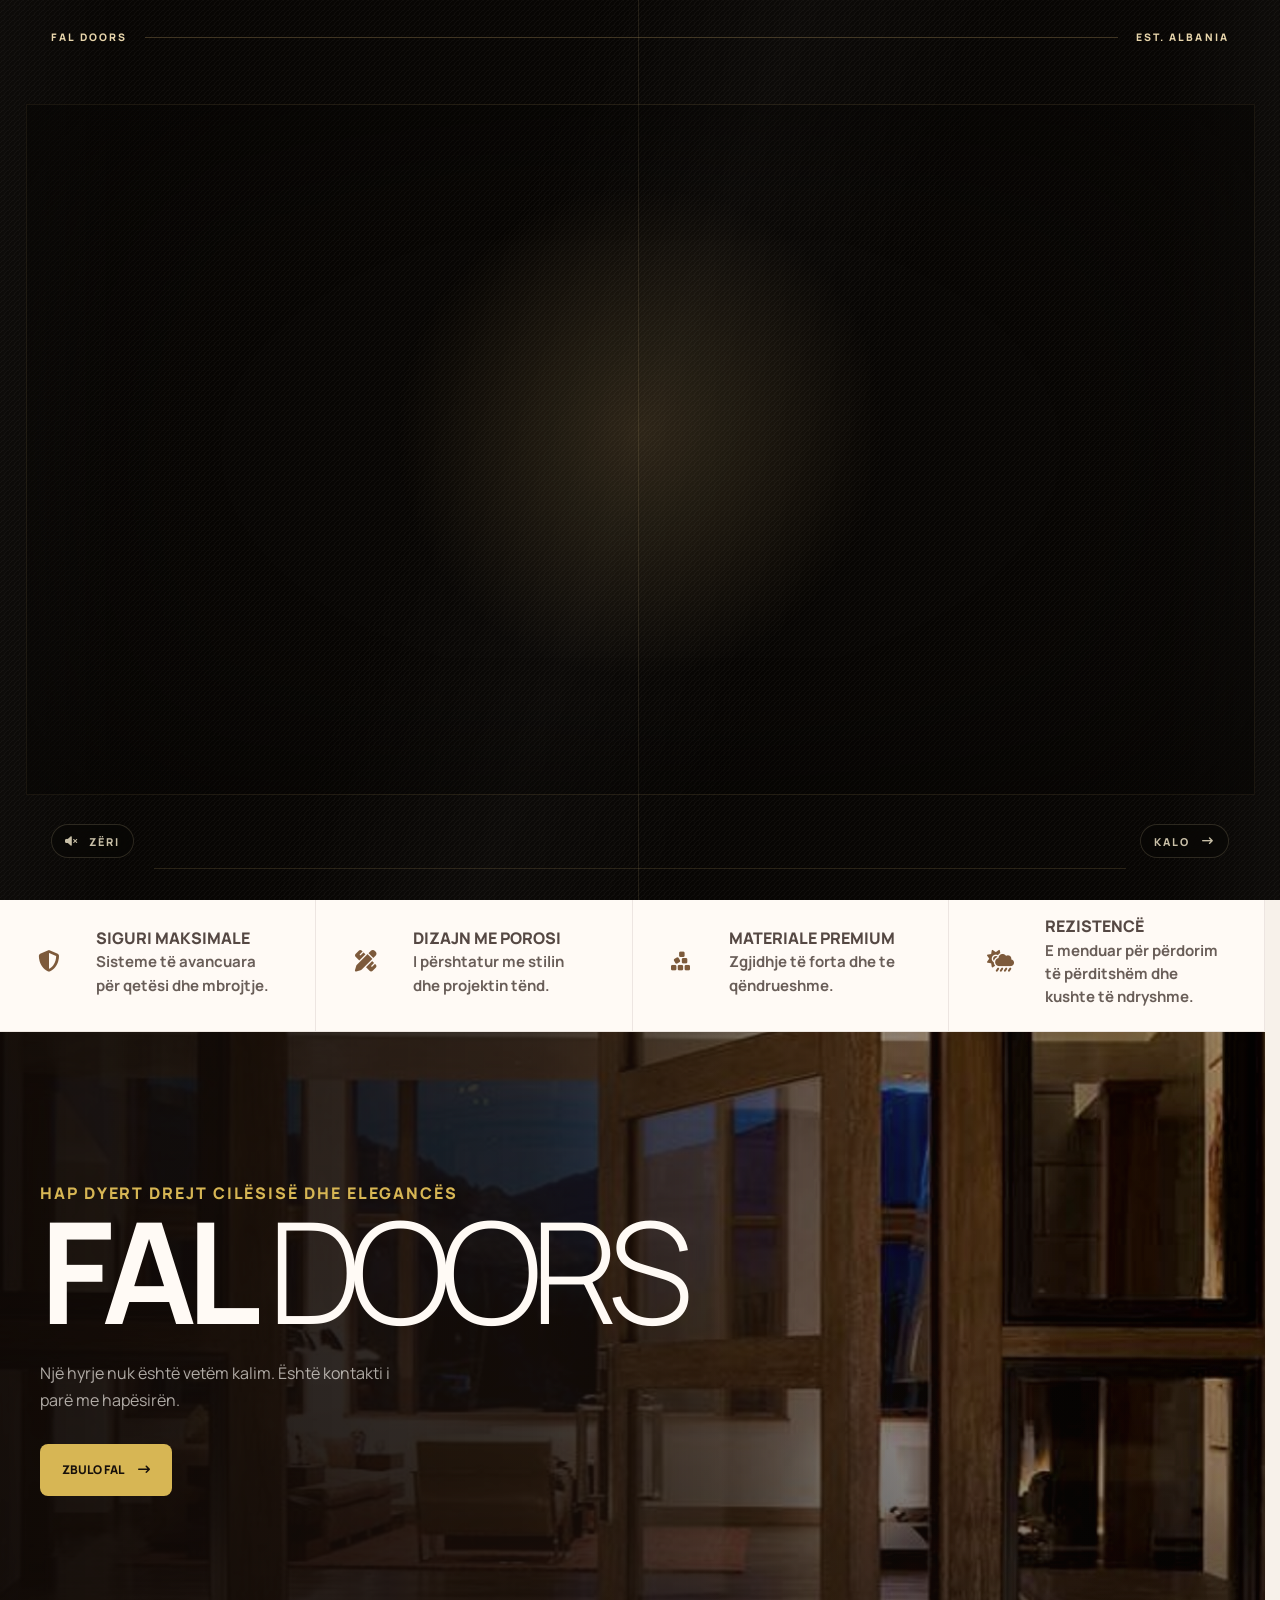
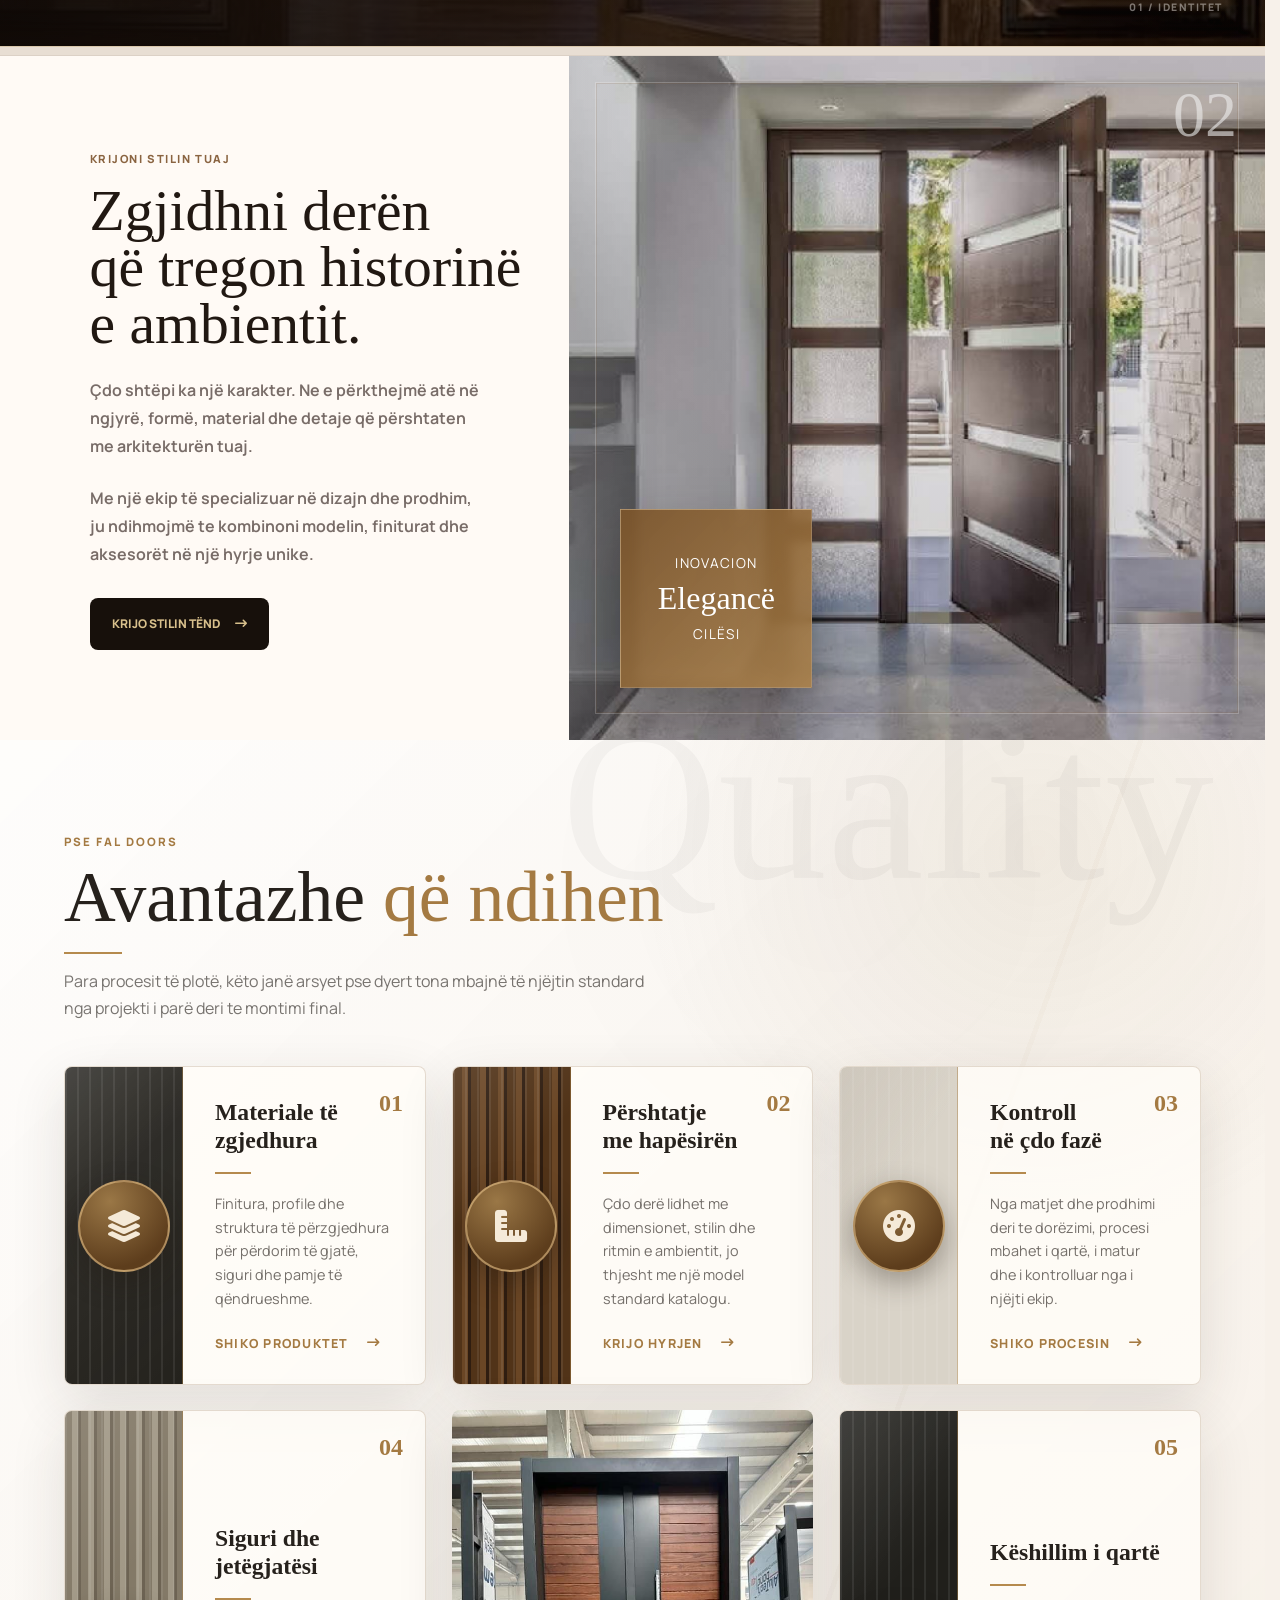
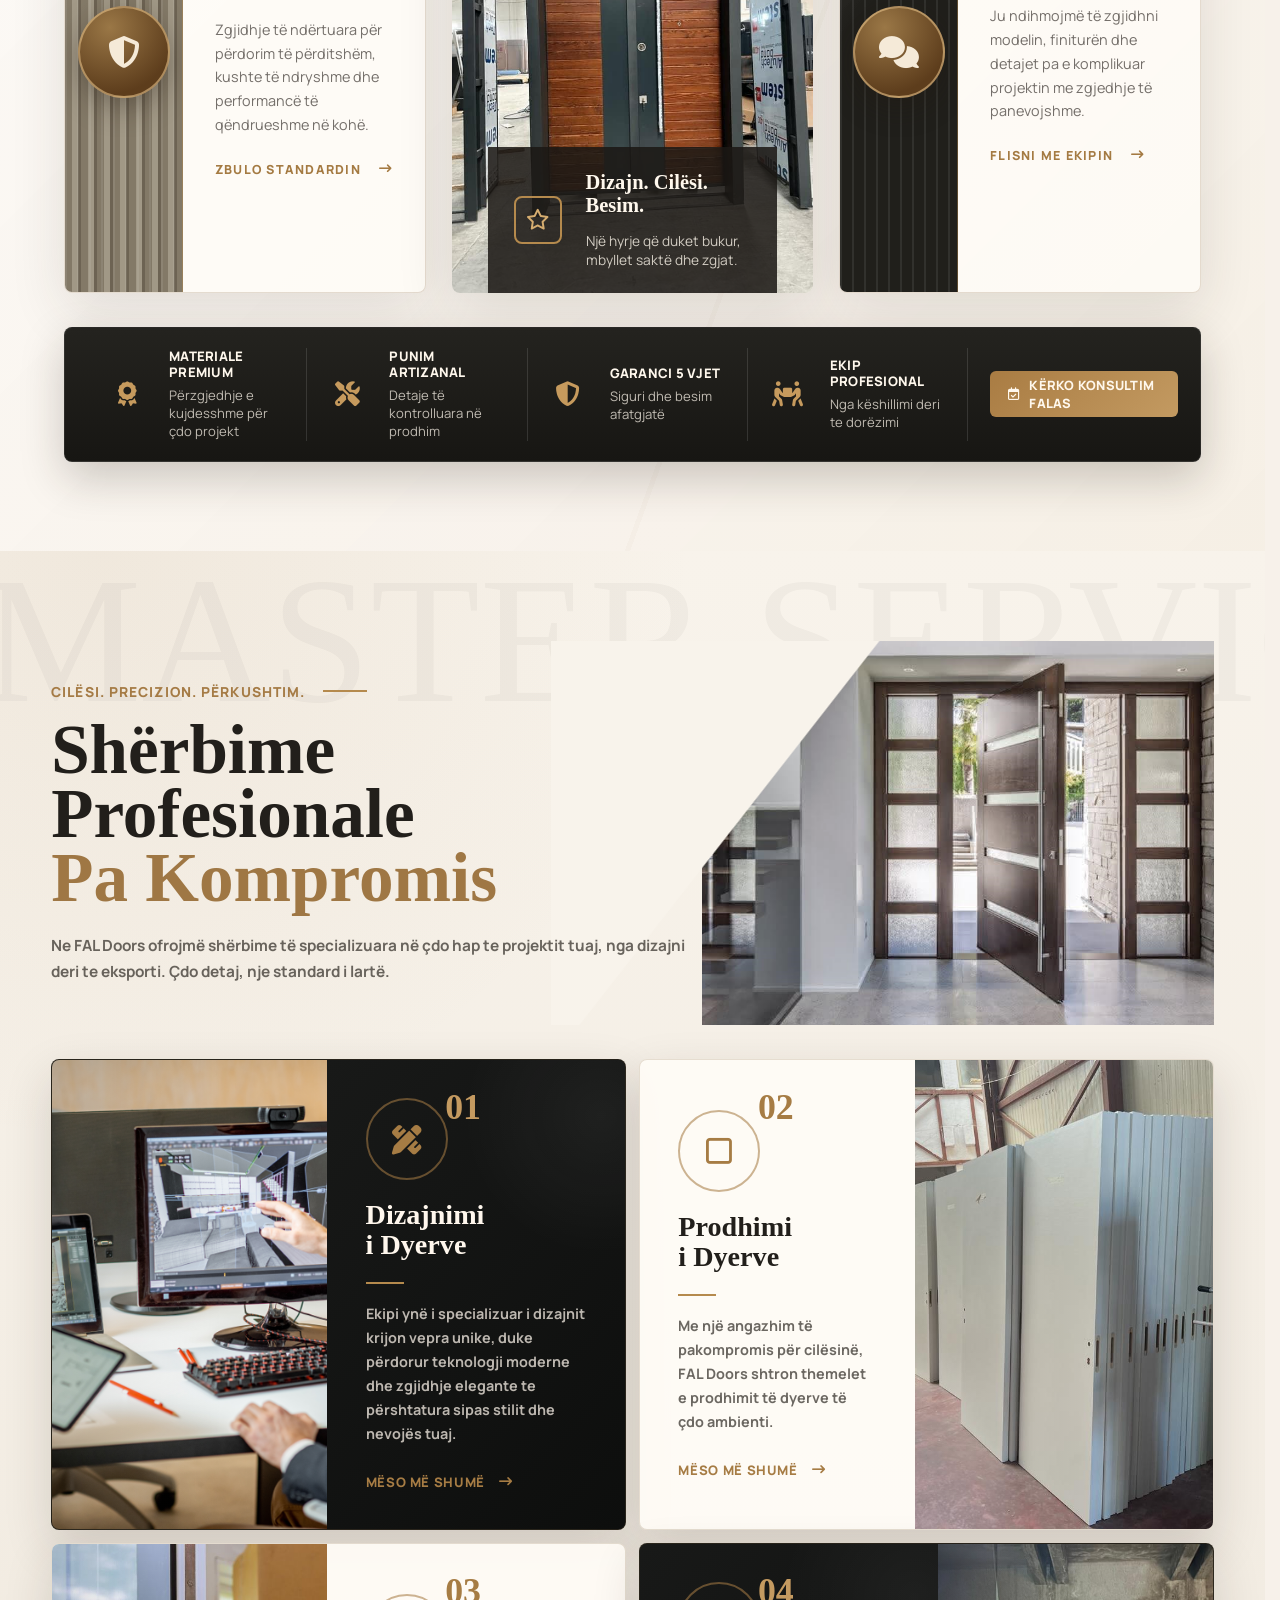
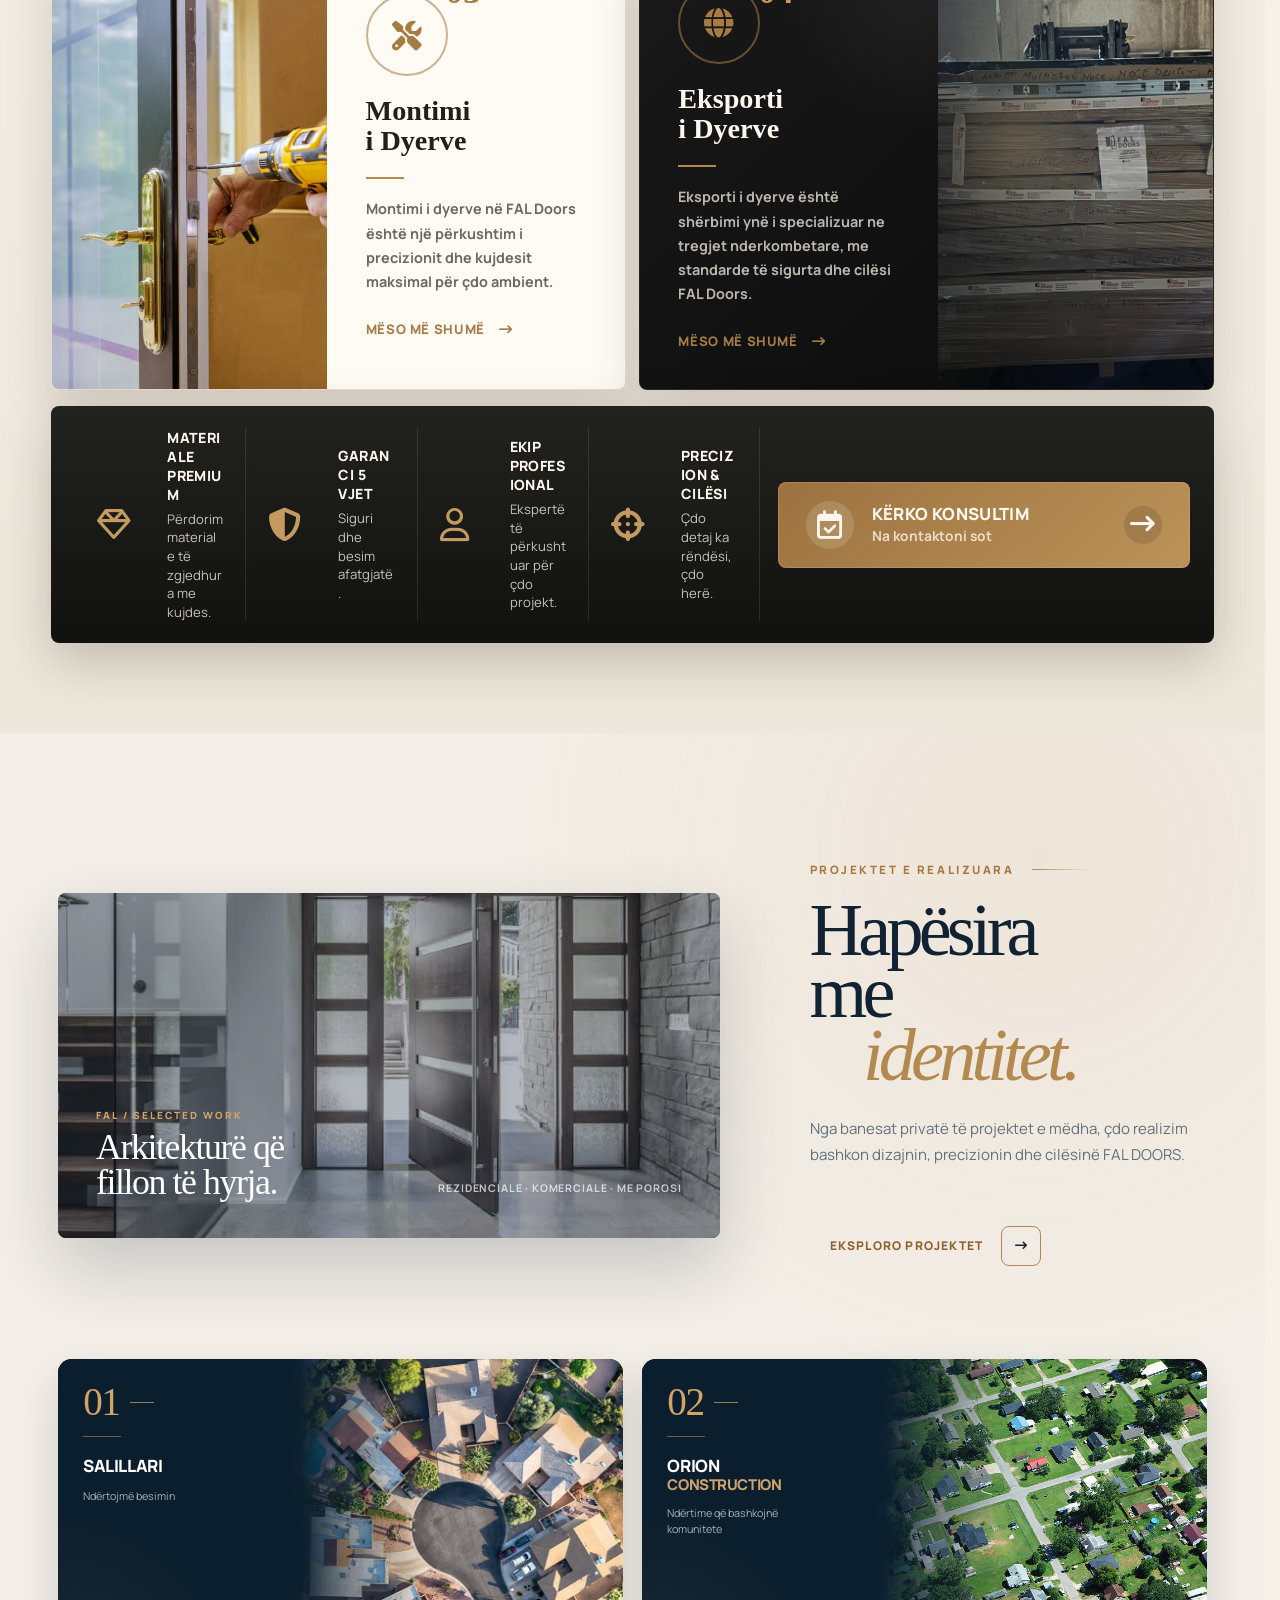
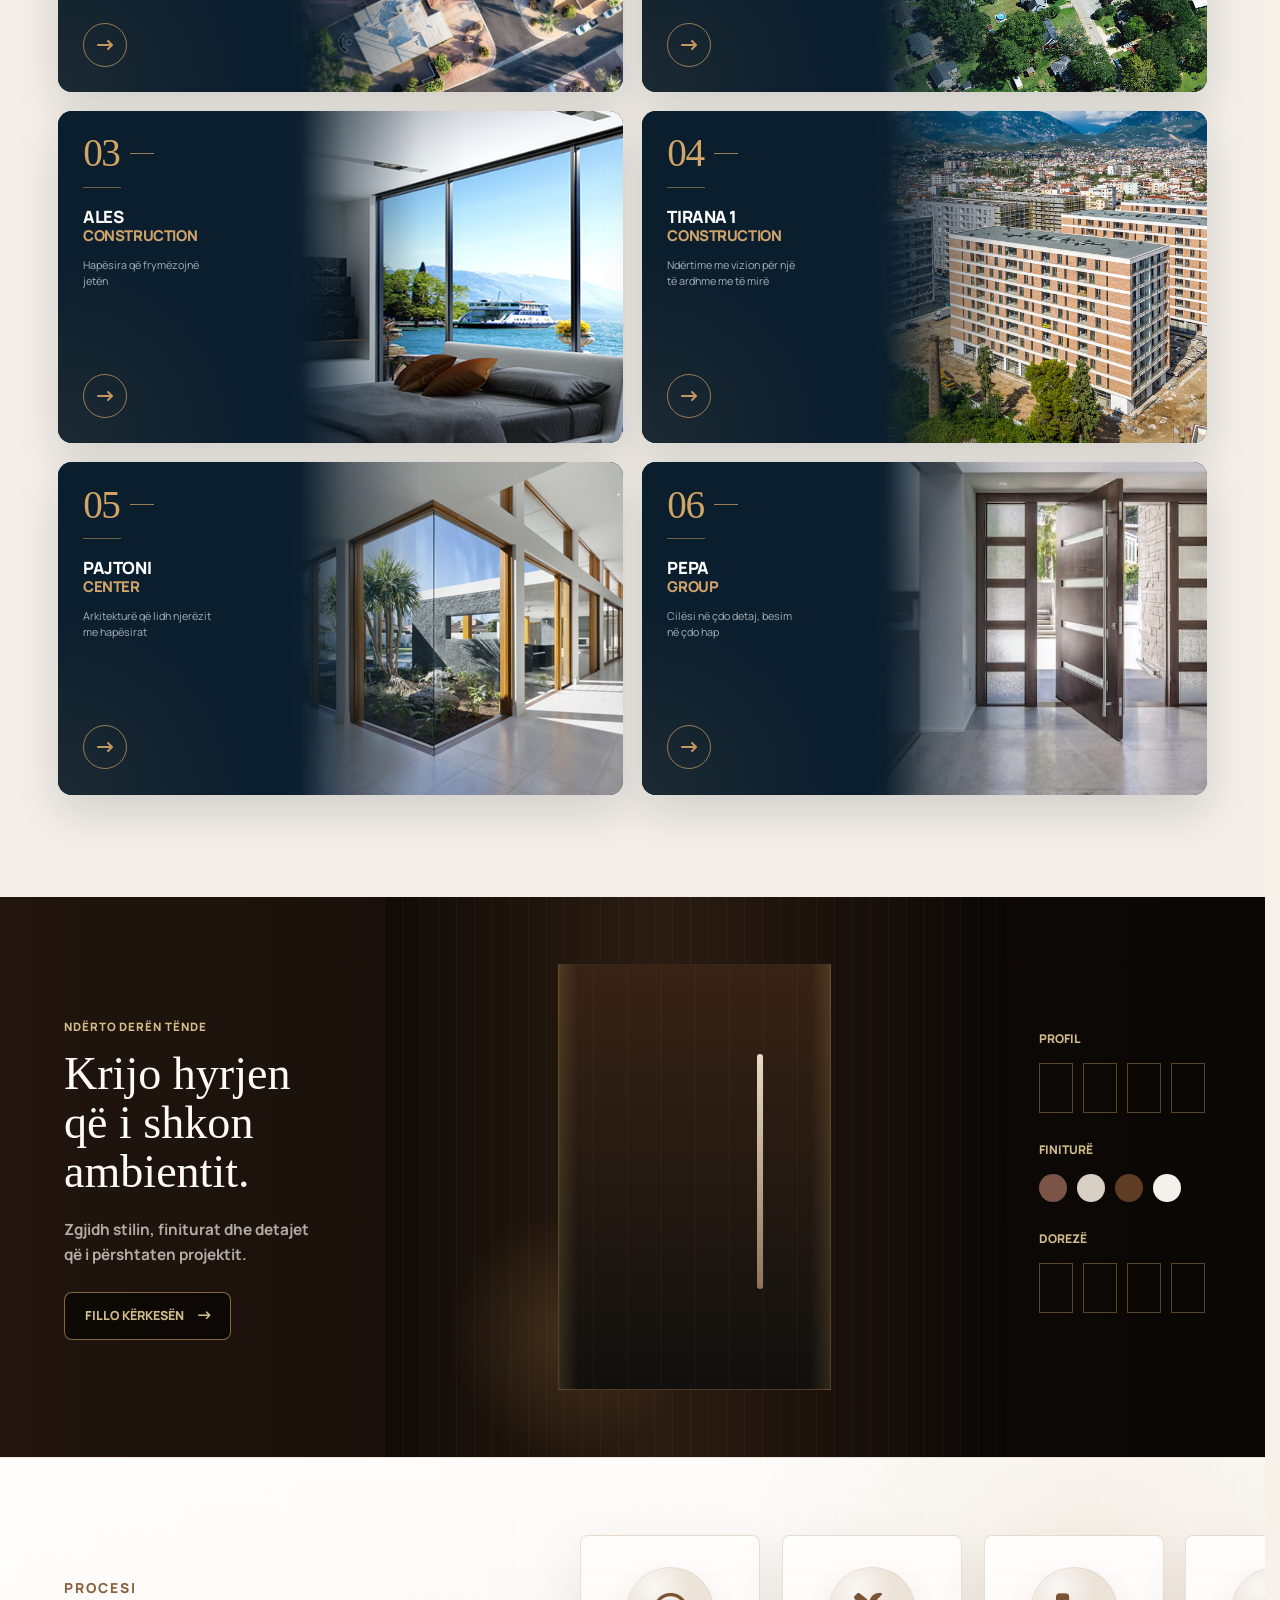
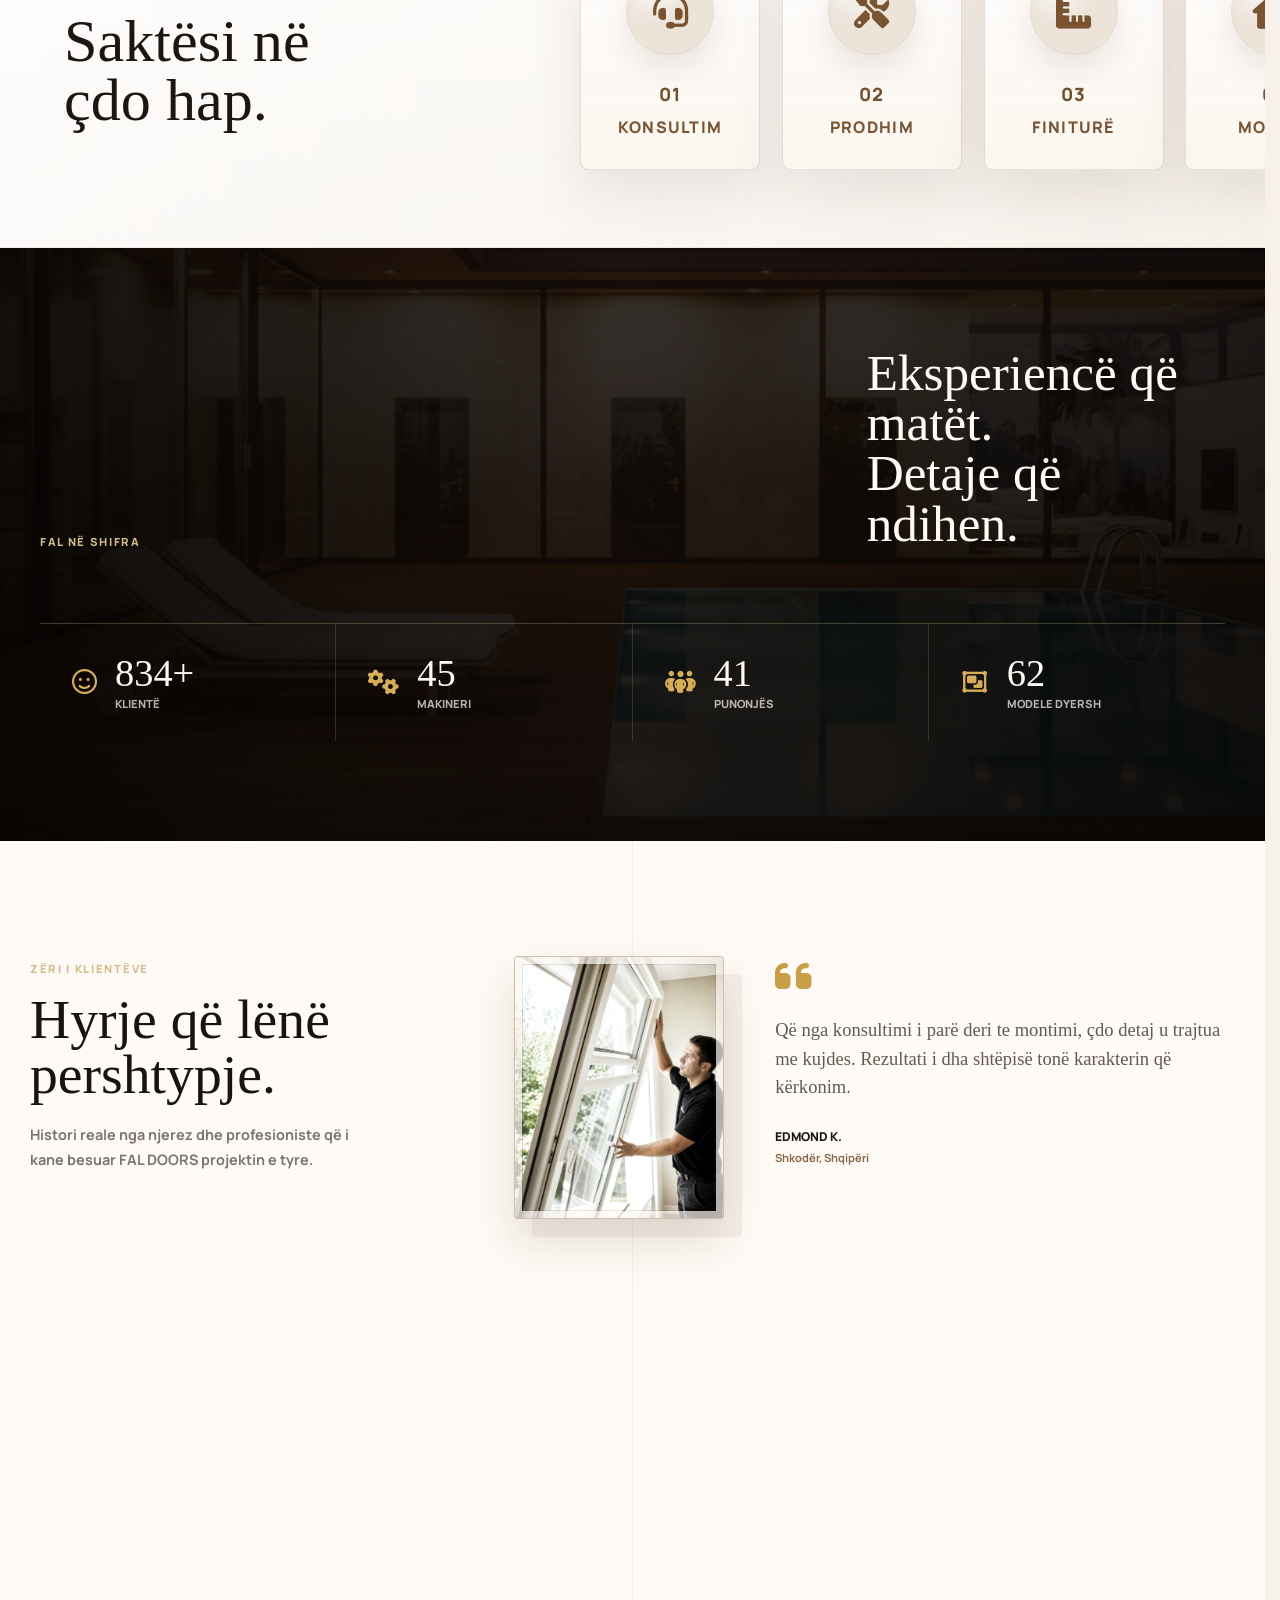
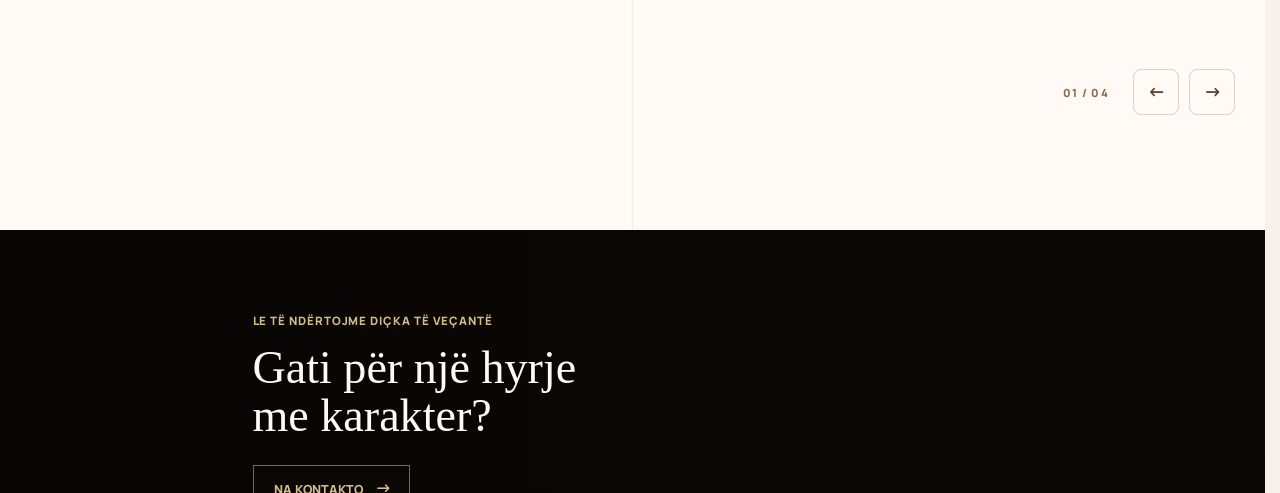
<file: index.html>
﻿<!doctype html>
<html lang="sq">
  <head>
    <!-- HEAD: browser metadata, SEO/social preview tags, fonts, icon library, and page styles. -->
    <!-- Character encoding: supports normal text rendering across browsers. -->
    <meta charset="UTF-8" />
    <!-- Viewport: makes CSS media queries and mobile scaling work correctly. -->
    <meta name="viewport" content="width=device-width, initial-scale=1" />
    <meta
      name="description"
      content="FAL DOORS krijon dyer të personalizuara, elegante dhe të qëndrueshme për shtëpi, vila dhe ambiente biznesi."
    />
    <meta property="og:title" content="FAL DOORS - Dyer me porosi" />
    <meta
      property="og:description"
      content="FAL DOORS krijon dyer të personalizuara, elegante dhe të qëndrueshme për shtëpi, vila dhe ambiente biznesi."
    />
    <meta property="og:image" content="https://faldoors.al/images/fal-doors.jpg" />
    <link rel="icon" href="images/favicon.svg" type="image/svg+xml" />
    <title>FAL DOORS - Dyer me porosi</title>
    <!-- Fonts: preconnect speeds up Google Fonts loading before the stylesheet request. -->
    <link rel="preconnect" href="https://fonts.googleapis.com" />
    <link rel="preconnect" href="https://fonts.gstatic.com" crossorigin />
    <link
      href="https://fonts.googleapis.com/css2?family=Manrope:wght@500;600;700;800&display=optional"
      rel="stylesheet"
    />
    <!-- Icons: Font Awesome supplies the nav, CTA, contact, feature, and social icons. -->
    <link
      rel="stylesheet"
      href="https://cdnjs.cloudflare.com/ajax/libs/font-awesome/6.5.1/css/all.min.css"
      integrity="sha512-DTOQO9RWCH3ppGqcWaEA1BIZOC6xxalwEsw9c2QQeAIftl+Vegovlnee1c9QX4TctnWMn13TZye+giMm8e2LwA=="
      crossorigin="anonymous"
      referrerpolicy="no-referrer"
    />
    <!-- Version stylesheet: all bold-version layout, color, type, and responsive rules. -->
    <link rel="stylesheet" href="version-bold.css?v=20260720i18n" />
    <!-- Shared floating-social stylesheet: reused by both visual versions. -->
    <link rel="stylesheet" href="shared-floating.css?v=20260628a" />
    <link rel="canonical" href="https://faldoors.al/" />
    <meta property="og:url" content="https://faldoors.al/" />
  </head>
  <body class="bold-home-page">
    <!-- CINEMATIC INTRO: shown once për browsing session before the bold homepage. -->
    <div class="fal-intro" id="falIntro" aria-label="FAL DOORS prezantim">
      <div
        class="fal-intro__panel fal-intro__panel--left"
        aria-hidden="true"
      ></div>
      <div
        class="fal-intro__panel fal-intro__panel--right"
        aria-hidden="true"
      ></div>
      <div class="fal-intro__glow" aria-hidden="true"></div>
      <div class="fal-intro__frame">
        <video id="falIntroVideo" muted playsinline preload="auto">
          <source src="images/fal-door-intro-9s-1080p.mp4" type="video/mp4" />
        </video>
      </div>
      <div class="fal-intro__threshold" aria-hidden="true">
        <span class="fal-intro__threshold-mark">FAL</span>
        <i></i>
        <span class="fal-intro__threshold-copy">HYRJE ME IDENTITET</span>
      </div>
      <div class="fal-intro__topline" aria-hidden="true">
        <span>FAL DOORS</span><i></i><span>EST. ALBANIA</span>
      </div>
      <button
        class="fal-intro__skip"
        type="button"
        aria-label="Kalo prezantimin"
      >
        <span>Kalo</span
        ><i class="fa-solid fa-arrow-right-long" aria-hidden="true"></i>
      </button>
      <button
        class="fal-intro__sound"
        type="button"
        aria-label="Aktivizo zërin"
        aria-pressed="false"
      >
        <i class="fa-solid fa-volume-xmark" aria-hidden="true"></i
        ><span>Zëri</span>
      </button>
      <div class="fal-intro__progress" aria-hidden="true"><i></i></div>
    </div>
    <!-- PAGE STRUCTURE: floating social links, header/navigation, page-specific main content, footer, shared JavaScript. -->
    <!-- FLOATING SOCIAL BAR: quick external links that stay visible while scrolling. -->
    <div class="floating-social" aria-label="Linqë të shpejta sociale">
      <!-- SOCIAL LINK: Facebook page opens in a new tab. -->
      <a
        class="floating-social__btn"
        href="https://www.facebook.com/p/FAL-Doors-61554308700425/"
        target="_blank"
        rel="noopener"
        aria-label="Facebook"
      >
        <!-- Social icon: Facebook -->
        <i class="fa-brands fa-facebook-f" aria-hidden="true"></i>
        <span class="u-visually-hidden">Facebook</span>
      </a>
      <!-- SOCIAL LINK: Instagram profile opens in a new tab. -->
      <a
        class="floating-social__btn"
        href="https://www.instagram.com/fal.doors/?hl=en"
        target="_blank"
        rel="noopener"
        aria-label="Instagram"
      >
        <!-- Social icon: Instagram -->
        <i class="fa-brands fa-instagram" aria-hidden="true"></i>
        <span class="u-visually-hidden">Instagram</span>
      </a>
      <!-- SOCIAL LINK: TikTok profile opens in a new tab. -->
      <a
        class="floating-social__btn"
        href="https://www.tiktok.com/@fal.doors"
        target="_blank"
        rel="noopener"
        aria-label="TikTok"
      >
        <!-- Social icon: TikTok -->
        <i class="fa-brands fa-tiktok" aria-hidden="true"></i>
        <span class="u-visually-hidden">TikTok</span>
      </a>
      <!-- SOCIAL LINK: LinkedIn company page opens in a new tab. -->
      <a
        class="floating-social__btn"
        href="https://www.linkedin.com/company/fal-doors/?trk=public_post_feed-actor-name&originalSubdomain=al"
        target="_blank"
        rel="noopener"
        aria-label="LinkedIn"
      >
        <!-- Social icon: LinkedIn -->
        <i class="fa-brands fa-linkedin-in" aria-hidden="true"></i>
        <span class="u-visually-hidden">LinkedIn</span>
      </a>
      <!-- SOCIAL LINK: WhatsApp opens a direct chat. -->
      <a
        class="floating-social__btn"
        href="https://wa.me/355696032648"
        target="_blank"
        rel="noopener"
        aria-label="WhatsApp"
      >
        <!-- Social icon: WhatsApp -->
        <i class="fa-brands fa-whatsapp" aria-hidden="true"></i>
        <span class="u-visually-hidden">WhatsApp</span>
      </a>
      <!-- BACK TO TOP: version-bold.js scrolls the page to the top when this compact arrow is clicked. -->
      <button
        class="floating-social__top"
        type="button"
        aria-label="Kthehu në krye"
      >
        <i class="fa-solid fa-arrow-up" aria-hidden="true"></i>
      </button>
    </div>
    <!-- SITE HEADER: logo, primary navigation, quote CTA, and language selector. -->
    <header class="version-bold-header">
      <!-- LOGO LINK: returns users to the matching version homepage. -->
      <a
        class="version-bold-logo"
        href="index.html"
        aria-label="FAL DOORS Kryefaqja"
      >
        <!-- Logo image: brand mark used as the visual home link. -->
        <img
          src="images/fal_doors_nav.png"
          alt="FAL DOORS"
          width="142"
          height="48"
        />
      </a>
      <!-- MOBILE MENU BUTTON: toggles the collapsed navigation on small screens. -->
      <button
        class="version-bold-menu-toggle"
        type="button"
        aria-expanded="false"
        aria-controls="bold-main-nav"
        aria-label="Hap menunë"
      >
        <!-- Icon bars: CSS turns these three empty elements into the hamburger lines. -->
        <i></i><i></i><i></i>
      </button>

      <!-- PRIMARY NAVIGATION: main site pages for this version. -->
      <nav
        class="version-bold-nav"
        id="bold-main-nav"
        aria-label="Navigimi kryesor"
      >
        <!-- .is-active tells CSS which nav item should show the current-page statë. -->
        <a class="is-active" href="index.html">KRYEFAQJA</a>
        <a href="version-bold-about.html">RRETH NESH</a>
        <a href="version-bold-products.html">PRODUKTET</a>
        <a href="version-bold-projects.html">PROJEKTET</a>
        <a href="version-bold-gallery.html">GALERIA</a>
        <a href="version-bold-create.html">KRIJO HYRJEN</a>
        <a href="version-bold-contact.html">KONTAKT</a>
      </nav>

      <!-- LOCKED: Do not change navbar/language placement unless the client explicitly asks. -->
      <!-- HEADER ACTIONS: quote shortcut and language controls. -->
      <div class="version-bold-actions">
        <!-- Quote shortcut: kept outside the main nav so it remains a business CTA. -->
        <a class="version-bold-quote-link" href="version-bold-quote.html"
          >Kërkesë ofertë</a
        >
        <div class="version-bold-languages" aria-label="Zgjedhja e gjuhës">
          <!-- Language buttons: JS marks the selected button and reports whether the language is available. -->
          <button type="button" data-lang="sq">
            <img src="images/flag_al.png" alt="" /> AL
          </button>
          <span></span>
          <button type="button" data-lang="it">
            <img src="images/flag_it.png" alt="" /> IT
          </button>
          <span></span>
          <button type="button" data-lang="en">
            <img src="images/flag_en.png" alt="" /> EN
          </button>
        </div>
      </div>
    </header>

    <!-- MAIN CONTENT: unique content for this page. -->
    <main class="version-bold-home">
      <!-- HERO: first screen with headline, primary CTA, and presentation video. -->
      <section class="bold-home-hero bold-home-hero--cinematic">
        <div class="bold-home-hero-visual">
          <video
            class="bold-home-hero-video"
            data-src="images/fal-doors-presentation-web.mp4"
            data-autoplay
            poster="images/fal-doors.jpg"
            controls
            muted
            playsinline
            loop
            preload="none"
          ></video>
          <div class="bold-home-hero-shade" aria-hidden="true"></div>
          <div class="bold-home-hero-media-head">
            <span>Film prezantues</span><small>FAL DOORS / 00:33</small>
          </div>
        </div>
        <div class="bold-home-hero-copy">
          <span>FAL DOORS / HYRJE ME POROSI</span>
          <h1>Dyer që i japin <em>identitet</em> hapësirës.</h1>
          <p>
            Projektim, prodhim dhe montim i dyerve të krijuara për arkitekturën
            tuaj.
          </p>
          <div class="bold-home-hero-actions">
            <a href="version-bold-products.html"
              >Shiko produktet
              <i class="fa-solid fa-arrow-right-long" aria-hidden="true"></i
            ></a>
            <a href="version-bold-create.html">Krijo hyrjen</a>
          </div>
          <div class="bold-home-hero-proof" aria-label="Avantazhet FAL DOORS">
            <div>
              <strong>20+ <em>Vite</em></strong
              ><span>Përvojë</span>
            </div>
            <div>
              <strong>100% <em>Prodhim</em></strong
              ><span>Me porosi</span>
            </div>
            <div>
              <strong>01 <em>Partner</em></strong
              ><span>Nga ideja të montimi</span>
            </div>
          </div>
        </div>
        <div class="bold-home-video-note">
          <i class="fa-solid fa-circle-play" aria-hidden="true"></i> Film në
          transmetim · kontrollet mbeten aktive
        </div>
      </section>

      <!-- FEATURE STRIP: four short trust/value points below the hero. -->
      <section
        class="bold-home-features"
        aria-label="Pikat kryesore të produkteve"
      >
        <div>
          <i class="fa-solid fa-shield-halved" aria-hidden="true"></i
          ><span
            ><strong>Siguri maksimale</strong>Sisteme të avancuara për qetësi
            dhe mbrojtje.</span
          >
        </div>
        <div>
          <i class="fa-solid fa-pen-ruler" aria-hidden="true"></i
          ><span
            ><strong>Dizajn me porosi</strong>I përshtatur me stilin dhe
            projektin tënd.</span
          >
        </div>
        <div>
          <i class="fa-solid fa-cubes-stacked" aria-hidden="true"></i
          ><span
            ><strong>Materiale premium</strong>Zgjidhje të forta dhe te
            qëndrueshme.</span
          >
        </div>
        <div>
          <i class="fa-solid fa-cloud-sun-rain" aria-hidden="true"></i
          ><span
            ><strong>Rezistencë</strong>E menduar për përdorim të përditshëm dhe
            kushte të ndryshme.</span
          >
        </div>
      </section>

      <section class="bold-home-manifesto">
        <div class="bold-home-manifesto__media">
          <img
            src="images/archive-stone-villa-glass-doors.jpg"
            alt="Arkitekturë moderne me hyrje të kuruar"
            loading="lazy"
          />
        </div>
        <div class="bold-home-manifesto__shade" aria-hidden="true"></div>
        <div class="bold-home-manifesto__content">
          <span>Hap dyert drejt cilësisë dhe elegancës</span>
          <h2><i>FAL</i> DOORS</h2>
          <p>
            Një hyrje nuk është vetëm kalim. Është kontakti i parë me hapësirën.
          </p>
          <a href="version-bold-about.html"
            >Zbulo FAL
            <i class="fa-solid fa-arrow-right-long" aria-hidden="true"></i
          ></a>
        </div>
        <div class="bold-home-manifesto__index" aria-hidden="true">
          01 / IDENTITET
        </div>
      </section>

      <section class="bold-home-style-story">
        <div class="bold-home-style-story__copy">
          <span>Krijoni stilin tuaj</span>
          <h2>
            <span>Zgjidhni derën</span>
            <span>që tregon historinë</span>
            <span>e ambientit.</span>
          </h2>
          <p>
            Çdo shtëpi ka një karakter. Ne e përkthejmë atë në ngjyrë, formë,
            material dhe detaje që përshtaten me arkitekturën tuaj.
          </p>
          <p>
            Me një ekip të specializuar në dizajn dhe prodhim, ju ndihmojmë te
            kombinoni modelin, finiturat dhe aksesorët në një hyrje unike.
          </p>
          <a href="version-bold-create.html"
            >Krijo stilin tënd
            <i class="fa-solid fa-arrow-right-long" aria-hidden="true"></i
          ></a>
        </div>
        <div class="bold-home-style-story__visual">
          <img
            src="images/archive-luxury-modern-entry-door.jpg"
            alt="Modele dyersh FAL me kombinime druri dhe metali"
            loading="lazy"
          />
          <div class="bold-home-style-story__seal">
            <span>Inovacion</span><strong>Elegancë</strong><span>Cilësi</span>
          </div>
          <span class="bold-home-style-story__number" aria-hidden="true"
            >02</span
          >
        </div>
      </section>

      <!-- CAPABILITIES: compact proof points that explain why clients choose FAL DOORS. -->
      <section
        class="bold-home-services bold-home-capabilities"
        id="home-services"
        aria-labelledby="home-services-title"
      >
        <div class="bold-home-services__intro">
          <span>Pse FAL DOORS</span>
          <h2 id="home-services-title">Avantazhe <em>që ndihen</em></h2>
          <p>
            Para procesit të plotë, këto janë arsyet pse dyert tona mbajnë të
            njëjtin standard nga projekti i parë deri te montimi final.
          </p>
        </div>

        <div class="bold-home-services__grid">
          <article class="bold-home-service-card">
            <div class="bold-home-service-card__texture bold-home-service-card__texture--stone">
              <i class="fa-solid fa-layer-group" aria-hidden="true"></i>
            </div>
            <div class="bold-home-service-card__body">
              <span>01</span>
              <h3>Materiale të zgjedhura</h3>
              <p>
                Finitura, profile dhe struktura të përzgjedhura për përdorim të
                gjatë, siguri dhe pamje të qëndrueshme.
              </p>
              <a href="version-bold-products.html">Shiko produktet <i class="fa-solid fa-arrow-right-long" aria-hidden="true"></i></a>
            </div>
          </article>

          <article class="bold-home-service-card">
            <div class="bold-home-service-card__texture bold-home-service-card__texture--wood">
              <i class="fa-solid fa-ruler-combined" aria-hidden="true"></i>
            </div>
            <div class="bold-home-service-card__body">
              <span>02</span>
              <h3>Përshtatje me hapësirën</h3>
              <p>
                Çdo derë lidhet me dimensionet, stilin dhe ritmin e ambientit,
                jo thjesht me një model standard katalogu.
              </p>
              <a href="version-bold-create.html">Krijo hyrjen <i class="fa-solid fa-arrow-right-long" aria-hidden="true"></i></a>
            </div>
          </article>

          <article class="bold-home-service-card">
            <div class="bold-home-service-card__texture bold-home-service-card__texture--marble">
              <i class="fa-solid fa-gauge-high" aria-hidden="true"></i>
            </div>
            <div class="bold-home-service-card__body">
              <span>03</span>
              <h3>Kontroll në çdo fazë</h3>
              <p>
                Nga matjet dhe prodhimi deri te dorëzimi, procesi mbahet i
                qartë, i matur dhe i kontrolluar nga i njëjti ekip.
              </p>
              <a href="#service-process-title">Shiko procesin <i class="fa-solid fa-arrow-right-long" aria-hidden="true"></i></a>
            </div>
          </article>

          <article class="bold-home-service-card">
            <div class="bold-home-service-card__texture bold-home-service-card__texture--ribbed">
              <i class="fa-solid fa-shield-halved" aria-hidden="true"></i>
            </div>
            <div class="bold-home-service-card__body">
              <span>04</span>
              <h3>Siguri dhe jetëgjatësi</h3>
              <p>
                Zgjidhje të ndërtuara për përdorim të përditshëm, kushte të
                ndryshme dhe performancë të qëndrueshme në kohë.
              </p>
              <a href="version-bold-about.html">Zbulo standardin <i class="fa-solid fa-arrow-right-long" aria-hidden="true"></i></a>
            </div>
          </article>

          <article class="bold-home-services__feature" aria-label="FAL DOORS material and design confidence">
            <img
              src="images/archive-showroom-wood-double-door.jpg"
              alt="Derë dopio prej druri në ekspozitën FAL DOORS"
              loading="lazy"
            />
            <div>
              <i class="fa-regular fa-star" aria-hidden="true"></i>
              <strong>Dizajn. Cilësi. Besim.</strong>
              <span>Një hyrje që duket bukur, mbyllet saktë dhe zgjat.</span>
            </div>
          </article>

          <article class="bold-home-service-card">
            <div class="bold-home-service-card__texture bold-home-service-card__texture--dark">
              <i class="fa-solid fa-comments" aria-hidden="true"></i>
            </div>
            <div class="bold-home-service-card__body">
              <span>05</span>
              <h3>Këshillim i qartë</h3>
              <p>
                Ju ndihmojmë të zgjidhni modelin, finiturën dhe detajet pa e
                komplikuar projektin me zgjedhje të panevojshme.
              </p>
              <a href="version-bold-contact.html">Flisni me ekipin <i class="fa-solid fa-arrow-right-long" aria-hidden="true"></i></a>
            </div>
          </article>
        </div>

        <div class="bold-home-services__trust" aria-label="Avantazhet FAL DOORS">
          <article>
            <i class="fa-solid fa-award" aria-hidden="true"></i>
            <div>
              <h3>Materiale Premium</h3>
              <p>Përzgjedhje e kujdesshme për çdo projekt</p>
            </div>
          </article>
          <article>
            <i class="fa-solid fa-screwdriver-wrench" aria-hidden="true"></i>
            <div>
              <h3>Punim Artizanal</h3>
              <p>Detaje të kontrolluara në prodhim</p>
            </div>
          </article>
          <article>
            <i class="fa-solid fa-shield-halved" aria-hidden="true"></i>
            <div>
              <h3>Garanci 5 Vjet</h3>
              <p>Siguri dhe besim afatgjatë</p>
            </div>
          </article>
          <article>
            <i class="fa-solid fa-people-carry-box" aria-hidden="true"></i>
            <div>
              <h3>Ekip Profesional</h3>
              <p>Nga këshillimi deri te dorëzimi</p>
            </div>
          </article>
          <a href="version-bold-quote.html">
            <i class="fa-regular fa-calendar-check" aria-hidden="true"></i>
            Kërko Konsultim Falas
          </a>
        </div>
      </section>

      <!-- SERVICE PROCESS: larger professional services panel with image-led cards. -->
      <section
        class="bold-service-process"
        aria-labelledby="service-process-title"
      >
        <div class="bold-service-process__hero">
          <div class="bold-service-process__copy">
            <span>Cilësi. Precizion. Përkushtim.</span>
            <h2 id="service-process-title">
              Shërbime Profesionale <em>Pa Kompromis</em>
            </h2>
            <p>
              Ne FAL Doors ofrojmë shërbime të specializuara në çdo hap te
              projektit tuaj, nga dizajni deri te eksporti. Çdo detaj, nje
              standard i lartë.
            </p>
          </div>
          <img
            src="images/archive-modern-entry-door-room.png"
            alt="Derë modernë FAL DOORS ne ambient interior premium"
            loading="lazy"
          />
        </div>

        <div class="bold-service-process__grid">
          <article class="bold-service-process-card bold-service-process-card--dark">
            <figure>
              <img
                src="images/archive-architect-door-design.jpg"
                alt="Proces dizajnimi për dyer me plan teknik"
                loading="lazy"
              />
            </figure>
            <div class="bold-service-process-card__body">
              <i class="fa-solid fa-pencil-ruler" aria-hidden="true"></i>
              <span>01</span>
              <h3>Dizajnimi i Dyerve</h3>
              <p>
                Ekipi ynë i specializuar i dizajnit krijon vepra unike, duke
                përdorur teknologji moderne dhe zgjidhje elegante te
                përshtatura sipas stilit dhe nevojës tuaj.
              </p>
              <a href="version-bold-create.html">Mëso më shumë <i class="fa-solid fa-arrow-right-long" aria-hidden="true"></i></a>
            </div>
          </article>

          <article class="bold-service-process-card bold-service-process-card--light">
            <div class="bold-service-process-card__body">
              <i class="fa-regular fa-square" aria-hidden="true"></i>
              <span>02</span>
              <h3>Prodhimi i Dyerve</h3>
              <p>
                Me një angazhim të pakompromis për cilësinë, FAL Doors shtron
                themelet e prodhimit të dyerve të çdo ambienti.
              </p>
              <a href="version-bold-products.html">Mëso më shumë <i class="fa-solid fa-arrow-right-long" aria-hidden="true"></i></a>
            </div>
            <figure>
              <img
                src="images/factory-line.jpg"
                alt="Linja e prodhimit të dyerve ne fabrike"
                loading="lazy"
              />
            </figure>
          </article>

          <article class="bold-service-process-card bold-service-process-card--light">
            <figure>
              <img
                src="images/archive-door-installation-craftsman.jpg"
                alt="Montim profesional i derës ne objekt"
                loading="lazy"
              />
            </figure>
            <div class="bold-service-process-card__body">
              <i class="fa-solid fa-screwdriver-wrench" aria-hidden="true"></i>
              <span>03</span>
              <h3>Montimi i Dyerve</h3>
              <p>
                Montimi i dyerve në FAL Doors është një përkushtim i
                precizionit dhe kujdesit maksimal për çdo ambient.
              </p>
              <a href="version-bold-contact.html">Mëso më shumë <i class="fa-solid fa-arrow-right-long" aria-hidden="true"></i></a>
            </div>
          </article>

          <article class="bold-service-process-card bold-service-process-card--export">
            <div class="bold-service-process-card__body">
              <i class="fa-solid fa-globe" aria-hidden="true"></i>
              <span>04</span>
              <h3>Eksporti i Dyerve</h3>
              <p>
                Eksporti i dyerve është shërbimi ynë i specializuar ne tregjet
                nderkombetare, me standarde të sigurta dhe cilësi FAL Doors.
              </p>
              <a href="version-bold-contact.html">Mëso më shumë <i class="fa-solid fa-arrow-right-long" aria-hidden="true"></i></a>
            </div>
            <figure>
              <img
                src="images/archive-packaged-door-production.jpg"
                alt="Dyer të paketuara gati për transport dhe eksport"
                loading="lazy"
              />
            </figure>
          </article>
        </div>

        <div class="bold-service-process__trust" aria-label="Avantazhet e shërbimit profesional">
          <article>
            <i class="fa-regular fa-gem" aria-hidden="true"></i>
            <div>
              <h3>Materiale Premium</h3>
              <p>Përdorim materiale të zgjedhura me kujdes.</p>
            </div>
          </article>
          <article>
            <i class="fa-solid fa-shield-halved" aria-hidden="true"></i>
            <div>
              <h3>Garanci 5 Vjet</h3>
              <p>Siguri dhe besim afatgjatë.</p>
            </div>
          </article>
          <article>
            <i class="fa-regular fa-user" aria-hidden="true"></i>
            <div>
              <h3>Ekip Profesional</h3>
              <p>Ekspertë të përkushtuar për çdo projekt.</p>
            </div>
          </article>
          <article>
            <i class="fa-solid fa-crosshairs" aria-hidden="true"></i>
            <div>
              <h3>Precizion &amp; Cilësi</h3>
              <p>Çdo detaj ka rëndësi, çdo herë.</p>
            </div>
          </article>
          <a href="version-bold-quote.html">
            <i class="fa-regular fa-calendar-check" aria-hidden="true"></i>
            <span>
              <strong>Kërko Konsultim</strong>
              <small>Na kontaktoni sot</small>
            </span>
            <i class="fa-solid fa-arrow-right-long" aria-hidden="true"></i>
          </a>
        </div>
      </section>

      <!-- PROJECT PREVIEW: architectural portfolio with editorial hero and client cards. -->
      <section class="bold-home-projects" aria-labelledby="home-projects-title">
        <header class="bold-home-projects__head">
          <div class="bold-home-projects__copy">
            <span>Projektet e realizuara</span>
            <h2 id="home-projects-title">Hapësira me <em>identitet.</em></h2>
            <p>
              Nga banesat privatë të projektet e mëdha, çdo realizim bashkon
              dizajnin, precizionin dhe cilësinë FAL DOORS.
            </p>
            <a href="version-bold-projects.html"
              >Eksploro projektet
              <i class="fa-solid fa-arrow-right-long" aria-hidden="true"></i
            ></a>
          </div>
          <div class="bold-home-projects__art">
            <i class="bold-home-projects__arc"></i>
            <i class="bold-home-projects__disc"></i>
            <img
              src="images/archive-modern-entry-door-interior.jpg"
              alt="Derë moderne prej druri në një ambient të ndriçuar natyralisht"
              loading="lazy"
            />
            <div class="bold-home-projects__art-note">
              <span>FAL / SELECTED WORK</span>
              <strong>Arkitekturë që fillon të hyrja.</strong>
              <small>Rezidenciale · Komerciale · Me porosi</small>
            </div>
          </div>
        </header>
        <div class="bold-home-project-grid">
          <a
            class="bold-home-project-card"
            href="version-bold-projects.html#salillari"
            data-project="0"
          >
            <img
              src="images/uploads/uploads/2015/05/Downloader.la-62ea93e340018.jpg"
              alt="Pamje ajrore e projektit Salillari"
              loading="lazy"
            />
            <div class="bold-home-project-card__panel">
              <strong>01</strong><i></i>
              <h3>Salillari</h3>
              <small>Ndërtojmë besimin</small
              ><span
                ><i class="fa-solid fa-arrow-right-long" aria-hidden="true"></i
              ></span>
            </div>
          </a>
          <a
            class="bold-home-project-card"
            href="version-bold-projects.html#orion-construction"
            data-project="1"
          >
            <img
              src="images/uploads/uploads/2015/05/aerial-view-of-neighborhood-bjones27.jpg"
              alt="Pamje ajrore e projektit Orion Construction"
              loading="lazy"
            />
            <div class="bold-home-project-card__panel">
              <strong>02</strong><i></i>
              <h3>Orion <em>Construction</em></h3>
              <small>Ndërtime që bashkojnë komunitete</small
              ><span
                ><i class="fa-solid fa-arrow-right-long" aria-hidden="true"></i
              ></span>
            </div>
          </a>
          <a
            class="bold-home-project-card"
            href="version-bold-projects.html#ales-construction"
            data-project="2"
          >
            <img
              src="images/uploads/uploads/2016/05/panoramic-windows.jpg"
              alt="Interior panoramik i projektit Ales Group"
              loading="lazy"
            />
            <div class="bold-home-project-card__panel">
              <strong>03</strong><i></i>
              <h3>Ales <em>Construction</em></h3>
              <small>Hapësira që frymëzojnë jetën</small
              ><span
                ><i class="fa-solid fa-arrow-right-long" aria-hidden="true"></i
              ></span>
            </div>
          </a>
          <a
            class="bold-home-project-card"
            href="version-bold-projects.html#tirana-1-construction"
            data-project="3"
          >
            <img
              src="images/uploads/uploads/2014/08/DJI_0328.jpg"
              alt="Pamje ajrore e projektit Tirana 1 Construction"
              loading="lazy"
            />
            <div class="bold-home-project-card__panel">
              <strong>04</strong><i></i>
              <h3>Tirana 1 <em>Construction</em></h3>
              <small>Ndërtime me vizion për një të ardhme me të mirë</small
              ><span
                ><i class="fa-solid fa-arrow-right-long" aria-hidden="true"></i
              ></span>
            </div>
          </a>
          <a
            class="bold-home-project-card"
            href="version-bold-projects.html#pajtoni-center"
            data-project="4"
          >
            <img
              src="images/uploads/uploads/2014/08/pr6.jpg"
              alt="Fasade xhami në projektin Pajtoni Center"
              loading="lazy"
            />
            <div class="bold-home-project-card__panel">
              <strong>05</strong><i></i>
              <h3>Pajtoni <em>Center</em></h3>
              <small>Arkitekturë që lidh njerëzit me hapësirat</small
              ><span
                ><i class="fa-solid fa-arrow-right-long" aria-hidden="true"></i
              ></span>
            </div>
          </a>
          <a
            class="bold-home-project-card"
            href="version-bold-projects.html#pepa-group"
            data-project="5"
          >
            <img
              src="images/uploads/uploads/2016/05/customer@2x.jpg"
              alt="Derë hyrjeje moderne në projektin Pepa Group"
              loading="lazy"
            />
            <div class="bold-home-project-card__panel">
              <strong>06</strong><i></i>
              <h3>Pepa <em>Group</em></h3>
              <small>Cilësi në çdo detaj, besim në çdo hap</small
              ><span
                ><i class="fa-solid fa-arrow-right-long" aria-hidden="true"></i
              ></span>
            </div>
          </a>
        </div>
      </section>

      <dialog
        class="golden-project-modal"
        id="goldenProjectModal"
        aria-labelledby="goldenModalTitle"
      >
        <header class="golden-project-modal__bar">
          <span><i></i> Rruga e projektit / Paneli i projektit</span>
          <div>
            <b data-modal-status>Projekti 01 aktiv</b
            ><button
              class="golden-project-modal__close"
              type="button"
              aria-label="Mbyll projektin"
            >
              <i class="fa-solid fa-xmark"></i>
            </button>
          </div>
        </header>
        <div class="golden-project-modal__media">
          <img
            src="images/uploads/uploads/2015/05/Downloader.la-62ea93e340018.jpg"
            alt="Projekti Salillari"
          />
          <span class="golden-project-modal__index">01 / 06</span>
          <div class="golden-project-modal__scan" aria-hidden="true"></div>
        </div>
        <div class="golden-project-modal__content">
          <span class="golden-project-modal__eyebrow">Projekt i realizuar</span>
          <h2 id="goldenModalTitle">Salillari</h2>
          <strong>Ndërtojmë besimin</strong>
          <p>Detajet kryesore të projektit.</p>
          <dl>
            <div>
              <dt>Vendndodhja</dt>
              <dd>Tiranë, Albania</dd>
            </div>
            <div>
              <dt>Tipologjia</dt>
              <dd>Projekt arkitektonik</dd>
            </div>
            <div>
              <dt>Realizimi</dt>
              <dd>FAL DOORS</dd>
            </div>
          </dl>
          <div class="golden-project-modal__nav">
            <button type="button" data-modal-prev>
              <i class="fa-solid fa-arrow-left-long"></i> Projekti para
            </button>
            <a
              class="golden-project-modal__all"
              href="version-bold-projects.html"
              >Shiko projektin <i class="fa-solid fa-arrow-right-long"></i
            ></a>
            <button type="button" data-modal-next>
              Projekti tjetër <i class="fa-solid fa-arrow-right-long"></i>
            </button>
          </div>
        </div>
        <nav class="golden-project-modal__rail" aria-label="Zgjidh projektin">
          <button type="button" data-modal-project="0">
            <img
              src="images/uploads/uploads/2015/05/Downloader.la-62ea93e340018.jpg"
              alt=""
            /><span>01</span>
          </button>
          <button type="button" data-modal-project="1">
            <img
              src="images/uploads/uploads/2015/05/aerial-view-of-neighborhood-bjones27.jpg"
              alt=""
            /><span>02</span>
          </button>
          <button type="button" data-modal-project="2">
            <img
              src="images/uploads/uploads/2016/05/panoramic-windows.jpg"
              alt=""
            /><span>03</span>
          </button>
          <button type="button" data-modal-project="3">
            <img
              src="images/uploads/uploads/2014/08/DJI_0328.jpg"
              alt=""
            /><span>04</span>
          </button>
          <button type="button" data-modal-project="4">
            <img src="images/uploads/uploads/2014/08/pr6.jpg" alt="" /><span
              >05</span
            >
          </button>
          <button type="button" data-modal-project="5">
            <img
              src="images/uploads/uploads/2016/05/customer@2x.jpg"
              alt=""
            /><span>06</span>
          </button>
        </nav>
      </dialog>

      <!-- CONFIGURATOR TEASER: visual prompt to start a custom entrance request. -->
      <section class="bold-home-config">
        <div class="bold-home-config-copy">
          <span>Ndërto derën tënde</span>
          <h2>Krijo hyrjen që i shkon ambientit.</h2>
          <p>Zgjidh stilin, finiturat dhe detajet që i përshtaten projektit.</p>
          <a href="version-bold-quote.html"
            >Fillo Kërkesën
            <i class="fa-solid fa-arrow-right-long" aria-hidden="true"></i
          ></a>
        </div>
        <div class="bold-home-config-door" aria-hidden="true"></div>
        <div class="bold-home-options">
          <span>Profil</span>
          <div class="bold-home-lines"><i></i><i></i><i></i><i></i></div>
          <span>Finiturë</span>
          <div class="bold-home-swatches"><i></i><i></i><i></i><i></i></div>
          <span>Dorezë</span>
          <div class="bold-home-handles"><i></i><i></i><i></i><i></i></div>
        </div>
      </section>

      <!-- PROCESS STEPS: explains the typical client workflow. -->
      <section class="bold-home-process">
        <div>
          <span>Procesi</span>
          <h2>Saktësi në çdo hap.</h2>
        </div>
        <ol>
          <li>
            <i class="fa-solid fa-headset" aria-hidden="true"></i
            ><strong>01</strong><span>Konsultim</span>
          </li>
          <li>
            <i class="fa-solid fa-screwdriver-wrench" aria-hidden="true"></i
            ><strong>02</strong><span>Prodhim</span>
          </li>
          <li>
            <i class="fa-solid fa-ruler-combined" aria-hidden="true"></i
            ><strong>03</strong><span>Finiturë</span>
          </li>
          <li>
            <i class="fa-solid fa-house-circle-check" aria-hidden="true"></i
            ><strong>04</strong><span>Montim</span>
          </li>
        </ol>
      </section>

      <!-- PROOF: company scale and client voices, ready for final photography. -->
      <section class="bold-home-proof">
        <div class="bold-home-proof__backdrop" aria-hidden="true"></div>
        <div class="bold-home-proof__inner">
          <div class="bold-home-proof__heading">
            <span>FAL në shifra</span>
            <h2>Eksperiencë që matët.<br />Detaje që ndihen.</h2>
          </div>
          <div class="bold-home-proof__stats">
            <article>
              <i class="fa-regular fa-face-smile" aria-hidden="true"></i>
              <strong data-count="900" data-suffix="+">0</strong>
              <span>Klientë</span>
            </article>
            <article>
              <i class="fa-solid fa-gears" aria-hidden="true"></i>
              <strong data-count="49">0</strong>
              <span>Makineri</span>
            </article>
            <article>
              <i class="fa-solid fa-people-group" aria-hidden="true"></i>
              <strong data-count="44">0</strong>
              <span>Punonjës</span>
            </article>
            <article>
              <i class="fa-regular fa-object-group" aria-hidden="true"></i>
              <strong data-count="67">0</strong>
              <span>Modele dyersh</span>
            </article>
          </div>
        </div>
      </section>

      <section class="bold-home-clients" aria-labelledby="bold-client-title">
        <div class="bold-home-clients__title">
          <span>Zëri i klientëve</span>
          <h2 id="bold-client-title">
            <span>Hyrje që lënë</span>
            <span>pershtypje.</span>
          </h2>
          <p>
            Histori reale nga njerez dhe profesioniste që i kane besuar FAL
            DOORS projektin e tyre.
          </p>
        </div>
        <div class="bold-home-testimonials">
          <article class="is-active">
            <div
              class="bold-home-client-photo"
              aria-label="Foto klienti për t'u vendosur"
            >
              <img
                src="images/testimonial-edmond.jpg"
                alt="Montues profesionist duke punuar në një hyrje rezidenciale"
                loading="lazy"
              />
            </div>
            <div class="bold-home-client-quote">
              <i class="fa-solid fa-quote-left" aria-hidden="true"></i>
              <blockquote>
                Që nga konsultimi i parë deri te montimi, çdo detaj u trajtua me
                kujdes. Rezultati i dha shtëpisë tonë karakterin që kërkonim.
              </blockquote>
              <strong>Edmond K.</strong>
              <span>Shkodër, Shqipëri</span>
            </div>
          </article>
          <article>
            <div class="bold-home-client-photo">
              <img
                src="images/archive-modern-courtyard-evening-large.jpg"
                alt="Oborr modern me hyrje të integruar në arkitekturë"
                loading="lazy"
              />
            </div>
            <div class="bold-home-client-quote">
              <i class="fa-solid fa-quote-left" aria-hidden="true"></i>
              <blockquote>
                Një bashkëpunim i saktë, profesional dhe i qartë. Dera u
                integrua bukur me arkitekturën dhe cilësia duket në përdorim.
              </blockquote>
              <strong>Studio Arkitekturë</strong>
              <span>Tiranë, Shqipëri</span>
            </div>
          </article>
          <article>
            <div class="bold-home-client-photo">
              <img
                src="images/testimonial-arben.jpg"
                alt="Ekipi i montimit FAL DOORS duke punuar në Tiranë"
                loading="lazy"
              />
            </div>
            <div class="bold-home-client-quote">
              <i class="fa-solid fa-quote-left" aria-hidden="true"></i>
              <blockquote>
                FAL Doors është një zgjedhje e shkëlqyeshme për dyer të cilësisë
                se lartë dhe dizajne të bukura. Dyert e tyre janë të
                mrekullueshme dhe cilësia është e padiskutueshme. Ekipi i tyre
                është i kujdesshëm dhe profesionist. Dyert e tyre kane ndryshuar
                plotësisht pamjen e shtëpisë sime.
              </blockquote>
              <strong>Arben</strong>
              <span>Tiranë, Shqipëri</span>
            </div>
          </article>
          <article>
            <div class="bold-home-client-photo">
              <img
                src="images/testimonial-laura.jpg"
                alt="Ekipi profesionist duke montuar një derë me xham"
                loading="lazy"
              />
            </div>
            <div class="bold-home-client-quote">
              <i class="fa-solid fa-quote-left" aria-hidden="true"></i>
              <blockquote>
                FAL Doors na ofroi një zgjedhje të mrekullueshme të dyerve për
                projektin tonë të ndërtimit. Dyert e tyre janë të personalizuara
                me kujdes dhe janë një kombinim i shkelqyeshem i
                funksionalitetit dhe dizajnit. Ekipi i tyre është i përkushtuar
                për të ofruar cilësi të jashtëzakonshme dhe në jemi të kënaqur
                me rezultatin përfundimtar.
              </blockquote>
              <strong>Laura</strong>
              <span>Durrës, Shqipëri</span>
            </div>
          </article>
          <div class="bold-home-testimonials__controls">
            <span class="bold-home-testimonials__index">01 / 04</span>
            <button
              type="button"
              data-testimonial="prev"
              aria-label="Klienti i meparshem"
            >
              <i class="fa-solid fa-arrow-left-long"></i>
            </button>
            <button
              type="button"
              data-testimonial="next"
              aria-label="Klienti tjetër"
            >
              <i class="fa-solid fa-arrow-right-long"></i>
            </button>
          </div>
        </div>
      </section>

      <!-- FINAL CTA: closing prompt to contact FAL DOORS. -->
      <section class="bold-home-cta">
        <!-- Decorative film remains in motion; the crop keeps its oversized logo out of view. -->
        <video
          class="bold-home-cta-video"
          data-src="images/fal-doors-presentation-web.mp4"
          data-autoplay
          muted
          loop
          playsinline
          preload="none"
          aria-hidden="true"
        ></video>
        <div>
          <span>Le të ndërtojme diçka të veçantë</span>
          <h2>Gati për një hyrje me karakter?</h2>
          <a href="version-bold-contact.html"
            >Na Kontakto
            <i class="fa-solid fa-arrow-right-long" aria-hidden="true"></i
          ></a>
        </div>
      </section>
    </main>

    <!-- SITE FOOTER: company links, product links, contact info, and social links. -->
    <footer class="version-bold-footer">
      <div class="version-bold-footer-grid">
        <section class="version-bold-footer-brand">
          <!-- Logo image: brand mark used as the visual home link. -->
          <img src="images/fal_doors_nav.png" alt="FAL DOORS" />
          <p>
            Dyer me porosi, detaje të ngrohta druri dhe zgjidhje elegante per
            çdo hapësirë.
          </p>
        </section>

        <section>
          <h2>KOMPANIA</h2>
          <a href="version-bold-about.html">Rreth Nesh</a>
          <a href="version-bold-about.html">Historia Jonë</a>
        </section>

        <section>
          <h2>PRODUKTET</h2>
          <a href="version-bold-products.html">Dyer të brendshme</a>
          <a href="version-bold-products.html">Dyer hyrjeje</a>
          <a href="version-bold-create.html">Krijo hyrjen</a>
        </section>

        <section>
          <h2>GALERIA</h2>
          <a href="version-bold-gallery.html">Projektet</a>
          <a href="version-bold-gallery.html">Frymëzime</a>
          <a href="version-bold-products.html">Katalogu</a>
        </section>

        <section class="version-bold-footer-contact">
          <h2>KONTAKT</h2>
          <a href="tel:+355696032648" data-contact="phone">
            <i class="fa-solid fa-phone" aria-hidden="true"></i>
            <span>+355 69 603 2648</span>
          </a>
          <a href="mailto:kleidimicka13@gmail.com" data-contact="email">
            <i class="fa-solid fa-envelope" aria-hidden="true"></i>
            <span>kleidimicka13@gmail.com</span>
          </a>
          <a
            href="https://www.google.com/maps/dir/?api=1&amp;destination=Rruga+Vangjel+Noti%2C+1031%2C+Tirana%2C+Albania"
            target="_blank"
            rel="noopener"
          >
            <i class="fa-solid fa-location-dot" aria-hidden="true"></i>
            <span>Rruga Vangjel Noti, 1031, Tirana, Albania</span>
          </a>
        </section>

        <section class="version-bold-footer-social">
          <h2>NA NDIQNI</h2>
          <div>
            <a
              href="https://www.instagram.com/fal.doors/?hl=en"
              target="_blank"
              rel="noopener"
              aria-label="Instagram"
            >
              <!-- Social icon: Instagram -->
              <i class="fa-brands fa-instagram" aria-hidden="true"></i>
              <span class="u-visually-hidden">Instagram</span>
            </a>
            <a
              href="https://www.facebook.com/p/FAL-Doors-61554308700425/"
              target="_blank"
              rel="noopener"
              aria-label="Facebook"
            >
              <!-- Social icon: Facebook -->
              <i class="fa-brands fa-facebook-f" aria-hidden="true"></i>
              <span class="u-visually-hidden">Facebook</span>
            </a>
            <a
              href="https://www.tiktok.com/@fal.doors"
              target="_blank"
              rel="noopener"
              aria-label="TikTok"
            >
              <!-- Social icon: TikTok -->
              <i class="fa-brands fa-tiktok" aria-hidden="true"></i>
              <span class="u-visually-hidden">TikTok</span>
            </a>
            <a
              href="https://www.linkedin.com/company/fal-doors/?trk=public_post_feed-actor-name&originalSubdomain=al"
              target="_blank"
              rel="noopener"
              aria-label="LinkedIn"
            >
              <!-- Social icon: LinkedIn -->
              <i class="fa-brands fa-linkedin-in" aria-hidden="true"></i>
              <span class="u-visually-hidden">LinkedIn</span>
            </a>
            <a
              href="https://wa.me/355696032648"
              target="_blank"
              rel="noopener"
              aria-label="WhatsApp"
            >
              <!-- Social icon: WhatsApp -->
              <i class="fa-brands fa-whatsapp" aria-hidden="true"></i>
              <span class="u-visually-hidden">WhatsApp</span>
            </a>
          </div>
        </section>
      </div>

      <div class="version-bold-footer-bottom">
        &copy; 2026 FAL DOORS. Të gjitha të drejtat e rezervuara.
      </div>
    </footer>
    <!-- SHARED SCRIPT: enables nav, language, form, and configurator interactions. -->
    <script src="language.js?v=20260701k"></script>
    <script src="version-bold.js?v=20260720forms"></script>
  </body>
</html>
</file>
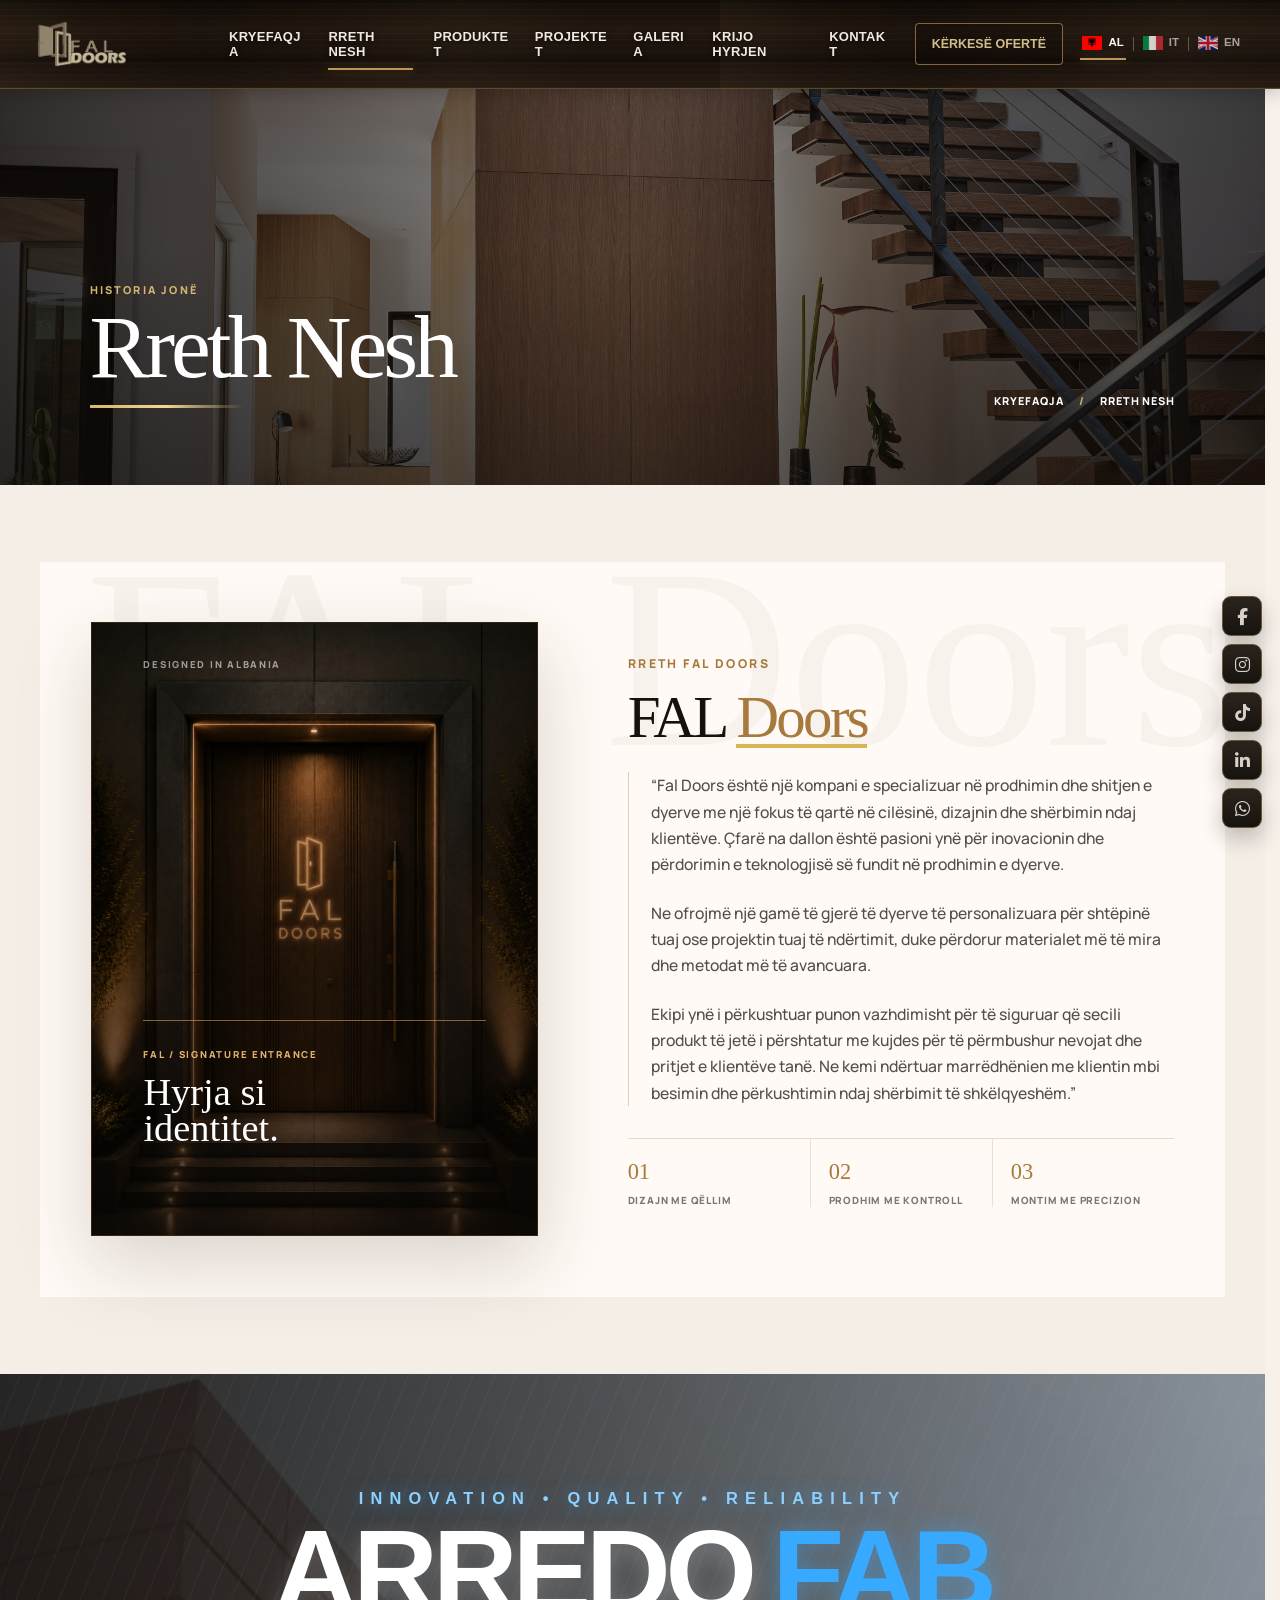
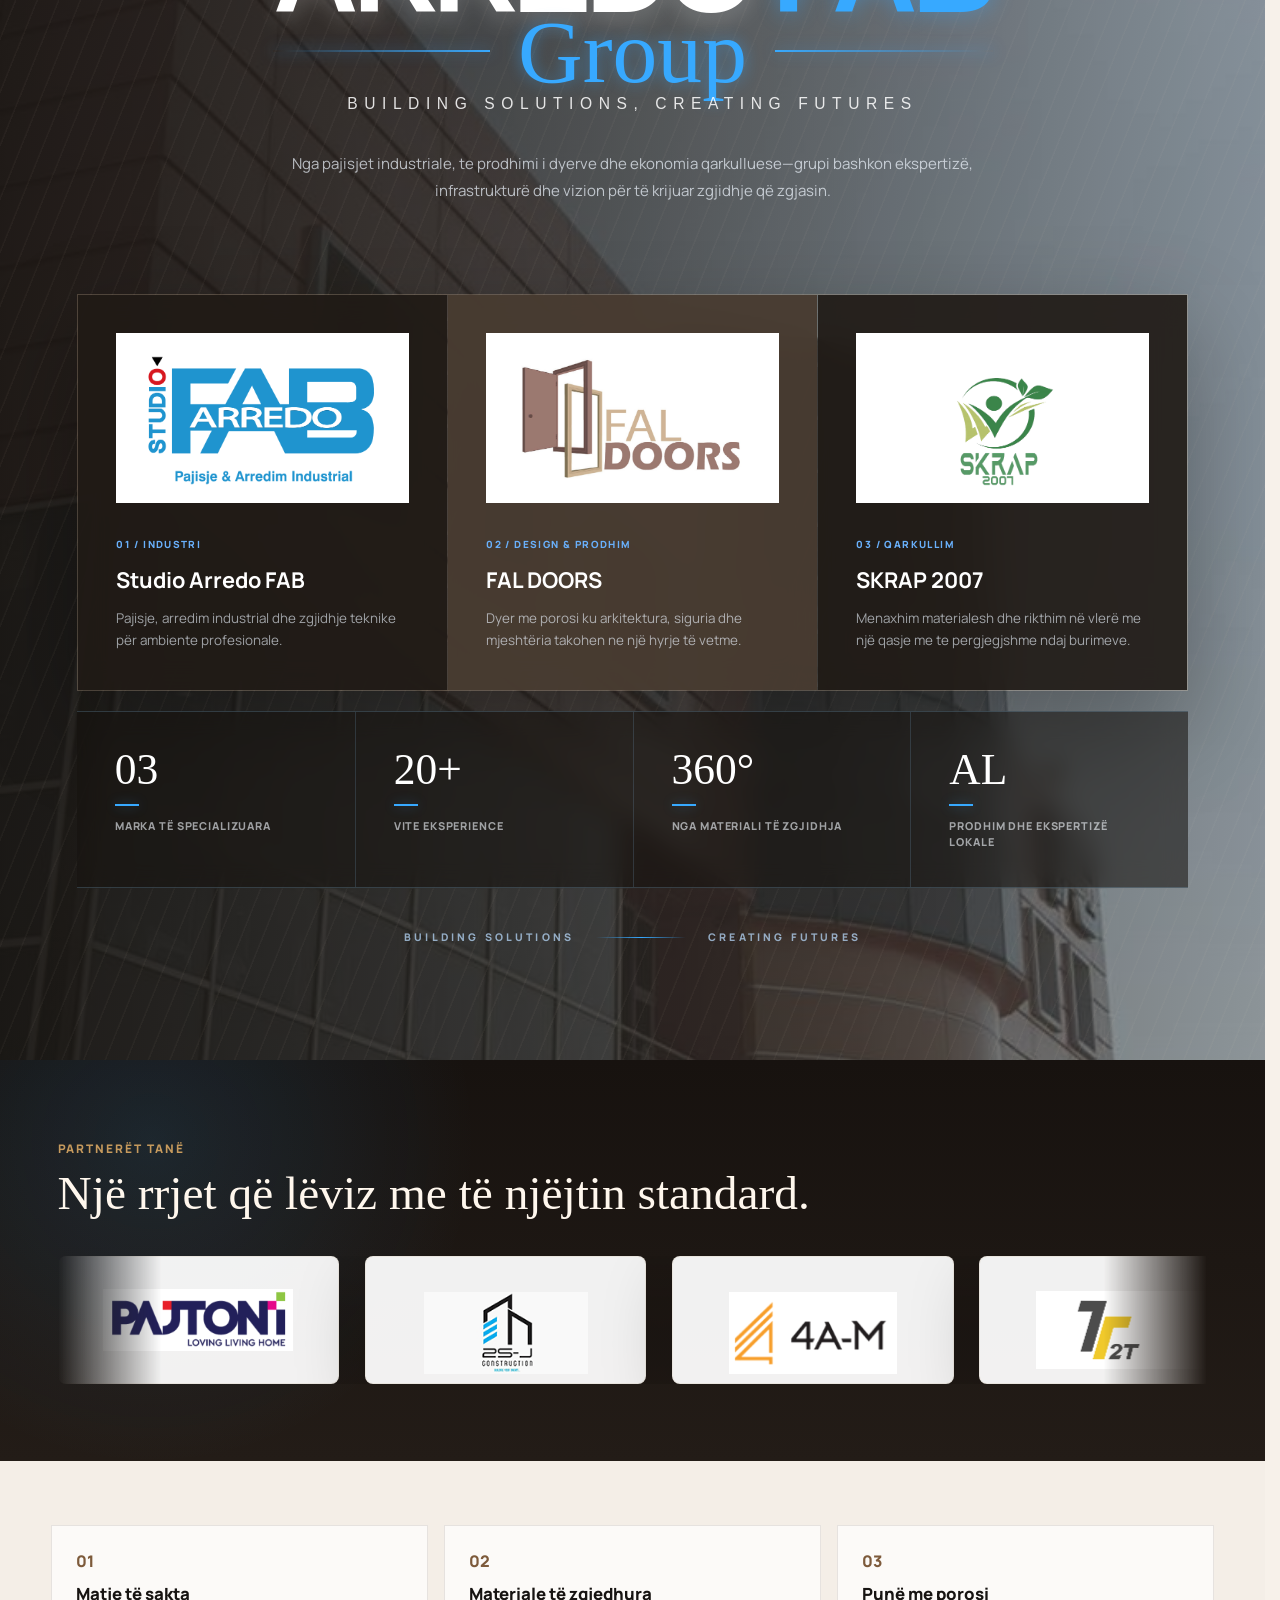
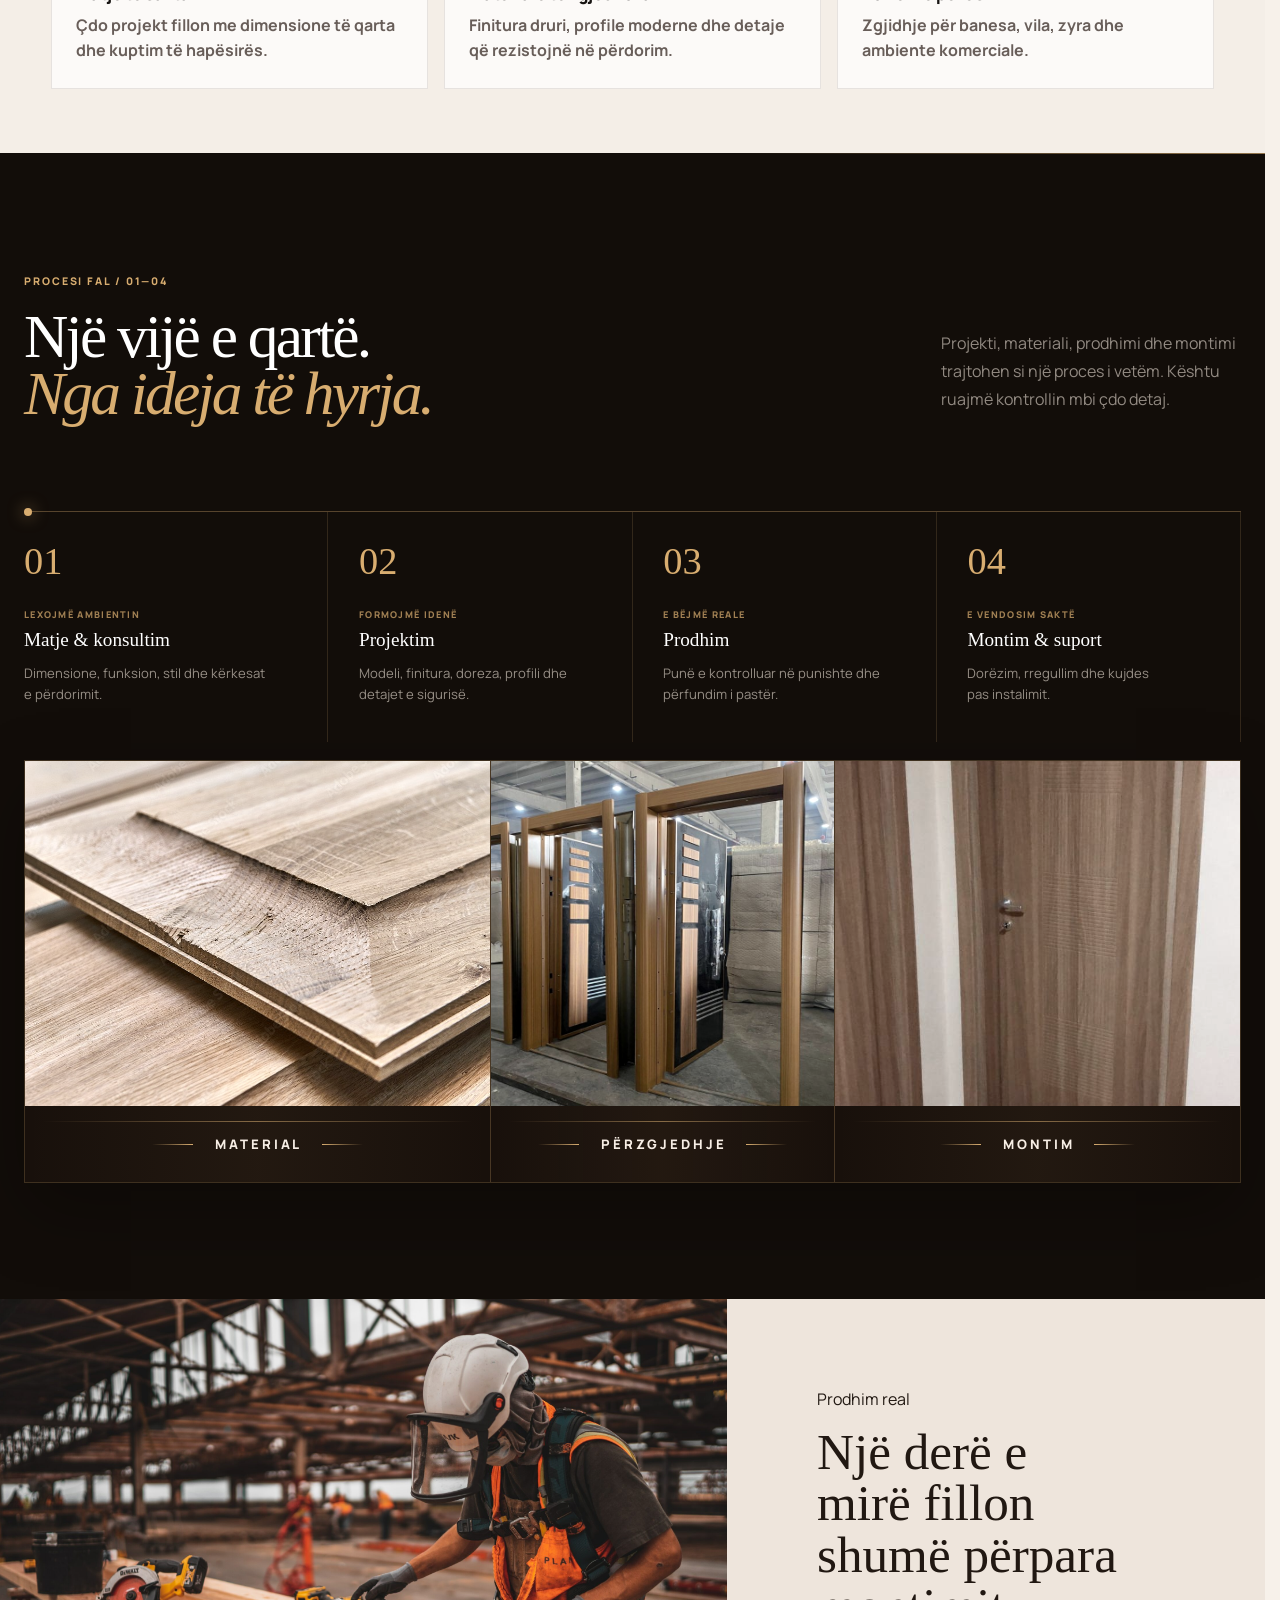
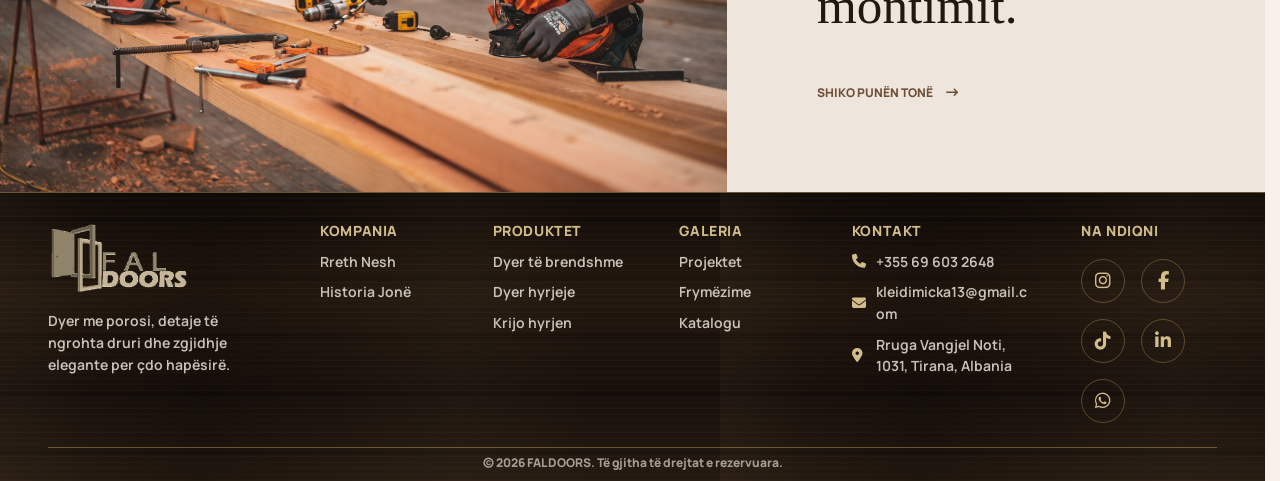
<file: version-bold-about.html>
﻿<!doctype html>
<html lang="sq">
  <head>
    <!-- HEAD: browser metadata, SEO/social preview tags, fonts, icon library, and page styles. -->
    <!-- Character encoding: supports normal text rendering across browsers. -->
    <meta charset="UTF-8" />
    <!-- Viewport: makes CSS media queries and mobile scaling work correctly. -->
    <meta name="viewport" content="width=device-width, initial-scale=1" />
    <meta
      name="description"
      content="Njihuni me FAL DOORS, prodhues i dyerve me porosi dhe detaje premium për projekte rezidenciale e biznesi."
    />
    <meta property="og:title" content="Rreth FAL DOORS" />
    <meta
      property="og:description"
      content="Njihuni me FAL DOORS, prodhues i dyerve me porosi dhe detaje premium për projekte rezidenciale e biznesi."
    />
    <meta property="og:image" content="https://faldoors.al/images/fal-doors.jpg" />
    <link rel="icon" href="images/favicon.svg" type="image/svg+xml" />
    <title>Rreth FAL DOORS</title>
    <!-- Fonts: preconnect speeds up Google Fonts loading before the stylesheet request. -->
    <link rel="preconnect" href="https://fonts.googleapis.com" />
    <link rel="preconnect" href="https://fonts.gstatic.com" crossorigin />
    <link
      href="https://fonts.googleapis.com/css2?family=Manrope:wght@500;600;700;800&display=optional"
      rel="stylesheet"
    />
    <link rel="preload" as="image" href="images/partners/partner-pajtoni.png" />
    <link rel="preload" as="image" href="images/partners/partner-2s-j-construction.png" />
    <link rel="preload" as="image" href="images/partners/partner-4am.png" />
    <link rel="preload" as="image" href="images/partners/partner-2t.png" />
    <link rel="preload" as="image" href="images/partners/partner-salillari.png" />
    <link rel="preload" as="image" href="images/partners/partner-agroblend.png" />
    <link rel="preload" as="image" href="images/partners/partner-orion.png" />
    <link rel="preload" as="image" href="images/partners/partner-univers-city.png" />
    <link rel="preload" as="image" href="images/partners/partner-ales-construction.png" />
    <!-- Icons: Font Awesome supplies the nav, CTA, contact, feature, and social icons. -->
    <link
      rel="stylesheet"
      href="https://cdnjs.cloudflare.com/ajax/libs/font-awesome/6.5.1/css/all.min.css"
      integrity="sha512-DTOQO9RWCH3ppGqcWaEA1BIZOC6xxalwEsw9c2QQeAIftl+Vegovlnee1c9QX4TctnWMn13TZye+giMm8e2LwA=="
      crossorigin="anonymous"
      referrerpolicy="no-referrer"
    />
    <!-- Version stylesheet: all bold-version layout, color, type, and responsive rules. -->
    <link rel="stylesheet" href="version-bold.css?v=20260720i18n" />
    <!-- Shared floating-social stylesheet: reused by both visual versions. -->
    <link rel="stylesheet" href="shared-floating.css?v=20260628a" />
    <link rel="canonical" href="https://faldoors.al/rreth-nesh" />
    <meta property="og:url" content="https://faldoors.al/rreth-nesh" />
  </head>
  <body>
    <!-- PAGE STRUCTURE: floating social links, header/navigation, page-specific main content, footer, shared JavaScript. -->
    <!-- FLOATING SOCIAL BAR: quick external links that stay visible while scrolling. -->
    <div class="floating-social" aria-label="Linqë të shpejta sociale">
      <!-- SOCIAL LINK: Facebook page opens in a new tab. -->
      <a
        class="floating-social__btn"
        href="https://www.facebook.com/p/FAL-Doors-61554308700425/"
        target="_blank"
        rel="noopener"
        aria-label="Facebook"
      >
        <!-- Social icon: Facebook -->
        <i class="fa-brands fa-facebook-f" aria-hidden="true"></i>
        <span class="u-visually-hidden">Facebook</span>
      </a>
      <!-- SOCIAL LINK: Instagram profile opens in a new tab. -->
      <a
        class="floating-social__btn"
        href="https://www.instagram.com/fal.doors/?hl=en"
        target="_blank"
        rel="noopener"
        aria-label="Instagram"
      >
        <!-- Social icon: Instagram -->
        <i class="fa-brands fa-instagram" aria-hidden="true"></i>
        <span class="u-visually-hidden">Instagram</span>
      </a>
      <!-- SOCIAL LINK: TikTok profile opens in a new tab. -->
      <a
        class="floating-social__btn"
        href="https://www.tiktok.com/@fal.doors"
        target="_blank"
        rel="noopener"
        aria-label="TikTok"
      >
        <!-- Social icon: TikTok -->
        <i class="fa-brands fa-tiktok" aria-hidden="true"></i>
        <span class="u-visually-hidden">TikTok</span>
      </a>
      <!-- SOCIAL LINK: LinkedIn company page opens in a new tab. -->
      <a
        class="floating-social__btn"
        href="https://www.linkedin.com/company/fal-doors/?trk=public_post_feed-actor-name&originalSubdomain=al"
        target="_blank"
        rel="noopener"
        aria-label="LinkedIn"
      >
        <!-- Social icon: LinkedIn -->
        <i class="fa-brands fa-linkedin-in" aria-hidden="true"></i>
        <span class="u-visually-hidden">LinkedIn</span>
      </a>
      <!-- SOCIAL LINK: WhatsApp opens a direct chat. -->
      <a
        class="floating-social__btn"
        href="https://wa.me/355696032648"
        target="_blank"
        rel="noopener"
        aria-label="WhatsApp"
      >
        <!-- Social icon: WhatsApp -->
        <i class="fa-brands fa-whatsapp" aria-hidden="true"></i>
        <span class="u-visually-hidden">WhatsApp</span>
      </a>
      <!-- BACK TO TOP: version-bold.js scrolls the page to the top when this compact arrow is clicked. -->
      <button
        class="floating-social__top"
        type="button"
        aria-label="Kthehu në krye"
      >
        <i class="fa-solid fa-arrow-up" aria-hidden="true"></i>
      </button>
    </div>
    <!-- SITE HEADER: logo, primary navigation, quote CTA, and language selector. -->
    <header class="version-bold-header">
      <!-- LOGO LINK: returns users to the matching version homepage. -->
      <a
        class="version-bold-logo"
        href="index.html"
        aria-label="FAL DOORS Kryefaqja"
      >
        <!-- Logo image: brand mark used as the visual home link. -->
        <img
          src="images/fal_doors_nav.png"
          alt="FAL DOORS"
          width="142"
          height="48"
        />
      </a>
      <!-- MOBILE MENU BUTTON: toggles the collapsed navigation on small screens. -->
      <button
        class="version-bold-menu-toggle"
        type="button"
        aria-expanded="false"
        aria-controls="bold-main-nav"
        aria-label="Hap menunë"
      >
        <!-- Icon bars: CSS turns these three empty elements into the hamburger lines. -->
        <i></i><i></i><i></i>
      </button>

      <!-- PRIMARY NAVIGATION: main site pages for this version. -->
      <nav
        class="version-bold-nav"
        id="bold-main-nav"
        aria-label="Navigimi kryesor"
      >
        <a href="index.html">KRYEFAQJA</a>
        <!-- .is-active tells CSS which nav item should show the current-page statë. -->
        <a class="is-active" href="version-bold-about.html">RRETH NESH</a>
        <a href="version-bold-products.html">PRODUKTET</a>
        <a href="version-bold-projects.html">PROJEKTET</a>
        <a href="version-bold-gallery.html">GALERIA</a>
        <a href="version-bold-create.html">KRIJO HYRJEN</a>
        <a href="version-bold-contact.html">KONTAKT</a>
      </nav>

      <!-- HEADER ACTIONS: quote shortcut and language controls. -->
      <div class="version-bold-actions">
        <!-- Quote shortcut: kept outside the main nav so it remains a business CTA. -->
        <a class="version-bold-quote-link" href="version-bold-quote.html"
          >Kërkesë ofertë</a
        >
        <div class="version-bold-languages" aria-label="Zgjedhja e gjuhës">
          <!-- Language buttons: JS marks the selected button and reports whether the language is available. -->
          <button type="button" data-lang="sq">
            <img src="images/flag_al.png" alt="" /> AL
          </button>
          <span></span>
          <button type="button" data-lang="it">
            <img src="images/flag_it.png" alt="" /> IT
          </button>
          <span></span>
          <button type="button" data-lang="en">
            <img src="images/flag_en.png" alt="" /> EN
          </button>
        </div>
      </div>
    </header>

    <!-- MAIN CONTENT: unique content for this page. -->
    <main class="fal-about-page fal-about-page--bold">
      <!-- ABOUT HERO: premium brand introduction with architectural banner and editorial story. -->
      <section class="fal-about-hero fal-about-hero--editorial">
        <div class="fal-about-banner">
          <img
            src="images/archive-modern-staircase-interior.jpg"
            alt="Arkitekturë moderne me elemente xhami dhe druri"
          />
          <div class="fal-about-banner__shade" aria-hidden="true"></div>
          <div class="fal-about-banner__title">
            <span>Historia jonë</span>
            <h1>Rreth Nesh</h1>
          </div>
          <nav class="fal-about-breadcrumb" aria-label="Breadcrumb">
            <a href="index.html">Kryefaqja</a><i>/</i
            ><span>Rreth Nesh</span>
          </nav>
        </div>
        <div class="fal-about-brand-story">
          <div class="fal-about-door-portrait">
            <img
              src="images/about-us-door.jpg"
              alt="Derë premium FAL DOORS me ndricim arkitekturor"
            />
            <div
              class="fal-about-door-portrait__shade"
              aria-hidden="true"
            ></div>
            <div class="fal-about-door-portrait__caption">
              <span>FAL / Signature Entrance</span>
              <strong>Hyrja si identitet.</strong>
            </div>
            <small>Designed in Albania</small>
          </div>
          <div class="fal-about-copy">
            <span>Rreth FAL DOORS</span>
            <h2>FAL <em>Doors</em></h2>
            <div class="fal-about-copy__body">
              <p>
                “Fal Doors është një kompani e specializuar në prodhimin dhe
                shitjen e dyerve me një fokus të qartë në cilësinë, dizajnin dhe
                shërbimin ndaj klientëve. Çfarë na dallon është pasioni ynë për
                inovacionin dhe përdorimin e teknologjisë së fundit në prodhimin
                e dyerve.
              </p>
              <p>
                Ne ofrojmë një gamë të gjerë të dyerve të personalizuara për
                shtëpinë tuaj ose projektin tuaj të ndërtimit, duke përdorur
                materialet më të mira dhe metodat më të avancuara.
              </p>
              <p>
                Ekipi ynë i përkushtuar punon vazhdimisht për të siguruar që
                secili produkt të jetë i përshtatur me kujdes për të përmbushur
                nevojat dhe pritjet e klientëve tanë. Ne kemi ndërtuar
                marrëdhënien me klientin mbi besimin dhe përkushtimin ndaj
                shërbimit të shkëlqyeshëm.”
              </p>
            </div>
            <div class="fal-about-principles">
              <article>
                <strong>01</strong><span>Dizajn me qëllim</span>
              </article>
              <article>
                <strong>02</strong><span>Prodhim me kontroll</span>
              </article>
              <article>
                <strong>03</strong><span>Montim me precizion</span>
              </article>
            </div>
          </div>
        </div>
      </section>
      <section class="fal-group-story" aria-labelledby="fal-group-title">
        <div class="fal-group-story__backdrop" aria-hidden="true"></div>
        <div class="fal-group-story__intro">
          <div class="fal-group-tagline-top">
            Innovation &bull; Quality &bull; Reliability
          </div>
          <h2
            class="fal-group-brand-name"
            id="fal-group-title"
            aria-label="ArredoFab"
          >
            <span class="light">ARREDO</span><span class="accent">FAB</span>
          </h2>
          <div class="fal-group-row">
            <span class="fal-group-word">Group</span>
          </div>
          <div class="fal-group-tagline-bottom">
            Building solutions, creating futures
          </div>
          <p class="fal-group-story__lead">
            Nga pajisjet industriale, te prodhimi i dyerve dhe ekonomia
            qarkulluese—grupi bashkon ekspertizë, infrastrukturë dhe vizion për
            të krijuar zgjidhje që zgjasin.
          </p>
        </div>
        <div class="fal-group-story__companies">
          <article>
            <div class="fal-group-story__logo">
              <img
                src="images/arredo-fab-logo.png"
                alt="Studio Arredo FAB"
                loading="lazy"
              />
            </div>
            <span>01 / Industri</span>
            <h3>Studio Arredo FAB</h3>
            <p>
              Pajisje, arredim industrial dhe zgjidhje teknike për ambiente
              profesionale.
            </p>
          </article>
          <article class="is-fal">
            <div class="fal-group-story__logo">
              <img
                src="images/fal-doors-group-logo.jpg"
                alt="FAL DOORS"
                loading="lazy"
              />
            </div>
            <span>02 / Design & prodhim</span>
            <h3>FAL DOORS</h3>
            <p>
              Dyer me porosi ku arkitektura, siguria dhe mjeshtëria takohen ne
              një hyrje të vetme.
            </p>
          </article>
          <article>
            <div class="fal-group-story__logo">
              <img
                src="images/Skrap-logo-transparente.png"
                alt="SKRAP"
                loading="lazy"
              />
            </div>
            <span>03 / Qarkullim</span>
            <h3>SKRAP 2007</h3>
            <p>
              Menaxhim materialesh dhe rikthim në vlerë me një qasje me te
              pergjegjshme ndaj burimeve.
            </p>
          </article>
        </div>
        <div
          class="fal-group-story__metrics"
          aria-label="Arredo FAB Group në shifra"
        >
          <article>
            <strong>03</strong>
            <span>Marka të specializuara</span>
          </article>
          <article>
            <strong>20+</strong>
            <span>Vite eksperience</span>
          </article>
          <article>
            <strong>360°</strong>
            <span>Nga materiali të zgjidhja</span>
          </article>
          <article>
            <strong>AL</strong>
            <span>Prodhim dhe ekspertizë lokale</span>
          </article>
        </div>
        <div class="fal-group-story__footer">
          <span>Building solutions</span>
          <i aria-hidden="true"></i>
          <span>Creating futures</span>
        </div>
      </section>
      <section class="fal-partners-marquee" aria-labelledby="fal-partners-title">
        <div class="fal-partners-marquee__head">
          <span>Partnerët tanë</span>
          <h2 id="fal-partners-title">Një rrjet që lëviz me të njëjtin standard.</h2>
        </div>
        <div class="fal-partners-marquee__rail" aria-label="Logot e partnerëve">
          <div class="fal-partners-marquee__track">
            <article>
              <img
                src="images/partners/partner-pajtoni.png"
                alt="Pajtoni"
                loading="eager" decoding="async"
              />
            </article>
            <article>
              <img
                src="images/partners/partner-2s-j-construction.png"
                alt="2S-J Construction"
                loading="eager" decoding="async"
              />
            </article>
            <article>
              <img
                src="images/partners/partner-4am.png"
                alt="4A-M"
                loading="eager" decoding="async"
              />
            </article>
            <article>
              <img
                src="images/partners/partner-2t.png"
                alt="7 2T"
                loading="eager" decoding="async"
              />
            </article>
            <article>
              <img
                src="images/partners/partner-salillari.png"
                alt="Salillari"
                loading="eager" decoding="async"
              />
            </article>
            <article>
              <img
                src="images/partners/partner-agroblend.png"
                alt="Agro Blend"
                loading="eager" decoding="async"
              />
            </article>
            <article>
              <img
                src="images/partners/partner-orion.png"
                alt="Orion"
                loading="eager" decoding="async"
              />
            </article>
            <article>
              <img
                src="images/partners/partner-univers-city.png"
                alt="Univers City"
                loading="eager" decoding="async"
              />
            </article>
            <article>
              <img
                src="images/partners/partner-ales-construction.png"
                alt="ALES Construction"
                loading="eager" decoding="async"
              />
            </article>
            <article aria-hidden="true">
              <img
                src="images/partners/partner-pajtoni.png"
                alt=""
                loading="eager" decoding="async"
              />
            </article>
            <article aria-hidden="true">
              <img
                src="images/partners/partner-2s-j-construction.png"
                alt=""
                loading="eager" decoding="async"
              />
            </article>
            <article aria-hidden="true">
              <img
                src="images/partners/partner-4am.png"
                alt=""
                loading="eager" decoding="async"
              />
            </article>
            <article aria-hidden="true">
              <img
                src="images/partners/partner-2t.png"
                alt=""
                loading="eager" decoding="async"
              />
            </article>
            <article aria-hidden="true">
              <img
                src="images/partners/partner-salillari.png"
                alt=""
                loading="eager" decoding="async"
              />
            </article>
            <article aria-hidden="true">
              <img
                src="images/partners/partner-agroblend.png"
                alt=""
                loading="eager" decoding="async"
              />
            </article>
            <article aria-hidden="true">
              <img
                src="images/partners/partner-orion.png"
                alt=""
                loading="eager" decoding="async"
              />
            </article>
            <article aria-hidden="true">
              <img
                src="images/partners/partner-univers-city.png"
                alt=""
                loading="eager" decoding="async"
              />
            </article>
            <article aria-hidden="true">
              <img
                src="images/partners/partner-ales-construction.png"
                alt=""
                loading="eager" decoding="async"
              />
            </article>
          </div>
        </div>
      </section>
      <!-- VALUES GRID: core company promises. -->
      <section class="fal-about-values" aria-label="Vlerat e kompanise">
        <article>
          <strong>01</strong>
          <h2>Matje të sakta</h2>
          <p>
            Çdo projekt fillon me dimensione të qarta dhe kuptim të hapësirës.
          </p>
        </article>
        <article>
          <strong>02</strong>
          <h2>Materiale të zgjedhura</h2>
          <p>
            Finitura druri, profile moderne dhe detaje që rezistojnë në
            përdorim.
          </p>
        </article>
        <article>
          <strong>03</strong>
          <h2>Punë me porosi</h2>
          <p>Zgjidhje për banesa, vila, zyra dhe ambiente komerciale.</p>
        </article>
      </section>
      <section class="fal-story-section">
        <header class="fal-story-heading">
          <div>
            <span>Procesi FAL / 01—04</span>
            <h2>Një vijë e qartë.<br /><em>Nga ideja të hyrja.</em></h2>
          </div>
          <p>
            Projekti, materiali, prodhimi dhe montimi trajtohen si një proces i
            vetëm. Kështu ruajmë kontrollin mbi çdo detaj.
          </p>
        </header>
        <div class="fal-story-steps">
          <article>
            <strong>01</strong>
            <div>
              <span>Lexojmë ambientin</span>
              <h3>Matje & konsultim</h3>
              <p>Dimensione, funksion, stil dhe kërkesat e përdorimit.</p>
            </div>
          </article>
          <article>
            <strong>02</strong>
            <div>
              <span>Formojmë idenë</span>
              <h3>Projektim</h3>
              <p>Modeli, finitura, doreza, profili dhe detajet e sigurisë.</p>
            </div>
          </article>
          <article>
            <strong>03</strong>
            <div>
              <span>E bëjmë reale</span>
              <h3>Prodhim</h3>
              <p>Punë e kontrolluar në punishte dhe përfundim i pastër.</p>
            </div>
          </article>
          <article>
            <strong>04</strong>
            <div>
              <span>E vendosim saktë</span>
              <h3>Montim & suport</h3>
              <p>Dorëzim, rregullim dhe kujdes pas instalimit.</p>
            </div>
          </article>
        </div>
        <div class="fal-story-film">
          <figure>
            <img
              src="images/wordpress-archive/wp-wood-veneer-samples.jpg"
              alt="Fletë druri dhe finitura të përzgjedhura për prodhim"
              loading="lazy"
            />
            <figcaption>Material</figcaption>
          </figure>
          <figure>
            <img
              src="images/wordpress-archive/wp-showroom-door-display.jpeg"
              alt="Modele dyersh të ekspozuara për përzgjedhje"
              loading="lazy"
            />
            <figcaption>Përzgjedhje</figcaption>
          </figure>
          <figure>
            <img
              src="images/wordpress-archive/wp-installed-walnut-door-03.jpeg"
              alt="Derë druri e instaluar dhe e përfunduar në ambient"
              loading="lazy"
            />
            <figcaption>Montim</figcaption>
          </figure>
        </div>
      </section>
      <section class="fal-photo-statement">
        <img
          src="images/wordpress-archive/wp-workshop-craftsman.jpg"
          alt="Mjeshtër duke punuar materialin në punishte"
          loading="lazy"
        />
        <div>
          <span>Prodhim real</span>
          <h2>Një derë e mirë fillon shumë përpara montimit.</h2>
          <a href="version-bold-gallery.html"
            >Shiko punën tonë <i class="fa-solid fa-arrow-right-long"></i
          ></a>
        </div>
      </section>
    </main>

    <!-- SITE FOOTER: company links, product links, contact info, and social links. -->
    <footer class="version-bold-footer">
      <div class="version-bold-footer-grid">
        <section class="version-bold-footer-brand">
          <!-- Logo image: brand mark used as the visual home link. -->
          <img src="images/fal_doors_nav.png" alt="FAL DOORS" />
          <p>
            Dyer me porosi, detaje të ngrohta druri dhe zgjidhje elegante per
            çdo hapësirë.
          </p>
        </section>

        <section>
          <h2>KOMPANIA</h2>
          <a href="version-bold-about.html">Rreth Nesh</a>
          <a href="version-bold-about.html">Historia Jonë</a>
        </section>

        <section>
          <h2>PRODUKTET</h2>
          <a href="version-bold-products.html">Dyer të brendshme</a>
          <a href="version-bold-products.html">Dyer hyrjeje</a>
          <a href="version-bold-create.html">Krijo hyrjen</a>
        </section>

        <section>
          <h2>GALERIA</h2>
          <a href="version-bold-gallery.html">Projektet</a>
          <a href="version-bold-gallery.html">Frymëzime</a>
          <a href="version-bold-products.html">Katalogu</a>
        </section>

        <section class="version-bold-footer-contact">
          <h2>KONTAKT</h2>
          <a href="tel:+355696032648" data-contact="phone">
            <i class="fa-solid fa-phone" aria-hidden="true"></i>
            <span>+355 69 603 2648</span>
          </a>
          <a href="mailto:kleidimicka13@gmail.com" data-contact="email">
            <i class="fa-solid fa-envelope" aria-hidden="true"></i>
            <span>kleidimicka13@gmail.com</span>
          </a>
          <a
            href="https://www.google.com/maps/dir/?api=1&amp;destination=Rruga+Vangjel+Noti%2C+1031%2C+Tirana%2C+Albania"
            target="_blank"
            rel="noopener"
          >
            <i class="fa-solid fa-location-dot" aria-hidden="true"></i>
            <span>Rruga Vangjel Noti, 1031, Tirana, Albania</span>
          </a>
        </section>

        <section class="version-bold-footer-social">
          <h2>NA NDIQNI</h2>
          <div>
            <a
              href="https://www.instagram.com/fal.doors/?hl=en"
              target="_blank"
              rel="noopener"
              aria-label="Instagram"
            >
              <!-- Social icon: Instagram -->
              <i class="fa-brands fa-instagram" aria-hidden="true"></i>
              <span class="u-visually-hidden">Instagram</span>
            </a>
            <a
              href="https://www.facebook.com/p/FAL-Doors-61554308700425/"
              target="_blank"
              rel="noopener"
              aria-label="Facebook"
            >
              <!-- Social icon: Facebook -->
              <i class="fa-brands fa-facebook-f" aria-hidden="true"></i>
              <span class="u-visually-hidden">Facebook</span>
            </a>
            <a
              href="https://www.tiktok.com/@fal.doors"
              target="_blank"
              rel="noopener"
              aria-label="TikTok"
            >
              <!-- Social icon: TikTok -->
              <i class="fa-brands fa-tiktok" aria-hidden="true"></i>
              <span class="u-visually-hidden">TikTok</span>
            </a>
            <a
              href="https://www.linkedin.com/company/fal-doors/?trk=public_post_feed-actor-name&originalSubdomain=al"
              target="_blank"
              rel="noopener"
              aria-label="LinkedIn"
            >
              <!-- Social icon: LinkedIn -->
              <i class="fa-brands fa-linkedin-in" aria-hidden="true"></i>
              <span class="u-visually-hidden">LinkedIn</span>
            </a>
            <a
              href="https://wa.me/355696032648"
              target="_blank"
              rel="noopener"
              aria-label="WhatsApp"
            >
              <!-- Social icon: WhatsApp -->
              <i class="fa-brands fa-whatsapp" aria-hidden="true"></i>
              <span class="u-visually-hidden">WhatsApp</span>
            </a>
          </div>
        </section>
      </div>

      <div class="version-bold-footer-bottom">
        &copy; 2026 FAL DOORS. Të gjitha të drejtat e rezervuara.
      </div>
    </footer>
    <!-- SHARED SCRIPT: enables nav, language, form, and configurator interactions. -->
    <script src="language.js?v=20260701k"></script>
    <script src="version-bold.js?v=20260720forms"></script>
  </body>
</html>
</file>
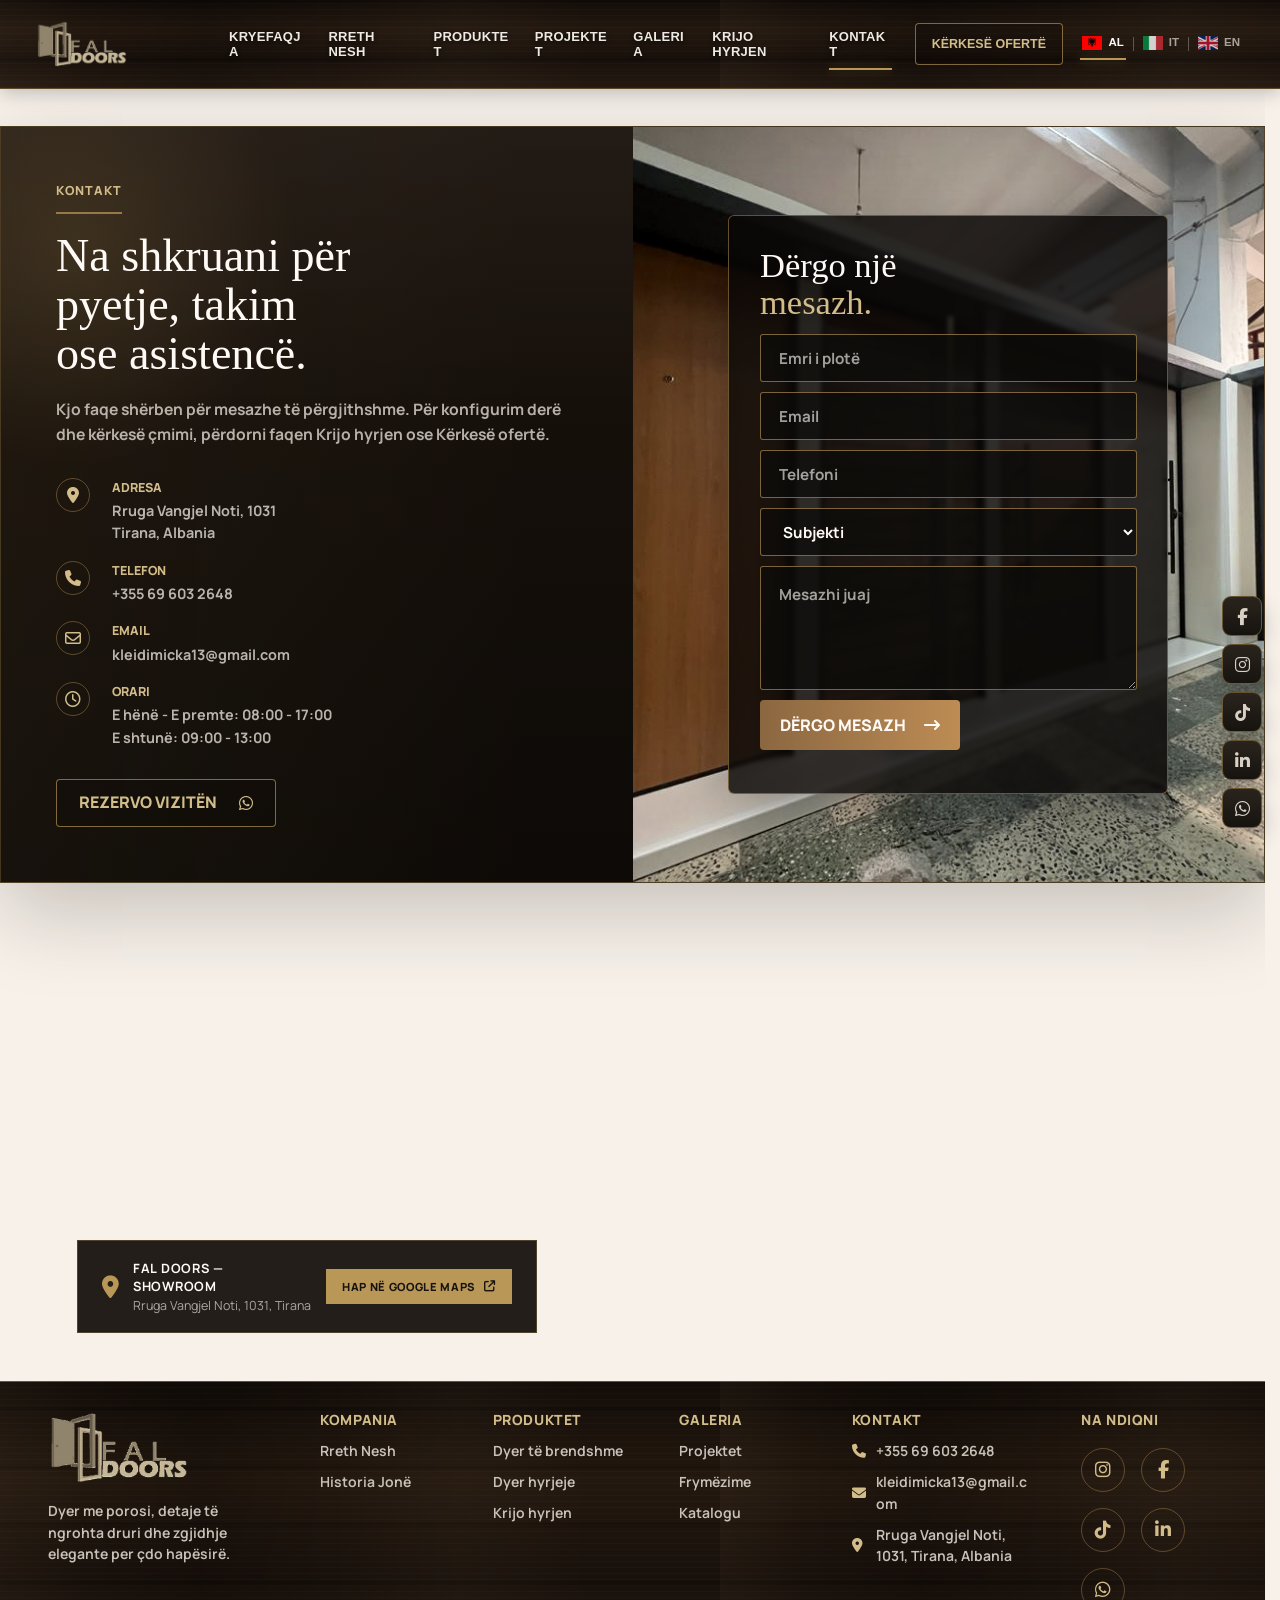
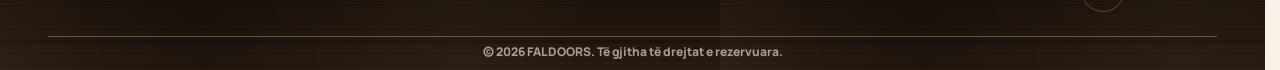
<file: version-bold-contact.html>
﻿<!doctype html>
<html lang="sq">
  <head>
    <!-- HEAD: browser metadata, SEO/social preview tags, fonts, icon library, and page styles. -->
    <!-- Character encoding: supports normal text rendering across browsers. -->
    <meta charset="UTF-8" />
    <!-- Viewport: makes CSS media queries and mobile scaling work correctly. -->
    <meta name="viewport" content="width=device-width, initial-scale=1" />
    <meta
      name="description"
      content="Kontaktoni FAL DOORS për pyetje, takim në showroom ose asistencë pas shitjes."
    />
    <meta property="og:title" content="Kontakt - FAL DOORS" />
    <meta
      property="og:description"
      content="Kontaktoni FAL DOORS për pyetje, takim në showroom ose asistencë pas shitjes."
    />
    <meta property="og:image" content="https://faldoors.al/images/fal-doors.jpg" />
    <link rel="icon" href="images/favicon.svg" type="image/svg+xml" />
    <title>Kontakt - FAL DOORS</title>
    <!-- Fonts: preconnect speeds up Google Fonts loading before the stylesheet request. -->
    <link rel="preconnect" href="https://fonts.googleapis.com" />
    <link rel="preconnect" href="https://fonts.gstatic.com" crossorigin />
    <link
      href="https://fonts.googleapis.com/css2?family=Manrope:wght@500;600;700;800&display=optional"
      rel="stylesheet"
    />
    <!-- Icons: Font Awesome supplies the nav, CTA, contact, feature, and social icons. -->
    <link
      rel="stylesheet"
      href="https://cdnjs.cloudflare.com/ajax/libs/font-awesome/6.5.1/css/all.min.css"
      integrity="sha512-DTOQO9RWCH3ppGqcWaEA1BIZOC6xxalwEsw9c2QQeAIftl+Vegovlnee1c9QX4TctnWMn13TZye+giMm8e2LwA=="
      crossorigin="anonymous"
      referrerpolicy="no-referrer"
    />
    <!-- Version stylesheet: all bold-version layout, color, type, and responsive rules. -->
    <link rel="stylesheet" href="version-bold.css?v=20260720i18n" />
    <!-- Shared floating-social stylesheet: reused by both visual versions. -->
    <link rel="stylesheet" href="shared-floating.css?v=20260628a" />
    <link rel="canonical" href="https://faldoors.al/kontakt" />
    <meta property="og:url" content="https://faldoors.al/kontakt" />
  </head>
  <body>
    <!-- PAGE STRUCTURE: floating social links, header/navigation, page-specific main content, footer, shared JavaScript. -->
    <!-- FLOATING SOCIAL BAR: quick external links that stay visible while scrolling. -->
    <div class="floating-social" aria-label="Linqë të shpejta sociale">
      <!-- SOCIAL LINK: Facebook page opens in a new tab. -->
      <a
        class="floating-social__btn"
        href="https://www.facebook.com/p/FAL-Doors-61554308700425/"
        target="_blank"
        rel="noopener"
        aria-label="Facebook"
      >
        <!-- Social icon: Facebook -->
        <i class="fa-brands fa-facebook-f" aria-hidden="true"></i>
        <span class="u-visually-hidden">Facebook</span>
      </a>
      <!-- SOCIAL LINK: Instagram profile opens in a new tab. -->
      <a
        class="floating-social__btn"
        href="https://www.instagram.com/fal.doors/?hl=en"
        target="_blank"
        rel="noopener"
        aria-label="Instagram"
      >
        <!-- Social icon: Instagram -->
        <i class="fa-brands fa-instagram" aria-hidden="true"></i>
        <span class="u-visually-hidden">Instagram</span>
      </a>
      <!-- SOCIAL LINK: TikTok profile opens in a new tab. -->
      <a
        class="floating-social__btn"
        href="https://www.tiktok.com/@fal.doors"
        target="_blank"
        rel="noopener"
        aria-label="TikTok"
      >
        <!-- Social icon: TikTok -->
        <i class="fa-brands fa-tiktok" aria-hidden="true"></i>
        <span class="u-visually-hidden">TikTok</span>
      </a>
      <!-- SOCIAL LINK: LinkedIn company page opens in a new tab. -->
      <a
        class="floating-social__btn"
        href="https://www.linkedin.com/company/fal-doors/?trk=public_post_feed-actor-name&originalSubdomain=al"
        target="_blank"
        rel="noopener"
        aria-label="LinkedIn"
      >
        <!-- Social icon: LinkedIn -->
        <i class="fa-brands fa-linkedin-in" aria-hidden="true"></i>
        <span class="u-visually-hidden">LinkedIn</span>
      </a>
      <!-- SOCIAL LINK: WhatsApp opens a direct chat. -->
      <a
        class="floating-social__btn"
        href="https://wa.me/355696032648"
        target="_blank"
        rel="noopener"
        aria-label="WhatsApp"
      >
        <!-- Social icon: WhatsApp -->
        <i class="fa-brands fa-whatsapp" aria-hidden="true"></i>
        <span class="u-visually-hidden">WhatsApp</span>
      </a>
      <!-- BACK TO TOP: version-bold.js scrolls the page to the top when this compact arrow is clicked. -->
      <button
        class="floating-social__top"
        type="button"
        aria-label="Kthehu në krye"
      >
        <i class="fa-solid fa-arrow-up" aria-hidden="true"></i>
      </button>
    </div>
    <!-- SITE HEADER: logo, primary navigation, quote CTA, and language selector. -->
    <header class="version-bold-header">
      <!-- LOGO LINK: returns users to the matching version homepage. -->
      <a
        class="version-bold-logo"
        href="index.html"
        aria-label="FAL DOORS Kryefaqja"
      >
        <!-- Logo image: brand mark used as the visual home link. -->
        <img
          src="images/fal_doors_nav.png"
          alt="FAL DOORS"
          width="142"
          height="48"
        />
      </a>
      <!-- MOBILE MENU BUTTON: toggles the collapsed navigation on small screens. -->
      <button
        class="version-bold-menu-toggle"
        type="button"
        aria-expanded="false"
        aria-controls="bold-main-nav"
        aria-label="Hap menunë"
      >
        <!-- Icon bars: CSS turns these three empty elements into the hamburger lines. -->
        <i></i><i></i><i></i>
      </button>

      <!-- PRIMARY NAVIGATION: main site pages for this version. -->
      <nav
        class="version-bold-nav"
        id="bold-main-nav"
        aria-label="Navigimi kryesor"
      >
        <a href="index.html" data-i18n="home">KRYEFAQJA</a>
        <a href="version-bold-about.html" data-i18n="about">RRETH NESH</a>
        <a href="version-bold-products.html" data-i18n="products">PRODUKTET</a>
        <a href="version-bold-projects.html">PROJEKTET</a>
        <a href="version-bold-gallery.html" data-i18n="gallery">GALERIA</a>
        <a href="version-bold-create.html" data-i18n="create">KRIJO HYRJEN</a>
        <!-- .is-active tells CSS which nav item should show the current-page statë. -->
        <a
          class="is-active"
          href="version-bold-contact.html"
          data-i18n="contact"
          >KONTAKT</a
        >
      </nav>

      <!-- HEADER ACTIONS: quote shortcut and language controls. -->
      <div class="version-bold-actions">
        <!-- Quote shortcut: kept outside the main nav so it remains a business CTA. -->
        <a
          class="version-bold-quote-link"
          href="version-bold-quote.html"
          data-i18n="quote"
          >Kërkesë ofertë</a
        >
        <div class="version-bold-languages" aria-label="Zgjedhja e gjuhës">
          <!-- Language buttons: JS marks the selected button and reports whether the language is available. -->
          <button type="button" data-lang="sq">
            <img src="images/flag_al.png" alt="" /> AL
          </button>
          <span></span>
          <button type="button" data-lang="it">
            <img src="images/flag_it.png" alt="" /> IT
          </button>
          <span></span>
          <button type="button" data-lang="en">
            <img src="images/flag_en.png" alt="" /> EN
          </button>
        </div>
      </div>
    </header>

    <!-- MAIN CONTENT: unique content for this page. -->
    <main class="version-bold-contact-main">
      <!-- CONTACT INFO: address, phone, email, hours, and gallery link. -->
      <section
        class="version-bold-contact-info"
        aria-labelledby="bold-contact-title"
      >
        <span>Kontakt</span>
        <h1 id="bold-contact-title">
          Na shkruani për pyetje, takim ose asistencë.
        </h1>
        <p>
          Kjo faqe shërben për mesazhe të përgjithshme. Për konfigurim derë dhe
          kërkesë çmimi, përdorni faqen Krijo hyrjen ose Kërkesë ofertë.
        </p>

        <div class="version-bold-contact-list">
          <a
            href="https://www.google.com/maps/dir/?api=1&amp;destination=41.34523%2C19.78688&amp;destination_place_id=FAL+Doors"
            target="_blank"
            rel="noopener"
          >
            <i class="fa-solid fa-location-dot" aria-hidden="true"></i>
            <span
              ><strong>Adresa</strong>Rruga Vangjel Noti, 1031<br />Tirana,
              Albania</span
            >
          </a>
          <a href="tel:+355696032648" data-contact="phone">
            <i class="fa-solid fa-phone" aria-hidden="true"></i>
            <span><strong>Telefon</strong>+355 69 603 2648</span>
          </a>
          <a href="mailto:kleidimicka13@gmail.com" data-contact="email">
            <i class="fa-regular fa-envelope" aria-hidden="true"></i>
            <span><strong>Email</strong>kleidimicka13@gmail.com</span>
          </a>
          <div>
            <i class="fa-regular fa-clock" aria-hidden="true"></i>
            <span
              ><strong>Orari</strong>E hënë - E premte: 08:00 - 17:00<br />E shtunë:
              09:00 - 13:00</span
            >
          </div>
        </div>

        <a
          class="version-bold-contact-projects"
          href="https://wa.me/355696032648?text=Pershendetje%2C%20dua%20te%20rezervoj%20nje%20vizite%20ne%20showroom%20FAL%20DOORS."
          target="_blank"
          rel="noopener"
          >Rezervo vizitën
          <i class="fa-brands fa-whatsapp" aria-hidden="true"></i
        ></a>
      </section>

      <!-- CONTACT FORM AREA: decorative door scene plus general message form. -->
      <section
        class="version-bold-contact-visual"
        aria-labelledby="bold-form-title"
      >
        <div class="version-bold-door-scene" aria-hidden="true">
          <img src="images/wordpress-archive/wp-showroom-sliding-doors.jpeg" alt="" />
        </div>
        <!-- CONTACT FORM: captures general messages and support/showroom inquiries. -->
        <!-- Form submission is intercepted by version-bold.js for validation/status messages. This form is for general contact, not detailed quotes. -->
        <form
          class="version-bold-contact-form"
          action="https://formsubmit.co/ajax/kleidimicka13@gmail.com"
          data-endpoint="https://formsubmit.co/ajax/kleidimicka13@gmail.com"
          method="post"
          name="fal-contact"
          data-async-form
          data-success-page="version-bold-thank-you.html?form=contact"
        >
          <p class="u-visually-hidden" aria-hidden="true">
            <label>Do not fill this field<input name="bot-field" /></label>
          </p>
          <input type="hidden" name="form-name" value="fal-contact" />
          <input type="hidden" name="_subject" value="FAL DOORS - Mesazh nga website" />
          <input type="hidden" name="_url" value="https://kmicka.github.io/fal-door-website-2.0/version-bold-contact.html" />
          <input type="hidden" name="_template" value="table" />
          <input type="hidden" name="Konfigurimi" data-configuration-field />
          <h2 id="bold-form-title">Dërgo një <span>mesazh.</span></h2>
          <input
            type="text"
            name="Full name"
            placeholder="Emri i plotë"
            required
          />
          <input type="email" name="Email" placeholder="Email" required />
          <input type="tel" name="Phone" placeholder="Telefoni" />
          <select name="Subject" required>
            <option value="">Subjekti</option>
            <option>Informacion i përgjithshëm</option>
            <option>Takim në showroom</option>
            <option>Pyetje për produkte</option>
            <option value="Kërkesë ofertë">Kërkesë ofertë</option>
            <option>Asistencë pas shitjes</option>
          </select>
          <textarea
            name="Message"
            data-configuration-message
            placeholder="Mesazhi juaj"
            rows="5"
            required
          ></textarea>
          <button type="submit">
            Dërgo Mesazh
            <i class="fa-solid fa-arrow-right-long" aria-hidden="true"></i>
          </button>
        </form>
      </section>
    </main>

    <!-- FULL-WIDTH MAP: outside the grid, spans the full viewport width -->
    <section class="fal-contact-map-full" aria-label="Vendndodhja e FAL DOORS">
      <iframe
        title="Vendndodhja e FAL DOORS"
        src="https://www.google.com/maps?q=41.34523%2C19.78688&amp;z=16&amp;output=embed"
        loading="lazy"
        referrerpolicy="no-referrer-when-downgrade"
      ></iframe>
      <div class="fal-contact-map-full__card">
        <i class="fa-solid fa-location-dot" aria-hidden="true"></i>
        <div>
          <strong>FAL DOORS — Showroom</strong>
          <span>Rruga Vangjel Noti, 1031, Tirana</span>
        </div>
        <a
          href="https://www.google.com/maps/dir/?api=1&amp;destination=41.34523%2C19.78688"
          target="_blank"
          rel="noopener"
          >Hap në Google Maps
          <i
            class="fa-solid fa-arrow-up-right-from-square"
            aria-hidden="true"
          ></i
        ></a>
      </div>
    </section>

    <!-- SITE FOOTER: company links, product links, contact info, and social links. -->
    <footer class="version-bold-footer">
      <div class="version-bold-footer-grid">
        <section class="version-bold-footer-brand">
          <!-- Logo image: brand mark used as the visual home link. -->
          <img src="images/fal_doors_nav.png" alt="FAL DOORS" />
          <p>
            Dyer me porosi, detaje të ngrohta druri dhe zgjidhje elegante per
            çdo hapësirë.
          </p>
        </section>

        <section>
          <h2>KOMPANIA</h2>
          <a href="version-bold-about.html">Rreth Nesh</a>
          <a href="version-bold-about.html">Historia Jonë</a>
        </section>

        <section>
          <h2>PRODUKTET</h2>
          <a href="version-bold-products.html">Dyer të brendshme</a>
          <a href="version-bold-products.html">Dyer hyrjeje</a>
          <a href="version-bold-create.html">Krijo hyrjen</a>
        </section>

        <section>
          <h2>GALERIA</h2>
          <a href="version-bold-gallery.html">Projektet</a>
          <a href="version-bold-gallery.html">Frymëzime</a>
          <a href="version-bold-products.html">Katalogu</a>
        </section>

        <section class="version-bold-footer-contact">
          <h2>KONTAKT</h2>
          <a href="tel:+355696032648" data-contact="phone">
            <i class="fa-solid fa-phone" aria-hidden="true"></i>
            <span>+355 69 603 2648</span>
          </a>
          <a href="mailto:kleidimicka13@gmail.com" data-contact="email">
            <i class="fa-solid fa-envelope" aria-hidden="true"></i>
            <span>kleidimicka13@gmail.com</span>
          </a>
          <a
            href="https://www.google.com/maps/dir/?api=1&amp;destination=41.34523%2C19.78688"
            target="_blank"
            rel="noopener"
            ><i class="fa-solid fa-location-dot"></i> Rruga Vangjel Noti, 1031,
            Tirana, Albania</a
          >
        </section>

        <section class="version-bold-footer-social">
          <h2>NA NDIQNI</h2>
          <div>
            <a
              href="https://www.instagram.com/fal.doors/?hl=en"
              target="_blank"
              rel="noopener"
              aria-label="Instagram"
            >
              <!-- Social icon: Instagram -->
              <i class="fa-brands fa-instagram" aria-hidden="true"></i>
              <span class="u-visually-hidden">Instagram</span>
            </a>
            <a
              href="https://www.facebook.com/p/FAL-Doors-61554308700425/"
              target="_blank"
              rel="noopener"
              aria-label="Facebook"
            >
              <!-- Social icon: Facebook -->
              <i class="fa-brands fa-facebook-f" aria-hidden="true"></i>
              <span class="u-visually-hidden">Facebook</span>
            </a>
            <a
              href="https://www.tiktok.com/@fal.doors"
              target="_blank"
              rel="noopener"
              aria-label="TikTok"
            >
              <!-- Social icon: TikTok -->
              <i class="fa-brands fa-tiktok" aria-hidden="true"></i>
              <span class="u-visually-hidden">TikTok</span>
            </a>
            <a
              href="https://www.linkedin.com/company/fal-doors/?trk=public_post_feed-actor-name&originalSubdomain=al"
              target="_blank"
              rel="noopener"
              aria-label="LinkedIn"
            >
              <!-- Social icon: LinkedIn -->
              <i class="fa-brands fa-linkedin-in" aria-hidden="true"></i>
              <span class="u-visually-hidden">LinkedIn</span>
            </a>
            <a
              href="https://wa.me/355696032648"
              target="_blank"
              rel="noopener"
              aria-label="WhatsApp"
            >
              <!-- Social icon: WhatsApp -->
              <i class="fa-brands fa-whatsapp" aria-hidden="true"></i>
              <span class="u-visually-hidden">WhatsApp</span>
            </a>
          </div>
        </section>
      </div>

      <div class="version-bold-footer-bottom">
        &copy; 2026 FAL DOORS. Të gjitha të drejtat e rezervuara.
      </div>
    </footer>
    <!-- SHARED SCRIPT: enables nav, language, form, and configurator interactions. -->
    <script src="language.js?v=20260701k"></script>
    <script src="version-bold.js?v=20260720forms2"></script>
  </body>
</html>
</file>
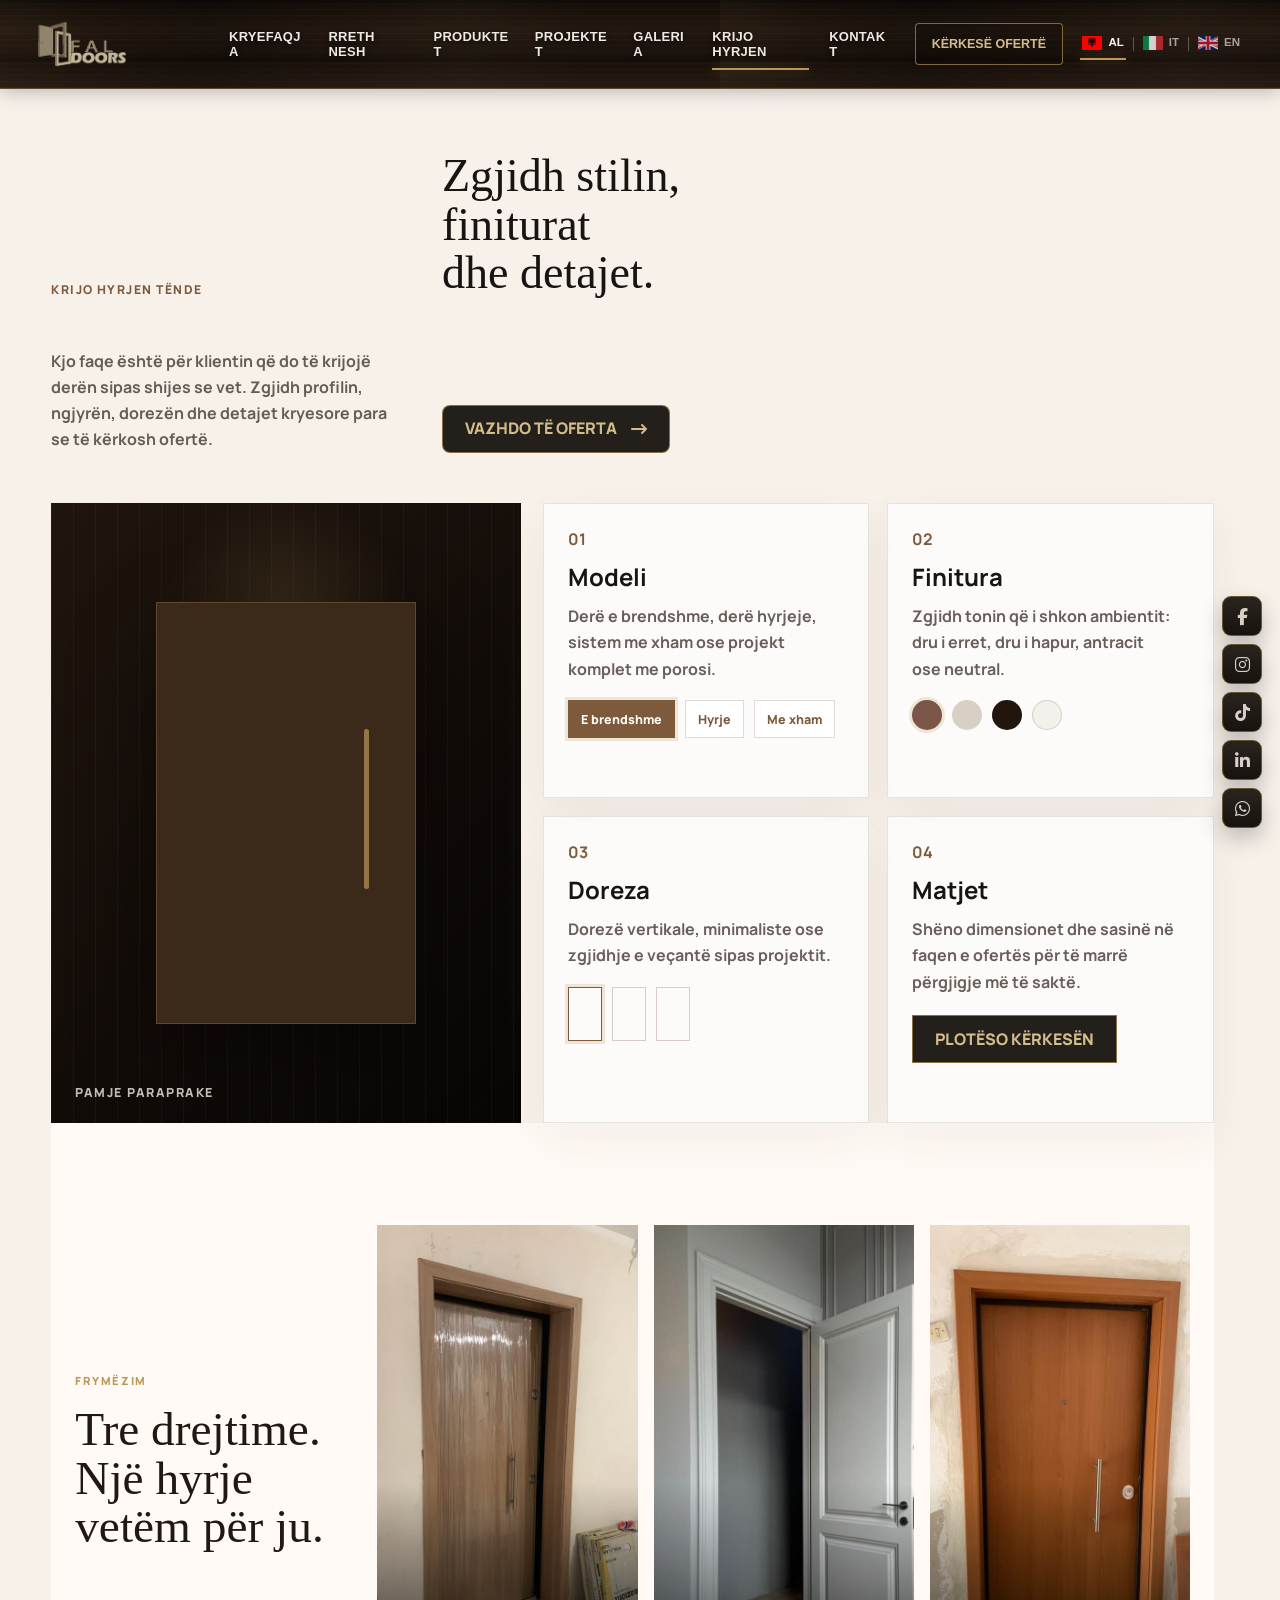
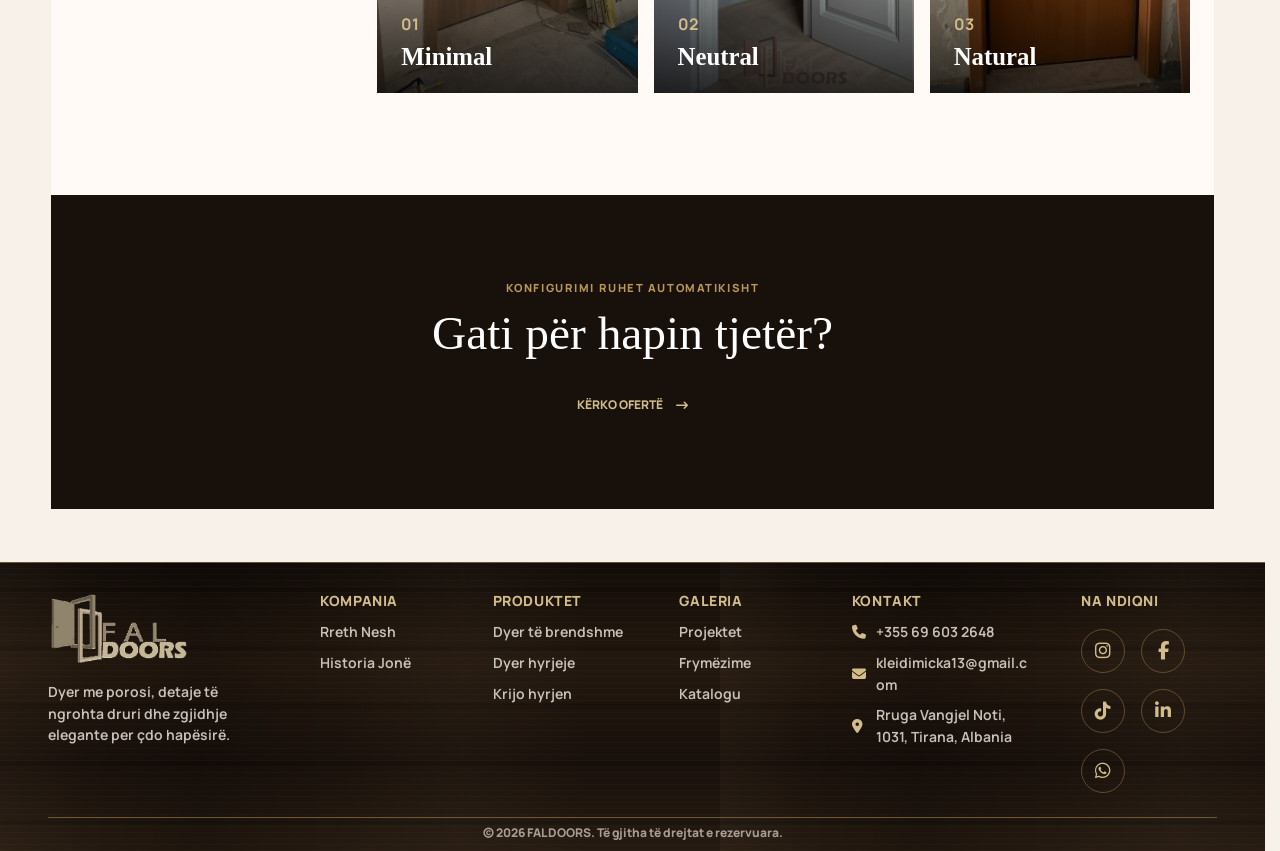
<file: version-bold-create.html>
﻿<!doctype html>
<html lang="sq">
  <head>
    <!-- HEAD: browser metadata, SEO/social preview tags, fonts, icon library, and page styles. -->
    <!-- Character encoding: supports normal text rendering across browsers. -->
    <meta charset="UTF-8" />
    <!-- Viewport: makes CSS media queries and mobile scaling work correctly. -->
    <meta name="viewport" content="width=device-width, initial-scale=1" />
    <meta
      name="description"
      content="Konfiguroni stilin, finiturat dhe detajet e derës suaj para kërkesës për ofertë."
    />
    <meta property="og:title" content="Krijo hyrjen - FAL DOORS" />
    <meta
      property="og:description"
      content="Konfiguroni stilin, finiturat dhe detajet e derës suaj para kërkesës për ofertë."
    />
    <meta property="og:image" content="https://faldoors.al/images/fal-doors.jpg" />
    <link rel="icon" href="images/favicon.svg" type="image/svg+xml" />
    <title>Krijo hyrjen - FAL DOORS</title>
    <!-- Fonts: preconnect speeds up Google Fonts loading before the stylesheet request. -->
    <link rel="preconnect" href="https://fonts.googleapis.com" />
    <link rel="preconnect" href="https://fonts.gstatic.com" crossorigin />
    <link
      href="https://fonts.googleapis.com/css2?family=Manrope:wght@500;600;700;800&display=optional"
      rel="stylesheet"
    />
    <!-- Icons: Font Awesome supplies the nav, CTA, contact, feature, and social icons. -->
    <link
      rel="stylesheet"
      href="https://cdnjs.cloudflare.com/ajax/libs/font-awesome/6.5.1/css/all.min.css"
      integrity="sha512-DTOQO9RWCH3ppGqcWaEA1BIZOC6xxalwEsw9c2QQeAIftl+Vegovlnee1c9QX4TctnWMn13TZye+giMm8e2LwA=="
      crossorigin="anonymous"
      referrerpolicy="no-referrer"
    />
    <!-- Version stylesheet: all bold-version layout, color, type, and responsive rules. -->
    <link rel="stylesheet" href="version-bold.css?v=20260720i18n" />
    <!-- Shared floating-social stylesheet: reused by both visual versions. -->
    <link rel="stylesheet" href="shared-floating.css?v=20260628a" />
    <link rel="canonical" href="https://faldoors.al/krijo-hyrjen" />
    <meta property="og:url" content="https://faldoors.al/krijo-hyrjen" />
  </head>
  <body>
    <!-- PAGE STRUCTURE: floating social links, header/navigation, page-specific main content, footer, shared JavaScript. -->
    <!-- FLOATING SOCIAL BAR: quick external links that stay visible while scrolling. -->
    <div class="floating-social" aria-label="Linqë të shpejta sociale">
      <!-- SOCIAL LINK: Facebook page opens in a new tab. -->
      <a
        class="floating-social__btn"
        href="https://www.facebook.com/p/FAL-Doors-61554308700425/"
        target="_blank"
        rel="noopener"
        aria-label="Facebook"
      >
        <!-- Social icon: Facebook -->
        <i class="fa-brands fa-facebook-f" aria-hidden="true"></i>
        <span class="u-visually-hidden">Facebook</span>
      </a>
      <!-- SOCIAL LINK: Instagram profile opens in a new tab. -->
      <a
        class="floating-social__btn"
        href="https://www.instagram.com/fal.doors/?hl=en"
        target="_blank"
        rel="noopener"
        aria-label="Instagram"
      >
        <!-- Social icon: Instagram -->
        <i class="fa-brands fa-instagram" aria-hidden="true"></i>
        <span class="u-visually-hidden">Instagram</span>
      </a>
      <!-- SOCIAL LINK: TikTok profile opens in a new tab. -->
      <a
        class="floating-social__btn"
        href="https://www.tiktok.com/@fal.doors"
        target="_blank"
        rel="noopener"
        aria-label="TikTok"
      >
        <!-- Social icon: TikTok -->
        <i class="fa-brands fa-tiktok" aria-hidden="true"></i>
        <span class="u-visually-hidden">TikTok</span>
      </a>
      <!-- SOCIAL LINK: LinkedIn company page opens in a new tab. -->
      <a
        class="floating-social__btn"
        href="https://www.linkedin.com/company/fal-doors/?trk=public_post_feed-actor-name&originalSubdomain=al"
        target="_blank"
        rel="noopener"
        aria-label="LinkedIn"
      >
        <!-- Social icon: LinkedIn -->
        <i class="fa-brands fa-linkedin-in" aria-hidden="true"></i>
        <span class="u-visually-hidden">LinkedIn</span>
      </a>
      <!-- SOCIAL LINK: WhatsApp opens a direct chat. -->
      <a
        class="floating-social__btn"
        href="https://wa.me/355696032648"
        target="_blank"
        rel="noopener"
        aria-label="WhatsApp"
      >
        <!-- Social icon: WhatsApp -->
        <i class="fa-brands fa-whatsapp" aria-hidden="true"></i>
        <span class="u-visually-hidden">WhatsApp</span>
      </a>
      <!-- BACK TO TOP: version-bold.js scrolls the page to the top when this compact arrow is clicked. -->
      <button
        class="floating-social__top"
        type="button"
        aria-label="Kthehu në krye"
      >
        <i class="fa-solid fa-arrow-up" aria-hidden="true"></i>
      </button>
    </div>
    <!-- SITE HEADER: logo, primary navigation, quote CTA, and language selector. -->
    <header class="version-bold-header">
      <!-- LOGO LINK: returns users to the matching version homepage. -->
      <a
        class="version-bold-logo"
        href="index.html"
        aria-label="FAL DOORS Kryefaqja"
      >
        <!-- Logo image: brand mark used as the visual home link. -->
        <img
          src="images/fal_doors_nav.png"
          alt="FAL DOORS"
          width="142"
          height="48"
        />
      </a>
      <!-- MOBILE MENU BUTTON: toggles the collapsed navigation on small screens. -->
      <button
        class="version-bold-menu-toggle"
        type="button"
        aria-expanded="false"
        aria-controls="bold-main-nav"
        aria-label="Hap menunë"
      >
        <!-- Icon bars: CSS turns these three empty elements into the hamburger lines. -->
        <i></i><i></i><i></i>
      </button>

      <!-- PRIMARY NAVIGATION: main site pages for this version. -->
      <nav
        class="version-bold-nav"
        id="bold-main-nav"
        aria-label="Navigimi kryesor"
      >
        <a href="index.html">KRYEFAQJA</a>
        <a href="version-bold-about.html">RRETH NESH</a>
        <a href="version-bold-products.html">PRODUKTET</a>
        <a href="version-bold-projects.html">PROJEKTET</a>
        <a href="version-bold-gallery.html">GALERIA</a>
        <!-- .is-active tells CSS which nav item should show the current-page statë. -->
        <a class="is-active" href="version-bold-create.html">KRIJO HYRJEN</a>
        <a href="version-bold-contact.html">KONTAKT</a>
      </nav>

      <!-- HEADER ACTIONS: quote shortcut and language controls. -->
      <div class="version-bold-actions">
        <!-- Quote shortcut: kept outside the main nav so it remains a business CTA. -->
        <a class="version-bold-quote-link" href="version-bold-quote.html"
          >Kërkesë ofertë</a
        >
        <div class="version-bold-languages" aria-label="Zgjedhja e gjuhës">
          <!-- Language buttons: JS marks the selected button and reports whether the language is available. -->
          <button type="button" data-lang="sq">
            <img src="images/flag_al.png" alt="" /> AL
          </button>
          <span></span>
          <button type="button" data-lang="it">
            <img src="images/flag_it.png" alt="" /> IT
          </button>
          <span></span>
          <button type="button" data-lang="en">
            <img src="images/flag_en.png" alt="" /> EN
          </button>
        </div>
      </div>
    </header>

    <!-- MAIN CONTENT: unique content for this page. -->
    <main class="fal-create-page fal-create-page--bold">
      <!-- CREATE HERO: explains the custom door builder workflow. -->
      <section class="fal-create-hero">
        <span>Krijo hyrjen tënde</span>
        <h1>Zgjidh stilin, finiturat dhe detajet.</h1>
        <p>
          Kjo faqe është për klientin që do të krijojë derën sipas shijes se
          vet. Zgjidh profilin, ngjyrën, dorezën dhe detajet kryesore para se të
          kërkosh ofertë.
        </p>
        <a href="version-bold-quote.html"
          >Vazhdo të oferta
          <i class="fa-solid fa-arrow-right-long" aria-hidden="true"></i
        ></a>
      </section>

      <!-- CREATE BUILDER: preview plus selectable model, finish, handle, and measurement options. -->
      <section
        class="fal-create-builder"
        aria-label="Opsionet për krijimin e derës"
      >
        <div class="fal-create-preview">
          <!-- Door preview: visual-only mockup that changes conceptually through the option groups. -->
          <div class="fal-create-door" aria-hidden="true"></div>
          <span>Pamje paraprake</span>
        </div>
        <div class="fal-create-options">
          <article>
            <strong>01</strong>
            <h2>Modeli</h2>
            <p>
              Derë e brendshme, derë hyrjeje, sistem me xham ose projekt komplet
              me porosi.
            </p>
            <!-- Model choices: version-bold.js adds .is-selected to the clicked button. -->
            <div class="fal-choice-row" data-option-group="Modeli">
              <button type="button">E brendshme</button
              ><button type="button">Hyrje</button
              ><button type="button">Me xham</button>
            </div>
          </article>
          <article>
            <strong>02</strong>
            <h2>Finitura</h2>
            <p>
              Zgjidh tonin që i shkon ambientit: dru i erret, dru i hapur,
              antracit ose neutral.
            </p>
            <!-- Finish swatches: color circles controlled visually by CSS and selectable by JS. -->
            <div class="fal-swatch-row" data-option-group="Finitura">
              <i aria-label="Dru i errët"></i><i aria-label="Dru i hapur"></i
              ><i aria-label="Antracit"></i><i aria-label="Neutral"></i>
            </div>
          </article>
          <article>
            <strong>03</strong>
            <h2>Doreza</h2>
            <p>
              Dorezë vertikale, minimaliste ose zgjidhje e veçantë sipas
              projektit.
            </p>
            <!-- Handle choices: simple visual handle shapes, selectable by JS. -->
            <div class="fal-handle-row" data-option-group="Doreza">
              <i aria-label="Dorezë vertikale"></i
              ><i aria-label="Dorezë minimaliste"></i
              ><i aria-label="Dorezë klasike"></i>
            </div>
          </article>
          <article>
            <strong>04</strong>
            <h2>Matjet</h2>
            <p>
              Shëno dimensionet dhe sasinë në faqen e ofertës për të marrë
              përgjigje më të saktë.
            </p>
            <a href="version-bold-quote.html">Plotëso kërkesën</a>
          </article>
        </div>
      </section>
      <section class="fal-inspiration-strip">
        <div>
          <span>Frymëzim</span>
          <h2>Tre drejtime. Një hyrje vetëm për ju.</h2>
        </div>
        <article>
          <img
            src="images/wordpress-archive/wp-installed-walnut-door-02.jpeg"
            alt="Derë minimaliste me finiturë arre"
            loading="lazy"
          /><strong>01</strong>
          <h3>Minimal</h3>
        </article>
        <article>
          <img
            src="images/wordpress-archive/wp-installed-white-panel-door.png"
            alt="Derë e bardhë klasike e instaluar"
            loading="lazy"
          /><strong>02</strong>
          <h3>Neutral</h3>
        </article>
        <article>
          <img
            src="images/wordpress-archive/wp-installed-oak-entry-door.jpeg"
            alt="Derë hyrjeje me finiturë lisi"
            loading="lazy"
          /><strong>03</strong>
          <h3>Natural</h3>
        </article>
      </section>
      <section class="fal-inner-cta">
        <span>Konfigurimi ruhet automatikisht</span>
        <h2>Gati për hapin tjetër?</h2>
        <a href="version-bold-quote.html"
          >Kërko ofertë <i class="fa-solid fa-arrow-right-long"></i
        ></a>
      </section>
    </main>

    <!-- SITE FOOTER: company links, product links, contact info, and social links. -->
    <footer class="version-bold-footer">
      <div class="version-bold-footer-grid">
        <section class="version-bold-footer-brand">
          <!-- Logo image: brand mark used as the visual home link. -->
          <img src="images/fal_doors_nav.png" alt="FAL DOORS" />
          <p>
            Dyer me porosi, detaje të ngrohta druri dhe zgjidhje elegante per
            çdo hapësirë.
          </p>
        </section>

        <section>
          <h2>KOMPANIA</h2>
          <a href="version-bold-about.html">Rreth Nesh</a>
          <a href="version-bold-about.html">Historia Jonë</a>
        </section>

        <section>
          <h2>PRODUKTET</h2>
          <a href="version-bold-products.html">Dyer të brendshme</a>
          <a href="version-bold-products.html">Dyer hyrjeje</a>
          <a href="version-bold-create.html">Krijo hyrjen</a>
        </section>

        <section>
          <h2>GALERIA</h2>
          <a href="version-bold-gallery.html">Projektet</a>
          <a href="version-bold-gallery.html">Frymëzime</a>
          <a href="version-bold-products.html">Katalogu</a>
        </section>

        <section class="version-bold-footer-contact">
          <h2>KONTAKT</h2>
          <a href="tel:+355696032648" data-contact="phone">
            <i class="fa-solid fa-phone" aria-hidden="true"></i>
            <span>+355 69 603 2648</span>
          </a>
          <a href="mailto:kleidimicka13@gmail.com" data-contact="email">
            <i class="fa-solid fa-envelope" aria-hidden="true"></i>
            <span>kleidimicka13@gmail.com</span>
          </a>
          <a
            href="https://www.google.com/maps/dir/?api=1&amp;destination=Rruga+Vangjel+Noti%2C+1031%2C+Tirana%2C+Albania"
            target="_blank"
            rel="noopener"
          >
            <i class="fa-solid fa-location-dot" aria-hidden="true"></i>
            <span>Rruga Vangjel Noti, 1031, Tirana, Albania</span>
          </a>
        </section>

        <section class="version-bold-footer-social">
          <h2>NA NDIQNI</h2>
          <div>
            <a
              href="https://www.instagram.com/fal.doors/?hl=en"
              target="_blank"
              rel="noopener"
              aria-label="Instagram"
            >
              <!-- Social icon: Instagram -->
              <i class="fa-brands fa-instagram" aria-hidden="true"></i>
              <span class="u-visually-hidden">Instagram</span>
            </a>
            <a
              href="https://www.facebook.com/p/FAL-Doors-61554308700425/"
              target="_blank"
              rel="noopener"
              aria-label="Facebook"
            >
              <!-- Social icon: Facebook -->
              <i class="fa-brands fa-facebook-f" aria-hidden="true"></i>
              <span class="u-visually-hidden">Facebook</span>
            </a>
            <a
              href="https://www.tiktok.com/@fal.doors"
              target="_blank"
              rel="noopener"
              aria-label="TikTok"
            >
              <!-- Social icon: TikTok -->
              <i class="fa-brands fa-tiktok" aria-hidden="true"></i>
              <span class="u-visually-hidden">TikTok</span>
            </a>
            <a
              href="https://www.linkedin.com/company/fal-doors/?trk=public_post_feed-actor-name&originalSubdomain=al"
              target="_blank"
              rel="noopener"
              aria-label="LinkedIn"
            >
              <!-- Social icon: LinkedIn -->
              <i class="fa-brands fa-linkedin-in" aria-hidden="true"></i>
              <span class="u-visually-hidden">LinkedIn</span>
            </a>
            <a
              href="https://wa.me/355696032648"
              target="_blank"
              rel="noopener"
              aria-label="WhatsApp"
            >
              <!-- Social icon: WhatsApp -->
              <i class="fa-brands fa-whatsapp" aria-hidden="true"></i>
              <span class="u-visually-hidden">WhatsApp</span>
            </a>
          </div>
        </section>
      </div>

      <div class="version-bold-footer-bottom">
        &copy; 2026 FAL DOORS. Të gjitha të drejtat e rezervuara.
      </div>
    </footer>
    <!-- SHARED SCRIPT: enables nav, language, form, and configurator interactions. -->
    <script src="language.js?v=20260701k"></script>
    <script src="version-bold.js?v=20260720forms"></script>
  </body>
</html>
</file>
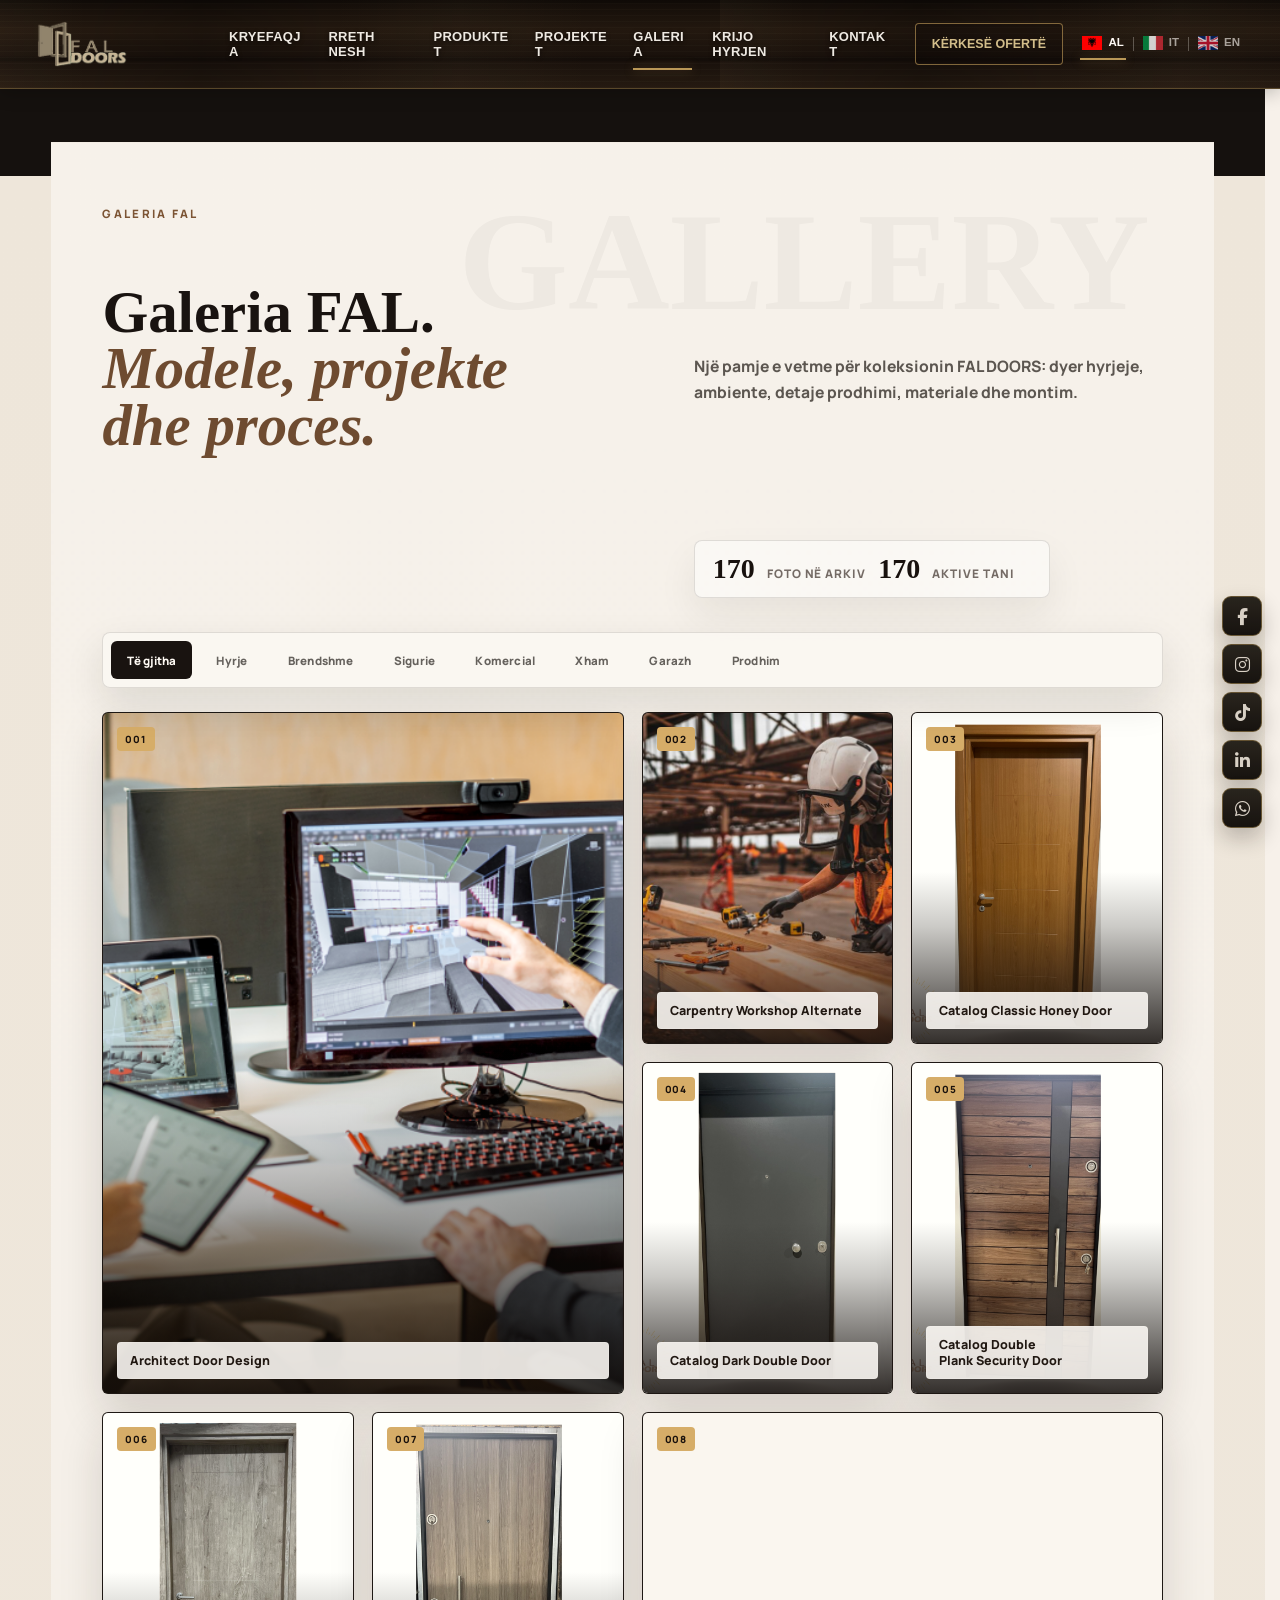
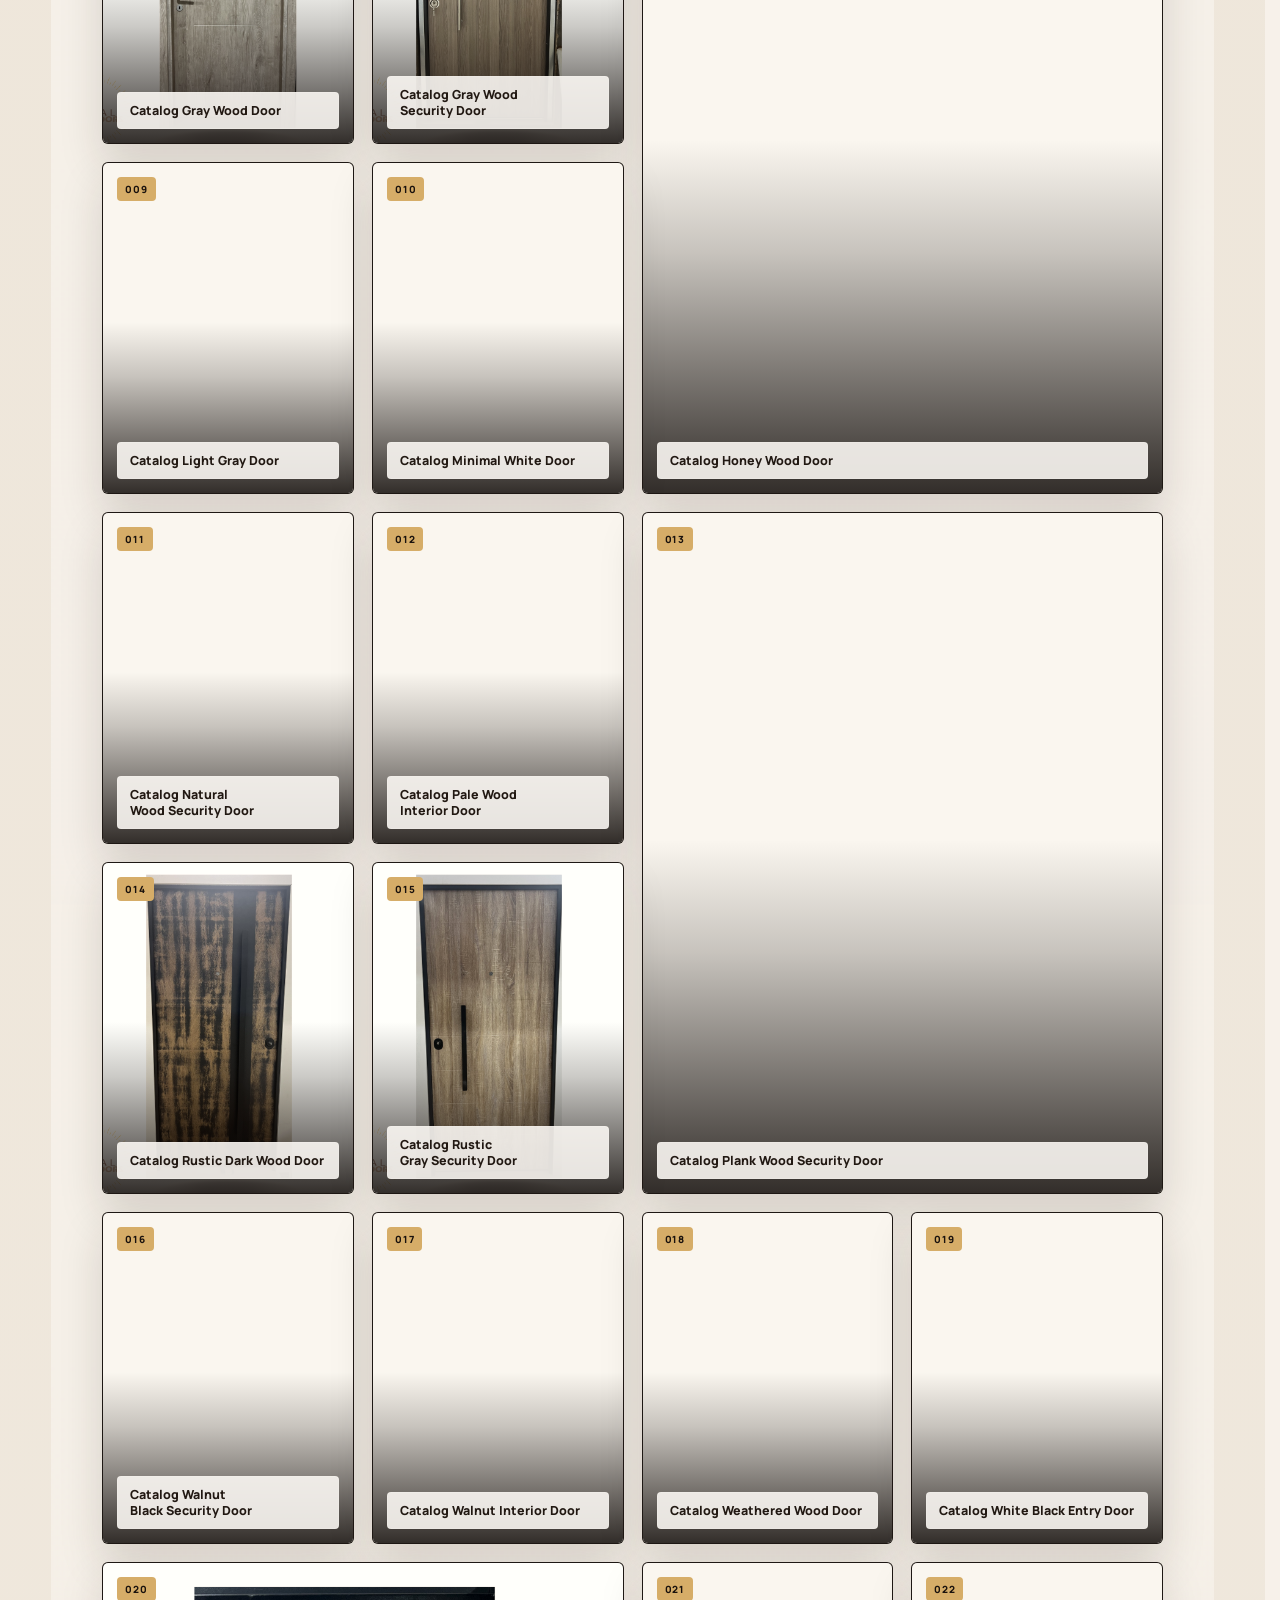
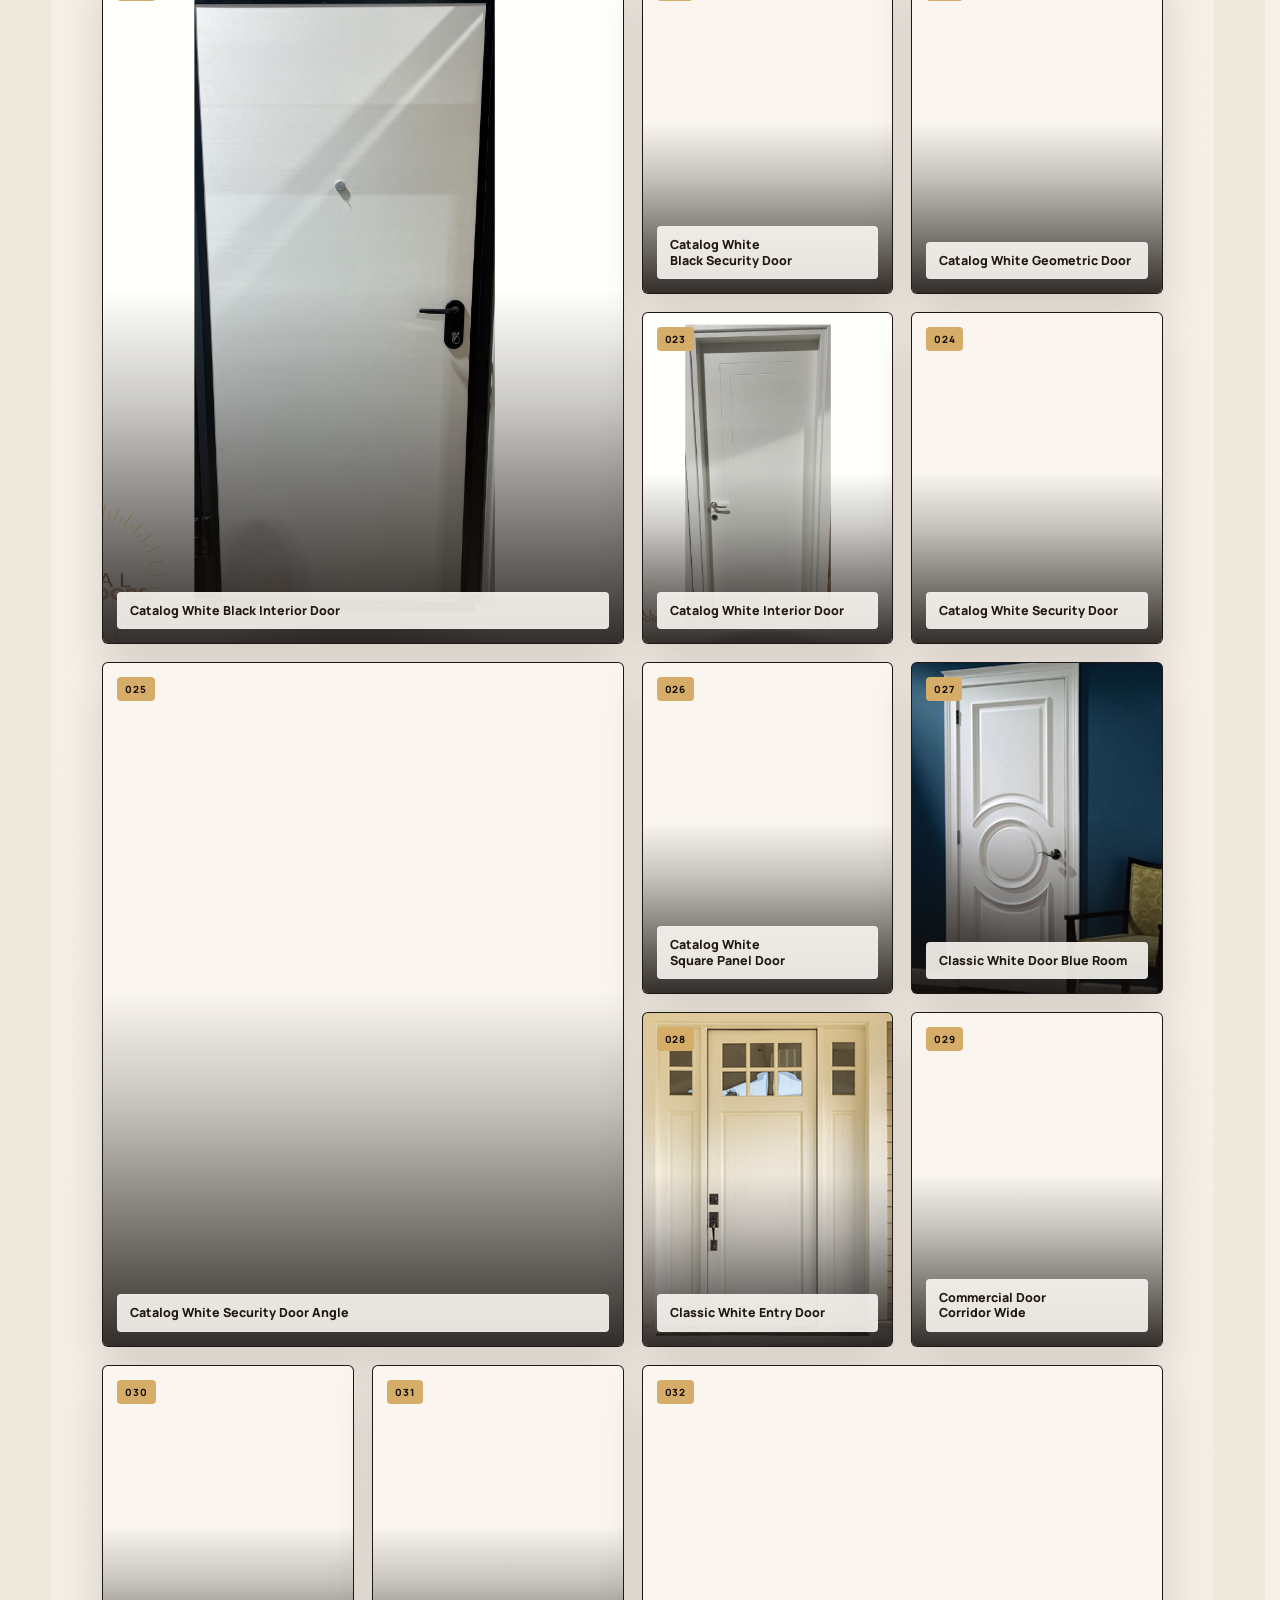
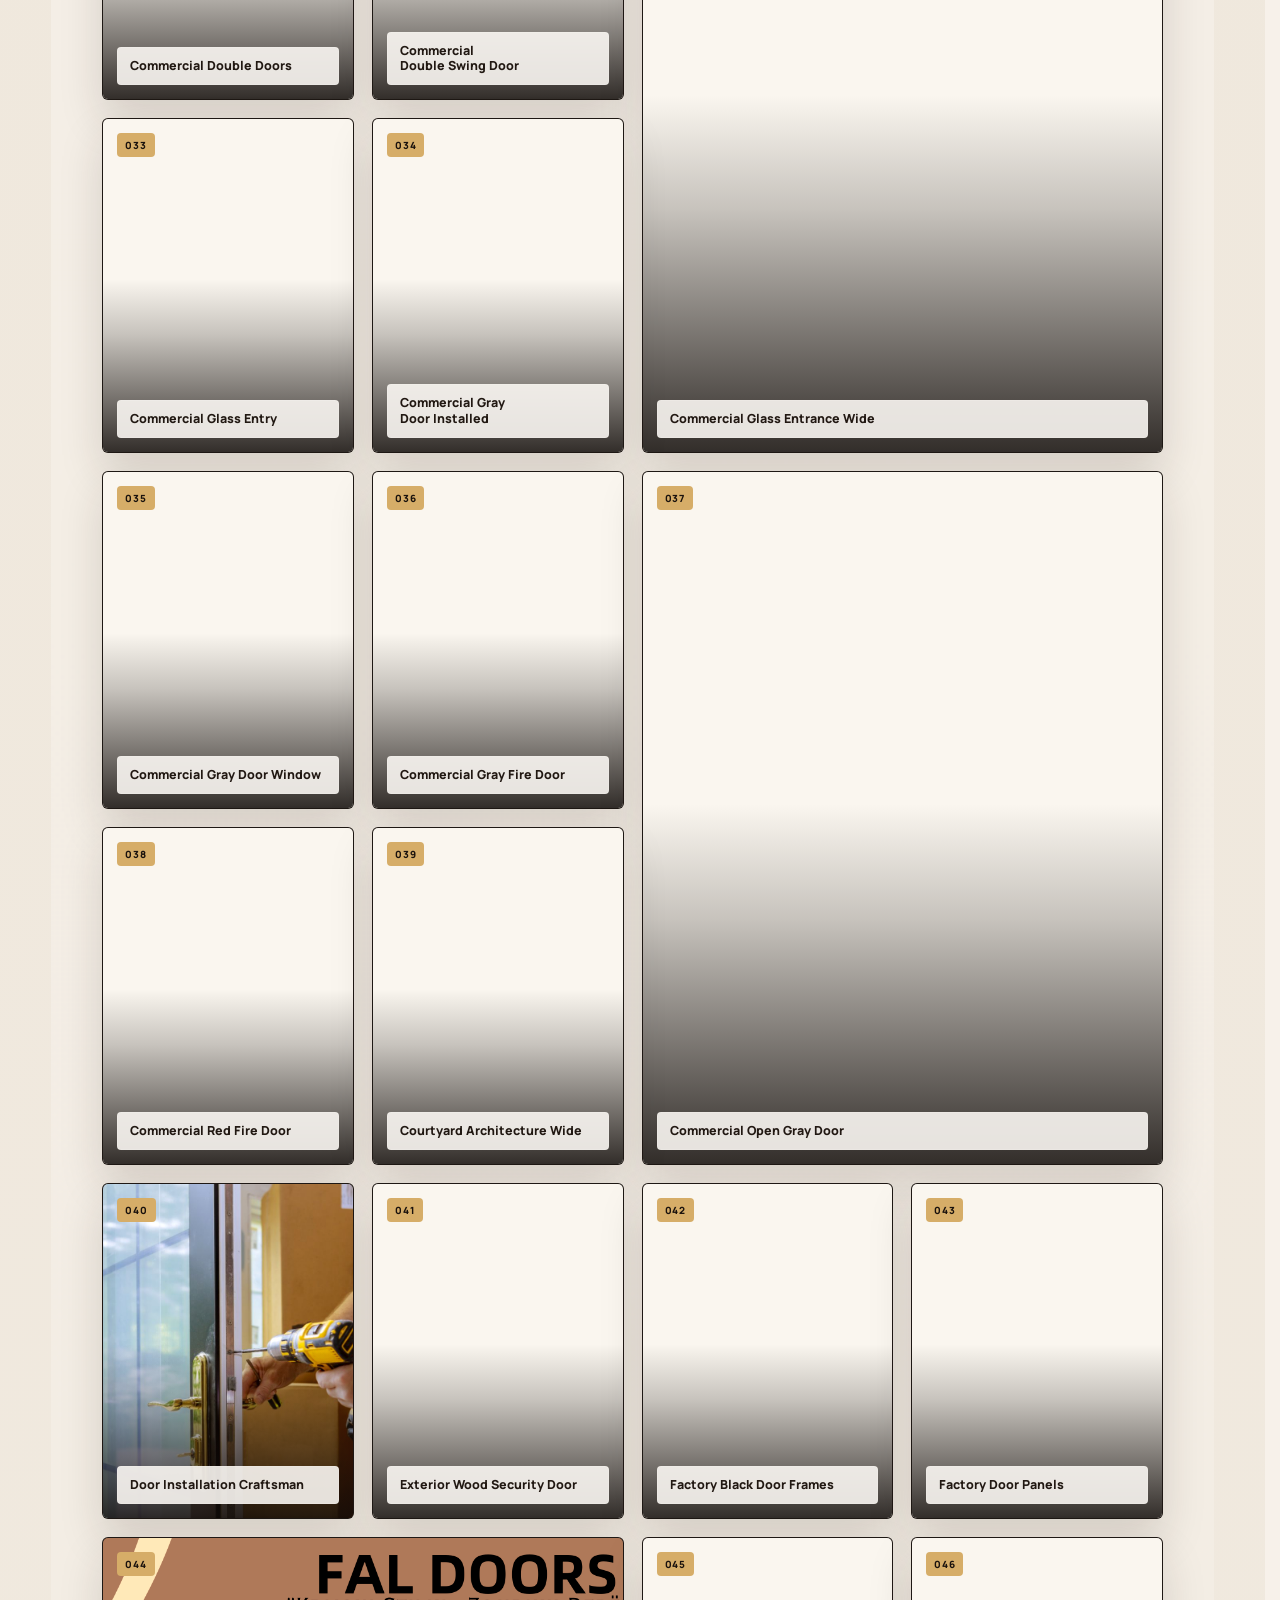
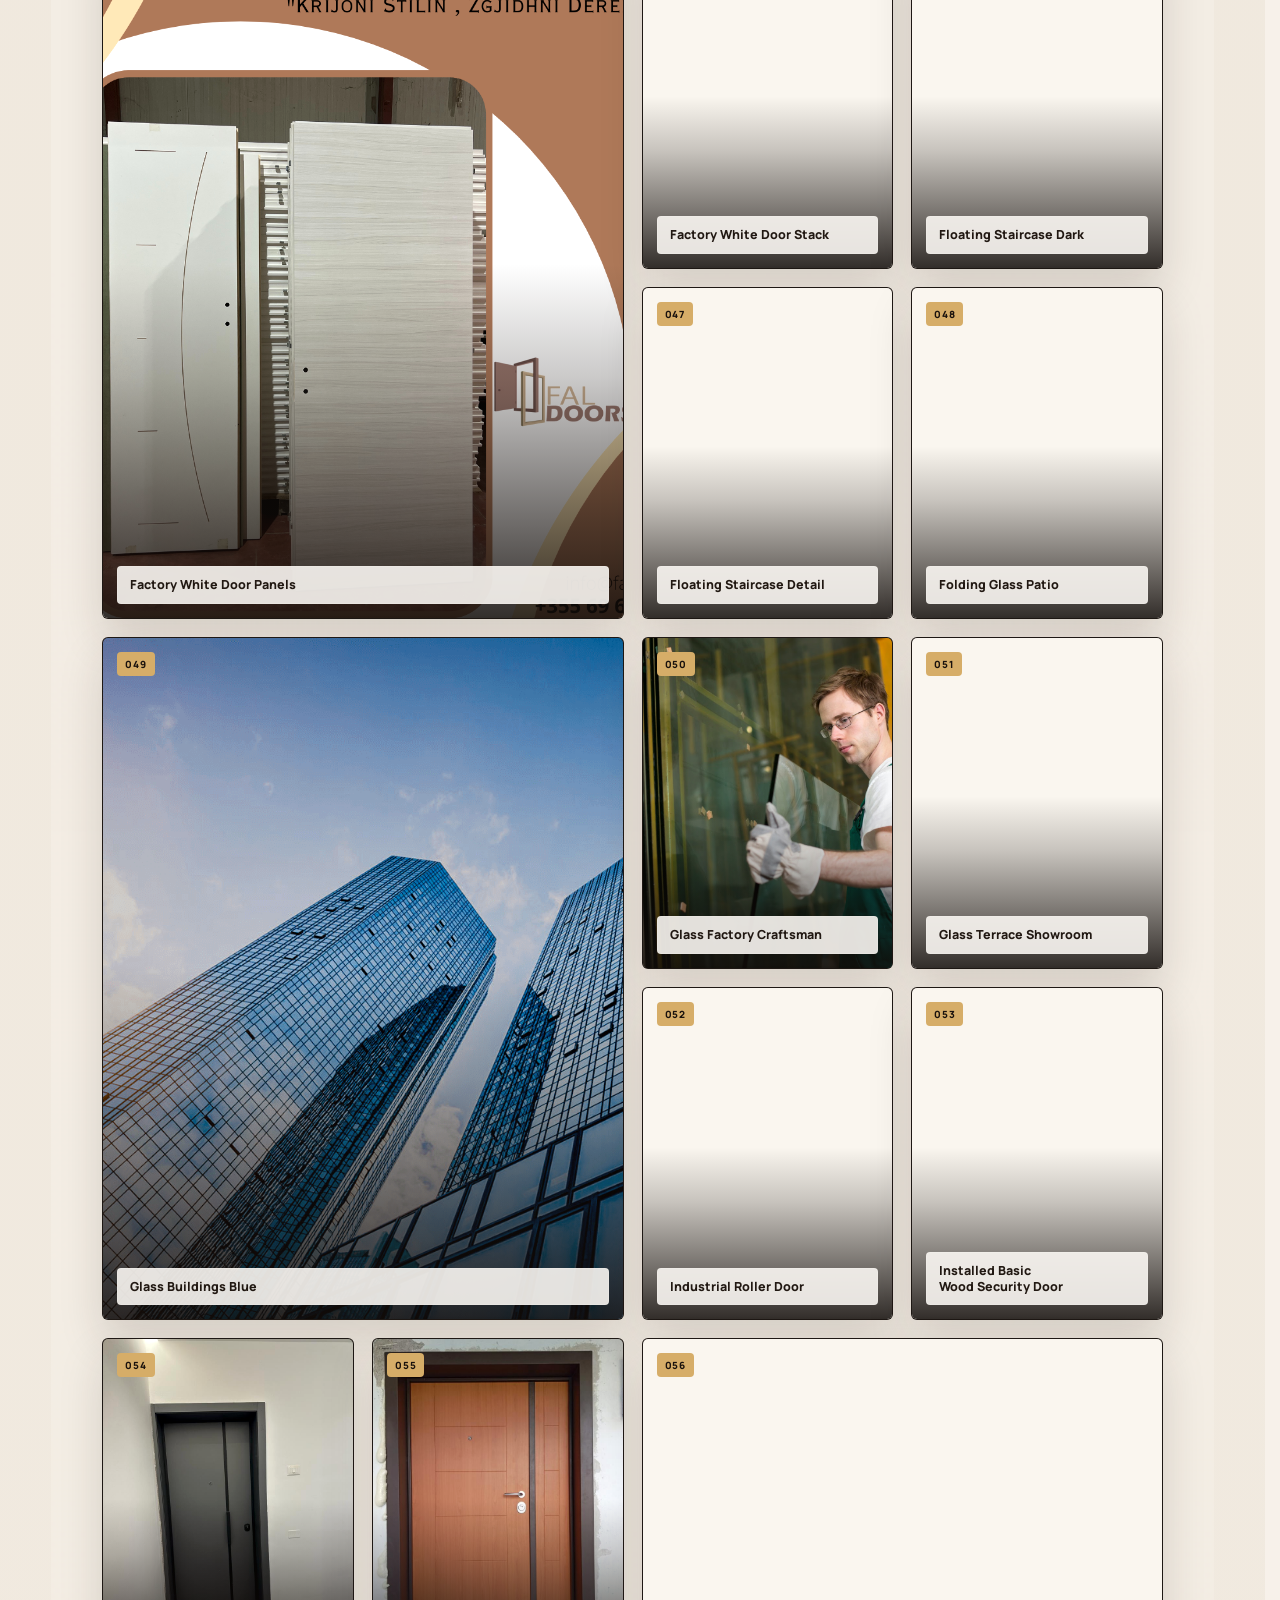
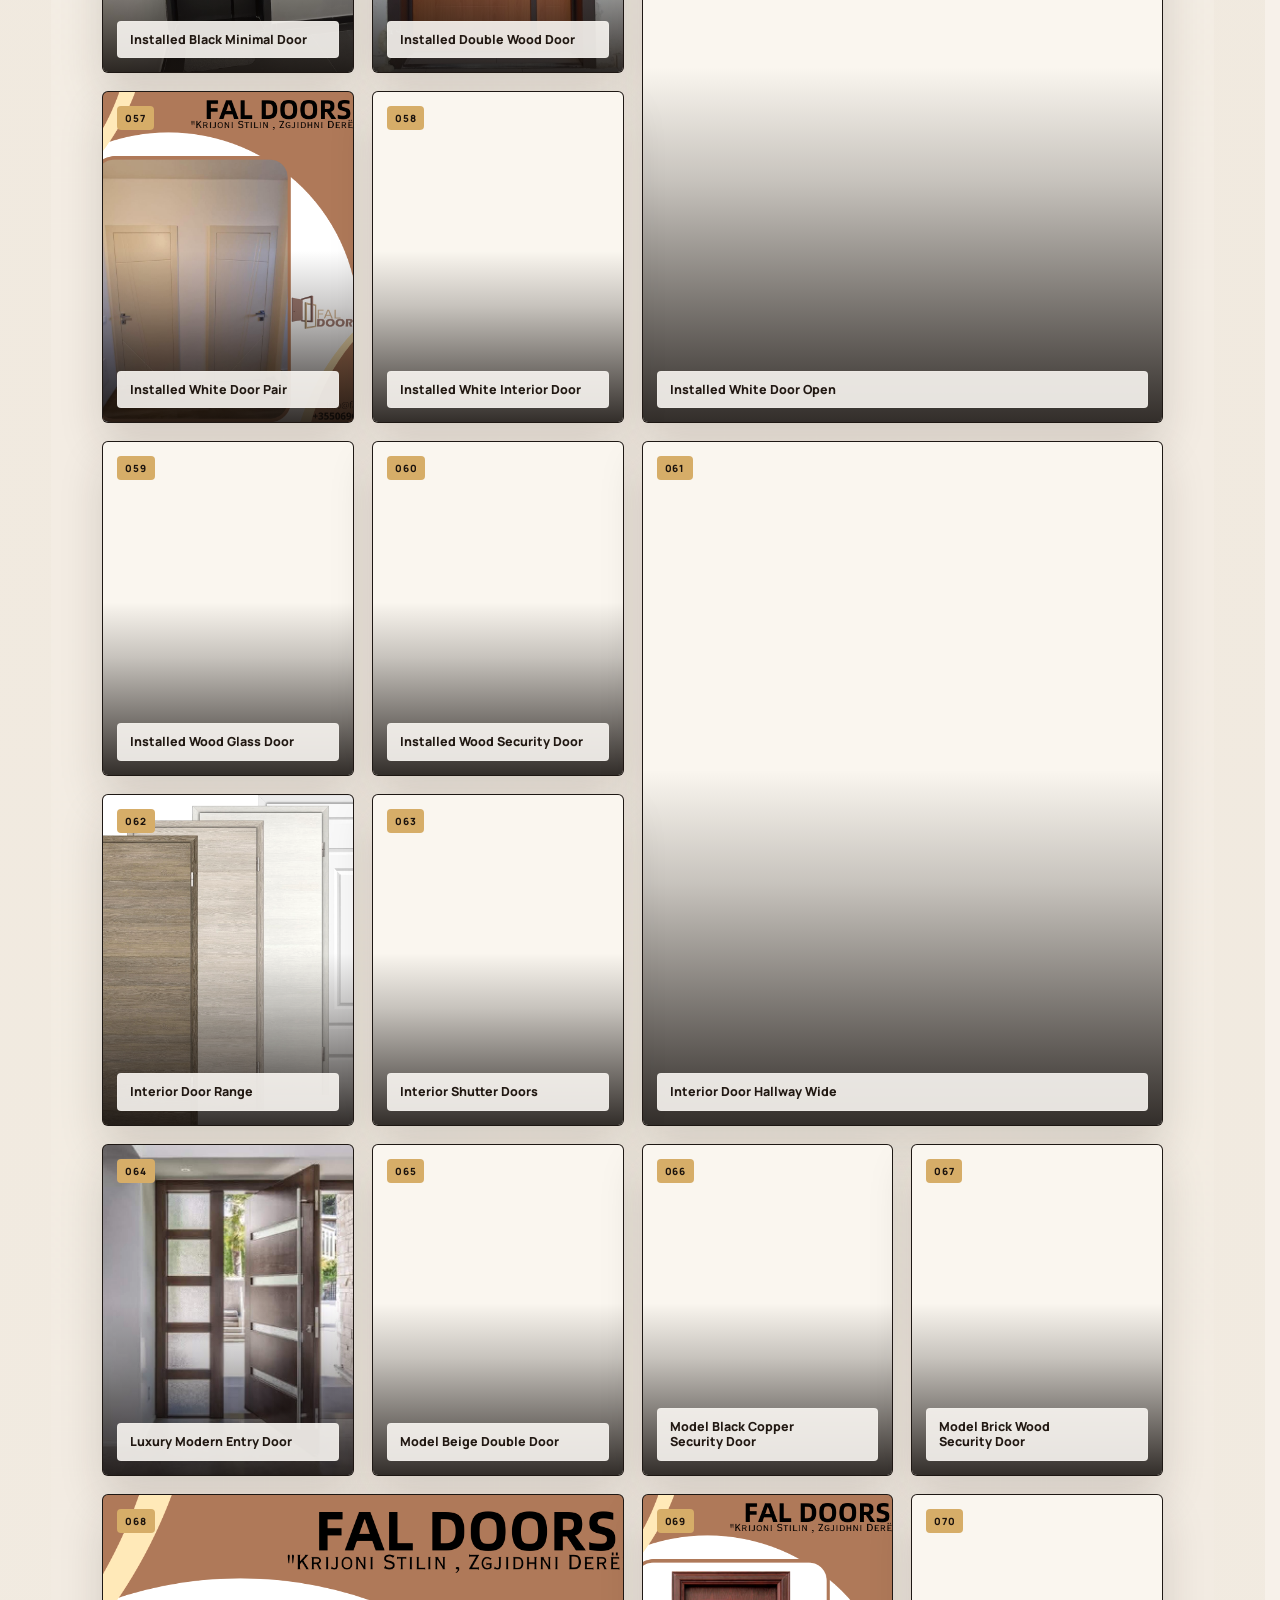
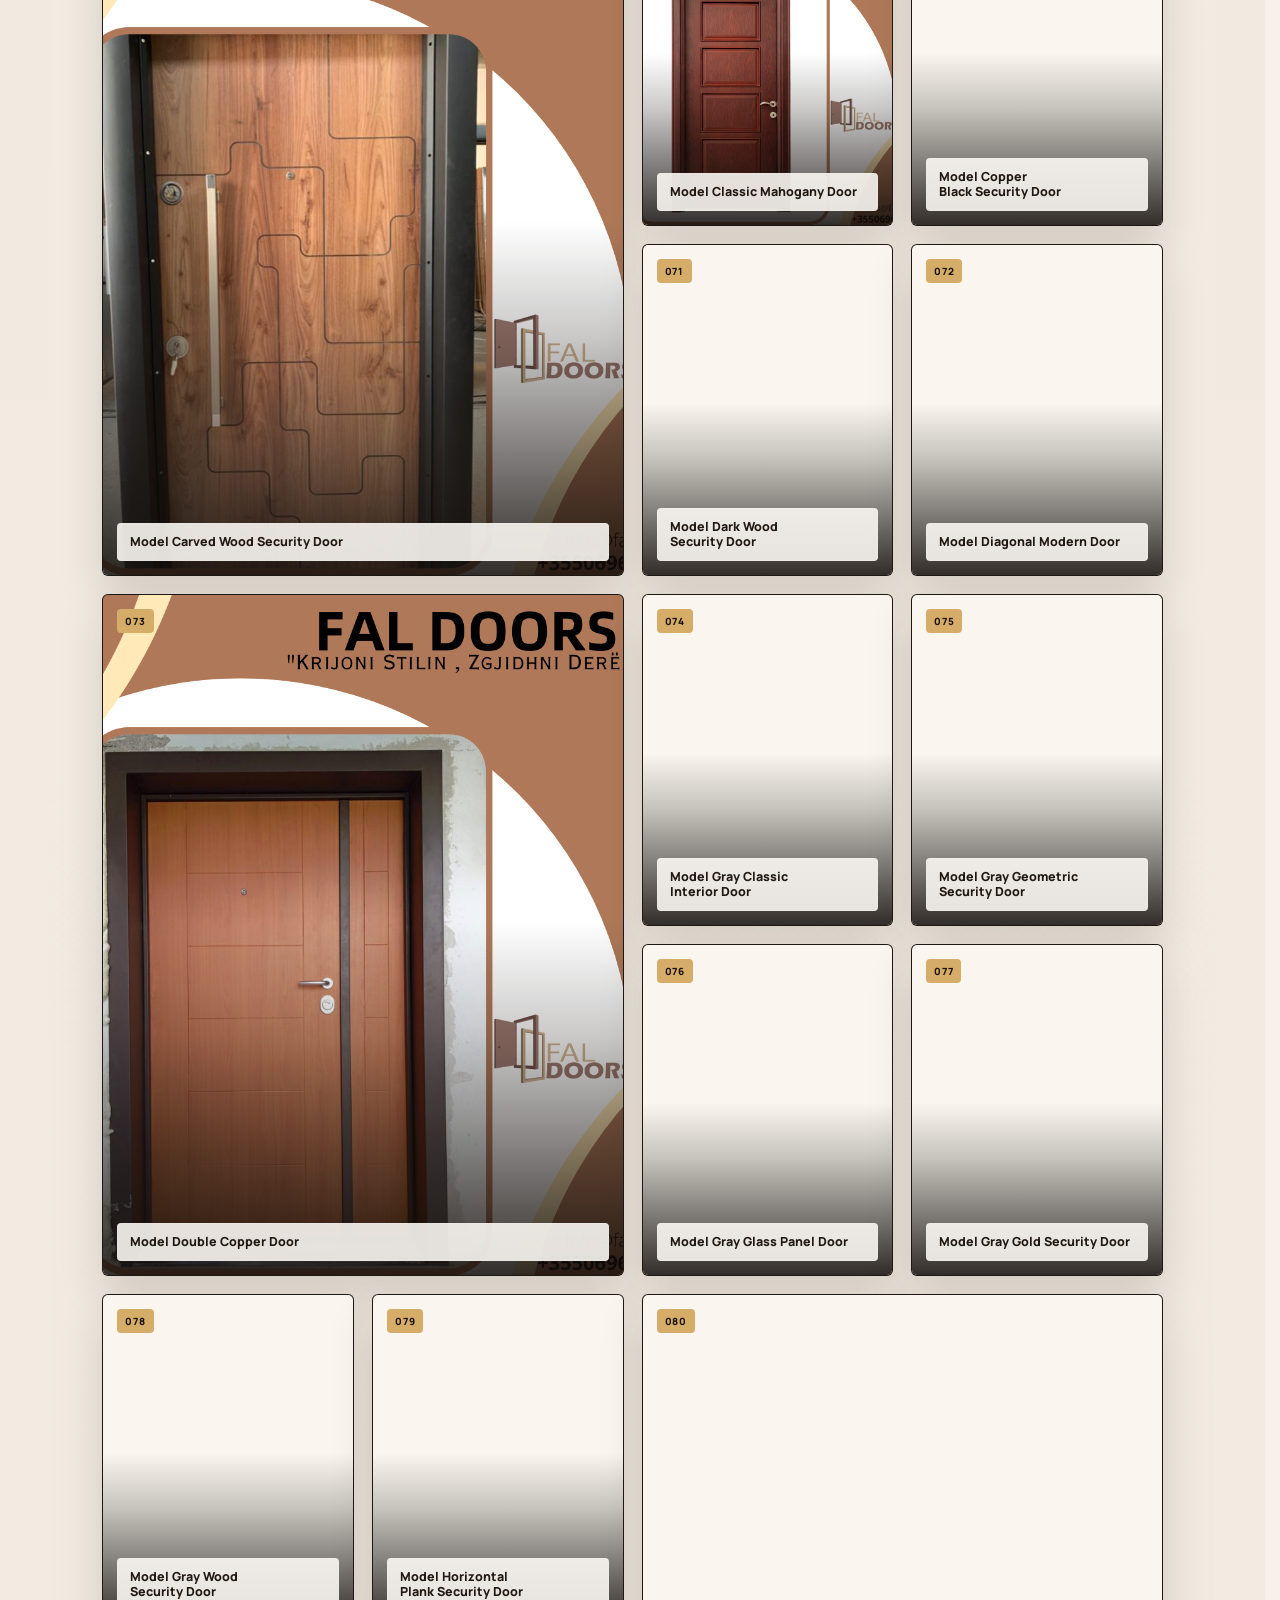
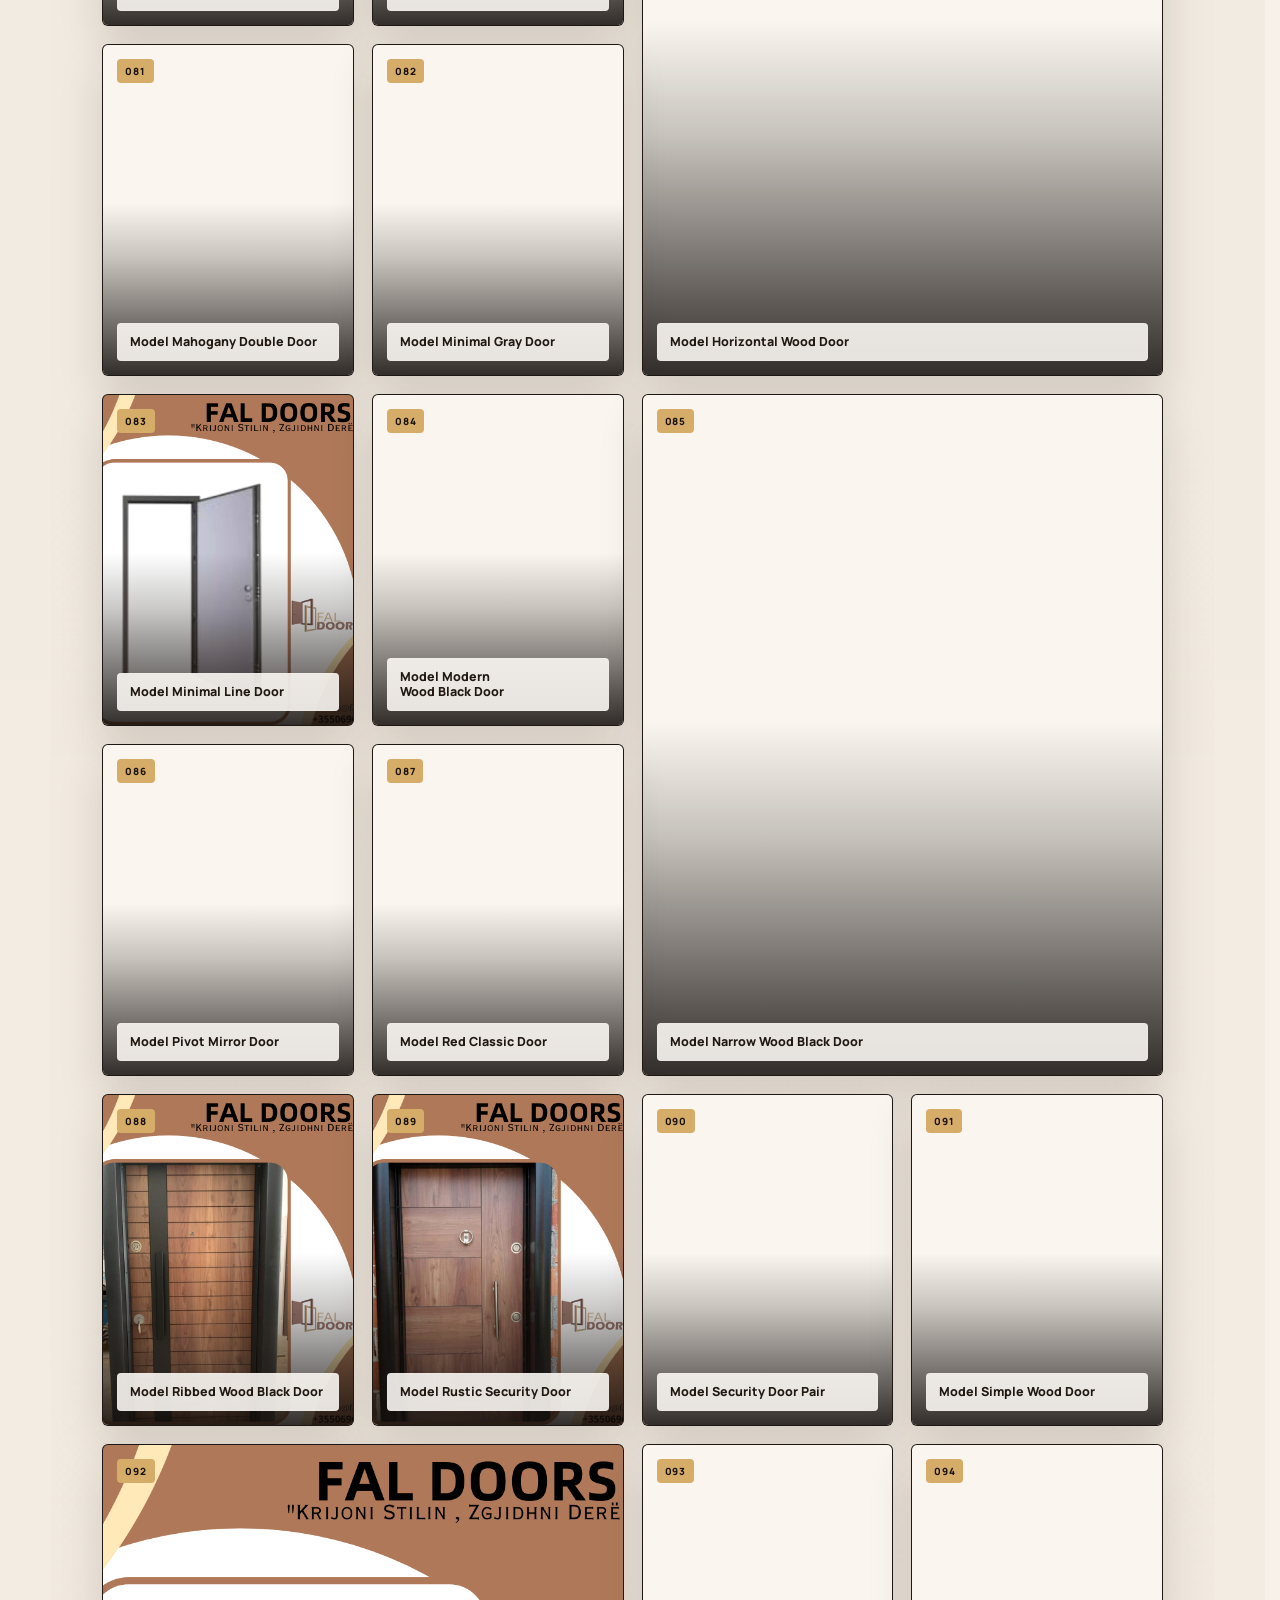
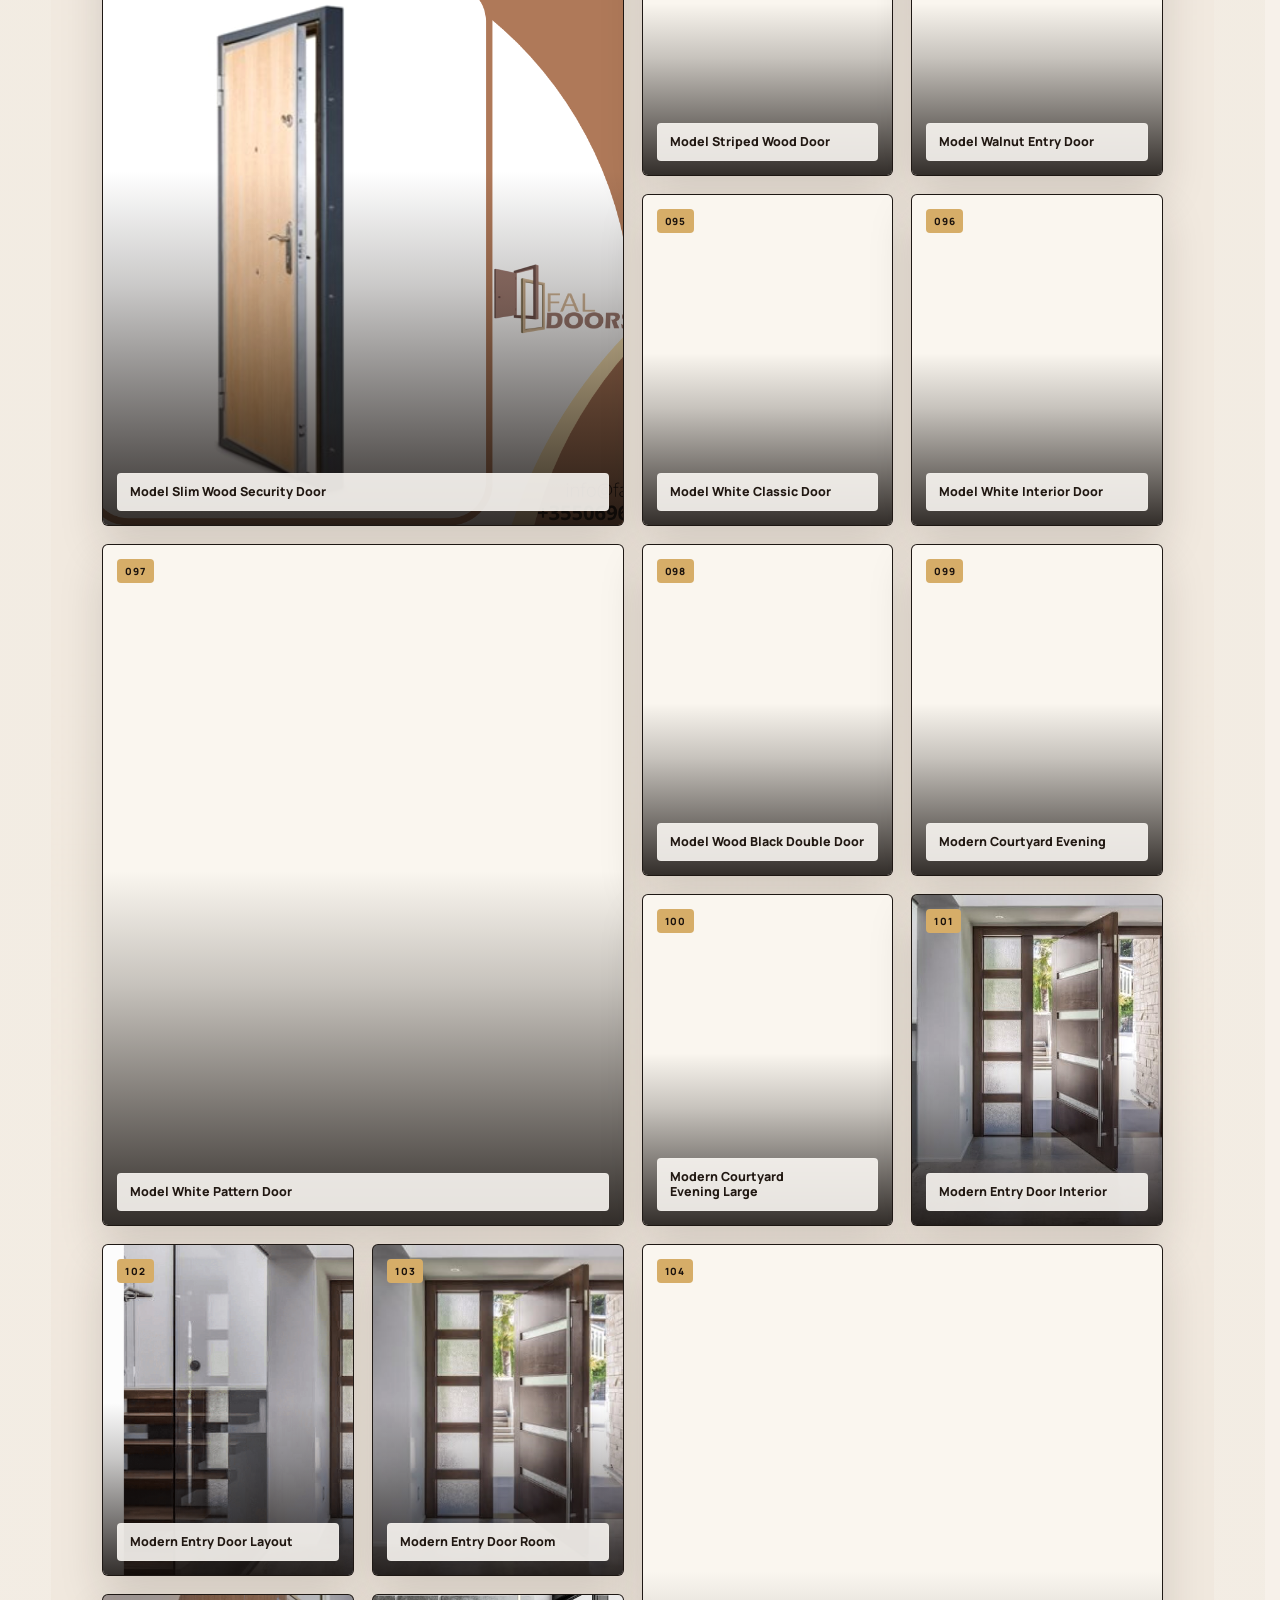
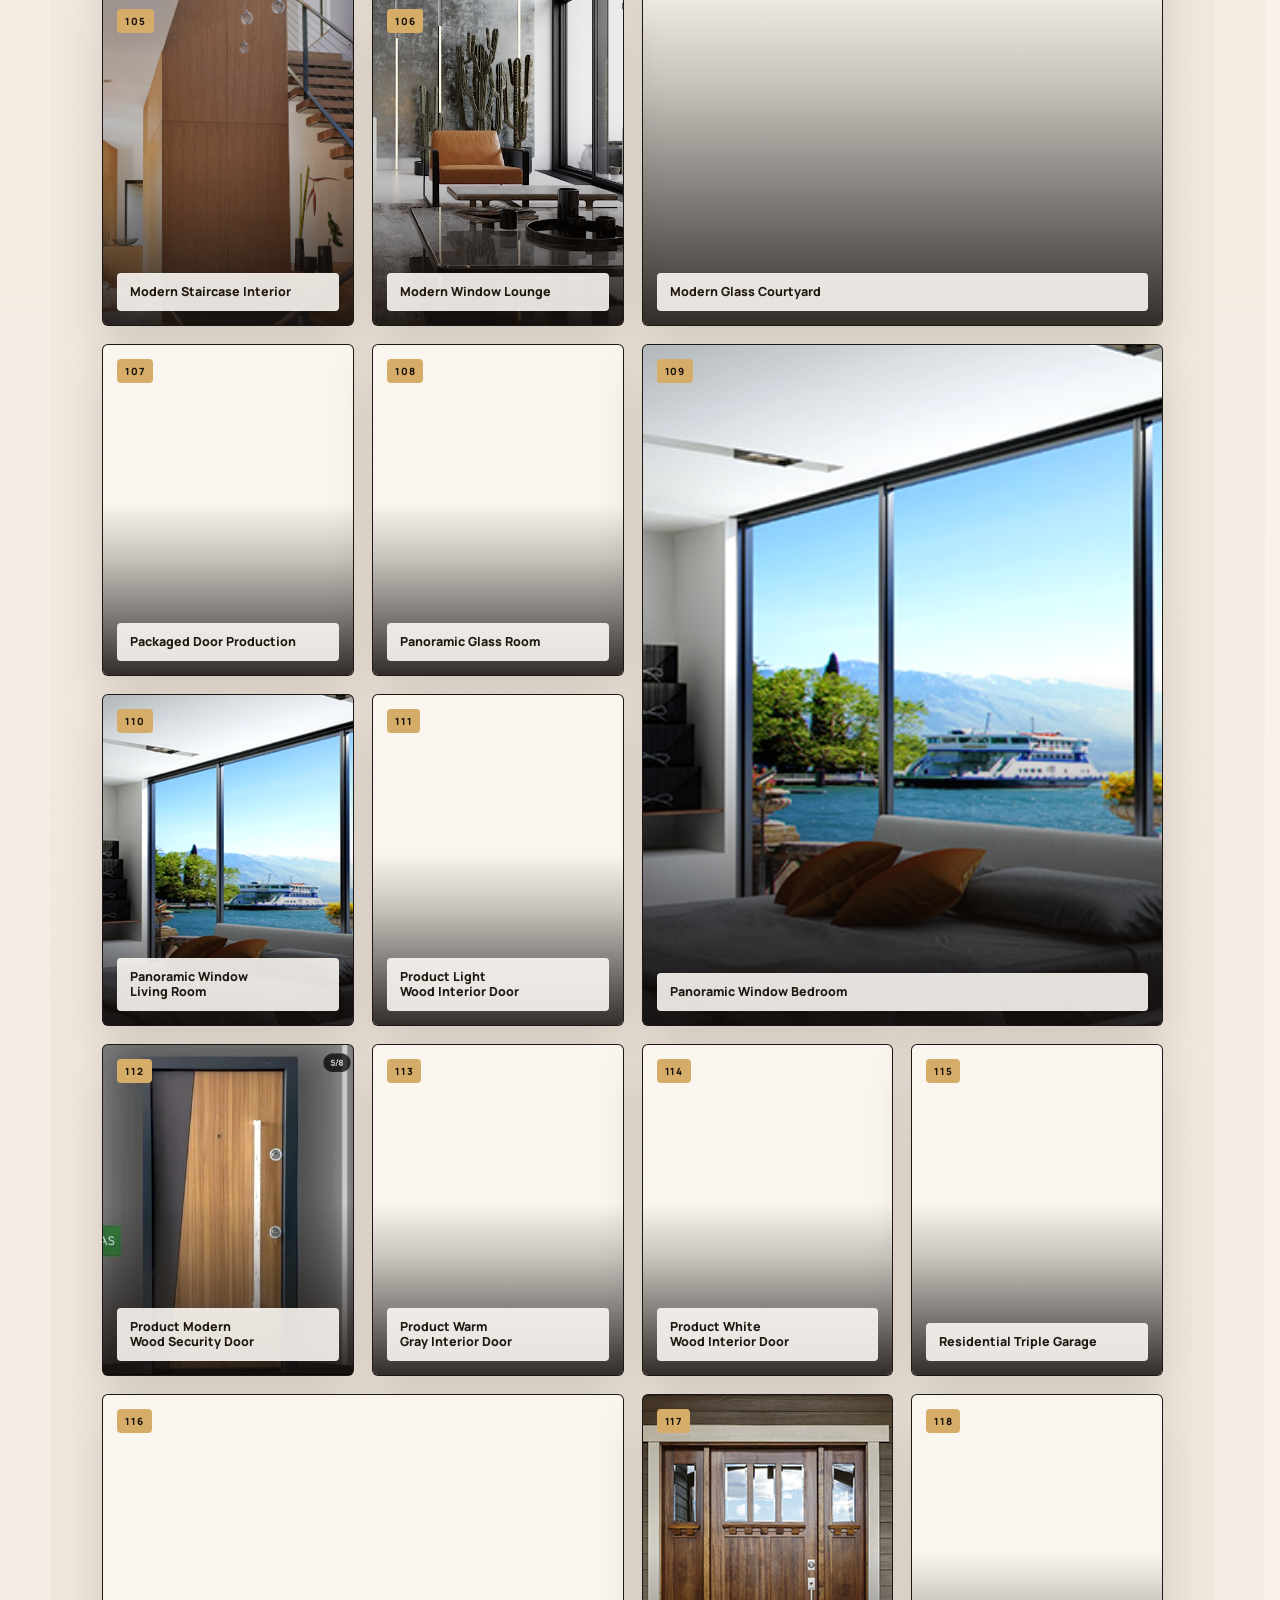
<file: version-bold-gallery.html>
﻿<!doctype html>
<html lang="sq">
  <head>
    <!-- HEAD: browser metadata, SEO/social preview tags, fonts, icon library, and page styles. -->
    <!-- Character encoding: supports normal text rendering across browsers. -->
    <meta charset="UTF-8" />
    <!-- Viewport: makes CSS media queries and mobile scaling work correctly. -->
    <meta name="viewport" content="width=device-width, initial-scale=1" />
    <meta
      name="description"
      content="Eksploroni projektet dhe frymëzimet e FAL DOORS për dyer moderne, klasike dhe premium."
    />
    <meta property="og:title" content="Galeria - FAL DOORS" />
    <meta
      property="og:description"
      content="Eksploroni projektet dhe frymëzimet e FAL DOORS për dyer moderne, klasike dhe premium."
    />
    <meta property="og:image" content="https://faldoors.al/images/fal-doors.jpg" />
    <link rel="icon" href="images/favicon.svg" type="image/svg+xml" />
    <title>Galeria - FAL DOORS</title>
    <!-- Fonts: preconnect speeds up Google Fonts loading before the stylesheet request. -->
    <link rel="preconnect" href="https://fonts.googleapis.com" />
    <link rel="preconnect" href="https://fonts.gstatic.com" crossorigin />
    <link
      href="https://fonts.googleapis.com/css2?family=Manrope:wght@500;600;700;800&display=optional"
      rel="stylesheet"
    />
    <!-- Icons: Font Awesome supplies the nav, CTA, contact, feature, and social icons. -->
    <link
      rel="stylesheet"
      href="https://cdnjs.cloudflare.com/ajax/libs/font-awesome/6.5.1/css/all.min.css"
      integrity="sha512-DTOQO9RWCH3ppGqcWaEA1BIZOC6xxalwEsw9c2QQeAIftl+Vegovlnee1c9QX4TctnWMn13TZye+giMm8e2LwA=="
      crossorigin="anonymous"
      referrerpolicy="no-referrer"
    />
    <!-- Version stylesheet: all bold-version layout, color, type, and responsive rules. -->
    <link rel="stylesheet" href="version-bold.css?v=20260720i18n" />
    <!-- Shared floating-social stylesheet: reused by both visual versions. -->
    <link rel="stylesheet" href="shared-floating.css?v=20260628a" />
    <link rel="canonical" href="https://faldoors.al/galeria" />
    <meta property="og:url" content="https://faldoors.al/galeria" />
  </head>
  <body>
    <!-- PAGE STRUCTURE: floating social links, header/navigation, page-specific main content, footer, shared JavaScript. -->
    <!-- FLOATING SOCIAL BAR: quick external links that stay visible while scrolling. -->
    <div class="floating-social" aria-label="Linqë të shpejta sociale">
      <!-- SOCIAL LINK: Facebook page opens in a new tab. -->
      <a
        class="floating-social__btn"
        href="https://www.facebook.com/p/FAL-Doors-61554308700425/"
        target="_blank"
        rel="noopener"
        aria-label="Facebook"
      >
        <!-- Social icon: Facebook -->
        <i class="fa-brands fa-facebook-f" aria-hidden="true"></i>
        <span class="u-visually-hidden">Facebook</span>
      </a>
      <!-- SOCIAL LINK: Instagram profile opens in a new tab. -->
      <a
        class="floating-social__btn"
        href="https://www.instagram.com/fal.doors/?hl=en"
        target="_blank"
        rel="noopener"
        aria-label="Instagram"
      >
        <!-- Social icon: Instagram -->
        <i class="fa-brands fa-instagram" aria-hidden="true"></i>
        <span class="u-visually-hidden">Instagram</span>
      </a>
      <!-- SOCIAL LINK: TikTok profile opens in a new tab. -->
      <a
        class="floating-social__btn"
        href="https://www.tiktok.com/@fal.doors"
        target="_blank"
        rel="noopener"
        aria-label="TikTok"
      >
        <!-- Social icon: TikTok -->
        <i class="fa-brands fa-tiktok" aria-hidden="true"></i>
        <span class="u-visually-hidden">TikTok</span>
      </a>
      <!-- SOCIAL LINK: LinkedIn company page opens in a new tab. -->
      <a
        class="floating-social__btn"
        href="https://www.linkedin.com/company/fal-doors/?trk=public_post_feed-actor-name&originalSubdomain=al"
        target="_blank"
        rel="noopener"
        aria-label="LinkedIn"
      >
        <!-- Social icon: LinkedIn -->
        <i class="fa-brands fa-linkedin-in" aria-hidden="true"></i>
        <span class="u-visually-hidden">LinkedIn</span>
      </a>
      <!-- SOCIAL LINK: WhatsApp opens a direct chat. -->
      <a
        class="floating-social__btn"
        href="https://wa.me/355696032648"
        target="_blank"
        rel="noopener"
        aria-label="WhatsApp"
      >
        <!-- Social icon: WhatsApp -->
        <i class="fa-brands fa-whatsapp" aria-hidden="true"></i>
        <span class="u-visually-hidden">WhatsApp</span>
      </a>
      <!-- BACK TO TOP: version-bold.js scrolls the page to the top when this compact arrow is clicked. -->
      <button
        class="floating-social__top"
        type="button"
        aria-label="Kthehu në krye"
      >
        <i class="fa-solid fa-arrow-up" aria-hidden="true"></i>
      </button>
    </div>
    <!-- SITE HEADER: logo, primary navigation, quote CTA, and language selector. -->
    <header class="version-bold-header">
      <!-- LOGO LINK: returns users to the matching version homepage. -->
      <a
        class="version-bold-logo"
        href="index.html"
        aria-label="FAL DOORS Kryefaqja"
      >
        <!-- Logo image: brand mark used as the visual home link. -->
        <img
          src="images/fal_doors_nav.png"
          alt="FAL DOORS"
          width="142"
          height="48"
        />
      </a>
      <!-- MOBILE MENU BUTTON: toggles the collapsed navigation on small screens. -->
      <button
        class="version-bold-menu-toggle"
        type="button"
        aria-expanded="false"
        aria-controls="bold-main-nav"
        aria-label="Hap menunë"
      >
        <!-- Icon bars: CSS turns these three empty elements into the hamburger lines. -->
        <i></i><i></i><i></i>
      </button>

      <!-- PRIMARY NAVIGATION: main site pages for this version. -->
      <nav
        class="version-bold-nav"
        id="bold-main-nav"
        aria-label="Navigimi kryesor"
      >
        <a href="index.html">KRYEFAQJA</a>
        <a href="version-bold-about.html">RRETH NESH</a>
        <a href="version-bold-products.html">PRODUKTET</a>
        <a href="version-bold-projects.html">PROJEKTET</a>
        <!-- .is-active tells CSS which nav item should show the current-page statë. -->
        <a class="is-active" href="version-bold-gallery.html">GALERIA</a>
        <a href="version-bold-create.html">KRIJO HYRJEN</a>
        <a href="version-bold-contact.html">KONTAKT</a>
      </nav>

      <!-- HEADER ACTIONS: quote shortcut and language controls. -->
      <div class="version-bold-actions">
        <!-- Quote shortcut: kept outside the main nav so it remains a business CTA. -->
        <a class="version-bold-quote-link" href="version-bold-quote.html"
          >Kërkesë ofertë</a
        >
        <div class="version-bold-languages" aria-label="Zgjedhja e gjuhës">
          <!-- Language buttons: JS marks the selected button and reports whether the language is available. -->
          <button type="button" data-lang="sq">
            <img src="images/flag_al.png" alt="" /> AL
          </button>
          <span></span>
          <button type="button" data-lang="it">
            <img src="images/flag_it.png" alt="" /> IT
          </button>
          <span></span>
          <button type="button" data-lang="en">
            <img src="images/flag_en.png" alt="" /> EN
          </button>
        </div>
      </div>
    </header>

    <!-- MAIN CONTENT: unique content for this page. -->
    <main class="fal-gallery-page fal-gallery-page--bold">
      <!-- SINGLE GALLERY: one filterable archive, no duplicatë gallery sections. -->
      <section
        class="fal-gallery-library fal-gallery-library--single"
        aria-labelledby="gallery-library-title"
      >
        <div class="fal-gallery-library__heading">
          <span>Galeria FAL</span>
          <h1 id="gallery-library-title">Galeria FAL. <em>Modele, projekte dhe proces.</em></h1>
          <p>
            Një pamje e vetme për koleksionin FAL DOORS: dyer hyrjeje,
            ambiente, detaje prodhimi, materiale dhe montim.
          </p>
          <div class="fal-gallery-library__meta" aria-label="Përmbledhje galerie">
            <strong data-gallery-total>170</strong><span>foto në arkiv</span>
            <strong data-gallery-visible>170</strong><span>aktive tani</span>
          </div>
        </div>
        <div class="fal-gallery-library__grid" data-archive-gallery></div>
      </section>
    </main>

    <!-- SITE FOOTER: company links, product links, contact info, and social links. -->
    <footer class="version-bold-footer">
      <div class="version-bold-footer-grid">
        <section class="version-bold-footer-brand">
          <!-- Logo image: brand mark used as the visual home link. -->
          <img src="images/fal_doors_nav.png" alt="FAL DOORS" />
          <p>
            Dyer me porosi, detaje të ngrohta druri dhe zgjidhje elegante per
            çdo hapësirë.
          </p>
        </section>

        <section>
          <h2>KOMPANIA</h2>
          <a href="version-bold-about.html">Rreth Nesh</a>
          <a href="version-bold-about.html">Historia Jonë</a>
        </section>

        <section>
          <h2>PRODUKTET</h2>
          <a href="version-bold-products.html">Dyer të brendshme</a>
          <a href="version-bold-products.html">Dyer hyrjeje</a>
          <a href="version-bold-create.html">Krijo hyrjen</a>
        </section>

        <section>
          <h2>GALERIA</h2>
          <a href="version-bold-gallery.html">Projektet</a>
          <a href="version-bold-gallery.html">Frymëzime</a>
          <a href="version-bold-products.html">Katalogu</a>
        </section>

        <section class="version-bold-footer-contact">
          <h2>KONTAKT</h2>
          <a href="tel:+355696032648" data-contact="phone">
            <i class="fa-solid fa-phone" aria-hidden="true"></i>
            <span>+355 69 603 2648</span>
          </a>
          <a href="mailto:kleidimicka13@gmail.com" data-contact="email">
            <i class="fa-solid fa-envelope" aria-hidden="true"></i>
            <span>kleidimicka13@gmail.com</span>
          </a>
          <a
            href="https://www.google.com/maps/dir/?api=1&amp;destination=Rruga+Vangjel+Noti%2C+1031%2C+Tirana%2C+Albania"
            target="_blank"
            rel="noopener"
          >
            <i class="fa-solid fa-location-dot" aria-hidden="true"></i>
            <span>Rruga Vangjel Noti, 1031, Tirana, Albania</span>
          </a>
        </section>

        <section class="version-bold-footer-social">
          <h2>NA NDIQNI</h2>
          <div>
            <a
              href="https://www.instagram.com/fal.doors/?hl=en"
              target="_blank"
              rel="noopener"
              aria-label="Instagram"
            >
              <!-- Social icon: Instagram -->
              <i class="fa-brands fa-instagram" aria-hidden="true"></i>
              <span class="u-visually-hidden">Instagram</span>
            </a>
            <a
              href="https://www.facebook.com/p/FAL-Doors-61554308700425/"
              target="_blank"
              rel="noopener"
              aria-label="Facebook"
            >
              <!-- Social icon: Facebook -->
              <i class="fa-brands fa-facebook-f" aria-hidden="true"></i>
              <span class="u-visually-hidden">Facebook</span>
            </a>
            <a
              href="https://www.tiktok.com/@fal.doors"
              target="_blank"
              rel="noopener"
              aria-label="TikTok"
            >
              <!-- Social icon: TikTok -->
              <i class="fa-brands fa-tiktok" aria-hidden="true"></i>
              <span class="u-visually-hidden">TikTok</span>
            </a>
            <a
              href="https://www.linkedin.com/company/fal-doors/?trk=public_post_feed-actor-name&originalSubdomain=al"
              target="_blank"
              rel="noopener"
              aria-label="LinkedIn"
            >
              <!-- Social icon: LinkedIn -->
              <i class="fa-brands fa-linkedin-in" aria-hidden="true"></i>
              <span class="u-visually-hidden">LinkedIn</span>
            </a>
            <a
              href="https://wa.me/355696032648"
              target="_blank"
              rel="noopener"
              aria-label="WhatsApp"
            >
              <!-- Social icon: WhatsApp -->
              <i class="fa-brands fa-whatsapp" aria-hidden="true"></i>
              <span class="u-visually-hidden">WhatsApp</span>
            </a>
          </div>
        </section>
      </div>

      <div class="version-bold-footer-bottom">
        &copy; 2026 FAL DOORS. Të gjitha të drejtat e rezervuara.
      </div>
    </footer>
    <!-- SHARED SCRIPT: enables nav, language, form, and configurator interactions. -->
    <script src="gallery-library.js?v=20260630onegallery2"></script>
    <script src="language.js?v=20260701k"></script>
    <script src="version-bold.js?v=20260720forms"></script>
  </body>
</html>
</file>
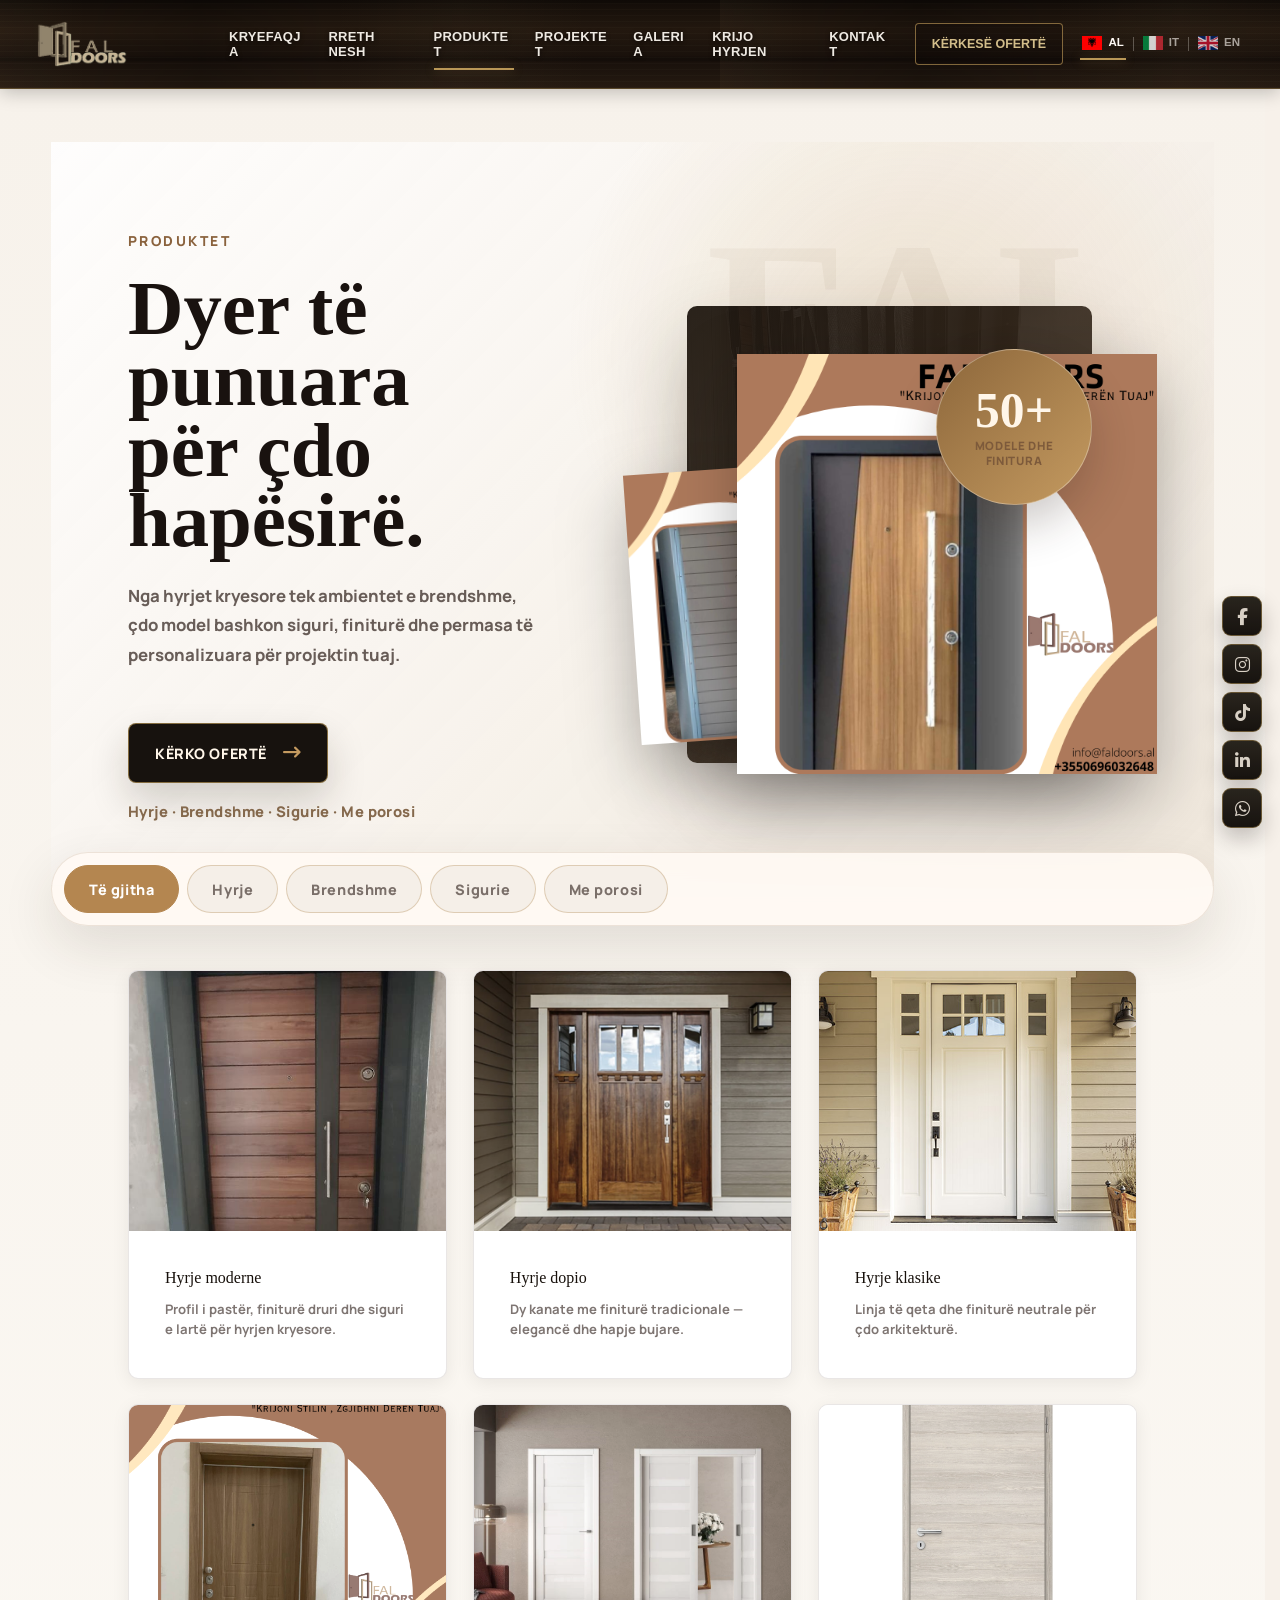
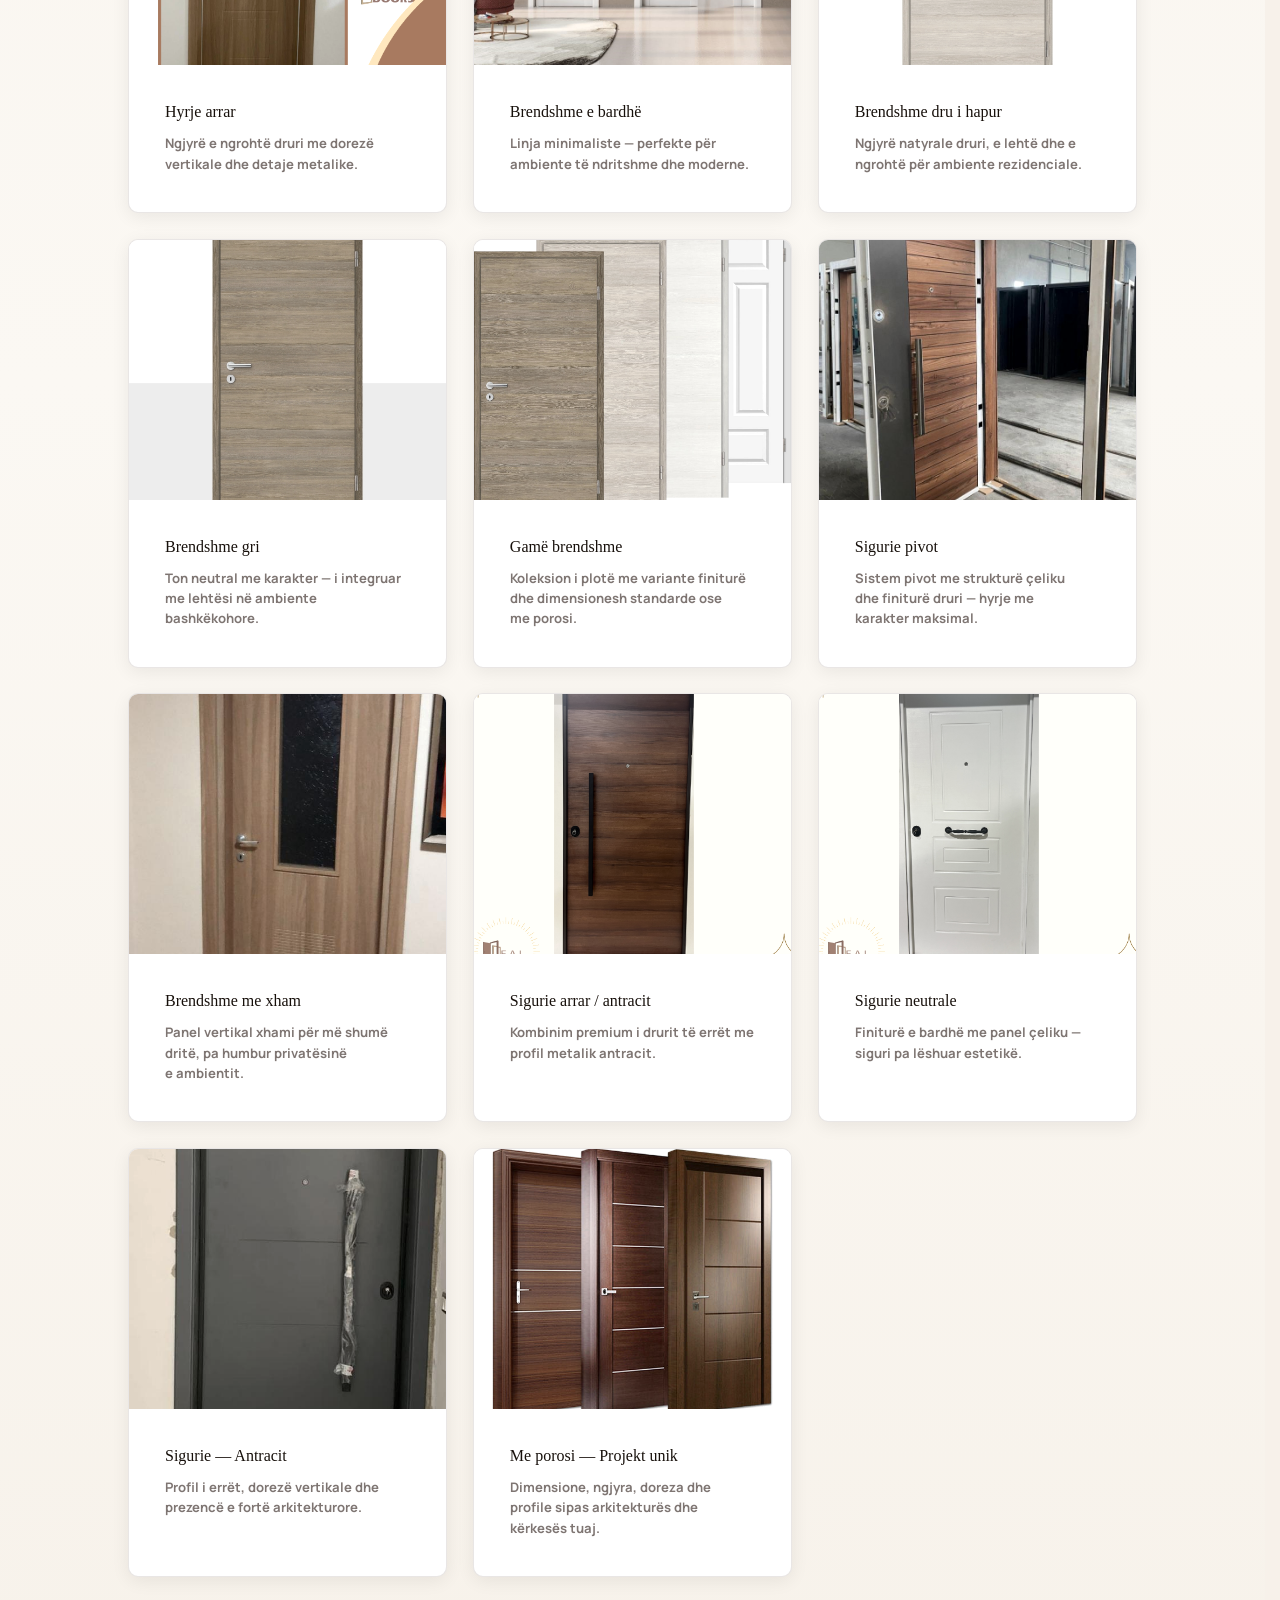
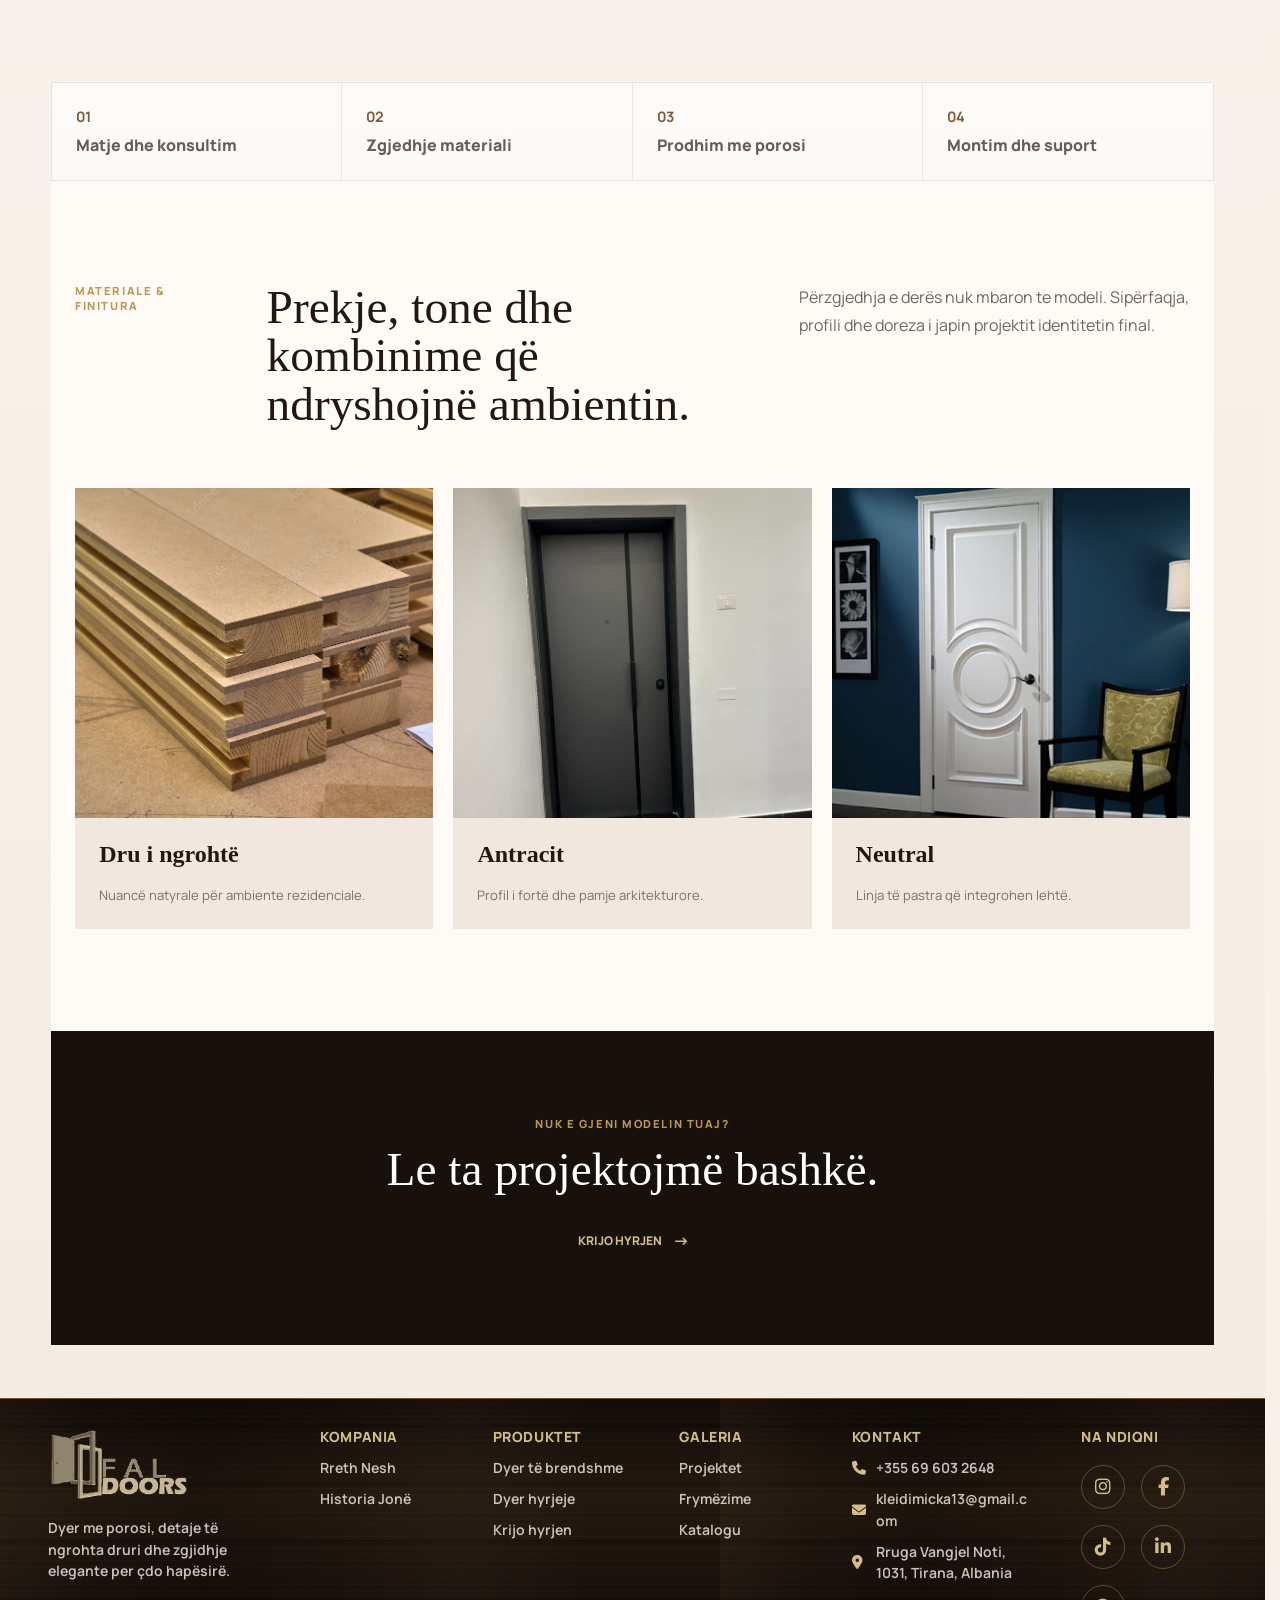
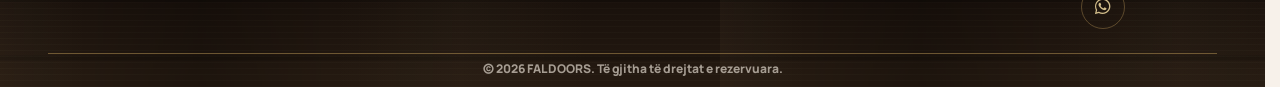
<file: version-bold-products.html>
﻿<!doctype html>
<html lang="sq">
  <head>
    <!-- HEAD: browser metadata, SEO/social preview tags, fonts, icon library, and page styles. -->
    <!-- Character encoding: supports normal text rendering across browsers. -->
    <meta charset="UTF-8" />
    <!-- Viewport: makes CSS media queries and mobile scaling work correctly. -->
    <meta name="viewport" content="width=device-width, initial-scale=1" />
    <meta
      name="description"
      content="Shikoni dyert e brendshme, dyert e hyrjes dhe zgjidhjet me porosi nga FAL DOORS."
    />
    <meta property="og:title" content="Produktet - FAL DOORS" />
    <meta
      property="og:description"
      content="Shikoni dyert e brendshme, dyert e hyrjes dhe zgjidhjet me porosi nga FAL DOORS."
    />
    <meta property="og:image" content="https://faldoors.al/images/fal-doors.jpg" />
    <link rel="icon" href="images/favicon.svg" type="image/svg+xml" />
    <title>Produktet - FAL DOORS</title>
    <!-- Fonts: preconnect speeds up Google Fonts loading before the stylesheet request. -->
    <link rel="preconnect" href="https://fonts.googleapis.com" />
    <link rel="preconnect" href="https://fonts.gstatic.com" crossorigin />
    <link
      href="https://fonts.googleapis.com/css2?family=Manrope:wght@500;600;700;800&display=optional"
      rel="stylesheet"
    />
    <!-- Icons: Font Awesome supplies the nav, CTA, contact, feature, and social icons. -->
    <link
      rel="stylesheet"
      href="https://cdnjs.cloudflare.com/ajax/libs/font-awesome/6.5.1/css/all.min.css"
      integrity="sha512-DTOQO9RWCH3ppGqcWaEA1BIZOC6xxalwEsw9c2QQeAIftl+Vegovlnee1c9QX4TctnWMn13TZye+giMm8e2LwA=="
      crossorigin="anonymous"
      referrerpolicy="no-referrer"
    />
    <!-- Version stylesheet: all bold-version layout, color, type, and responsive rules. -->
    <link rel="stylesheet" href="version-bold.css?v=20260720i18n" />
    <!-- Shared floating-social stylesheet: reused by both visual versions. -->
    <link rel="stylesheet" href="shared-floating.css?v=20260628a" />
    <link rel="canonical" href="https://faldoors.al/produktet" />
    <meta property="og:url" content="https://faldoors.al/produktet" />
  </head>
  <body>
    <!-- PAGE STRUCTURE: floating social links, header/navigation, page-specific main content, footer, shared JavaScript. -->
    <!-- FLOATING SOCIAL BAR: quick external links that stay visible while scrolling. -->
    <div class="floating-social" aria-label="Linqë të shpejta sociale">
      <!-- SOCIAL LINK: Facebook page opens in a new tab. -->
      <a
        class="floating-social__btn"
        href="https://www.facebook.com/p/FAL-Doors-61554308700425/"
        target="_blank"
        rel="noopener"
        aria-label="Facebook"
      >
        <!-- Social icon: Facebook -->
        <i class="fa-brands fa-facebook-f" aria-hidden="true"></i>
        <span class="u-visually-hidden">Facebook</span>
      </a>
      <!-- SOCIAL LINK: Instagram profile opens in a new tab. -->
      <a
        class="floating-social__btn"
        href="https://www.instagram.com/fal.doors/?hl=en"
        target="_blank"
        rel="noopener"
        aria-label="Instagram"
      >
        <!-- Social icon: Instagram -->
        <i class="fa-brands fa-instagram" aria-hidden="true"></i>
        <span class="u-visually-hidden">Instagram</span>
      </a>
      <!-- SOCIAL LINK: TikTok profile opens in a new tab. -->
      <a
        class="floating-social__btn"
        href="https://www.tiktok.com/@fal.doors"
        target="_blank"
        rel="noopener"
        aria-label="TikTok"
      >
        <!-- Social icon: TikTok -->
        <i class="fa-brands fa-tiktok" aria-hidden="true"></i>
        <span class="u-visually-hidden">TikTok</span>
      </a>
      <!-- SOCIAL LINK: LinkedIn company page opens in a new tab. -->
      <a
        class="floating-social__btn"
        href="https://www.linkedin.com/company/fal-doors/?trk=public_post_feed-actor-name&originalSubdomain=al"
        target="_blank"
        rel="noopener"
        aria-label="LinkedIn"
      >
        <!-- Social icon: LinkedIn -->
        <i class="fa-brands fa-linkedin-in" aria-hidden="true"></i>
        <span class="u-visually-hidden">LinkedIn</span>
      </a>
      <!-- SOCIAL LINK: WhatsApp opens a direct chat. -->
      <a
        class="floating-social__btn"
        href="https://wa.me/355696032648"
        target="_blank"
        rel="noopener"
        aria-label="WhatsApp"
      >
        <!-- Social icon: WhatsApp -->
        <i class="fa-brands fa-whatsapp" aria-hidden="true"></i>
        <span class="u-visually-hidden">WhatsApp</span>
      </a>
      <!-- BACK TO TOP: version-bold.js scrolls the page to the top when this compact arrow is clicked. -->
      <button
        class="floating-social__top"
        type="button"
        aria-label="Kthehu në krye"
      >
        <i class="fa-solid fa-arrow-up" aria-hidden="true"></i>
      </button>
    </div>
    <!-- SITE HEADER: logo, primary navigation, quote CTA, and language selector. -->
    <header class="version-bold-header">
      <!-- LOGO LINK: returns users to the matching version homepage. -->
      <a
        class="version-bold-logo"
        href="index.html"
        aria-label="FAL DOORS Kryefaqja"
      >
        <!-- Logo image: brand mark used as the visual home link. -->
        <img
          src="images/fal_doors_nav.png"
          alt="FAL DOORS"
          width="142"
          height="48"
        />
      </a>
      <!-- MOBILE MENU BUTTON: toggles the collapsed navigation on small screens. -->
      <button
        class="version-bold-menu-toggle"
        type="button"
        aria-expanded="false"
        aria-controls="bold-main-nav"
        aria-label="Hap menunë"
      >
        <!-- Icon bars: CSS turns these three empty elements into the hamburger lines. -->
        <i></i><i></i><i></i>
      </button>

      <!-- PRIMARY NAVIGATION: main site pages for this version. -->
      <nav
        class="version-bold-nav"
        id="bold-main-nav"
        aria-label="Navigimi kryesor"
      >
        <a href="index.html">KRYEFAQJA</a>
        <a href="version-bold-about.html">RRETH NESH</a>
        <!-- .is-active tells CSS which nav item should show the current-page statë. -->
        <a class="is-active" href="version-bold-products.html">PRODUKTET</a>
        <a href="version-bold-projects.html">PROJEKTET</a>
        <a href="version-bold-gallery.html">GALERIA</a>
        <a href="version-bold-create.html">KRIJO HYRJEN</a>
        <a href="version-bold-contact.html">KONTAKT</a>
      </nav>

      <!-- HEADER ACTIONS: quote shortcut and language controls. -->
      <div class="version-bold-actions">
        <!-- Quote shortcut: kept outside the main nav so it remains a business CTA. -->
        <a class="version-bold-quote-link" href="version-bold-quote.html"
          >Kërkesë ofertë</a
        >
        <div class="version-bold-languages" aria-label="Zgjedhja e gjuhës">
          <!-- Language buttons: JS marks the selected button and reports whether the language is available. -->
          <button type="button" data-lang="sq">
            <img src="images/flag_al.png" alt="" /> AL
          </button>
          <span></span>
          <button type="button" data-lang="it">
            <img src="images/flag_it.png" alt="" /> IT
          </button>
          <span></span>
          <button type="button" data-lang="en">
            <img src="images/flag_en.png" alt="" /> EN
          </button>
        </div>
      </div>
    </header>

    <!-- MAIN CONTENT: unique content for this page. -->
    <main class="fal-catalog-page fal-catalog-page--bold">
      <!-- PAGE INTRO: title, short explanation, primary CTA, and product visual. -->
      <section class="fal-catalog-hero fal-products-hero">
        <div class="fal-products-hero__copy">
          <span>Produktet</span>
          <h1>Dyer të punuara për çdo hapësirë.</h1>
          <p>
            Nga hyrjet kryesore tek ambientet e brendshme, çdo model bashkon
            siguri, finiturë dhe permasa të personalizuara për projektin tuaj.
          </p>
          <div class="fal-products-hero__actions">
            <a href="version-bold-quote.html"
              >Kërko ofertë
              <i class="fa-solid fa-arrow-right-long" aria-hidden="true"></i
            ></a>
            <small>Hyrje · Brendshme · Sigurie · Me porosi</small>
          </div>
        </div>
        <div class="fal-products-hero__visual" aria-label="Modele dyersh FAL">
          <figure class="fal-products-hero__door fal-products-hero__door--main">
            <img
              src="images/archive-model-modern-wood-black-door.png"
              alt="Derë moderne druri me kornize të zeze"
            />
          </figure>
          <figure class="fal-products-hero__door fal-products-hero__door--side">
            <img
              src="images/archive-model-gray-gold-security-door.png"
              alt="Derë sigurie gri me detaje ari"
            />
          </figure>
          <figure class="fal-products-hero__door fal-products-hero__door--low">
            <img
              src="images/archive-model-white-interior-door.png"
              alt="Derë e brendshme e bardhë"
            />
          </figure>
          <div class="fal-products-hero__badge">
            <strong>50+</strong>
            <span>Modele dhe finitura</span>
          </div>
        </div>
      </section>
      <!-- PRODUCT FILTER BAR -->
      <div
        class="fal-product-filter-bar"
        role="group"
        aria-label="Filtro produktet"
        id="fal-product-filter-bar"
      >
        <button type="button" class="is-active" data-product-filter="all">
          Të gjitha
        </button>
        <button type="button" data-product-filter="entrance">Hyrje</button>
        <button type="button" data-product-filter="interior">Brendshme</button>
        <button type="button" data-product-filter="security">Sigurie</button>
        <button type="button" data-product-filter="custom">Me porosi</button>
      </div>

      <!-- PRODUCT GRID: expanded filterable catalogue -->
      <section
        class="fal-product-grid"
        aria-label="Katalogu i produkteve"
        id="fal-product-grid"
      >
        <article data-product-cat="entrance">
          <img
            class="fal-product-photo"
            src="images/wordpress-archive/wp-installed-entry-door-wood-glass.jpeg"
            alt="Derë hyrjeje e instaluar me dru dhe panel xhami"
            loading="lazy"
          />
          <h2>Hyrje moderne</h2>
          <p>
            Profil i pastër, finiturë druri dhe siguri e lartë për hyrjen
            kryesore.
          </p>
        </article>
        <article data-product-cat="entrance">
          <img
            class="fal-product-photo"
            src="images/archive-rustic-double-entry-door.jpg"
            alt="Hyrje dopio rustike"
            loading="lazy"
          />
          <h2>Hyrje dopio</h2>
          <p>Dy kanate me finiturë tradicionale — elegancë dhe hapje bujare.</p>
        </article>
        <article data-product-cat="entrance">
          <img
            class="fal-product-photo"
            src="images/archive-classic-white-entry-door.jpg"
            alt="Derë hyrjeje klasike e bardhë"
            loading="lazy"
          />
          <h2>Hyrje klasike</h2>
          <p>Linja të qeta dhe finiturë neutrale për çdo arkitekturë.</p>
        </article>
        <article data-product-cat="entrance">
          <img
            class="fal-product-photo"
            src="images/archive-model-walnut-entry-door.png"
            alt="Derë hyrjeje me arrar"
            loading="lazy"
          />
          <h2>Hyrje arrar</h2>
          <p>Ngjyrë e ngrohtë druri me dorezë vertikale dhe detaje metalike.</p>
        </article>
        <article data-product-cat="interior">
          <img
            class="fal-product-photo"
            src="images/archive-white-interior-door-room.jpg"
            alt="Derë e brendshme e bardhë"
            loading="lazy"
          />
          <h2>Brendshme e bardhë</h2>
          <p>
            Linja minimaliste — perfekte për ambiente të ndritshme dhe moderne.
          </p>
        </article>
        <article data-product-cat="interior">
          <img
            class="fal-product-photo"
            src="images/archive-product-light-wood-interior-door.jpg"
            alt="Derë e brendshme me dru të hapur"
            loading="lazy"
          />
          <h2>Brendshme dru i hapur</h2>
          <p>
            Ngjyrë natyrale druri, e lehtë dhe e ngrohtë për ambiente
            rezidenciale.
          </p>
        </article>
        <article data-product-cat="interior">
          <img
            class="fal-product-photo"
            src="images/archive-product-warm-gray-interior-door.jpg"
            alt="Derë e brendshme gri"
            loading="lazy"
          />
          <h2>Brendshme gri</h2>
          <p>
            Ton neutral me karakter — i integruar me lehtësi në ambiente
            bashkëkohore.
          </p>
        </article>
        <article data-product-cat="interior">
          <img
            class="fal-product-photo"
            src="images/archive-interior-door-range.jpg"
            alt="Gamë dyersh të brendshme"
            loading="lazy"
          />
          <h2>Gamë brendshme</h2>
          <p>
            Koleksion i plotë me variante finiturë dhe dimensionesh standarde
            ose me porosi.
          </p>
        </article>
        <article data-product-cat="security">
          <img
            class="fal-product-photo"
            src="images/archive-showroom-pivot-security-door.jpg"
            alt="Derë sigurie pivot"
            loading="lazy"
          />
          <h2>Sigurie pivot</h2>
          <p>
            Sistem pivot me strukturë çeliku dhe finiturë druri — hyrje me
            karakter maksimal.
          </p>
        </article>
        <article data-product-cat="interior">
          <img
            class="fal-product-photo"
            src="images/wordpress-archive/wp-installed-interior-door-glass.jpeg"
            alt="Derë e brendshme me panel vertikal xhami"
            loading="lazy"
          />
          <h2>Brendshme me xham</h2>
          <p>
            Panel vertikal xhami për më shumë dritë, pa humbur privatësinë e
            ambientit.
          </p>
        </article>
        <article data-product-cat="security">
          <img
            class="fal-product-photo"
            src="images/archive-catalog-walnut-black-security-door.png"
            alt="Derë sigurie arrar dhe e zezë"
            loading="lazy"
          />
          <h2>Sigurie arrar / antracit</h2>
          <p>Kombinim premium i drurit të errët me profil metalik antracit.</p>
        </article>
        <article data-product-cat="security">
          <img
            class="fal-product-photo"
            src="images/archive-catalog-white-security-door.png"
            alt="Derë sigurie e bardhë"
            loading="lazy"
          />
          <h2>Sigurie neutrale</h2>
          <p>Finiturë e bardhë me panel çeliku — siguri pa lëshuar estetikë.</p>
        </article>
        <article data-product-cat="security">
          <img
            class="fal-product-photo"
            src="images/wordpress-archive/wp-installed-anthracite-entry-door.jpeg"
            alt="Derë hyrjeje antracit e instaluar"
            loading="lazy"
          />
          <h2>Sigurie — Antracit</h2>
          <p>Profil i errët, dorezë vertikale dhe prezencë e fortë arkitekturore.</p>
        </article>
        <article data-product-cat="custom">
          <img
            class="fal-product-photo"
            src="images/wordpress-archive/wp-product-door-collection.jpg"
            alt="Koleksion dyersh druri me modele të personalizuara"
            loading="lazy"
          />
          <h2>Me porosi — Projekt unik</h2>
          <p>
            Dimensione, ngjyra, doreza dhe profile sipas arkitekturës dhe
            kërkesës tuaj.
          </p>
        </article>
      </section>

      <script>
        (function () {
          const bar = document.getElementById("fal-product-filter-bar");
          const grid = document.getElementById("fal-product-grid");
          if (!bar || !grid) return;
          const articles = [
            ...grid.querySelectorAll("article[data-product-cat]"),
          ];
          bar.addEventListener("click", function (e) {
            const btn = e.target.closest("button[data-product-filter]");
            if (!btn) return;
            const cat = btn.dataset.productFilter;
            bar.querySelectorAll("button").forEach(function (b) {
              b.classList.remove("is-active");
              b.setAttribute("aria-pressed", "false");
            });
            btn.classList.add("is-active");
            btn.setAttribute("aria-pressed", "true");
            articles.forEach(function (a) {
              a.hidden = cat !== "all" && a.dataset.productCat !== cat;
            });
          });
          bar.querySelectorAll("button").forEach(function (b) {
            b.setAttribute(
              "aria-pressed",
              b.dataset.productFilter === "all" ? "true" : "false",
            );
          });
        })();
      </script>

      <!-- SPEC BAND: short technical/product facts. -->
      <section class="fal-spec-band">
        <div><strong>01</strong><span>Matje dhe konsultim</span></div>
        <div><strong>02</strong><span>Zgjedhje materiali</span></div>
        <div><strong>03</strong><span>Prodhim me porosi</span></div>
        <div><strong>04</strong><span>Montim dhe suport</span></div>
      </section>
      <section class="fal-material-section">
        <div class="fal-material-intro">
          <span>Materiale & finitura</span>
          <h2>Prekje, tone dhe kombinime që ndryshojnë ambientin.</h2>
          <p>
            Përzgjedhja e derës nuk mbaron te modeli. Sipërfaqja, profili dhe
            doreza i japin projektit identitetin final.
          </p>
        </div>
        <div class="fal-material-grid">
          <article>
            <img
              src="images/archive-stacked-wood-material.jpg"
              alt="Finiturë druri"
              loading="lazy"
            />
            <h3>Dru i ngrohtë</h3>
            <p>Nuancë natyrale për ambiente rezidenciale.</p>
          </article>
          <article>
            <img
              src="images/archive-installed-black-minimal-door.jpeg"
              alt="Finiturë antracit"
              loading="lazy"
            />
            <h3>Antracit</h3>
            <p>Profil i fortë dhe pamje arkitekturore.</p>
          </article>
          <article>
            <img
              src="images/archive-classic-white-door-blue-room.jpg"
              alt="Dyer të bardha"
              loading="lazy"
            />
            <h3>Neutral</h3>
            <p>Linja të pastra që integrohen lehtë.</p>
          </article>
        </div>
      </section>
      <section class="fal-inner-cta">
        <span>Nuk e gjeni modelin tuaj?</span>
        <h2>Le ta projektojmë bashkë.</h2>
        <a href="version-bold-create.html"
          >Krijo hyrjen <i class="fa-solid fa-arrow-right-long"></i
        ></a>
      </section>
    </main>

    <!-- SITE FOOTER: company links, product links, contact info, and social links. -->
    <footer class="version-bold-footer">
      <div class="version-bold-footer-grid">
        <section class="version-bold-footer-brand">
          <!-- Logo image: brand mark used as the visual home link. -->
          <img src="images/fal_doors_nav.png" alt="FAL DOORS" />
          <p>
            Dyer me porosi, detaje të ngrohta druri dhe zgjidhje elegante per
            çdo hapësirë.
          </p>
        </section>

        <section>
          <h2>KOMPANIA</h2>
          <a href="version-bold-about.html">Rreth Nesh</a>
          <a href="version-bold-about.html">Historia Jonë</a>
        </section>

        <section>
          <h2>PRODUKTET</h2>
          <a href="version-bold-products.html">Dyer të brendshme</a>
          <a href="version-bold-products.html">Dyer hyrjeje</a>
          <a href="version-bold-create.html">Krijo hyrjen</a>
        </section>

        <section>
          <h2>GALERIA</h2>
          <a href="version-bold-gallery.html">Projektet</a>
          <a href="version-bold-gallery.html">Frymëzime</a>
          <a href="version-bold-products.html">Katalogu</a>
        </section>

        <section class="version-bold-footer-contact">
          <h2>KONTAKT</h2>
          <a href="tel:+355696032648" data-contact="phone">
            <i class="fa-solid fa-phone" aria-hidden="true"></i>
            <span>+355 69 603 2648</span>
          </a>
          <a href="mailto:kleidimicka13@gmail.com" data-contact="email">
            <i class="fa-solid fa-envelope" aria-hidden="true"></i>
            <span>kleidimicka13@gmail.com</span>
          </a>
          <a
            href="https://www.google.com/maps/dir/?api=1&amp;destination=Rruga+Vangjel+Noti%2C+1031%2C+Tirana%2C+Albania"
            target="_blank"
            rel="noopener"
          >
            <i class="fa-solid fa-location-dot" aria-hidden="true"></i>
            <span>Rruga Vangjel Noti, 1031, Tirana, Albania</span>
          </a>
        </section>

        <section class="version-bold-footer-social">
          <h2>NA NDIQNI</h2>
          <div>
            <a
              href="https://www.instagram.com/fal.doors/?hl=en"
              target="_blank"
              rel="noopener"
              aria-label="Instagram"
            >
              <!-- Social icon: Instagram -->
              <i class="fa-brands fa-instagram" aria-hidden="true"></i>
              <span class="u-visually-hidden">Instagram</span>
            </a>
            <a
              href="https://www.facebook.com/p/FAL-Doors-61554308700425/"
              target="_blank"
              rel="noopener"
              aria-label="Facebook"
            >
              <!-- Social icon: Facebook -->
              <i class="fa-brands fa-facebook-f" aria-hidden="true"></i>
              <span class="u-visually-hidden">Facebook</span>
            </a>
            <a
              href="https://www.tiktok.com/@fal.doors"
              target="_blank"
              rel="noopener"
              aria-label="TikTok"
            >
              <!-- Social icon: TikTok -->
              <i class="fa-brands fa-tiktok" aria-hidden="true"></i>
              <span class="u-visually-hidden">TikTok</span>
            </a>
            <a
              href="https://www.linkedin.com/company/fal-doors/?trk=public_post_feed-actor-name&originalSubdomain=al"
              target="_blank"
              rel="noopener"
              aria-label="LinkedIn"
            >
              <!-- Social icon: LinkedIn -->
              <i class="fa-brands fa-linkedin-in" aria-hidden="true"></i>
              <span class="u-visually-hidden">LinkedIn</span>
            </a>
            <a
              href="https://wa.me/355696032648"
              target="_blank"
              rel="noopener"
              aria-label="WhatsApp"
            >
              <!-- Social icon: WhatsApp -->
              <i class="fa-brands fa-whatsapp" aria-hidden="true"></i>
              <span class="u-visually-hidden">WhatsApp</span>
            </a>
          </div>
        </section>
      </div>

      <div class="version-bold-footer-bottom">
        &copy; 2026 FAL DOORS. Të gjitha të drejtat e rezervuara.
      </div>
    </footer>
    <!-- SHARED SCRIPT: enables nav, language, form, and configurator interactions. -->
    <script src="language.js?v=20260701k"></script>
    <script src="version-bold.js?v=20260720forms"></script>
  </body>
</html>
</file>
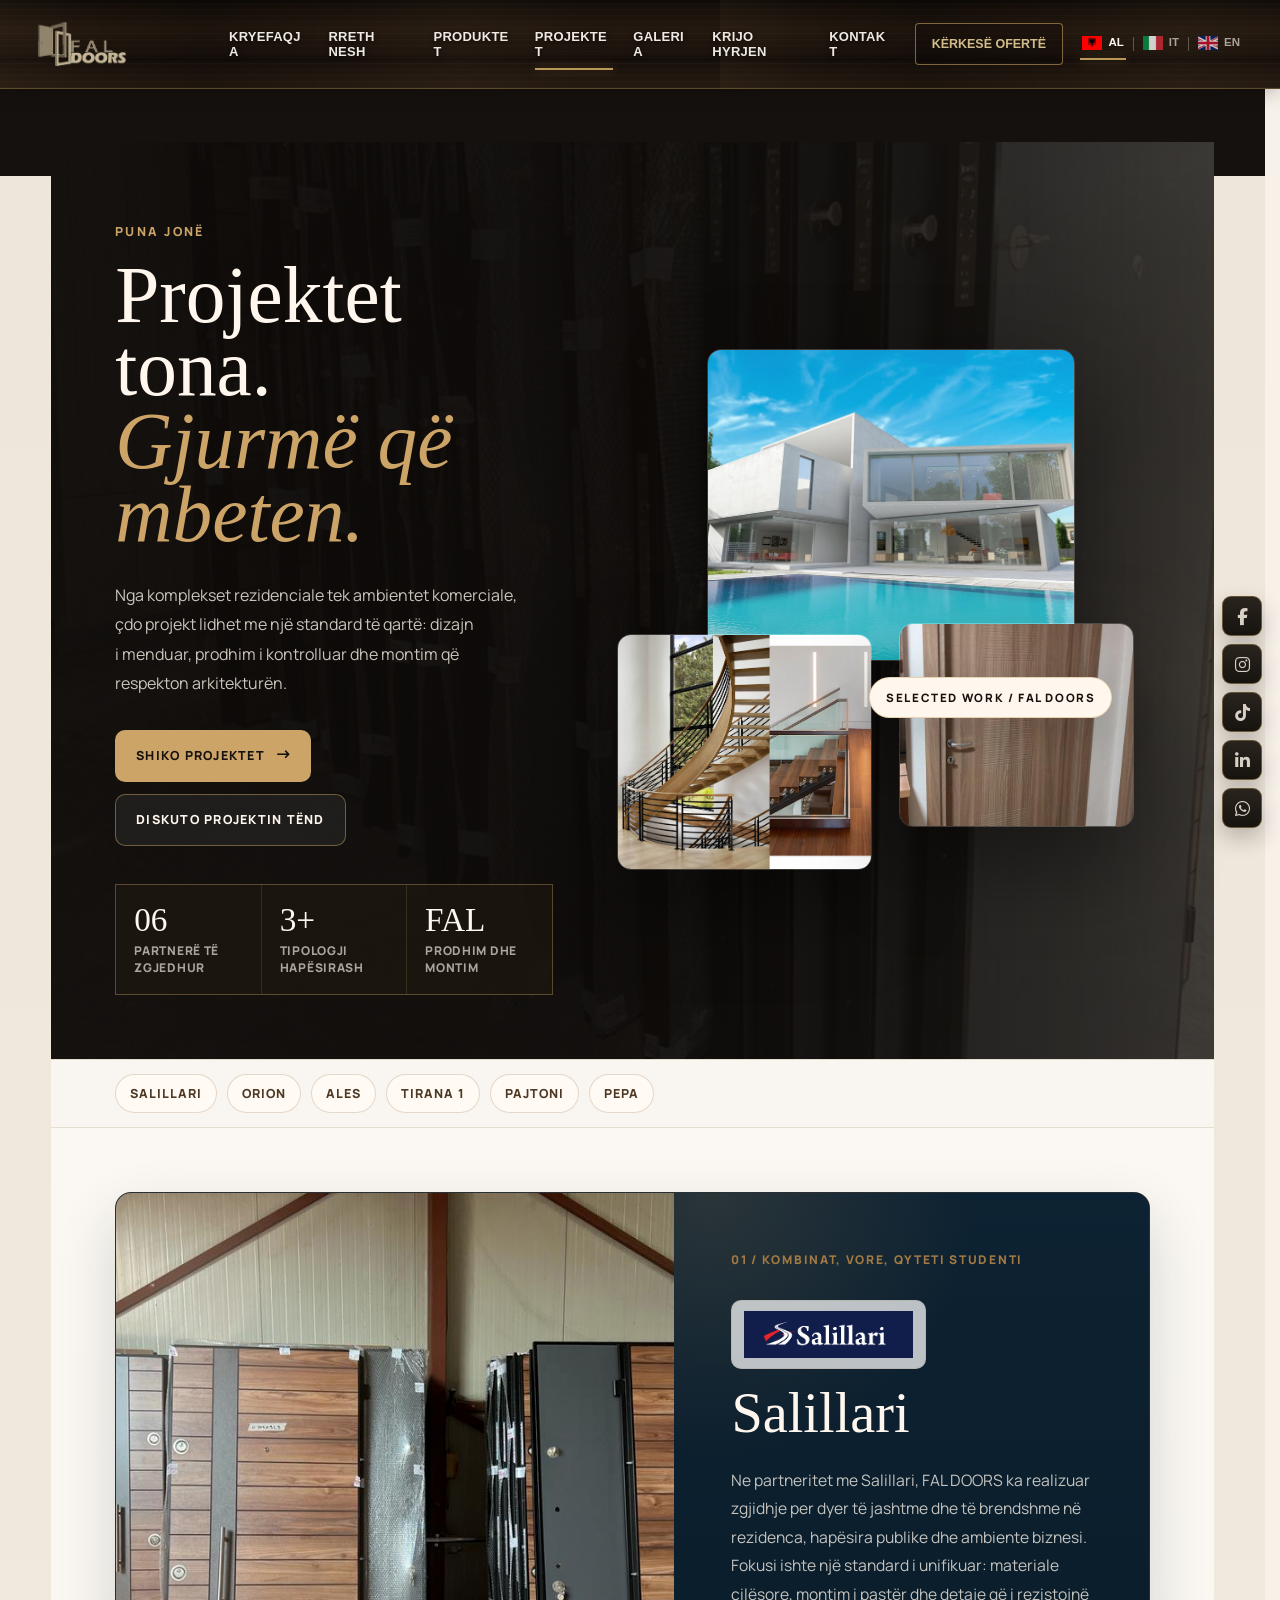
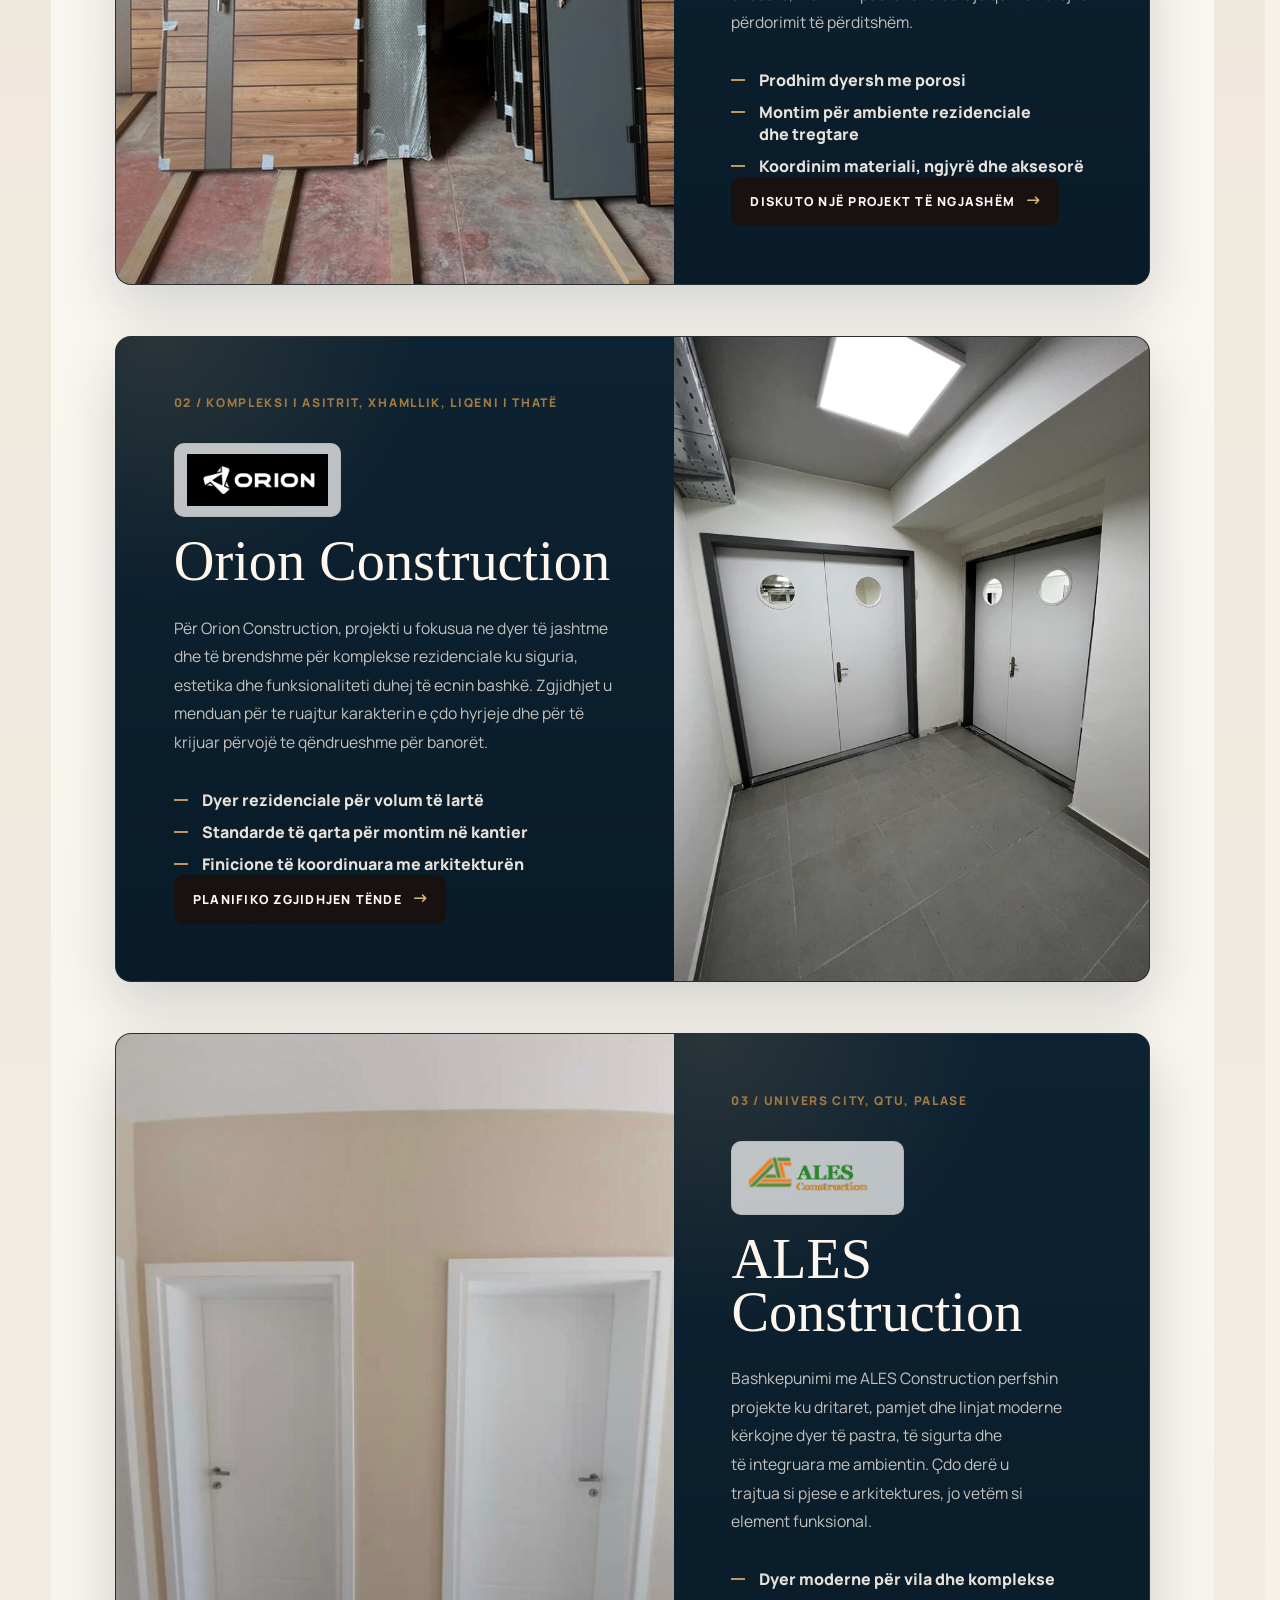
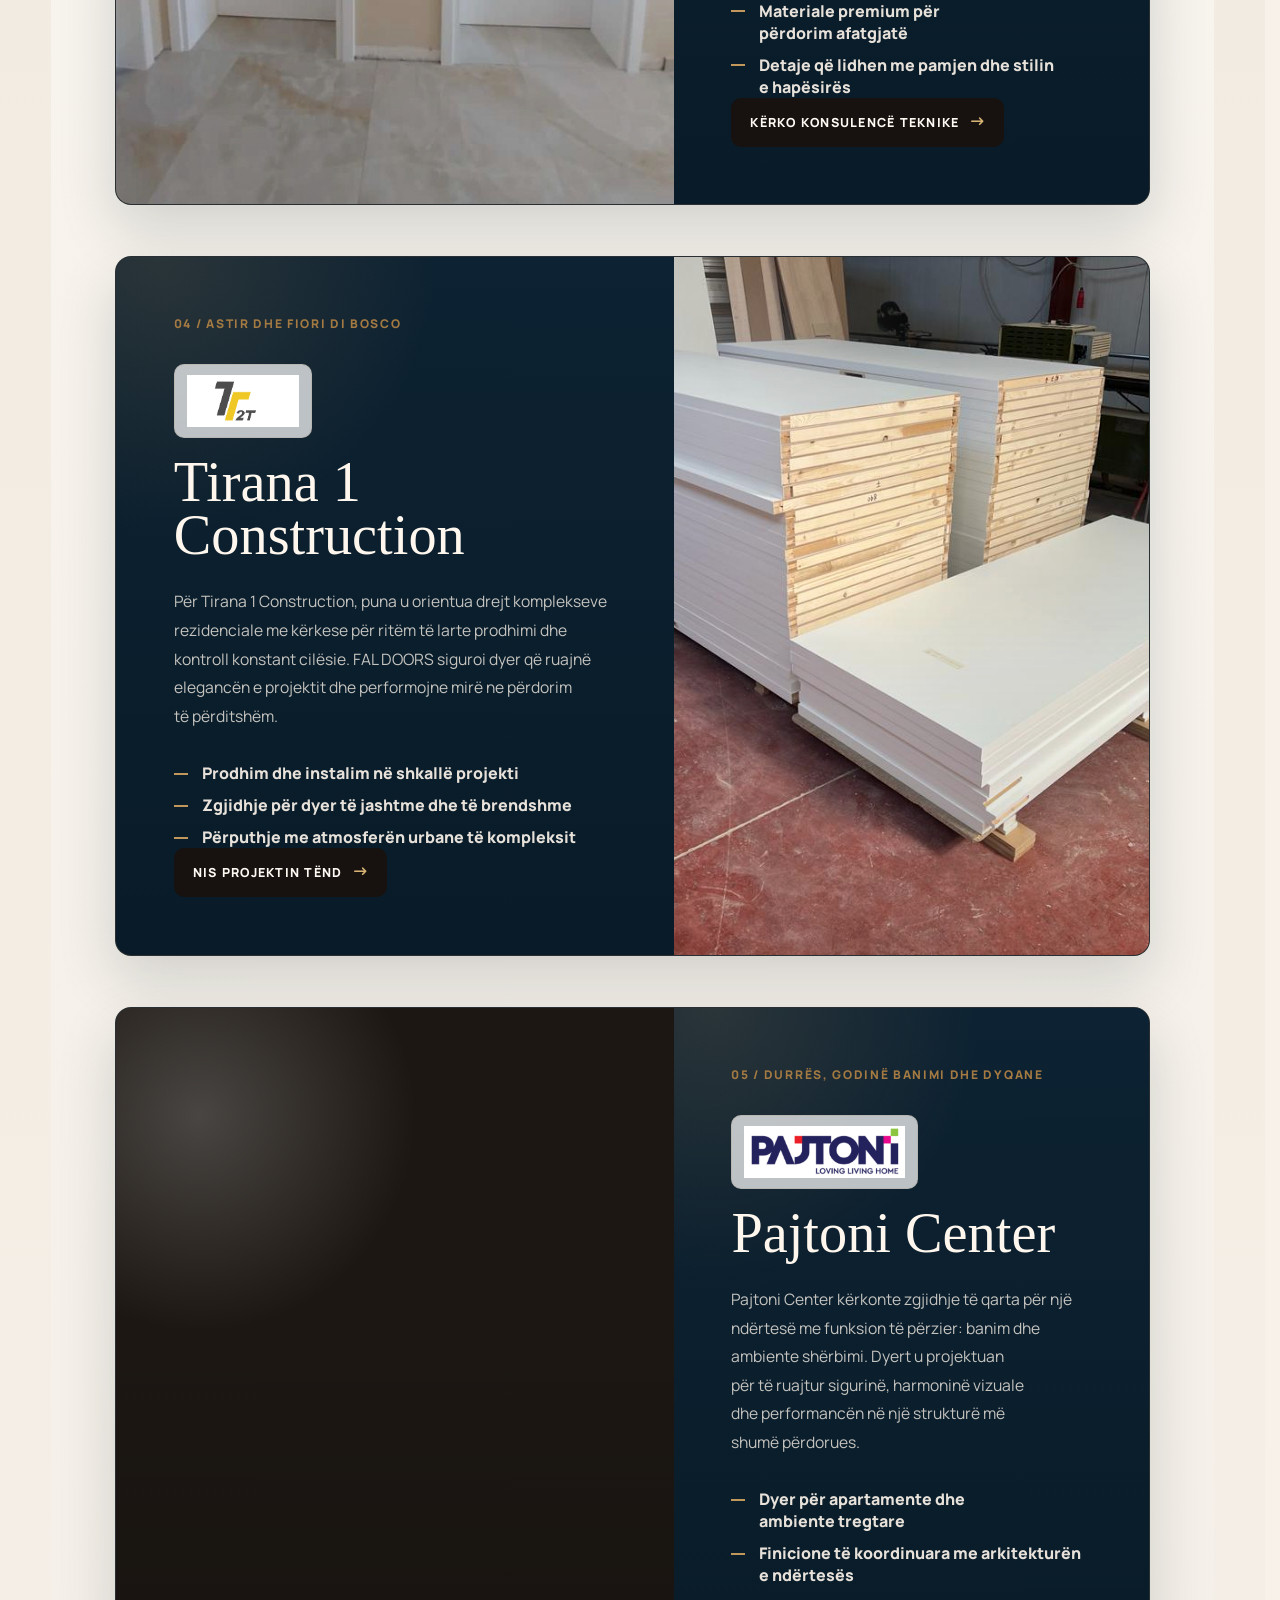
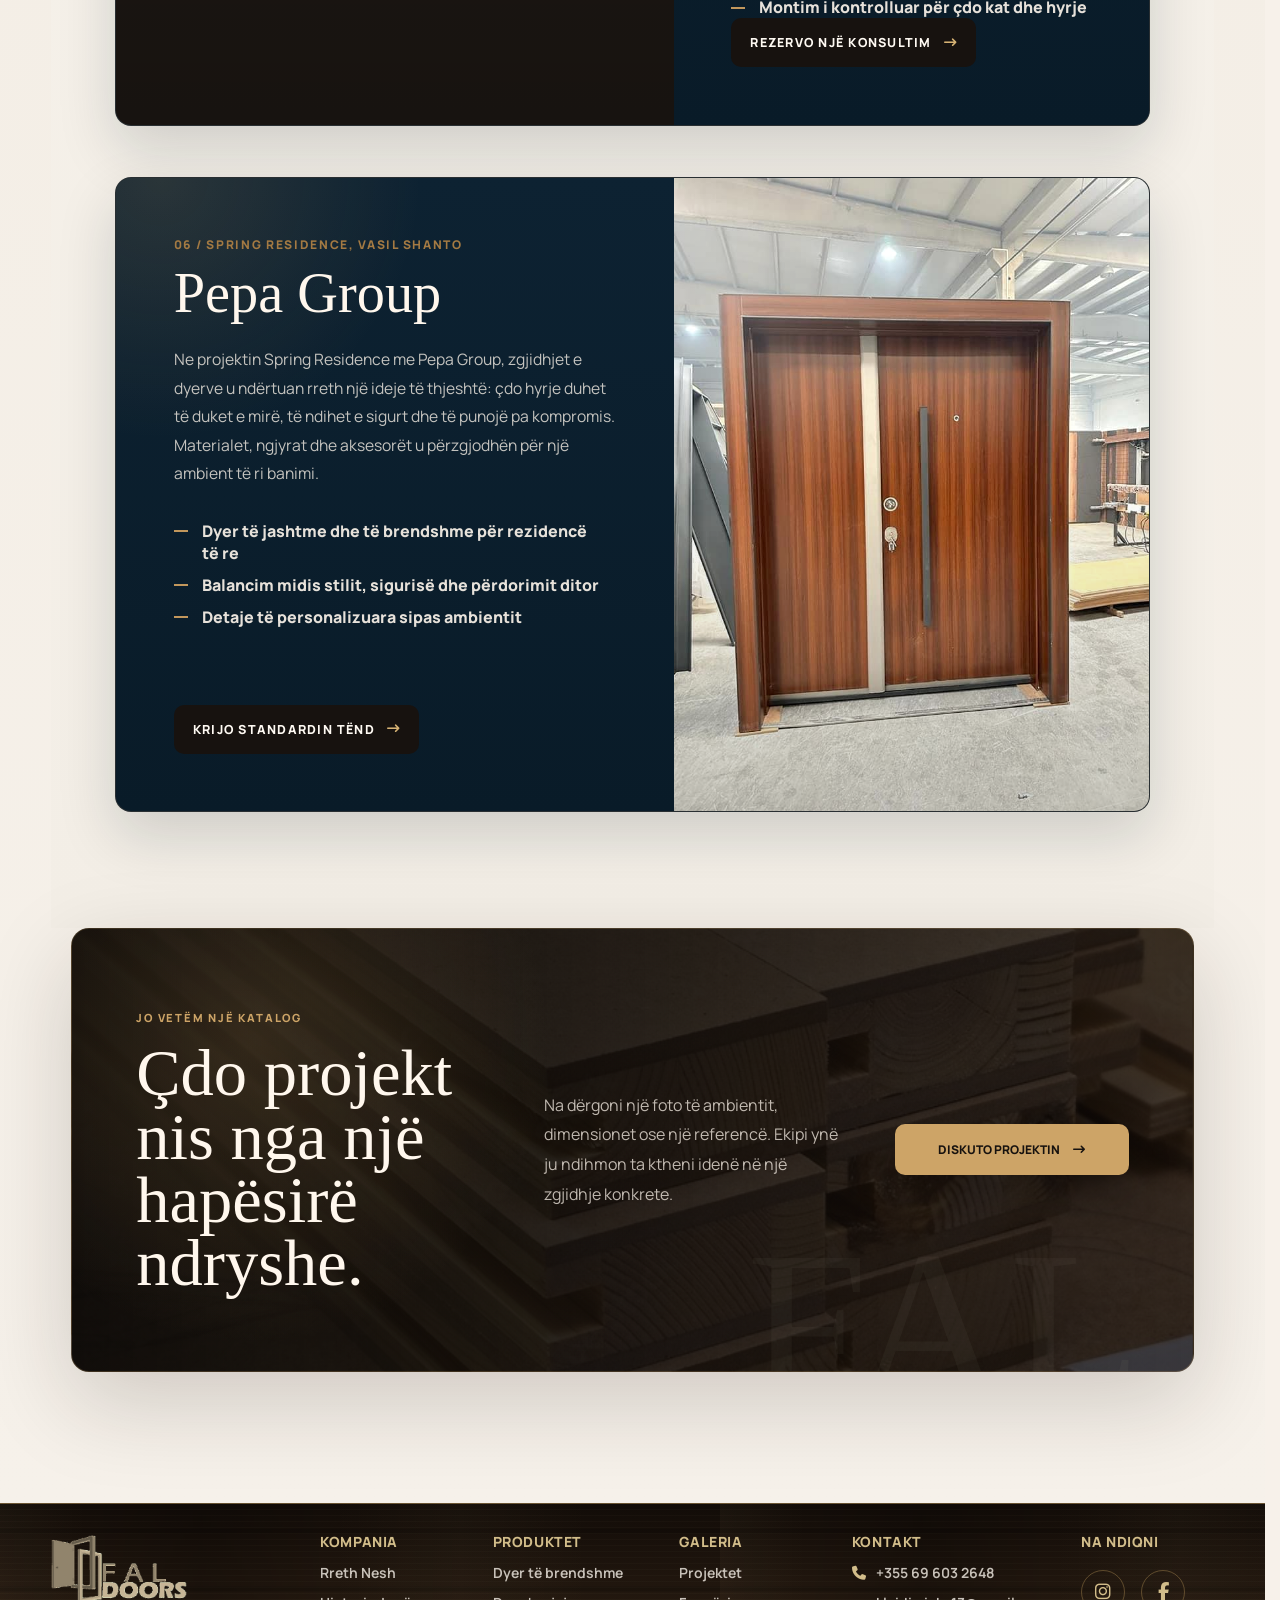
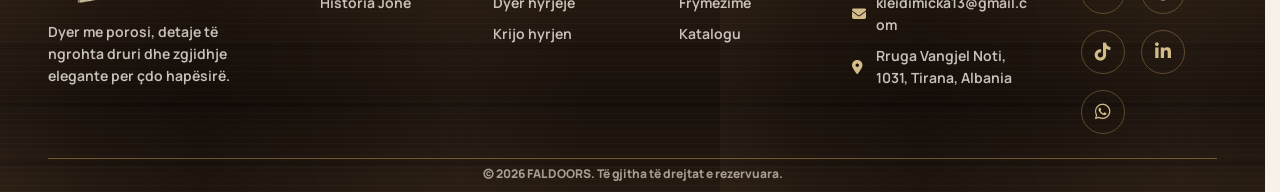
<file: version-bold-projects.html>
﻿<!doctype html>
<html lang="sq">
  <head>
    <!-- HEAD: browser metadata, SEO/social preview tags, fonts, icon library, and page styles. -->
    <!-- Character encoding: supports normal text rendering across browsers. -->
    <meta charset="UTF-8" />
    <!-- Viewport: makes CSS media queries and mobile scaling work correctly. -->
    <meta name="viewport" content="width=device-width, initial-scale=1" />
    <meta
      name="description"
      content="Eksploroni projektet dhe frymëzimet e FAL DOORS për dyer moderne, klasike dhe premium."
    />
    <meta property="og:title" content="Projektet - FAL DOORS" />
    <meta
      property="og:description"
      content="Shikoni projektet e realizuara nga FAL DOORS për banesa, komplekse dhe ambiente biznesi."
    />
    <meta property="og:image" content="https://faldoors.al/images/fal-doors.jpg" />
    <link rel="icon" href="images/favicon.svg" type="image/svg+xml" />
    <title>Projektet - FAL DOORS</title>
    <!-- Fonts: preconnect speeds up Google Fonts loading before the stylesheet request. -->
    <link rel="preconnect" href="https://fonts.googleapis.com" />
    <link rel="preconnect" href="https://fonts.gstatic.com" crossorigin />
    <link
      href="https://fonts.googleapis.com/css2?family=Manrope:wght@500;600;700;800&display=optional"
      rel="stylesheet"
    />
    <!-- Icons: Font Awesome supplies the nav, CTA, contact, feature, and social icons. -->
    <link
      rel="stylesheet"
      href="https://cdnjs.cloudflare.com/ajax/libs/font-awesome/6.5.1/css/all.min.css"
      integrity="sha512-DTOQO9RWCH3ppGqcWaEA1BIZOC6xxalwEsw9c2QQeAIftl+Vegovlnee1c9QX4TctnWMn13TZye+giMm8e2LwA=="
      crossorigin="anonymous"
      referrerpolicy="no-referrer"
    />
    <!-- Version stylesheet: all bold-version layout, color, type, and responsive rules. -->
    <link rel="stylesheet" href="version-bold.css?v=20260720i18n" />
    <!-- Shared floating-social stylesheet: reused by both visual versions. -->
    <link rel="stylesheet" href="shared-floating.css?v=20260628a" />
    <link rel="canonical" href="https://faldoors.al/projektet" />
    <meta property="og:url" content="https://faldoors.al/projektet" />
  </head>
  <body>
    <!-- PAGE STRUCTURE: floating social links, header/navigation, page-specific main content, footer, shared JavaScript. -->
    <!-- FLOATING SOCIAL BAR: quick external links that stay visible while scrolling. -->
    <div class="floating-social" aria-label="Linqë të shpejta sociale">
      <!-- SOCIAL LINK: Facebook page opens in a new tab. -->
      <a
        class="floating-social__btn"
        href="https://www.facebook.com/p/FAL-Doors-61554308700425/"
        target="_blank"
        rel="noopener"
        aria-label="Facebook"
      >
        <!-- Social icon: Facebook -->
        <i class="fa-brands fa-facebook-f" aria-hidden="true"></i>
        <span class="u-visually-hidden">Facebook</span>
      </a>
      <!-- SOCIAL LINK: Instagram profile opens in a new tab. -->
      <a
        class="floating-social__btn"
        href="https://www.instagram.com/fal.doors/?hl=en"
        target="_blank"
        rel="noopener"
        aria-label="Instagram"
      >
        <!-- Social icon: Instagram -->
        <i class="fa-brands fa-instagram" aria-hidden="true"></i>
        <span class="u-visually-hidden">Instagram</span>
      </a>
      <!-- SOCIAL LINK: TikTok profile opens in a new tab. -->
      <a
        class="floating-social__btn"
        href="https://www.tiktok.com/@fal.doors"
        target="_blank"
        rel="noopener"
        aria-label="TikTok"
      >
        <!-- Social icon: TikTok -->
        <i class="fa-brands fa-tiktok" aria-hidden="true"></i>
        <span class="u-visually-hidden">TikTok</span>
      </a>
      <!-- SOCIAL LINK: LinkedIn company page opens in a new tab. -->
      <a
        class="floating-social__btn"
        href="https://www.linkedin.com/company/fal-doors/?trk=public_post_feed-actor-name&originalSubdomain=al"
        target="_blank"
        rel="noopener"
        aria-label="LinkedIn"
      >
        <!-- Social icon: LinkedIn -->
        <i class="fa-brands fa-linkedin-in" aria-hidden="true"></i>
        <span class="u-visually-hidden">LinkedIn</span>
      </a>
      <!-- SOCIAL LINK: WhatsApp opens a direct chat. -->
      <a
        class="floating-social__btn"
        href="https://wa.me/355696032648"
        target="_blank"
        rel="noopener"
        aria-label="WhatsApp"
      >
        <!-- Social icon: WhatsApp -->
        <i class="fa-brands fa-whatsapp" aria-hidden="true"></i>
        <span class="u-visually-hidden">WhatsApp</span>
      </a>
      <!-- BACK TO TOP: version-bold.js scrolls the page to the top when this compact arrow is clicked. -->
      <button
        class="floating-social__top"
        type="button"
        aria-label="Kthehu në krye"
      >
        <i class="fa-solid fa-arrow-up" aria-hidden="true"></i>
      </button>
    </div>
    <!-- SITE HEADER: logo, primary navigation, quote CTA, and language selector. -->
    <header class="version-bold-header">
      <!-- LOGO LINK: returns users to the matching version homepage. -->
      <a
        class="version-bold-logo"
        href="index.html"
        aria-label="FAL DOORS Kryefaqja"
      >
        <!-- Logo image: brand mark used as the visual home link. -->
        <img
          src="images/fal_doors_nav.png"
          alt="FAL DOORS"
          width="142"
          height="48"
        />
      </a>
      <!-- MOBILE MENU BUTTON: toggles the collapsed navigation on small screens. -->
      <button
        class="version-bold-menu-toggle"
        type="button"
        aria-expanded="false"
        aria-controls="bold-main-nav"
        aria-label="Hap menunë"
      >
        <!-- Icon bars: CSS turns these three empty elements into the hamburger lines. -->
        <i></i><i></i><i></i>
      </button>

      <!-- PRIMARY NAVIGATION: main site pages for this version. -->
      <nav
        class="version-bold-nav"
        id="bold-main-nav"
        aria-label="Navigimi kryesor"
      >
        <a href="index.html">KRYEFAQJA</a>
        <a href="version-bold-about.html">RRETH NESH</a>
        <a href="version-bold-products.html">PRODUKTET</a>
        <a class="is-active" href="version-bold-projects.html">PROJEKTET</a>
        <!-- .is-active tells CSS which nav item should show the current-page statë. -->
        <a href="version-bold-gallery.html">GALERIA</a>
        <a href="version-bold-create.html">KRIJO HYRJEN</a>
        <a href="version-bold-contact.html">KONTAKT</a>
      </nav>

      <!-- HEADER ACTIONS: quote shortcut and language controls. -->
      <div class="version-bold-actions">
        <!-- Quote shortcut: kept outside the main nav so it remains a business CTA. -->
        <a class="version-bold-quote-link" href="version-bold-quote.html"
          >Kërkesë ofertë</a
        >
        <div class="version-bold-languages" aria-label="Zgjedhja e gjuhës">
          <!-- Language buttons: JS marks the selected button and reports whether the language is available. -->
          <button type="button" data-lang="sq">
            <img src="images/flag_al.png" alt="" /> AL
          </button>
          <span></span>
          <button type="button" data-lang="it">
            <img src="images/flag_it.png" alt="" /> IT
          </button>
          <span></span>
          <button type="button" data-lang="en">
            <img src="images/flag_en.png" alt="" /> EN
          </button>
        </div>
      </div>
    </header>

    <!-- MAIN CONTENT: unique content for this page. -->
    <main class="fal-gallery-page fal-gallery-page--bold fal-projects-page">
      <!-- PAGE INTRO: title, project proof, and primary page CTA. -->
      <section class="fal-projects-hero" aria-labelledby="projects-hero-title">
        <div class="fal-projects-hero__copy">
          <span>Puna jonë</span>
          <h1 id="projects-hero-title">Projektet tona.<br /><em>Gjurmë që mbeten.</em></h1>
          <p>
            Nga komplekset rezidenciale tek ambientet komerciale, çdo projekt
            lidhet me një standard të qartë: dizajn i menduar, prodhim i
            kontrolluar dhe montim që respekton arkitekturën.
          </p>
          <div class="fal-projects-hero__actions">
            <a href="#salillari"
              >Shiko projektet
              <i class="fa-solid fa-arrow-right-long" aria-hidden="true"></i
            ></a>
            <a href="version-bold-quote.html">Diskuto projektin tënd</a>
          </div>
          <dl class="fal-projects-hero__stats" aria-label="Projektet ne shifra">
            <div><dt>06</dt><dd>partnerë të zgjedhur</dd></div>
            <div><dt>3+</dt><dd>tipologji hapësirash</dd></div>
            <div><dt>FAL</dt><dd>prodhim dhe montim</dd></div>
          </dl>
        </div>
        <div class="fal-projects-hero__visual" aria-hidden="true">
          <img
            src="images/wordpress-archive/wp-architecture-villa-pool.jpg"
            alt=""
            loading="eager"
          />
          <img
            src="images/wordpress-archive/wp-modern-staircase.jpg"
            alt=""
            loading="eager"
          />
          <img
            src="images/wordpress-archive/wp-installed-walnut-door-01.jpeg"
            alt=""
            loading="eager"
          />
          <span>Selected work / FAL Doors</span>
        </div>
      </section>

      <nav class="fal-project-jump" aria-label="Kalo të projekti">
        <a href="#salillari">Salillari</a>
        <a href="#orion-construction">Orion</a>
        <a href="#ales-construction">ALES</a>
        <a href="#tirana-1-construction">Tirana 1</a>
        <a href="#pajtoni-center">Pajtoni</a>
        <a href="#pepa-group">Pepa</a>
      </nav>

      <section class="fal-projects-archive" aria-label="Projektet e realizuara">
        <article id="salillari" class="fal-project-case fal-project-case--featured">
          <div class="fal-project-case__media">
            <img
              src="images/wordpress-archive/wp-showroom-door-pair.jpg"
              alt="Dyert e hyrjes të përgatitura në ekspozitën FAL DOORS"
              loading="eager"
            />
          </div>
          <div class="fal-project-case__body">
            <span>01 / Kombinat, Vore, Qyteti Studenti</span>
            <img
              class="fal-project-case__logo"
              src="images/partners/partner-salillari.png"
              alt="Salillari"
              loading="eager" decoding="async"
            />
            <h2>Salillari</h2>
            <p>
              Ne partneritet me Salillari, FAL DOORS ka realizuar zgjidhje per
              dyer të jashtme dhe të brendshme në rezidenca, hapësira publike
              dhe ambiente biznesi. Fokusi ishte një standard i unifikuar:
              materiale cilësore, montim i pastër dhe detaje që i rezistojnë
              përdorimit të përditshëm.
            </p>
            <ul>
              <li>Prodhim dyersh me porosi</li>
              <li>Montim për ambiente rezidenciale dhe tregtare</li>
              <li>Koordinim materiali, ngjyrë dhe aksesorë</li>
            </ul>
            <a href="version-bold-quote.html">Diskuto një projekt të ngjashëm <i class="fa-solid fa-arrow-right-long"></i></a>
          </div>
        </article>

        <article id="orion-construction" class="fal-project-case">
          <div class="fal-project-case__media">
            <img
              src="images/wordpress-archive/wp-installed-white-doors.jpeg"
              alt="Dyer të bardha të instaluara në një projekt rezidencial"
              loading="eager" decoding="async"
            />
          </div>
          <div class="fal-project-case__body">
            <span>02 / Kompleksi i Asitrit, Xhamllik, Liqeni i Thatë</span>
            <img
              class="fal-project-case__logo"
              src="images/partners/partner-orion.png"
              alt="Orion Construction"
              loading="eager" decoding="async"
            />
            <h2>Orion Construction</h2>
            <p>
              Për Orion Construction, projekti u fokusua ne dyer të jashtme dhe
              të brendshme për komplekse rezidenciale ku siguria, estetika dhe
              funksionaliteti duhej të ecnin bashkë. Zgjidhjet u menduan për te
              ruajtur karakterin e çdo hyrjeje dhe për të krijuar përvojë te
              qëndrueshme për banorët.
            </p>
            <ul>
              <li>Dyer rezidenciale për volum të lartë</li>
              <li>Standarde të qarta për montim në kantier</li>
              <li>Finicione të koordinuara me arkitekturën</li>
            </ul>
            <a href="version-bold-quote.html">Planifiko zgjidhjen tënde <i class="fa-solid fa-arrow-right-long"></i></a>
          </div>
        </article>

        <article id="ales-construction" class="fal-project-case">
          <div class="fal-project-case__media">
            <img
              src="images/wordpress-archive/wp-installed-white-hallway-doors.jpeg"
              alt="Dyer të brendshme të koordinuara në një korridor rezidencial"
              loading="eager" decoding="async"
            />
          </div>
          <div class="fal-project-case__body">
            <span>03 / Univers City, QTU, Palase</span>
            <img
              class="fal-project-case__logo"
              src="images/partners/partner-ales-construction.png"
              alt="ALES Construction"
              loading="eager" decoding="async"
            />
            <h2>ALES Construction</h2>
            <p>
              Bashkepunimi me ALES Construction perfshin projekte ku dritaret,
              pamjet dhe linjat moderne kërkojne dyer të pastra, të sigurta dhe
              të integruara me ambientin. Çdo derë u trajtua si pjese e
              arkitektures, jo vetëm si element funksional.
            </p>
            <ul>
              <li>Dyer moderne për vila dhe komplekse</li>
              <li>Materiale premium për përdorim afatgjatë</li>
              <li>Detaje që lidhen me pamjen dhe stilin e hapësirës</li>
            </ul>
            <a href="version-bold-quote.html">Kërko konsulencë teknike <i class="fa-solid fa-arrow-right-long"></i></a>
          </div>
        </article>

        <article id="tirana-1-construction" class="fal-project-case">
          <div class="fal-project-case__media">
            <img
              src="images/wordpress-archive/wp-production-door-panels.jpeg"
              alt="Panele dyersh të përgatitura për prodhim dhe montim"
              loading="eager" decoding="async"
            />
          </div>
          <div class="fal-project-case__body">
            <span>04 / Astir dhe Fiori di Bosco</span>
            <img
              class="fal-project-case__logo"
              src="images/partners/partner-2t.png"
              alt="Tirana 1 Construction"
              loading="eager" decoding="async"
            />
            <h2>Tirana 1 Construction</h2>
            <p>
              Për Tirana 1 Construction, puna u orientua drejt komplekseve
              rezidenciale me kërkese për ritëm të larte prodhimi dhe kontroll
              konstant cilësie. FAL DOORS siguroi dyer që ruajnë elegancën e
              projektit dhe performojne mirë ne përdorim të përditshëm.
            </p>
            <ul>
              <li>Prodhim dhe instalim në shkallë projekti</li>
              <li>Zgjidhje për dyer të jashtme dhe të brendshme</li>
              <li>Përputhje me atmosferën urbane të kompleksit</li>
            </ul>
            <a href="version-bold-quote.html">Nis projektin tënd <i class="fa-solid fa-arrow-right-long"></i></a>
          </div>
        </article>

        <article id="pajtoni-center" class="fal-project-case">
          <div class="fal-project-case__media">
            <img
              src="images/wordpress-archive/wp-showroom-door-line.jpeg"
              alt="Seri dyersh hyrjeje të ekspozuara për përzgjedhje projekti"
              loading="eager" decoding="async"
            />
          </div>
          <div class="fal-project-case__body">
            <span>05 / Durrës, godinë banimi dhe dyqane</span>
            <img
              class="fal-project-case__logo"
              src="images/partners/partner-pajtoni.png"
              alt="Pajtoni Center"
              loading="eager" decoding="async"
            />
            <h2>Pajtoni Center</h2>
            <p>
              Pajtoni Center kërkonte zgjidhje të qarta për një ndërtesë me
              funksion të përzier: banim dhe ambiente shërbimi. Dyert u
              projektuan për të ruajtur sigurinë, harmoninë vizuale dhe
              performancën në një strukturë më shumë përdorues.
            </p>
            <ul>
              <li>Dyer për apartamente dhe ambiente tregtare</li>
              <li>Finicione të koordinuara me arkitekturën e ndërtesës</li>
              <li>Montim i kontrolluar për çdo kat dhe hyrje</li>
            </ul>
            <a href="version-bold-quote.html">Rezervo një konsultim <i class="fa-solid fa-arrow-right-long"></i></a>
          </div>
        </article>

        <article id="pepa-group" class="fal-project-case">
          <div class="fal-project-case__media">
            <img
              src="images/wordpress-archive/wp-showroom-entry-door.jpeg"
              alt="Derë hyrjeje moderne e përfunduar për projekt rezidencial"
              loading="eager" decoding="async"
            />
          </div>
          <div class="fal-project-case__body">
            <span>06 / Spring Residence, Vasil Shanto</span>
            <h2>Pepa Group</h2>
            <p>
              Ne projektin Spring Residence me Pepa Group, zgjidhjet e dyerve u
              ndërtuan rreth një ideje të thjeshtë: çdo hyrje duhet të duket e
              mirë, të ndihet e sigurt dhe të punojë pa kompromis. Materialet,
              ngjyrat dhe aksesorët u përzgjodhën për një ambient të ri banimi.
            </p>
            <ul>
              <li>Dyer të jashtme dhe të brendshme për rezidencë të re</li>
              <li>Balancim midis stilit, sigurisë dhe përdorimit ditor</li>
              <li>Detaje të personalizuara sipas ambientit</li>
            </ul>
            <a href="version-bold-quote.html">Krijo standardin tënd <i class="fa-solid fa-arrow-right-long"></i></a>
          </div>
        </article>
      </section>
      <section class="fal-gallery-note">
        <div>
          <span>Jo vetëm një katalog</span>
          <h2>Çdo projekt nis nga një hapësirë ndryshe.</h2>
        </div>
        <p>
          Na dërgoni një foto të ambientit, dimensionet ose një referencë. Ekipi
          ynë ju ndihmon ta ktheni idenë në një zgjidhje konkrete.
        </p>
        <a href="version-bold-quote.html"
          >Diskuto projektin <i class="fa-solid fa-arrow-right-long"></i
        ></a>
      </section>
    </main>

    <!-- SITE FOOTER: company links, product links, contact info, and social links. -->
    <footer class="version-bold-footer">
      <div class="version-bold-footer-grid">
        <section class="version-bold-footer-brand">
          <!-- Logo image: brand mark used as the visual home link. -->
          <img src="images/fal_doors_nav.png" alt="FAL DOORS" />
          <p>
            Dyer me porosi, detaje të ngrohta druri dhe zgjidhje elegante per
            çdo hapësirë.
          </p>
        </section>

        <section>
          <h2>KOMPANIA</h2>
          <a href="version-bold-about.html">Rreth Nesh</a>
          <a href="version-bold-about.html">Historia Jonë</a>
        </section>

        <section>
          <h2>PRODUKTET</h2>
          <a href="version-bold-products.html">Dyer të brendshme</a>
          <a href="version-bold-products.html">Dyer hyrjeje</a>
          <a href="version-bold-create.html">Krijo hyrjen</a>
        </section>

        <section>
          <h2>GALERIA</h2>
          <a href="version-bold-gallery.html">Projektet</a>
          <a href="version-bold-gallery.html">Frymëzime</a>
          <a href="version-bold-products.html">Katalogu</a>
        </section>

        <section class="version-bold-footer-contact">
          <h2>KONTAKT</h2>
          <a href="tel:+355696032648" data-contact="phone">
            <i class="fa-solid fa-phone" aria-hidden="true"></i>
            <span>+355 69 603 2648</span>
          </a>
          <a href="mailto:kleidimicka13@gmail.com" data-contact="email">
            <i class="fa-solid fa-envelope" aria-hidden="true"></i>
            <span>kleidimicka13@gmail.com</span>
          </a>
          <a
            href="https://www.google.com/maps/dir/?api=1&amp;destination=Rruga+Vangjel+Noti%2C+1031%2C+Tirana%2C+Albania"
            target="_blank"
            rel="noopener"
          >
            <i class="fa-solid fa-location-dot" aria-hidden="true"></i>
            <span>Rruga Vangjel Noti, 1031, Tirana, Albania</span>
          </a>
        </section>

        <section class="version-bold-footer-social">
          <h2>NA NDIQNI</h2>
          <div>
            <a
              href="https://www.instagram.com/fal.doors/?hl=en"
              target="_blank"
              rel="noopener"
              aria-label="Instagram"
            >
              <!-- Social icon: Instagram -->
              <i class="fa-brands fa-instagram" aria-hidden="true"></i>
              <span class="u-visually-hidden">Instagram</span>
            </a>
            <a
              href="https://www.facebook.com/p/FAL-Doors-61554308700425/"
              target="_blank"
              rel="noopener"
              aria-label="Facebook"
            >
              <!-- Social icon: Facebook -->
              <i class="fa-brands fa-facebook-f" aria-hidden="true"></i>
              <span class="u-visually-hidden">Facebook</span>
            </a>
            <a
              href="https://www.tiktok.com/@fal.doors"
              target="_blank"
              rel="noopener"
              aria-label="TikTok"
            >
              <!-- Social icon: TikTok -->
              <i class="fa-brands fa-tiktok" aria-hidden="true"></i>
              <span class="u-visually-hidden">TikTok</span>
            </a>
            <a
              href="https://www.linkedin.com/company/fal-doors/?trk=public_post_feed-actor-name&originalSubdomain=al"
              target="_blank"
              rel="noopener"
              aria-label="LinkedIn"
            >
              <!-- Social icon: LinkedIn -->
              <i class="fa-brands fa-linkedin-in" aria-hidden="true"></i>
              <span class="u-visually-hidden">LinkedIn</span>
            </a>
            <a
              href="https://wa.me/355696032648"
              target="_blank"
              rel="noopener"
              aria-label="WhatsApp"
            >
              <!-- Social icon: WhatsApp -->
              <i class="fa-brands fa-whatsapp" aria-hidden="true"></i>
              <span class="u-visually-hidden">WhatsApp</span>
            </a>
          </div>
        </section>
      </div>

      <div class="version-bold-footer-bottom">
        &copy; 2026 FAL DOORS. Të gjitha të drejtat e rezervuara.
      </div>
    </footer>
    <!-- SHARED SCRIPT: enables nav, language, form, and configurator interactions. -->
    <script src="language.js?v=20260701k"></script>
    <script src="version-bold.js?v=20260720forms"></script>
  </body>
</html>
</file>
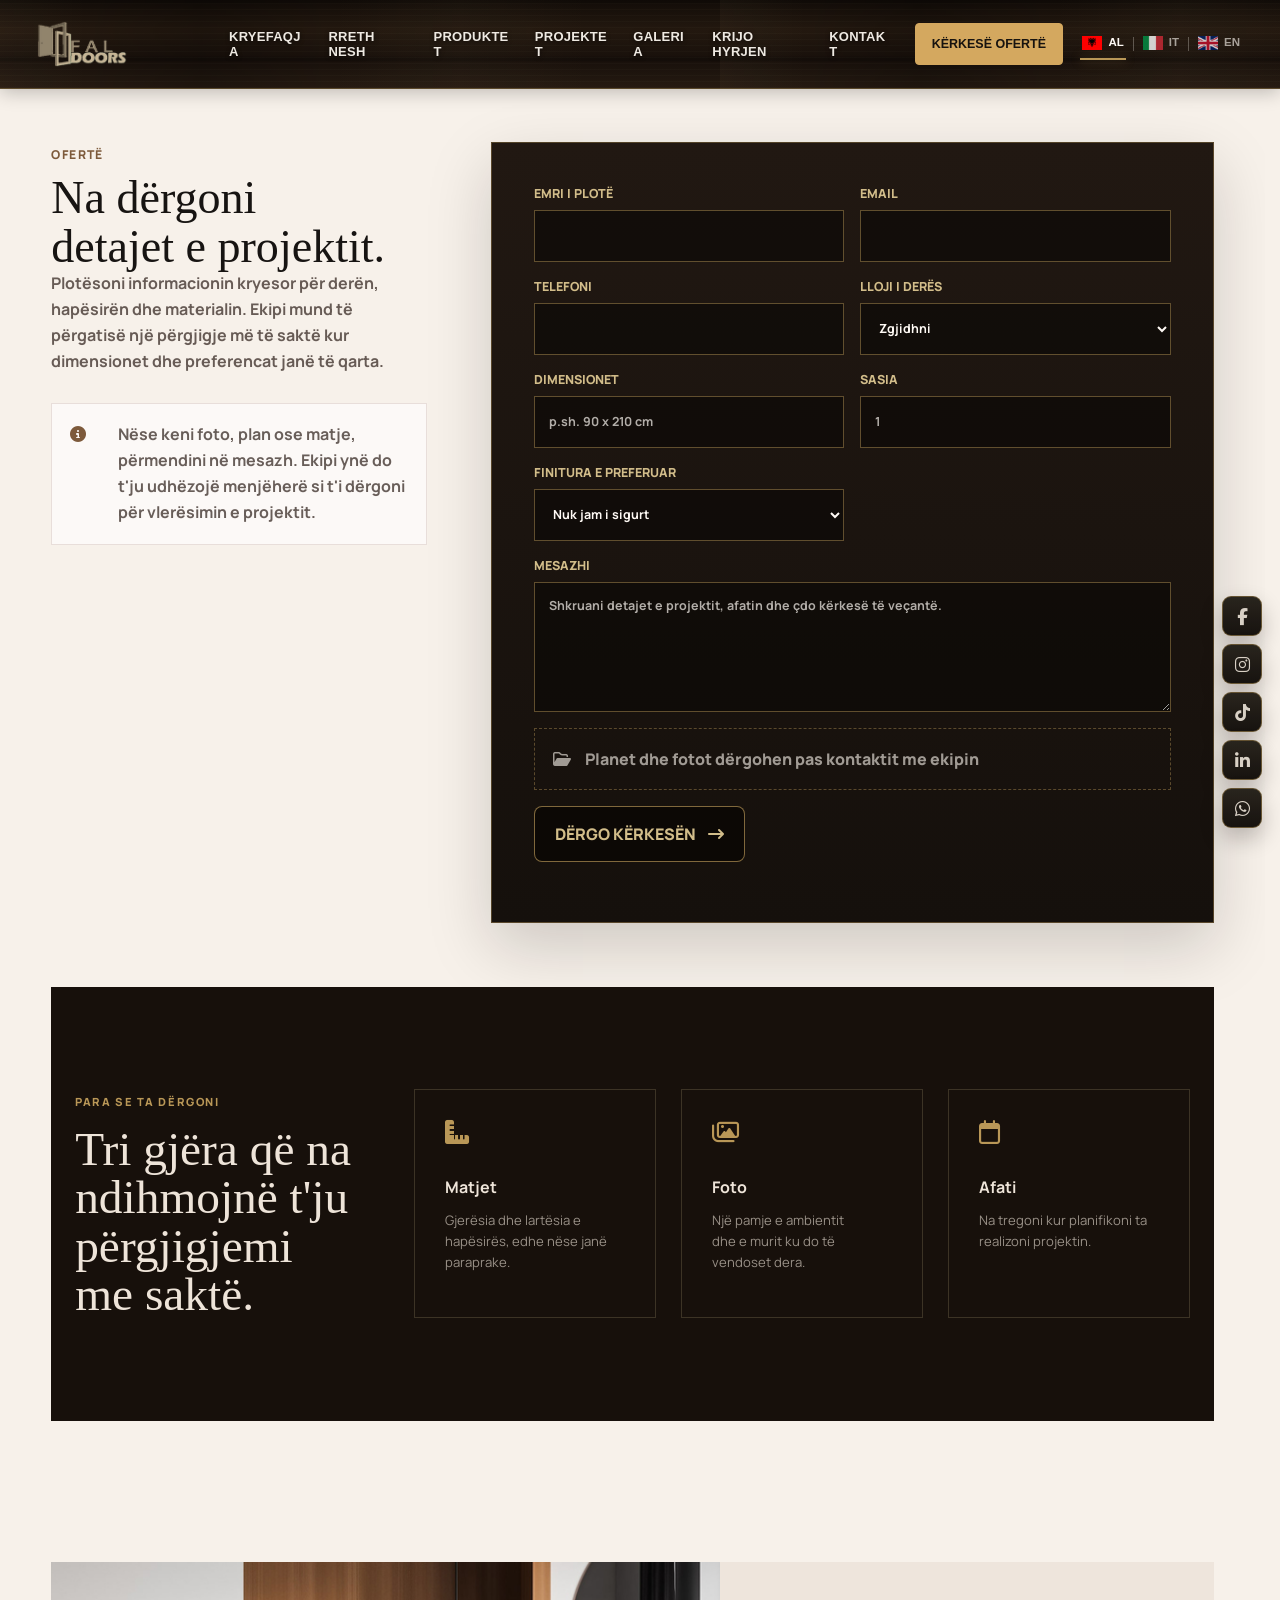
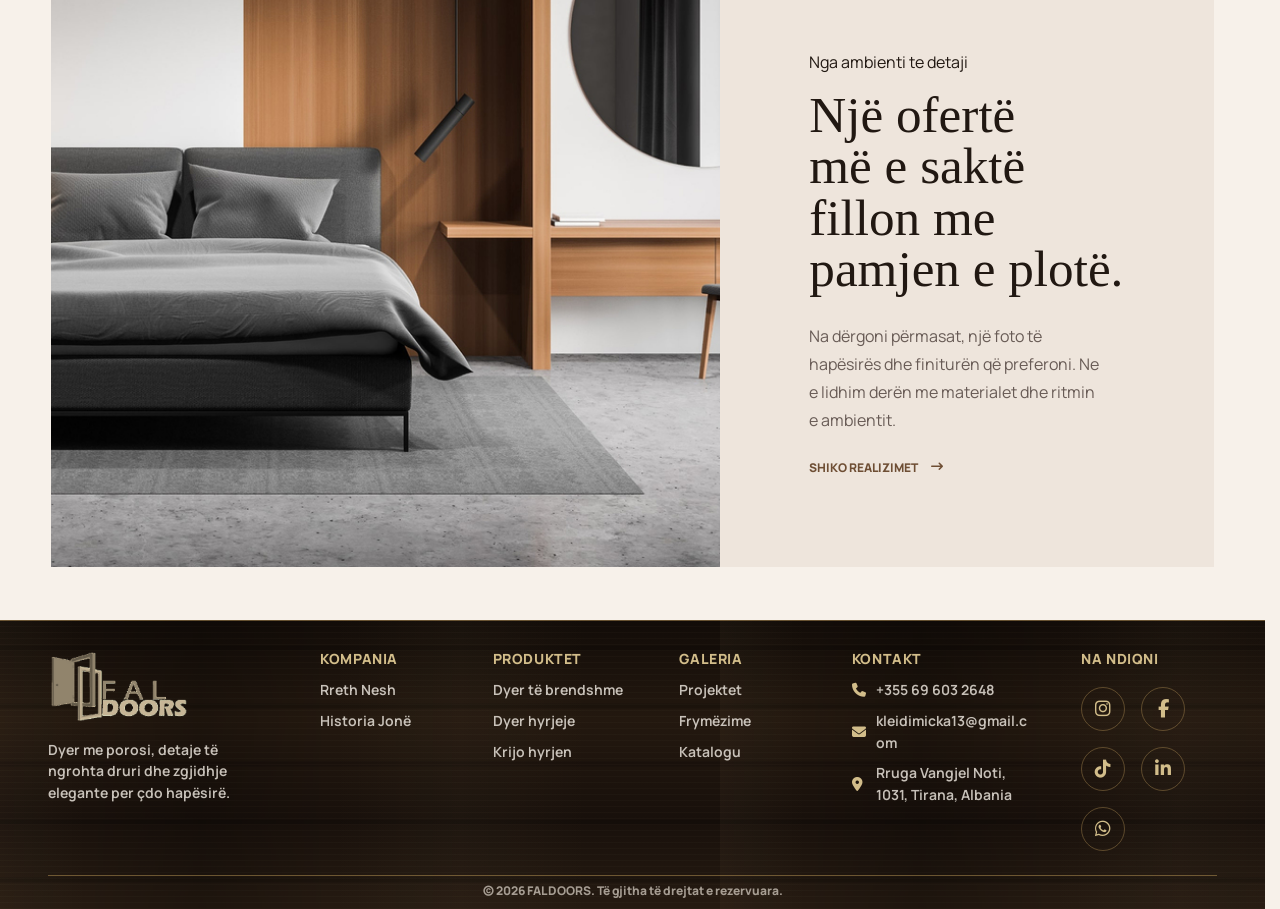
<file: version-bold-quote.html>
﻿<!doctype html>
<html lang="sq">
  <head>
    <!-- HEAD: browser metadata, SEO/social preview tags, fonts, icon library, and page styles. -->
    <!-- Character encoding: supports normal text rendering across browsers. -->
    <meta charset="UTF-8" />
    <!-- Viewport: makes CSS media queries and mobile scaling work correctly. -->
    <meta name="viewport" content="width=device-width, initial-scale=1" />
    <meta
      name="description"
      content="Dërgoni dimensionet, sasinë dhe preferencat për të marrë një ofertë nga FAL DOORS."
    />
    <meta property="og:title" content="Kërkesë ofertë - FAL DOORS" />
    <meta
      property="og:description"
      content="Dërgoni dimensionet, sasinë dhe preferencat për të marrë një ofertë nga FAL DOORS."
    />
    <meta property="og:image" content="https://faldoors.al/images/fal-doors.jpg" />
    <link rel="icon" href="images/favicon.svg" type="image/svg+xml" />
    <title>Kërkesë ofertë - FAL DOORS</title>
    <!-- Fonts: preconnect speeds up Google Fonts loading before the stylesheet request. -->
    <link rel="preconnect" href="https://fonts.googleapis.com" />
    <link rel="preconnect" href="https://fonts.gstatic.com" crossorigin />
    <link
      href="https://fonts.googleapis.com/css2?family=Manrope:wght@500;600;700;800&display=optional"
      rel="stylesheet"
    />
    <!-- Icons: Font Awesome supplies the nav, CTA, contact, feature, and social icons. -->
    <link
      rel="stylesheet"
      href="https://cdnjs.cloudflare.com/ajax/libs/font-awesome/6.5.1/css/all.min.css"
      integrity="sha512-DTOQO9RWCH3ppGqcWaEA1BIZOC6xxalwEsw9c2QQeAIftl+Vegovlnee1c9QX4TctnWMn13TZye+giMm8e2LwA=="
      crossorigin="anonymous"
      referrerpolicy="no-referrer"
    />
    <!-- Version stylesheet: all bold-version layout, color, type, and responsive rules. -->
    <link rel="stylesheet" href="version-bold.css?v=20260720i18n" />
    <!-- Shared floating-social stylesheet: reused by both visual versions. -->
    <link rel="stylesheet" href="shared-floating.css?v=20260628a" />
    <link rel="canonical" href="https://faldoors.al/oferte" />
    <meta property="og:url" content="https://faldoors.al/oferte" />
  </head>
  <body>
    <!-- PAGE STRUCTURE: floating social links, header/navigation, page-specific main content, footer, shared JavaScript. -->
    <!-- FLOATING SOCIAL BAR: quick external links that stay visible while scrolling. -->
    <div class="floating-social" aria-label="Linqë të shpejta sociale">
      <!-- SOCIAL LINK: Facebook page opens in a new tab. -->
      <a
        class="floating-social__btn"
        href="https://www.facebook.com/p/FAL-Doors-61554308700425/"
        target="_blank"
        rel="noopener"
        aria-label="Facebook"
      >
        <!-- Social icon: Facebook -->
        <i class="fa-brands fa-facebook-f" aria-hidden="true"></i>
        <span class="u-visually-hidden">Facebook</span>
      </a>
      <!-- SOCIAL LINK: Instagram profile opens in a new tab. -->
      <a
        class="floating-social__btn"
        href="https://www.instagram.com/fal.doors/?hl=en"
        target="_blank"
        rel="noopener"
        aria-label="Instagram"
      >
        <!-- Social icon: Instagram -->
        <i class="fa-brands fa-instagram" aria-hidden="true"></i>
        <span class="u-visually-hidden">Instagram</span>
      </a>
      <!-- SOCIAL LINK: TikTok profile opens in a new tab. -->
      <a
        class="floating-social__btn"
        href="https://www.tiktok.com/@fal.doors"
        target="_blank"
        rel="noopener"
        aria-label="TikTok"
      >
        <!-- Social icon: TikTok -->
        <i class="fa-brands fa-tiktok" aria-hidden="true"></i>
        <span class="u-visually-hidden">TikTok</span>
      </a>
      <!-- SOCIAL LINK: LinkedIn company page opens in a new tab. -->
      <a
        class="floating-social__btn"
        href="https://www.linkedin.com/company/fal-doors/?trk=public_post_feed-actor-name&originalSubdomain=al"
        target="_blank"
        rel="noopener"
        aria-label="LinkedIn"
      >
        <!-- Social icon: LinkedIn -->
        <i class="fa-brands fa-linkedin-in" aria-hidden="true"></i>
        <span class="u-visually-hidden">LinkedIn</span>
      </a>
      <!-- SOCIAL LINK: WhatsApp opens a direct chat. -->
      <a
        class="floating-social__btn"
        href="https://wa.me/355696032648"
        target="_blank"
        rel="noopener"
        aria-label="WhatsApp"
      >
        <!-- Social icon: WhatsApp -->
        <i class="fa-brands fa-whatsapp" aria-hidden="true"></i>
        <span class="u-visually-hidden">WhatsApp</span>
      </a>
      <!-- BACK TO TOP: version-bold.js scrolls the page to the top when this compact arrow is clicked. -->
      <button
        class="floating-social__top"
        type="button"
        aria-label="Kthehu në krye"
      >
        <i class="fa-solid fa-arrow-up" aria-hidden="true"></i>
      </button>
    </div>
    <!-- SITE HEADER: logo, primary navigation, quote CTA, and language selector. -->
    <header class="version-bold-header">
      <!-- LOGO LINK: returns users to the matching version homepage. -->
      <a
        class="version-bold-logo"
        href="index.html"
        aria-label="FAL DOORS Kryefaqja"
      >
        <!-- Logo image: brand mark used as the visual home link. -->
        <img
          src="images/fal_doors_nav.png"
          alt="FAL DOORS"
          width="142"
          height="48"
        />
      </a>
      <!-- MOBILE MENU BUTTON: toggles the collapsed navigation on small screens. -->
      <button
        class="version-bold-menu-toggle"
        type="button"
        aria-expanded="false"
        aria-controls="bold-main-nav"
        aria-label="Hap menunë"
      >
        <!-- Icon bars: CSS turns these three empty elements into the hamburger lines. -->
        <i></i><i></i><i></i>
      </button>

      <!-- PRIMARY NAVIGATION: main site pages for this version. -->
      <nav
        class="version-bold-nav"
        id="bold-main-nav"
        aria-label="Navigimi kryesor"
      >
        <a href="index.html">KRYEFAQJA</a>
        <a href="version-bold-about.html">RRETH NESH</a>
        <a href="version-bold-products.html">PRODUKTET</a>
        <a href="version-bold-projects.html">PROJEKTET</a>
        <a href="version-bold-gallery.html">GALERIA</a>
        <!-- .is-active tells CSS which nav item should show the current-page statë. -->
        <a href="version-bold-create.html">KRIJO HYRJEN</a>
        <a href="version-bold-contact.html">KONTAKT</a>
      </nav>

      <!-- HEADER ACTIONS: quote shortcut and language controls. -->
      <div class="version-bold-actions">
        <!-- Quote shortcut: kept outside the main nav so it remains a business CTA. -->
        <a
          class="version-bold-quote-link is-active"
          href="version-bold-quote.html"
          >Kërkesë ofertë</a
        >
        <div class="version-bold-languages" aria-label="Zgjedhja e gjuhës">
          <!-- Language buttons: JS marks the selected button and reports whether the language is available. -->
          <button type="button" data-lang="sq">
            <img src="images/flag_al.png" alt="" /> AL
          </button>
          <span></span>
          <button type="button" data-lang="it">
            <img src="images/flag_it.png" alt="" /> IT
          </button>
          <span></span>
          <button type="button" data-lang="en">
            <img src="images/flag_en.png" alt="" /> EN
          </button>
        </div>
      </div>
    </header>

    <!-- MAIN CONTENT: unique content for this page. -->
    <main class="fal-quote-page fal-quote-page--bold">
      <!-- QUOTE INTRO: explains what details the quote form needs. -->
      <section class="fal-quote-intro">
        <span>Ofertë</span>
        <h1>Na dërgoni detajet e projektit.</h1>
        <p>
          Plotësoni informacionin kryesor për derën, hapësirën dhe materialin.
          Ekipi mund të përgatisë një përgjigje më të saktë kur dimensionet dhe
          preferencat janë të qarta.
        </p>
        <div class="fal-quote-note">
          <i class="fa-solid fa-circle-info" aria-hidden="true"></i>
          <p>
            Nëse keni foto, plan ose matje, përmendini në mesazh. Ekipi ynë do
            t'ju udhëzojë menjëherë si t'i dërgoni për vlerësimin e projektit.
          </p>
        </div>
      </section>

      <!-- QUOTE FORM: captures project dimensions, quantity, finish, and message. -->
      <!-- Form submission is intercepted by version-bold.js for validation/status messages and static email handoff. -->
      <form
        class="fal-quote-form"
        action="https://formsubmit.co/ajax/kleidimicka13@gmail.com"
        data-endpoint="https://formsubmit.co/ajax/kleidimicka13@gmail.com"
        method="post"
        enctype="multipart/form-data"
        name="fal-quote"
        data-async-form
        data-success-page="version-bold-thank-you.html?form=quote"
      >
        <p class="u-visually-hidden" aria-hidden="true">
          <label>Do not fill this field<input name="bot-field" /></label>
        </p>
        <input type="hidden" name="form-name" value="fal-quote" />
        <input type="hidden" name="_subject" value="FAL DOORS - Kerkese per oferte" />
        <input type="hidden" name="_url" value="https://kmicka.github.io/fal-door-website-2.0/version-bold-quote.html" />
        <input type="hidden" name="_template" value="table" />
        <!-- Filled automatically from the Creatë Entrance selections stored by version-bold.js. -->
        <input type="hidden" name="Konfigurimi" data-configuration-field />
        <label>Emri i plotë<input type="text" name="Emri" required /></label>
        <label>Email<input type="email" name="Email" required /></label>
        <label>Telefoni<input type="tel" name="Telefoni" /></label>
        <label
          >Lloji i derës<select name="Lloji i derës" required>
            <option value="">Zgjidhni</option>
            <option>Derë e brendshme</option>
            <option>Derë e jashtme</option>
            <option>Projekt me porosi</option>
            <option>Set për objekt</option>
          </select></label
        >
        <label
          >Dimensionet<input
            type="text"
            name="Dimensionet"
            placeholder="p.sh. 90 x 210 cm"
        /></label>
        <label
          >Sasia<input type="number" name="Sasia" min="1" placeholder="1"
        /></label>
        <label
          >Finitura e preferuar<select name="Finitura">
            <option value="">Nuk jam i sigurt</option>
            <option>Dru i errët</option>
            <option>Dru i hapur</option>
            <option>E zeze / antracit</option>
            <option>E bardhe / neutrale</option>
          </select></label
        >
        <label class="fal-quote-form-wide"
          >Mesazhi<textarea
            name="Mesazhi"
            rows="5"
            placeholder="Shkruani detajet e projektit, afatin dhe çdo kërkesë të veçantë."
            required
          ></textarea>
        </label>
        <div class="fal-file-placeholder" aria-label="Dërgimi i dokumenteve">
          <i class="fa-regular fa-folder-open" aria-hidden="true"></i>
          <span>Planet dhe fotot dërgohen pas kontaktit me ekipin</span>
        </div>
        <button type="submit">
          Dërgo Kërkesën
          <i class="fa-solid fa-arrow-right-long" aria-hidden="true"></i>
        </button>
      </form>
      <section class="fal-quote-guide">
        <div>
          <span>Para se ta dërgoni</span>
          <h2>Tri gjëra që na ndihmojnë t'ju përgjigjemi me saktë.</h2>
        </div>
        <article>
          <i class="fa-solid fa-ruler-combined"></i><strong>Matjet</strong>
          <p>Gjerësia dhe lartësia e hapësirës, edhe nëse janë paraprake.</p>
        </article>
        <article>
          <i class="fa-regular fa-images"></i><strong>Foto</strong>
          <p>Një pamje e ambientit dhe e murit ku do të vendoset dera.</p>
        </article>
        <article>
          <i class="fa-regular fa-calendar"></i><strong>Afati</strong>
          <p>Na tregoni kur planifikoni ta realizoni projektin.</p>
        </article>
      </section>
      <section class="fal-photo-statement fal-quote-proof">
        <img
          src="images/wordpress-archive/wp-bedroom-wood-paneling.jpg"
          alt="Ambient gjumi me panele druri dhe derë të integruar"
          loading="lazy"
        />
        <div>
          <span>Nga ambienti te detaji</span>
          <h2>Një ofertë më e saktë fillon me pamjen e plotë.</h2>
          <p>
            Na dërgoni përmasat, një foto të hapësirës dhe finiturën që
            preferoni. Ne e lidhim derën me materialet dhe ritmin e ambientit.
          </p>
          <a href="version-bold-gallery.html"
            >Shiko realizimet <i class="fa-solid fa-arrow-right-long"></i
          ></a>
        </div>
      </section>
    </main>

    <!-- SITE FOOTER: company links, product links, contact info, and social links. -->
    <footer class="version-bold-footer">
      <div class="version-bold-footer-grid">
        <section class="version-bold-footer-brand">
          <!-- Logo image: brand mark used as the visual home link. -->
          <img src="images/fal_doors_nav.png" alt="FAL DOORS" />
          <p>
            Dyer me porosi, detaje të ngrohta druri dhe zgjidhje elegante per
            çdo hapësirë.
          </p>
        </section>

        <section>
          <h2>KOMPANIA</h2>
          <a href="version-bold-about.html">Rreth Nesh</a>
          <a href="version-bold-about.html">Historia Jonë</a>
        </section>

        <section>
          <h2>PRODUKTET</h2>
          <a href="version-bold-products.html">Dyer të brendshme</a>
          <a href="version-bold-products.html">Dyer hyrjeje</a>
          <a href="version-bold-create.html">Krijo hyrjen</a>
        </section>

        <section>
          <h2>GALERIA</h2>
          <a href="version-bold-gallery.html">Projektet</a>
          <a href="version-bold-gallery.html">Frymëzime</a>
          <a href="version-bold-products.html">Katalogu</a>
        </section>

        <section class="version-bold-footer-contact">
          <h2>KONTAKT</h2>
          <a href="tel:+355696032648" data-contact="phone">
            <i class="fa-solid fa-phone" aria-hidden="true"></i>
            <span>+355 69 603 2648</span>
          </a>
          <a href="mailto:kleidimicka13@gmail.com" data-contact="email">
            <i class="fa-solid fa-envelope" aria-hidden="true"></i>
            <span>kleidimicka13@gmail.com</span>
          </a>
          <a
            href="https://www.google.com/maps/dir/?api=1&amp;destination=Rruga+Vangjel+Noti%2C+1031%2C+Tirana%2C+Albania"
            target="_blank"
            rel="noopener"
          >
            <i class="fa-solid fa-location-dot" aria-hidden="true"></i>
            <span>Rruga Vangjel Noti, 1031, Tirana, Albania</span>
          </a>
        </section>

        <section class="version-bold-footer-social">
          <h2>NA NDIQNI</h2>
          <div>
            <a
              href="https://www.instagram.com/fal.doors/?hl=en"
              target="_blank"
              rel="noopener"
              aria-label="Instagram"
            >
              <!-- Social icon: Instagram -->
              <i class="fa-brands fa-instagram" aria-hidden="true"></i>
              <span class="u-visually-hidden">Instagram</span>
            </a>
            <a
              href="https://www.facebook.com/p/FAL-Doors-61554308700425/"
              target="_blank"
              rel="noopener"
              aria-label="Facebook"
            >
              <!-- Social icon: Facebook -->
              <i class="fa-brands fa-facebook-f" aria-hidden="true"></i>
              <span class="u-visually-hidden">Facebook</span>
            </a>
            <a
              href="https://www.tiktok.com/@fal.doors"
              target="_blank"
              rel="noopener"
              aria-label="TikTok"
            >
              <!-- Social icon: TikTok -->
              <i class="fa-brands fa-tiktok" aria-hidden="true"></i>
              <span class="u-visually-hidden">TikTok</span>
            </a>
            <a
              href="https://www.linkedin.com/company/fal-doors/?trk=public_post_feed-actor-name&originalSubdomain=al"
              target="_blank"
              rel="noopener"
              aria-label="LinkedIn"
            >
              <!-- Social icon: LinkedIn -->
              <i class="fa-brands fa-linkedin-in" aria-hidden="true"></i>
              <span class="u-visually-hidden">LinkedIn</span>
            </a>
            <a
              href="https://wa.me/355696032648"
              target="_blank"
              rel="noopener"
              aria-label="WhatsApp"
            >
              <!-- Social icon: WhatsApp -->
              <i class="fa-brands fa-whatsapp" aria-hidden="true"></i>
              <span class="u-visually-hidden">WhatsApp</span>
            </a>
          </div>
        </section>
      </div>

      <div class="version-bold-footer-bottom">
        &copy; 2026 FAL DOORS. Të gjitha të drejtat e rezervuara.
      </div>
    </footer>
    <!-- SHARED SCRIPT: enables nav, language, form, and configurator interactions. -->
    <script src="language.js?v=20260701k"></script>
    <script src="version-bold.js?v=20260720forms2"></script>
  </body>
</html>
</file>
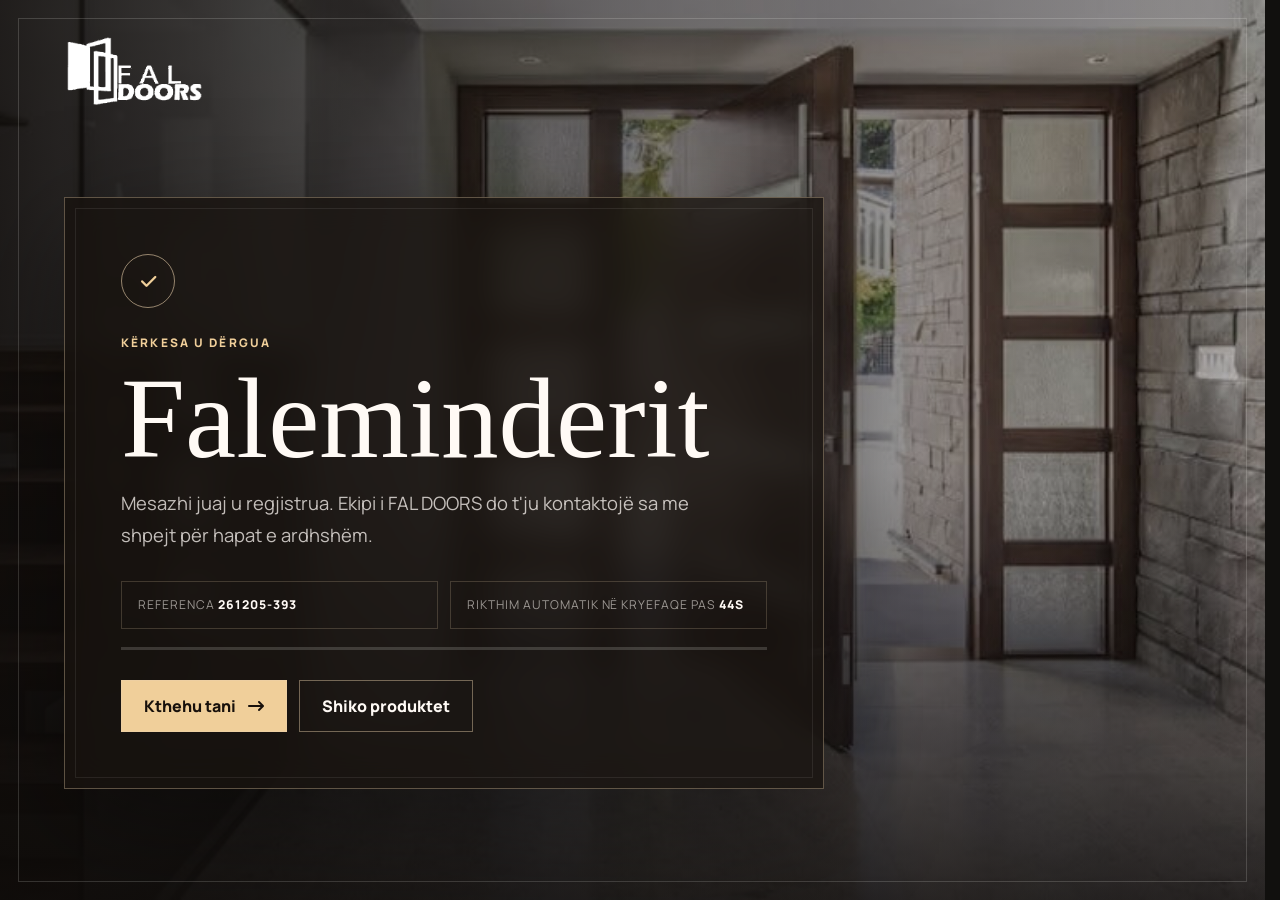
<file: version-bold-thank-you.html>
﻿<!doctype html>
<html lang="sq">
  <head>
    <meta charset="UTF-8" />
    <meta name="viewport" content="width=device-width, initial-scale=1" />
    <meta name="robots" content="noindex" />
    <meta http-equiv="refresh" content="45; url=index.html" />
    <title>Faleminderit - FAL DOORS</title>
    <link rel="icon" href="images/favicon.svg" type="image/svg+xml" />
    <link rel="preconnect" href="https://fonts.googleapis.com" />
    <link rel="preconnect" href="https://fonts.gstatic.com" crossorigin />
    <link
      href="https://fonts.googleapis.com/css2?family=Manrope:wght@500;600;700;800&display=optional"
      rel="stylesheet"
    />
    <link
      rel="stylesheet"
      href="https://cdnjs.cloudflare.com/ajax/libs/font-awesome/6.5.1/css/all.min.css"
    />
    <link rel="stylesheet" href="version-bold.css?v=20260720i18n" />
  </head>
  <body class="fal-thank-you-body">
    <main class="fal-thank-you-page fal-thank-you-page--return">
      <a class="fal-thank-you-brand" href="index.html">
        <img src="images/fal_doors_nav.png" alt="FAL DOORS" />
      </a>

      <section class="fal-thank-you-return" aria-labelledby="thank-you-title">
        <div class="fal-thank-you-return__mark" aria-hidden="true">
          <i class="fa-solid fa-check"></i>
        </div>

        <div class="fal-thank-you-return__copy">
          <span>Kërkesa u dërgua</span>
          <h1 id="thank-you-title">Faleminderit</h1>
          <p data-thank-message>
            Mesazhi juaj u regjistrua. Ekipi i FAL DOORS do t'ju kontaktojë sa
            me shpejt për hapat e ardhshëm.
          </p>
        </div>

        <div class="fal-thank-you-return__meta">
          <p>Referenca <b data-thank-referencë>000000</b></p>
          <p>
            Rikthim automatik në kryefaqe pas
            <b><span data-return-countdown>45</span>s</b>
          </p>
        </div>

        <div class="fal-thank-you-return__progress" aria-hidden="true">
          <span></span>
        </div>

        <div class="fal-thank-you-actions">
          <a href="index.html"
            >Kthehu tani <i class="fa-solid fa-arrow-right-long"></i
          ></a>
          <a href="version-bold-products.html">Shiko produktet</a>
        </div>
      </section>
    </main>
    <script>
      (() => {
        const returnUrl = "index.html";
        let secondsLeft = 45;
        const isQuote =
          new URLSearchParams(window.location.search).get("form") === "quote";
        const countdown = document.querySelector("[data-return-countdown]");

        document.querySelector("[data-thank-referencë]").textContent =
          `${new Date().toISOString().slice(2, 10).replaceAll("-", "")}-${Math.floor(100 + Math.random() * 900)}`;

        if (isQuote) {
          document.querySelector("[data-thank-message]").textContent =
            "Kërkesa juaj për ofertë u regjistrua. Ekipi i FAL DOORS do t'ju kontaktojë për detajet, matjet dhe opsionet e projektit.";
        }

        const timer = window.setInterval(() => {
          secondsLeft -= 1;
          if (countdown) countdown.textContent = String(secondsLeft);
          if (secondsLeft <= 0) {
            window.clearInterval(timer);
            window.location.assign(returnUrl);
          }
        }, 1000);
      })();
    </script>
    <script src="language.js?v=20260701k"></script>
  </body>
</html>
</file>
<file: version-bold.css>
:root {
  --gold: #b99757;
  --gold-soft: #d2bd8a;
  --cream: #d8d0c5;
  --dark: #17130f;
  --version-bold-dark-2: #211b15;
}

/* ===========================================================================
   FAL DOORS - Bold Version Stylesheet
   ---------------------------------------------------------------------------
   Purpose: visual system, layout, responsive behavior, and component styling
   for every version-bold*.html page.

   Main sections:
   01. Global reset and design tokens
   02. Shared header, navigation, language selector, and footer
   03. Bold homepage sections
   04. Generic inner-page panel styles
   05. Contact page layout and form
   06. Catalog, gallery, quote, and Create Entrance page blocks
   07. Responsive layout rules
   08. Production hardening: mobile nav, forms, accessibility, motion
   =========================================================================== */

/* 01. Global reset and design tokens */
* {
  box-sizing: border-box;
  margin: 0;
  padding: 0;
}

/*
 * Keep the viewport width identical while navigating between short/long pages.
 * Without a permanent scrollbar gutter, the entire fixed header shifts sideways
 * whenever the browser adds or removes the vertical scrollbar.
 */
html {
  overflow-y: scroll;
  scrollbar-gutter: stable;
}

/* Continuous hero film — refined architectural frame. */
.bold-home-hero-visual {
  background:
    radial-gradient(
      circle at 54% 48%,
      rgba(174, 132, 76, 0.13),
      transparent 42%
    ),
    linear-gradient(145deg, #0a0705, #17100b 64%, #0b0806);
}
.bold-home-hero-video-frame {
  position: relative;
  width: min(100%, 980px);
  padding: 10px;
  overflow: hidden;
  border: 1px solid rgba(190, 151, 91, 0.38);
  border-radius: 18px;
  background: linear-gradient(
    145deg,
    rgba(255, 255, 255, 0.08),
    rgba(255, 255, 255, 0.015)
  );
  box-shadow:
    0 28px 65px rgba(0, 0, 0, 0.42),
    0 0 0 8px rgba(185, 151, 87, 0.035);
}
.bold-home-hero-video-frame::before {
  content: "";
  position: absolute;
  z-index: 2;
  inset: 10px;
  border: 1px solid rgba(255, 255, 255, 0.09);
  border-radius: 11px;
  pointer-events: none;
}
.bold-home-hero-video-frame::after {
  content: "ON AIR";
  position: absolute;
  z-index: 3;
  top: 24px;
  right: 25px;
  padding: 7px 10px 6px 22px;
  border: 1px solid rgba(216, 173, 112, 0.32);
  border-radius: 999px;
  color: #e0b879;
  background: rgba(9, 7, 5, 0.72);
  font-size: 0.56rem;
  font-weight: 900;
  letter-spacing: 0.16em;
  pointer-events: none;
}
.bold-home-hero-video-frame .bold-home-hero-video {
  width: 100%;
  height: auto;
  display: block;
  aspect-ratio: 16/9;
  object-fit: cover;
  border: 0;
  border-radius: 11px;
  background: #080604;
  box-shadow: none;
}
.bold-home-hero-visual > span {
  display: flex;
  gap: 12px;
  align-items: center;
}
.bold-home-hero-visual > span::before {
  content: "";
  width: 28px;
  height: 1px;
  background: var(--gold);
}
.bold-home-video-note {
  letter-spacing: 0.04em;
}
@media (max-width: 760px) {
  .bold-home-hero-video-frame {
    padding: 7px;
    border-radius: 14px;
  }
  .bold-home-hero-video-frame::before {
    inset: 7px;
    border-radius: 8px;
  }
  .bold-home-hero-video-frame::after {
    top: 17px;
    right: 17px;
  }
  .bold-home-hero-video-frame .bold-home-hero-video {
    border-radius: 8px;
  }
}

/* Quiet thank-you composition: light, concise and intentionally non-dashboard. */
.fal-thank-you-body {
  margin: 0;
  padding: 0;
  background: #f4eee7;
}

.fal-thank-you-page--minimal {
  min-height: 100svh;
  padding: 76px clamp(22px, 5vw, 76px) 32px;
  color: #211812;
  background: #f4eee7;
  overflow: hidden;
}

.fal-thank-you-page--minimal::after {
  inset: 18px;
  border-color: rgba(122, 85, 72, 0.18);
}

.fal-thank-you-page--minimal .fal-thank-you-brand {
  top: 30px;
}

.fal-thank-you-page--minimal .fal-thank-you-brand img {
  filter: none;
}

.fal-thank-you-minimal {
  position: relative;
  z-index: 1;
  width: min(1180px, 100%);
  min-height: min(650px, calc(100svh - 118px));
  display: grid;
  grid-template-columns: minmax(0, 0.9fr) minmax(360px, 1.1fr);
  background: #fffaf5;
  box-shadow: 0 24px 70px rgba(47, 33, 28, 0.12);
}

.fal-thank-you-minimal__copy {
  align-self: center;
  padding: clamp(38px, 7vw, 88px);
}

.fal-thank-you-minimal__copy > span {
  display: inline-flex;
  align-items: center;
  gap: 10px;
  color: #8b6741;
  font-size: 0.7rem;
  font-weight: 900;
  letter-spacing: 0.14em;
  text-transform: uppercase;
}

.fal-thank-you-minimal__copy > span i {
  width: 30px;
  height: 30px;
  display: grid;
  place-items: center;
  border: 1px solid rgba(122, 85, 72, 0.4);
  border-radius: 50%;
}

.fal-thank-you-minimal h1 {
  margin: 28px 0 20px;
  font-family: Georgia, "Times New Roman", serif;
  font-size: clamp(3.6rem, 7vw, 7rem);
  font-weight: 500;
  line-height: 0.94;
  letter-spacing: -0.045em;
}

.fal-thank-you-minimal__copy > p {
  max-width: 48ch;
  color: rgba(47, 33, 28, 0.68);
  font-size: 1rem;
  line-height: 1.75;
}

.fal-thank-you-minimal__copy > small {
  display: block;
  margin-top: 18px;
  color: rgba(47, 33, 28, 0.45);
  font-size: 0.68rem;
  letter-spacing: 0.08em;
  text-transform: uppercase;
}

.fal-thank-you-page--minimal .fal-thank-you-actions {
  margin-top: 34px;
}

.fal-thank-you-page--minimal .fal-thank-you-actions a {
  border-color: rgba(122, 85, 72, 0.34);
  color: #5f4430;
}

.fal-thank-you-page--minimal .fal-thank-you-actions a:first-child {
  color: #fffaf5;
  background: #765846;
}

.fal-thank-you-minimal figure {
  position: relative;
  min-height: 100%;
  overflow: hidden;
}

.fal-thank-you-minimal figure::after {
  content: "";
  position: absolute;
  inset: 0;
  background: linear-gradient(90deg, rgba(33, 24, 18, 0.08), transparent 34%);
}

.fal-thank-you-minimal figure img {
  width: 100%;
  height: 100%;
  display: block;
  object-fit: cover;
}

.fal-thank-you-minimal figcaption {
  position: absolute;
  right: 24px;
  bottom: 22px;
  z-index: 1;
  padding: 9px 13px;
  color: #fffaf5;
  background: rgba(23, 18, 14, 0.76);
  font-size: 0.68rem;
  font-weight: 900;
  letter-spacing: 0.12em;
  text-transform: uppercase;
}

@media (max-width: 760px) {
  .fal-thank-you-page--minimal {
    padding: 82px 14px 14px;
    overflow: auto;
  }

  .fal-thank-you-minimal {
    min-height: 0;
    grid-template-columns: 1fr;
  }

  .fal-thank-you-minimal__copy {
    padding: 34px 24px 38px;
  }

  .fal-thank-you-minimal h1 {
    font-size: clamp(3.2rem, 17vw, 5rem);
  }

  .fal-thank-you-minimal figure {
    min-height: 300px;
    order: -1;
  }
}

/* Concept 02B — smoked bronze refinement. Keeps the new composition while
   restoring depth, contrast and the premium FAL mood. */
.fal-gallery-viewer {
  color: #f4eee4;
  background: #17191a;
  box-shadow:
    0 42px 120px rgba(0, 0, 0, 0.62),
    0 0 0 1px rgba(205, 157, 91, 0.24);
}
.fal-gallery-viewer__bar {
  border-bottom-color: rgba(210, 166, 103, 0.18);
  color: #eee7dc;
  background: rgba(17, 21, 23, 0.97);
}
.fal-gallery-viewer__bar > span {
  color: #d9b278;
}
.fal-gallery-viewer__bar > span i {
  background: #d2a363;
}
.fal-gallery-viewer__bar b {
  color: rgba(238, 231, 220, 0.4);
}
.fal-gallery-viewer__close {
  border-color: rgba(220, 188, 143, 0.38);
  color: #ddb478;
}
.fal-gallery-viewer__close:hover {
  color: #17191a;
  background: #ddb478;
}
.fal-gallery-viewer__stage {
  background:
    radial-gradient(
      circle at 48% 44%,
      rgba(141, 116, 82, 0.16),
      transparent 48%
    ),
    linear-gradient(135deg, rgba(255, 255, 255, 0.018) 25%, transparent 25%) 0
      0 / 20px 20px,
    #202426;
}
.fal-gallery-viewer__stage::after {
  background:
    linear-gradient(
      90deg,
      rgba(5, 7, 8, 0.36),
      transparent 10%,
      transparent 83%,
      rgba(5, 7, 8, 0.22)
    ),
    linear-gradient(0deg, rgba(5, 7, 8, 0.32), transparent 22%);
}
.fal-gallery-viewer__stage img {
  filter: drop-shadow(0 22px 35px rgba(0, 0, 0, 0.42));
}
.fal-gallery-viewer__count {
  color: #f3eadc;
  background: rgba(16, 20, 22, 0.84);
  box-shadow: inset 0 0 0 1px rgba(211, 166, 102, 0.18);
}
.fal-gallery-viewer__info {
  border-color: rgba(221, 180, 120, 0.2);
  border-left-color: #d0a05f;
  color: #f4eee4;
  background: linear-gradient(
    135deg,
    rgba(41, 43, 42, 0.95),
    rgba(24, 29, 31, 0.96)
  );
  box-shadow: 0 18px 48px rgba(0, 0, 0, 0.38);
}
.fal-gallery-viewer__eyebrow,
.fal-gallery-viewer__info > strong {
  color: #d8ad70;
}
.fal-gallery-viewer__info h2 {
  color: #fffaf1;
}
.fal-gallery-viewer__info > p {
  color: rgba(239, 232, 221, 0.62);
}
.fal-gallery-viewer__line {
  color: rgba(239, 232, 221, 0.46);
}
.fal-gallery-viewer__line i {
  background: rgba(216, 173, 112, 0.42);
}
.fal-gallery-viewer__nav button {
  border-color: rgba(221, 180, 120, 0.25);
  background: rgba(27, 32, 34, 0.96);
  box-shadow: 0 9px 24px rgba(0, 0, 0, 0.3);
}
.fal-gallery-viewer__nav button::after {
  color: #ddb478;
}
.fal-gallery-viewer__nav button:hover {
  background: #ddb478;
}
.fal-gallery-viewer__nav button:hover::after {
  color: #15191b;
}
.fal-gallery-viewer__rail {
  border-left-color: rgba(210, 166, 103, 0.16);
  background: #131719;
}
.fal-gallery-viewer__rail button {
  background: #252a2c;
  opacity: 0.38;
}
.fal-gallery-viewer__rail button:hover,
.fal-gallery-viewer__rail button.is-active {
  box-shadow: 5px 0 0 #d0a05f;
}
.fal-gallery-viewer__rail span {
  color: #f5eee3;
  background: rgba(13, 17, 19, 0.82);
}
@media (max-width: 760px) {
  .fal-gallery-viewer__rail {
    border-top-color: rgba(210, 166, 103, 0.16);
  }
  .fal-gallery-viewer__rail button:hover,
  .fal-gallery-viewer__rail button.is-active {
    box-shadow: 0 3px 0 #d0a05f;
  }
}

/* Project cards — careful rectangular polish. */
.bold-home-project-grid {
  gap: clamp(20px, 1.55vw, 28px);
}
.bold-home-project-card {
  aspect-ratio: 1.68/1;
  border: 1px solid rgba(177, 137, 84, 0.3);
  border-radius: 14px;
  background: #0b1e2d;
  box-shadow:
    0 18px 44px rgba(14, 29, 40, 0.14),
    0 1px 0 rgba(255, 255, 255, 0.12) inset;
  transition:
    transform 0.5s cubic-bezier(0.22, 1, 0.36, 1),
    border-color 0.35s ease,
    box-shadow 0.5s cubic-bezier(0.22, 1, 0.36, 1);
}
.bold-home-project-card:hover,
.bold-home-project-card:focus-visible {
  transform: translateY(-6px);
  border-color: rgba(205, 162, 103, 0.72);
  box-shadow:
    0 28px 64px rgba(14, 29, 40, 0.22),
    0 1px 0 rgba(255, 255, 255, 0.14) inset;
}
.bold-home-project-card::before {
  display: none;
}
.bold-home-project-card > img {
  inset: 0 0 0 41%;
  width: 59%;
  height: 100%;
  transform: scale(1.002);
  filter: saturate(0.9) contrast(1.025);
  transition:
    transform 0.8s cubic-bezier(0.22, 1, 0.36, 1),
    filter 0.45s ease;
}
.bold-home-project-card:hover > img,
.bold-home-project-card:focus-visible > img {
  transform: scale(1.05);
  filter: saturate(1.03) contrast(1.035);
}
.bold-home-project-card::after {
  background:
    linear-gradient(
      90deg,
      #0b1e2d 0 41%,
      rgba(11, 30, 45, 0.98) 43%,
      rgba(11, 30, 45, 0.5) 51%,
      rgba(11, 30, 45, 0.06) 64%,
      transparent 72%
    ),
    linear-gradient(0deg, rgba(4, 13, 20, 0.15), transparent 42%);
}
.bold-home-project-card__panel {
  width: 43%;
  height: 100%;
  padding: clamp(25px, 2vw, 35px);
  background:
    radial-gradient(
      circle at 0 100%,
      rgba(205, 162, 103, 0.09),
      transparent 46%
    ),
    linear-gradient(145deg, rgba(255, 255, 255, 0.018), transparent 52%);
}
.bold-home-project-card__panel::before,
.bold-home-project-card__panel::after {
  display: none;
}
.bold-home-project-card__panel > strong {
  color: #d0a368;
  font-size: clamp(2.45rem, 3vw, 3.65rem);
  letter-spacing: -0.045em;
  text-shadow: none;
}
.bold-home-project-card__panel > strong::after {
  width: 23px;
  left: calc(100% + 12px);
  background: rgba(208, 163, 104, 0.68);
}
.bold-home-project-card__panel > i {
  width: 38px;
  margin: 17px 0 19px;
  background: linear-gradient(
    90deg,
    rgba(208, 163, 104, 0.72),
    rgba(208, 163, 104, 0.08)
  );
}
.bold-home-project-card__panel h3 {
  max-width: 13ch;
  font-size: clamp(1.03rem, 1.3vw, 1.46rem);
  line-height: 1.04;
  letter-spacing: -0.02em;
}
.bold-home-project-card__panel h3 em {
  color: #d0a368;
}
.bold-home-project-card__panel small {
  max-width: 18ch;
  margin-top: 13px;
  color: rgba(242, 246, 248, 0.69);
  font-size: clamp(0.66rem, 0.72vw, 0.78rem);
  line-height: 1.52;
}
.bold-home-project-card__panel > span {
  width: 44px;
  height: 44px;
  margin-bottom: 0;
  border: 1px solid rgba(208, 163, 104, 0.68);
  border-radius: 50%;
  color: #d0a368;
  background: rgba(4, 15, 23, 0.18);
  box-shadow: none;
}
.bold-home-project-card:hover .bold-home-project-card__panel > span,
.bold-home-project-card:focus-visible .bold-home-project-card__panel > span {
  color: #0b1e2d;
  background: #d0a368;
  transform: translateX(5px);
  box-shadow: 0 10px 24px rgba(208, 163, 104, 0.18);
}
@media (max-width: 760px) {
  .bold-home-project-card {
    min-height: 410px;
    aspect-ratio: auto;
  }
  .bold-home-project-card > img {
    inset: 46% 0 0;
    width: 100%;
    height: 54%;
  }
  .bold-home-project-card::after {
    background:
      linear-gradient(
        180deg,
        #0b1e2d 0 46%,
        rgba(11, 30, 45, 0.97) 48%,
        rgba(11, 30, 45, 0.22) 59%,
        transparent 73%
      ),
      linear-gradient(0deg, rgba(4, 13, 20, 0.15), transparent 42%);
  }
  .bold-home-project-card__panel {
    width: 100%;
    height: 46%;
    padding: 25px;
  }
  .bold-home-project-card__panel small {
    max-width: 26ch;
  }
  .bold-home-project-card__panel > span {
    position: absolute;
    right: 25px;
    bottom: 25px;
    margin: 0;
  }
}

body {
  min-height: 100vh;
  font-family: "Manrope", "Segoe UI", system-ui, sans-serif;
  color: var(--cream);
  background: #f7f1ea;
}

/*
 * Lock only the page content during the intro. The root scrollbar gutter stays
 * reserved, preventing the homepage from jumping when the intro closes.
 */
body.fal-intro-active {
  overflow: hidden;
}

/* Cinematic homepage entrance */
.fal-intro {
  position: fixed;
  inset: 0;
  z-index: 100000;
  display: grid;
  place-items: center;
  overflow: hidden;
  color: #e8d6ac;
  background: #080604;
  transition:
    opacity 700ms ease,
    visibility 700ms ease;
}

.fal-intro.is-opening {
  background: transparent;
  pointer-events: none;
}
.fal-intro.is-gone {
  opacity: 0;
  visibility: hidden;
}

.fal-intro__panel {
  position: absolute;
  top: 0;
  bottom: 0;
  z-index: 1;
  width: 50.15%;
  background:
    linear-gradient(90deg, rgba(255, 255, 255, 0.025), transparent 18%), #080604;
  transition: transform 1100ms cubic-bezier(0.76, 0, 0.24, 1);
}

.fal-intro__panel--left {
  left: 0;
  box-shadow: inset -1px 0 rgba(210, 189, 138, 0.14);
}
.fal-intro__panel--right {
  right: 0;
  transform: scaleX(-1);
  box-shadow: inset -1px 0 rgba(210, 189, 138, 0.14);
}
.fal-intro.is-opening .fal-intro__panel--left {
  transform: translateX(-101%);
}
.fal-intro.is-opening .fal-intro__panel--right {
  transform: scaleX(-1) translateX(-101%);
}

.fal-intro__glow {
  position: absolute;
  inset: 0;
  z-index: 1;
  background:
    radial-gradient(
      circle at 50% 48%,
      rgba(185, 151, 87, 0.19),
      transparent 31%
    ),
    linear-gradient(
      110deg,
      transparent 36%,
      rgba(255, 255, 255, 0.025) 50%,
      transparent 64%
    );
  pointer-events: none;
}

.fal-intro__glow::after {
  content: "";
  position: absolute;
  inset: -3%;
  opacity: 0.2;
  mix-blend-mode: soft-light;
  background-image:
    repeating-radial-gradient(
      circle at 0 0,
      transparent 0 2px,
      rgba(255, 255, 255, 0.18) 2.6px 3px
    ),
    repeating-linear-gradient(
      108deg,
      transparent 0 5px,
      rgba(199, 164, 101, 0.055) 6px,
      transparent 7px 12px
    );
  background-size:
    5px 5px,
    17px 17px;
  /* Static texture keeps the cinematic finish without repainting the full screen. */
  animation: none;
}

.fal-intro__frame {
  position: relative;
  z-index: 2;
  width: min(1760px, 96vw, calc(91vh * 16 / 9));
  aspect-ratio: 16 / 9;
  display: grid;
  place-items: center;
  overflow: hidden;
  opacity: 0;
  transform: scale(0.96);
  animation: falIntroFrameIn 900ms 120ms cubic-bezier(0.22, 1, 0.36, 1) forwards;
  transition:
    width 720ms cubic-bezier(0.76, 0, 0.24, 1),
    height 720ms cubic-bezier(0.76, 0, 0.24, 1),
    opacity 420ms ease,
    transform 720ms cubic-bezier(0.76, 0, 0.24, 1),
    border-radius 720ms ease;
}

.fal-intro.is-finishing .fal-intro__frame {
  width: clamp(92px, 7vw, 118px);
  height: min(66vh, 600px);
  border-radius: 2px;
  transform: scale(1);
  box-shadow:
    0 0 0 1px rgba(210, 189, 138, 0.3),
    0 0 42px rgba(185, 151, 87, 0.16);
}

.fal-intro.is-finishing .fal-intro__frame video {
  opacity: 0;
  transform: scale(1.08);
}

.fal-intro.is-opening .fal-intro__frame {
  opacity: 0;
  transform: scaleX(0.08) scaleY(1.06);
}

.fal-intro.is-finishing .fal-intro__topline,
.fal-intro.is-finishing .fal-intro__skip,
.fal-intro.is-finishing .fal-intro__sound,
.fal-intro.is-finishing .fal-intro__progress,
.fal-intro.is-opening .fal-intro__topline,
.fal-intro.is-opening .fal-intro__skip,
.fal-intro.is-opening .fal-intro__sound,
.fal-intro.is-opening .fal-intro__progress {
  opacity: 0;
  transition: opacity 280ms ease;
}

.fal-intro__frame::before,
.fal-intro__frame::after {
  content: "";
  position: absolute;
  inset: 0;
  z-index: 2;
  pointer-events: none;
}

.fal-intro__frame::before {
  border: 1px solid rgba(203, 172, 111, 0.16);
  box-shadow:
    inset 0 0 130px rgba(0, 0, 0, 0.28),
    0 40px 120px rgba(0, 0, 0, 0.48),
    0 0 78px rgba(185, 151, 87, 0.11);
  transition: opacity 260ms ease;
}

.fal-intro__frame::after {
  background:
    radial-gradient(
      ellipse at center,
      transparent 48%,
      rgba(8, 6, 4, 0.4) 100%
    ),
    linear-gradient(
      90deg,
      rgba(8, 6, 4, 0.16),
      transparent 16% 84%,
      rgba(8, 6, 4, 0.16)
    );
}

.fal-intro__frame video {
  width: 100%;
  height: 100%;
  display: block;
  object-fit: cover;
  transition:
    opacity 360ms ease,
    transform 720ms cubic-bezier(0.76, 0, 0.24, 1);
}

.fal-intro.is-finishing .fal-intro__frame::before,
.fal-intro.is-finishing .fal-intro__frame::after {
  opacity: 0;
}

.fal-intro__threshold {
  position: absolute;
  left: 50%;
  top: 50%;
  z-index: 5;
  display: grid;
  justify-items: center;
  gap: 15px;
  color: #f5ead1;
  opacity: 0;
  pointer-events: none;
  transform: translate(-50%, -48%) scale(0.92);
  transition:
    opacity 300ms ease,
    transform 520ms cubic-bezier(0.22, 1, 0.36, 1);
}

.fal-intro__threshold::before {
  content: "";
  position: absolute;
  left: 50%;
  top: 50%;
  z-index: -1;
  width: 3px;
  height: min(68vh, 620px);
  background: linear-gradient(
    transparent,
    rgba(210, 189, 138, 0.92) 20%,
    #fff4d6 50%,
    rgba(210, 189, 138, 0.92) 80%,
    transparent
  );
  box-shadow:
    0 0 18px rgba(210, 189, 138, 0.72),
    0 0 70px rgba(185, 151, 87, 0.4);
  opacity: 0;
  transform: translate(-50%, -50%) scaleY(0.12);
  transition:
    opacity 300ms ease,
    transform 600ms cubic-bezier(0.22, 1, 0.36, 1);
}

.fal-intro__threshold::after {
  content: "";
  position: absolute;
  left: 50%;
  top: 50%;
  z-index: -2;
  width: min(72vw, 920px);
  height: 1px;
  background: linear-gradient(
    90deg,
    transparent,
    rgba(185, 151, 87, 0.25) 18%,
    rgba(245, 234, 209, 0.82) 50%,
    rgba(185, 151, 87, 0.25) 82%,
    transparent
  );
  box-shadow: 0 0 24px rgba(210, 189, 138, 0.35);
  opacity: 0;
  transform: translate(-50%, -50%) scaleX(0);
  transition:
    opacity 360ms ease,
    transform 720ms cubic-bezier(0.22, 1, 0.36, 1);
}

.fal-intro__threshold-mark {
  font-family: Georgia, "Times New Roman", serif;
  font-size: clamp(2.6rem, 5vw, 5.4rem);
  line-height: 0.9;
  letter-spacing: 0.08em;
  text-shadow: 0 8px 35px #080604;
}

.fal-intro__threshold i {
  width: 62px;
  height: 1px;
  background: var(--gold-soft);
}

.fal-intro__threshold-copy {
  font-size: 0.61rem;
  font-weight: 800;
  letter-spacing: 0.32em;
  white-space: nowrap;
  text-shadow: 0 4px 18px #080604;
}

.fal-intro.is-finishing .fal-intro__threshold {
  opacity: 1;
  transform: translate(-50%, -50%) scale(1);
  transition-delay: 230ms;
}

.fal-intro.is-finishing .fal-intro__threshold::before {
  opacity: 1;
  transform: translate(-50%, -50%) scaleY(1);
  transition-delay: 100ms;
}

.fal-intro.is-finishing .fal-intro__threshold::after {
  opacity: 1;
  transform: translate(-50%, -50%) scaleX(1);
  transition-delay: 280ms;
}

.fal-intro.is-opening .fal-intro__threshold {
  opacity: 0;
  transform: translate(-50%, -50%) scale(1.04);
  transition-delay: 0ms;
}

.fal-intro.is-opening .fal-intro__threshold::before {
  opacity: 0;
  transform: translate(-50%, -50%) scaleY(1.08);
  transition:
    opacity 420ms ease,
    transform 650ms ease;
}

.fal-intro.is-opening .fal-intro__threshold::after {
  opacity: 0;
  transform: translate(-50%, -50%) scaleX(1.22);
  transition:
    opacity 520ms ease,
    transform 900ms cubic-bezier(0.22, 1, 0.36, 1);
}

.fal-intro__topline {
  position: absolute;
  top: 30px;
  left: clamp(24px, 4vw, 68px);
  right: clamp(24px, 4vw, 68px);
  z-index: 5;
  display: flex;
  align-items: center;
  gap: 18px;
  font-size: 0.65rem;
  font-weight: 800;
  letter-spacing: 0.2em;
}

.fal-intro__topline i {
  height: 1px;
  flex: 1;
  background: rgba(203, 172, 111, 0.28);
  transform-origin: left;
  animation: falIntroLine 1.4s 0.2s ease both;
}

.fal-intro__skip {
  position: absolute;
  right: clamp(24px, 4vw, 68px);
  bottom: 42px;
  z-index: 6;
  display: inline-flex;
  align-items: center;
  gap: 12px;
  min-height: 34px;
  padding: 0 13px;
  border: 1px solid rgba(232, 214, 172, 0.16);
  border-radius: 999px;
  color: rgba(255, 243, 213, 0.78);
  background: rgba(8, 6, 4, 0.34);
  backdrop-filter: blur(8px);
  font: inherit;
  font-size: 0.68rem;
  font-weight: 800;
  letter-spacing: 0.18em;
  text-transform: uppercase;
  cursor: pointer;
  transition:
    color 180ms ease,
    gap 180ms ease;
}

.fal-intro__skip:hover {
  gap: 18px;
  border-color: rgba(232, 214, 172, 0.34);
  color: #fff3d5;
  background: rgba(8, 6, 4, 0.52);
}

.fal-intro__sound {
  position: absolute;
  left: clamp(24px, 4vw, 68px);
  bottom: 42px;
  z-index: 6;
  display: inline-flex;
  align-items: center;
  gap: 10px;
  min-height: 34px;
  padding: 0 13px;
  border: 1px solid rgba(232, 214, 172, 0.16);
  border-radius: 999px;
  color: rgba(255, 243, 213, 0.78);
  background: rgba(8, 6, 4, 0.34);
  backdrop-filter: blur(8px);
  font: inherit;
  font-size: 0.68rem;
  font-weight: 800;
  letter-spacing: 0.18em;
  text-transform: uppercase;
  cursor: pointer;
  transition: color 180ms ease;
}

.fal-intro__sound:hover,
.fal-intro__sound[aria-pressed="true"] {
  border-color: rgba(232, 214, 172, 0.34);
  color: #fff3d5;
  background: rgba(8, 6, 4, 0.52);
}

.fal-intro__progress {
  position: absolute;
  left: clamp(110px, 12vw, 175px);
  right: clamp(110px, 12vw, 185px);
  bottom: 31px;
  z-index: 5;
  height: 1px;
  overflow: hidden;
  background: rgba(203, 172, 111, 0.17);
}

.fal-intro__progress i {
  display: block;
  width: 0;
  height: 100%;
  background: #c9a966;
  box-shadow: 0 0 14px rgba(201, 169, 102, 0.65);
}

@keyframes falIntroFrameIn {
  to {
    opacity: 1;
    transform: scale(1);
  }
}
@keyframes falIntroLine {
  from {
    transform: scaleX(0);
  }
}
@keyframes falIntroGrain {
  0% {
    transform: translate(0, 0);
  }
  25% {
    transform: translate(-1%, 1%);
  }
  50% {
    transform: translate(1%, -1%);
  }
  75% {
    transform: translate(1%, 1%);
  }
}

@media (max-width: 700px) {
  .fal-intro__frame {
    width: min(calc(100vw - 10px), calc(88vh * 16 / 9));
  }
  .fal-intro__topline {
    top: 22px;
    font-size: 0.55rem;
  }
}

@media (prefers-reduced-motion: reduce) {
  .fal-intro {
    display: none;
  }
}

/* ==========================================================================
   Mobile rebuild
   A final, authoritative phone layout that replaces older experimental rules.
   ========================================================================== */
@media (max-width: 760px) {
  html {
    overflow-x: hidden;
  }
  body {
    overflow-x: hidden;
  }
  body.bold-nav-open {
    overflow: hidden;
  }

  .version-bold-header {
    position: sticky;
    top: 0;
    z-index: 5000;
    min-height: 68px;
    display: grid;
    grid-template-columns: 112px 1fr 46px;
    grid-template-rows: 46px;
    align-items: center;
    gap: 10px;
    padding: 10px 14px;
    overflow: visible;
  }

  .version-bold-logo {
    grid-column: 1;
    grid-row: 1;
    width: 108px;
    margin: 0;
  }

  .version-bold-menu-toggle {
    position: static;
    grid-column: 3;
    grid-row: 1;
    width: 44px;
    height: 44px;
    margin: 0;
    border: 1px solid rgba(185, 151, 87, 0.55);
    border-radius: 7px;
  }

  .version-bold-actions {
    grid-column: 2;
    grid-row: 1;
    width: auto;
    min-width: 0;
    justify-content: flex-end;
    gap: 8px;
  }

  .version-bold-quote-link {
    display: none;
  }

  .version-bold-languages {
    flex: 0 1 auto;
    justify-content: flex-end;
    gap: 3px;
    overflow: visible;
  }

  .version-bold-languages button {
    min-width: 30px;
    min-height: 34px;
    justify-content: center;
    gap: 0;
    padding: 0 4px;
    font-size: 0;
    border-radius: 4px;
  }

  .version-bold-languages button.is-active {
    background: rgba(185, 151, 87, 0.12);
    box-shadow: inset 0 0 0 1px rgba(185, 151, 87, 0.35);
  }

  .version-bold-languages img {
    width: 24px;
    height: 16px;
  }

  .version-bold-nav {
    position: fixed;
    inset: 68px 0 0;
    z-index: 4999;
    display: flex;
    flex-direction: column;
    align-items: stretch;
    gap: 0;
    max-height: none;
    padding: 22px 24px 34px;
    overflow-y: auto;
    border: 0;
    background:
      radial-gradient(
        circle at 90% 10%,
        rgba(185, 151, 87, 0.12),
        transparent 30%
      ),
      #100b08;
    opacity: 0;
    visibility: hidden;
    transform: translateX(100%);
    transition:
      opacity 0.25s ease,
      transform 0.35s cubic-bezier(0.22, 1, 0.36, 1),
      visibility 0.25s;
  }

  .bold-nav-open .version-bold-nav {
    max-height: none;
    padding: 22px 24px 34px;
    opacity: 1;
    visibility: visible;
    transform: none;
  }

  .version-bold-nav a {
    min-height: 62px;
    justify-content: flex-start;
    padding: 0;
    border-bottom: 1px solid rgba(255, 255, 255, 0.08);
    font-family: Georgia, "Times New Roman", serif;
    font-size: clamp(1.35rem, 6vw, 1.75rem);
    font-weight: 500;
    text-transform: none;
  }

  .version-bold-nav a::after {
    right: 0;
    bottom: 18px;
    width: 26px;
  }

  .bold-home-hero {
    display: block;
    min-height: 0;
    background: #f8f2eb;
  }

  .bold-home-hero-copy {
    position: relative;
    padding: 54px 22px 46px;
    background:
      radial-gradient(
        circle at 105% 45%,
        rgba(185, 151, 87, 0.12),
        transparent 38%
      ),
      #f8f2eb;
  }

  .bold-home-hero-copy h1 {
    max-width: 11ch;
    font-size: clamp(2.65rem, 13vw, 4rem);
    line-height: 0.98;
  }

  .bold-home-hero-copy p {
    max-width: 32ch;
    font-size: 0.9rem;
    line-height: 1.65;
  }

  .bold-home-hero-copy a {
    margin-top: 28px;
  }

  .bold-home-hero-visual {
    min-height: 0;
    padding: 70px 16px 52px;
  }

  .bold-home-hero-visual video {
    aspect-ratio: 16 / 10;
    border-radius: 4px;
    object-fit: contain;
  }

  .bold-home-video-note {
    display: none;
  }

  .bold-home-projects,
  .bold-home-process,
  .fal-story-section,
  .fal-material-section,
  .fal-gallery-note,
  .fal-quote-guide,
  .fal-inspiration-strip {
    padding-left: 20px;
    padding-right: 20px;
  }

  .bold-home-proof__heading h2,
  .bold-home-clients__title h2 {
    font-size: clamp(2.4rem, 11vw, 3.6rem);
  }

  .bold-home-proof__stats strong {
    font-size: 2rem;
  }
  .bold-home-proof__stats article {
    min-width: 0;
  }

  .fal-gallery-grid .is-wide {
    grid-column: auto;
  }
  .fal-gallery-grid .is-large > img,
  .fal-gallery-grid .is-wide > img,
  .fal-gallery-grid article > img {
    height: 300px;
  }

  .fal-about-visual {
    grid-template-columns: 1fr;
    padding: 10px;
  }
  .fal-about-visual > img,
  .fal-about-visual > img + img {
    min-height: 300px;
  }

  .fal-product-photo {
    height: 280px;
  }

  .version-bold-contact-main {
    width: 100%;
    margin: 0;
  }
  .version-bold-contact-info,
  .version-bold-contact-visual {
    border-radius: 0;
  }
}

/* ==========================================================================
   09. Shape consistency pass
   Keeps the Bold version architectural, but removes decorative geometry that
   competes with the content. CTAs and project cards now share one radius.
   ========================================================================== */
:root {
  --bold-radius: 8px;
  --bold-control-height: 46px;
}

/* Shared primary CTA silhouette across the Bold homepage and inner pages. */
:is(
    .bold-home-hero-copy,
    .bold-home-manifesto__content,
    .bold-home-style-story__copy,
    .bold-home-projects__copy,
    .bold-home-config-copy,
    .bold-home-cta,
    .fal-catalog-hero,
    .fal-gallery-hero,
    .fal-about-hero,
    .fal-inner-cta
  )
  > a,
.version-bold-quote-link,
.version-bold-contact-projects,
.version-bold-contact-form button,
.fal-quote-form button,
.fal-create-hero a {
  min-height: var(--bold-control-height);
  display: inline-flex;
  align-items: center;
  justify-content: center;
  gap: 12px;
  width: fit-content;
  max-width: 100%;
  padding: 0 20px;
  border-radius: var(--bold-radius);
  line-height: 1.2;
  text-align: center;
  white-space: normal;
}

/* Arrow treatments use the same softly squared shape instead of mixed circles. */
.bold-home-projects__copy > a i,
.bold-home-project-card__panel > span,
.bold-home-testimonials__controls button {
  border-radius: var(--bold-radius);
}

/* Project introduction: one calm image block with subtle framing. */
.bold-home-projects__head {
  gap: clamp(36px, 6vw, 96px);
}

.bold-home-projects__art {
  position: relative;
  inset: auto;
  height: clamp(300px, 27vw, 440px);
  border-radius: var(--bold-radius);
  box-shadow: 0 18px 44px rgba(18, 35, 52, 0.13);
}

.bold-home-projects__art::before,
.bold-home-projects__art::after,
.bold-home-projects__arc,
.bold-home-projects__disc {
  display: none;
}

.bold-home-projects__art img {
  inset: 0;
  width: 100%;
  height: 100%;
  opacity: 0.72;
  filter: saturate(0.78) contrast(0.94);
  -webkit-mask-image: none;
  mask-image: none;
}

/* Cards: straight split, equal proportions, and no ornamental rings. */
.bold-home-project-card {
  border-radius: var(--bold-radius);
}

.bold-home-project-card > img {
  inset: 0 0 0 40%;
  width: 60%;
}

.bold-home-project-card::after {
  background: linear-gradient(90deg, #102536 0 40%, transparent 40%);
}

.bold-home-project-card::before {
  display: none;
}

.bold-home-project-card__panel {
  width: 40%;
  padding: clamp(18px, 1.55vw, 26px);
}

.bold-home-project-card__panel h3 {
  width: 100%;
  max-width: 12ch;
  font-size: clamp(0.92rem, 1.13vw, 1.25rem);
  line-height: 1.12;
  overflow-wrap: normal;
  word-break: normal;
}

.bold-home-project-card__panel h3 em {
  font-size: 0.88em;
}

.bold-home-project-card__panel small {
  max-width: 18ch;
}

.bold-home-project-card__panel > span {
  width: 38px;
  height: 34px;
}

@media (max-width: 1180px) {
  .bold-home-projects__head {
    grid-template-columns: minmax(280px, 0.8fr) minmax(420px, 1.2fr);
    min-height: 390px;
  }

  .bold-home-projects__art {
    inset: auto;
    opacity: 1;
  }

  .bold-home-project-card__panel {
    width: 44%;
  }

  .bold-home-project-card > img {
    inset: 0 0 0 44%;
    width: 56%;
  }

  .bold-home-project-card::after {
    background: linear-gradient(90deg, #102536 0 44%, transparent 44%);
  }
}

/* Definitive project-card flow: copy first, action after it. */
.bold-home-project-card__panel {
  display: flex;
  flex-direction: column;
  align-items: flex-start;
  padding: clamp(25px, 2vw, 35px);
}
.bold-home-project-card__panel small {
  display: block;
  flex: 0 0 auto;
  width: auto;
  max-width: 19ch;
  height: auto;
  min-height: 0;
  overflow: visible;
  white-space: normal;
  line-clamp: unset;
  -webkit-line-clamp: unset;
}
.bold-home-project-card__panel > span {
  position: static;
  inset: auto;
  flex: 0 0 auto;
  margin-top: auto;
  margin-bottom: 0;
}

@media (max-width: 760px) {
  .bold-home-project-card {
    min-height: 490px;
  }
  .bold-home-project-card__panel {
    width: 100%;
    height: 54%;
    padding: 25px;
  }
  .bold-home-project-card__panel small {
    max-width: 26ch;
  }
  .bold-home-project-card__panel > span {
    position: static;
    inset: auto;
    margin-top: auto;
  }
}

@media (max-width: 760px) {
  .bold-home-projects {
    padding: 56px 20px 68px;
  }

  .bold-home-projects__head {
    display: grid;
    grid-template-columns: 1fr;
    gap: 30px;
    min-height: 0;
  }

  .bold-home-projects__art {
    inset: auto;
    height: 260px;
  }

  .bold-home-project-card {
    min-height: 390px;
  }

  .bold-home-project-card > img {
    inset: 48% 0 0;
    width: 100%;
    height: 52%;
  }

  .bold-home-project-card::after {
    background: linear-gradient(180deg, #102536 0 48%, transparent 48%);
  }

  .bold-home-project-card__panel {
    width: 100%;
    height: 48%;
  }

  :is(
      .bold-home-hero-copy,
      .bold-home-manifesto__content,
      .bold-home-style-story__copy,
      .bold-home-projects__copy,
      .bold-home-config-copy,
      .bold-home-cta,
      .fal-catalog-hero,
      .fal-gallery-hero,
      .fal-about-hero,
      .fal-inner-cta
    )
    > a,
  .version-bold-contact-projects,
  .version-bold-contact-form button,
  .fal-quote-form button,
  .fal-create-hero a {
    width: 100%;
  }
}

/* 02. Shared header, navigation, language selector, and footer */
.version-bold-header,
.version-bold-footer {
  background:
    linear-gradient(
      90deg,
      rgba(255, 214, 145, 0.035),
      transparent 12%,
      rgba(0, 0, 0, 0.18) 28%,
      transparent 46%,
      rgba(255, 214, 145, 0.026) 64%,
      transparent 82%
    ),
    repeating-linear-gradient(
      0deg,
      rgba(255, 230, 180, 0.018) 0 1px,
      transparent 1px 6px
    ),
    repeating-linear-gradient(
      0deg,
      transparent 0 26px,
      rgba(0, 0, 0, 0.18) 27px 31px,
      transparent 32px 58px
    ),
    linear-gradient(180deg, #120c08 0%, #23180f 34%, #18100b 68%, #251a11 100%);
  background-size:
    720px 100%,
    auto,
    auto,
    auto;
}

.version-bold-header {
  /* Three-column desktop header: logo left, nav center, actions right. */
  position: fixed;
  top: 0;
  right: 0;
  left: 0;
  z-index: 5000;
  min-height: 88px;
  display: grid;
  grid-template-columns: 190px minmax(0, 1fr) auto;
  align-items: center;
  gap: 20px;
  padding: 0 36px;
  border-bottom: 1px solid rgba(185, 151, 87, 0.44);
  box-shadow: 0 3px 18px rgba(0, 0, 0, 0.24);
  /*
   * Keep navigation geometry independent from the asynchronously downloaded
   * body font. This prevents the entire header from reflowing after first paint.
   */
  font-family: "Segoe UI", Arial, sans-serif;
  contain: layout paint;
}

/* Reserve the fixed header's space so page content never slides underneath it. */
body {
  padding-top: 88px;
}

.u-visually-hidden {
  position: absolute;
  width: 1px;
  height: 1px;
  padding: 0;
  margin: -1px;
  overflow: hidden;
  clip: rect(0 0 0 0);
  white-space: nowrap;
  border: 0;
}

.version-bold-logo {
  /* Fixed logo width prevents the nav from shifting as the image loads. */
  display: inline-flex;
  align-items: center;
  width: 142px;
  height: 48px;
}

.version-bold-logo img,
.version-bold-footer-brand img {
  width: 100%;
  display: block;
  filter: sepia(1) saturate(0.72) brightness(0.78) contrast(1.12);
}

.version-bold-logo img {
  height: 48px;
  object-fit: contain;
  object-position: left center;
}

.version-bold-nav {
  /* Desktop nav is a horizontal flex row; mobile rules turn it into a collapsible stack. */
  display: flex;
  align-items: center;
  justify-content: center;
  gap: clamp(12px, 1.6vw, 30px);
}

.version-bold-nav a {
  /* Tall hit area matches the header height, making nav links easier to click. */
  position: relative;
  min-height: 88px;
  display: inline-flex;
  align-items: center;
  color: #eee9e2;
  text-decoration: none;
  font-size: 13px;
  font-weight: 800;
  letter-spacing: 0.02em;
  text-shadow: 0 1px 4px rgba(0, 0, 0, 0.62);
}

.version-bold-nav a::after,
.version-bold-languages button::after {
  /* Underline indicator is transparent by default and becomes visible on active/hover. */
  content: "";
  position: absolute;
  left: 0;
  right: 0;
  bottom: 18px;
  height: 2px;
  background: transparent;
  box-shadow: none;
}

.version-bold-nav a.is-active::after,
.version-bold-nav a:hover::after,
.version-bold-languages button.is-active::after {
  background: var(--gold);
  box-shadow: 0 0 12px rgba(185, 151, 87, 0.45);
}

.version-bold-actions {
  /* Holds secondary header controls separate from primary navigation. */
  display: flex;
  align-items: center;
  gap: 14px;
}

.version-bold-menu-toggle {
  /* Hidden on desktop; responsive rules expose it as the mobile hamburger control. */
  display: none;
  width: 46px;
  height: 46px;
  place-items: center;
  border: 1px solid rgba(185, 151, 87, 0.56);
  border-radius: 4px;
  color: var(--gold-soft);
  background: var(--dark);
  cursor: pointer;
  z-index: 2001;
}

.version-bold-menu-toggle i {
  width: 20px;
  height: 2px;
  display: block;
  margin: 3px 0;
  background: currentColor;
}

.version-bold-quote-link {
  /* Business CTA kept visually distinct from standard nav links. */
  min-height: 42px;
  display: inline-flex;
  align-items: center;
  justify-content: center;
  padding: 0 16px;
  border: 1px solid rgba(185, 151, 87, 0.66);
  border-radius: 4px;
  color: var(--gold-soft);
  background: rgba(9, 7, 5, 0.22);
  text-decoration: none;
  font-size: 0.78rem;
  font-weight: 800;
  text-transform: uppercase;
}

.quote-button {
  min-width: 210px;
  min-height: 56px;
  display: inline-flex;
  align-items: center;
  justify-content: center;
  gap: 16px;
  border: 2px solid rgba(185, 151, 87, 0.76);
  border-radius: 4px;
  color: var(--gold-soft);
  text-decoration: none;
  font-size: 14px;
  font-weight: 900;
  letter-spacing: 0.02em;
  background: rgba(9, 7, 5, 0.18);
  box-shadow: inset 0 0 0 1px rgba(255, 255, 255, 0.04);
}

.version-bold-languages {
  /* Language UI is currently a state selector; text translation files are not present. */
  display: flex;
  align-items: center;
  gap: 8px;
}

.version-bold-languages button {
  position: relative;
  min-height: 54px;
  display: inline-flex;
  align-items: center;
  gap: 7px;
  border: 0;
  background: transparent;
  color: #ece6de;
  font: inherit;
  font-size: 13px;
  font-weight: 900;
  cursor: pointer;
}

.version-bold-languages img {
  width: 22px;
  height: 15px;
  object-fit: cover;
}

.version-bold-languages span {
  width: 1px;
  height: 14px;
  background: rgba(255, 255, 255, 0.34);
}

.version-bold-main {
  min-height: 420px;
  display: grid;
  place-items: center;
  padding: 48px 20px;
}

.version-bold-main img {
  width: min(520px, 90vw);
  display: block;
}

/* 03. Bold homepage sections */
.version-bold-home {
  background: #f5efe8;
}

.bold-home-hero {
  /* Homepage split hero: text block on the light side, video on the dark side. */
  position: relative;
  min-height: 600px;
  display: grid;
  grid-template-columns: minmax(320px, 0.78fr) minmax(460px, 1.22fr);
  align-items: stretch;
  overflow: hidden;
  background:
    linear-gradient(
      90deg,
      #f8f2eb 0%,
      #f8f2eb 35%,
      rgba(248, 242, 235, 0.86) 47%,
      rgba(248, 242, 235, 0.18) 61%,
      transparent 72%
    ),
    #0a0705;
}

.bold-home-hero-copy {
  /* Keeps the headline and CTA above the hero background layers. */
  z-index: 2;
  align-self: center;
  padding: clamp(46px, 6vw, 86px);
}

.bold-home-hero-copy span,
.bold-home-section-copy span,
.bold-home-config-copy span,
.bold-home-process span,
.bold-home-cta span {
  display: inline-flex;
  color: #7d5a3b;
  font-size: 0.72rem;
  font-weight: 900;
  letter-spacing: 0.08em;
  text-transform: uppercase;
}

.bold-home-hero-copy h1,
.bold-home-section-copy h2,
.bold-home-config-copy h2,
.bold-home-process h2,
.bold-home-cta h2 {
  margin-top: 14px;
  font-family: Georgia, "Times New Roman", serif;
  color: #171412;
  font-weight: 500;
  letter-spacing: 0;
}

.bold-home-hero-copy h1 {
  max-width: 12.5ch;
  font-size: clamp(2.55rem, 3.25vw, 3.85rem);
  line-height: 1.04;
  text-transform: none;
}

.bold-home-hero-copy p,
.bold-home-section-copy p,
.bold-home-config-copy p {
  max-width: 39ch;
  margin-top: 22px;
  color: rgba(47, 33, 28, 0.72);
  font-size: 0.96rem;
  font-weight: 700;
  line-height: 1.75;
}

.bold-home-hero-copy a,
.bold-home-section-copy a,
.bold-home-config-copy a,
.bold-home-cta a {
  min-height: 48px;
  display: inline-flex;
  align-items: center;
  gap: 14px;
  margin-top: 24px;
  padding: 0 20px;
  border: 1px solid rgba(185, 151, 87, 0.68);
  color: var(--gold-soft);
  background: rgba(12, 8, 5, 0.9);
  text-decoration: none;
  font-size: 0.78rem;
  font-weight: 900;
  text-transform: uppercase;
}

.bold-home-hero-visual {
  /* Dark presentation area that frames the video as the main product media. */
  position: relative;
  min-height: 600px;
  display: grid;
  place-items: center;
  padding: clamp(36px, 5vw, 82px);
  background:
    radial-gradient(
      circle at 18% 78%,
      rgba(214, 164, 89, 0.2),
      transparent 18%
    ),
    radial-gradient(
      circle at 84% 20%,
      rgba(185, 151, 87, 0.1),
      transparent 24%
    ),
    repeating-linear-gradient(
      90deg,
      rgba(255, 229, 180, 0.035) 0 1px,
      transparent 1px 22px
    ),
    linear-gradient(110deg, #0a0705, #26180f 48%, #070504);
}

.bold-home-hero-visual > span {
  position: absolute;
  top: clamp(24px, 4vw, 46px);
  left: clamp(28px, 5vw, 70px);
  z-index: 2;
  color: var(--gold-soft);
  font-size: 0.75rem;
  font-weight: 900;
  letter-spacing: 0.12em;
  text-transform: uppercase;
}

.bold-home-hero-visual video {
  /* Stable 16:9 video frame; poster shows before playback metadata is ready. */
  width: min(820px, 100%);
  max-height: 462px;
  aspect-ratio: 16 / 9;
  display: block;
  object-fit: cover;
  border: 1px solid rgba(185, 151, 87, 0.5);
  border-radius: 6px;
  background: #090604;
  box-shadow:
    0 28px 90px rgba(0, 0, 0, 0.52),
    0 0 0 10px rgba(255, 255, 255, 0.035);
}

.bold-home-video-note {
  position: absolute;
  z-index: 3;
  right: clamp(28px, 5vw, 76px);
  bottom: 26px;
  display: inline-flex;
  align-items: center;
  gap: 10px;
  color: rgba(255, 250, 245, 0.78);
  font-size: 0.78rem;
  font-weight: 900;
  text-transform: uppercase;
}

.bold-home-features {
  /* Four-column trust strip; collapses to two and then one column on smaller screens. */
  display: grid;
  grid-template-columns: repeat(4, minmax(0, 1fr));
  color: #171412;
  background: #fffaf5;
  border-bottom: 1px solid rgba(79, 53, 45, 0.1);
}

.bold-home-features div {
  display: grid;
  grid-template-columns: 42px 1fr;
  gap: 16px;
  align-items: center;
  min-height: 110px;
  padding: 22px clamp(18px, 3vw, 42px);
  border-right: 1px solid rgba(79, 53, 45, 0.1);
}

.bold-home-features i,
.bold-home-process i {
  color: #7d5a3b;
  font-size: 1.35rem;
}

.bold-home-features strong,
.bold-home-process strong {
  display: block;
  color: rgba(47, 33, 28, 0.82);
  font-size: 0.78rem;
  font-weight: 900;
  text-transform: uppercase;
}

.bold-home-features strong {
  font-size: 1rem;
}

.bold-home-features span {
  color: rgba(47, 33, 28, 0.58);
  font-size: 0.94rem;
  font-weight: 700;
  line-height: 1.55;
}

.bold-home-manifesto {
  position: relative;
  min-height: clamp(500px, 48vw, 650px);
  display: grid;
  align-items: center;
  overflow: hidden;
  color: #fffaf5;
  background: #130d09;
}

.bold-home-manifesto__media,
.bold-home-manifesto__shade {
  position: absolute;
  inset: 0;
}

.bold-home-manifesto__media img {
  width: 100%;
  height: 100%;
  object-fit: cover;
  object-position: center 58%;
  filter: saturate(0.7) contrast(1.06);
  transform: scale(1.12);
  transition: transform 1800ms cubic-bezier(0.22, 1, 0.36, 1);
}

.bold-home-manifesto__shade {
  background:
    linear-gradient(
      90deg,
      rgba(15, 9, 6, 0.95) 0%,
      rgba(22, 14, 9, 0.84) 42%,
      rgba(18, 11, 7, 0.35) 78%,
      rgba(10, 6, 4, 0.18)
    ),
    linear-gradient(0deg, rgba(8, 5, 3, 0.38), transparent 55%);
}

.bold-home-manifesto__content {
  position: relative;
  z-index: 1;
  width: min(1320px, calc(100% - 80px));
  margin: auto;
}

.bold-home-manifesto__content > span {
  color: #d7b654;
  font-size: clamp(0.72rem, 1.3vw, 1rem);
  font-weight: 900;
  letter-spacing: 0.12em;
  text-transform: uppercase;
}

.bold-home-manifesto__content h2 {
  margin-top: 12px;
  font-family: "Manrope", sans-serif;
  font-size: clamp(4.5rem, 11vw, 10rem);
  font-weight: 300;
  letter-spacing: -0.075em;
  line-height: 0.78;
}

.bold-home-manifesto__content h2 i {
  font-style: normal;
  font-weight: 700;
}
.bold-home-manifesto__content p {
  max-width: 38ch;
  margin-top: 34px;
  color: rgba(255, 250, 245, 0.66);
  line-height: 1.7;
}
.bold-home-manifesto__content a,
.bold-home-style-story__copy a {
  min-height: 52px;
  display: inline-flex;
  align-items: center;
  gap: 14px;
  margin-top: 30px;
  padding: 0 22px;
  color: #17100b;
  background: #d7b654;
  text-decoration: none;
  font-size: 0.75rem;
  font-weight: 900;
  text-transform: uppercase;
}

.bold-home-manifesto__index {
  position: absolute;
  right: 42px;
  bottom: 32px;
  z-index: 1;
  color: rgba(255, 250, 245, 0.44);
  font-size: 0.65rem;
  font-weight: 800;
  letter-spacing: 0.15em;
}

.bold-home-style-story {
  position: relative;
  display: grid;
  grid-template-columns: 0.9fr 1.1fr;
  min-height: 650px;
  margin-top: 10px;
  color: #211812;
  background: #fffaf5;
}
.bold-home-style-story::before {
  content: "";
  position: absolute;
  right: 0;
  bottom: 100%;
  left: 0;
  height: 10px;
  background: #e8ded3;
  box-shadow:
    inset 0 1px rgba(185, 151, 87, 0.32),
    inset 0 -1px rgba(79, 53, 45, 0.08);
}

.bold-home-style-story__copy {
  align-self: center;
  padding: clamp(55px, 7vw, 110px);
}

.bold-home-style-story__copy > span {
  color: #8a6441;
  font-size: 0.7rem;
  font-weight: 900;
  letter-spacing: 0.14em;
  text-transform: uppercase;
}
.bold-home-style-story__copy h2 {
  margin-top: 15px;
  font-family: Georgia, serif;
  font-size: clamp(2.7rem, 4.5vw, 5.5rem);
  font-weight: 500;
  line-height: 0.98;
}
.bold-home-style-story__copy h2 span {
  display: block;
  white-space: nowrap;
}
.bold-home-style-story__copy p {
  max-width: 52ch;
  margin-top: 24px;
  color: rgba(47, 33, 28, 0.65);
  line-height: 1.75;
  font-weight: 650;
}
.bold-home-style-story__copy a {
  color: #d8c08c;
  background: #17100b;
}

.bold-home-style-story__visual {
  position: relative;
  min-width: 0;
  min-height: 650px;
  overflow: hidden;
  background: #1d1712;
  isolation: isolate;
}

.bold-home-style-story__visual::before,
.bold-home-style-story__visual::after {
  content: "";
  position: absolute;
  inset: 0;
  z-index: 1;
  pointer-events: none;
}

.bold-home-style-story__visual::before {
  background:
    linear-gradient(90deg, rgba(255, 250, 245, 0.1), transparent 24%),
    linear-gradient(180deg, rgba(19, 15, 12, 0.06), rgba(19, 15, 12, 0.2));
}

.bold-home-style-story__visual::after {
  inset: clamp(18px, 2vw, 28px);
  border: 1px solid rgba(255, 250, 245, 0.22);
  box-shadow: inset 0 0 0 1px rgba(132, 96, 56, 0.15);
}

.bold-home-style-story__visual > img {
  position: absolute;
  inset: 0;
  width: 100%;
  height: 100%;
  object-fit: cover;
  object-position: center center;
  transform: scale(1.04);
  transition: transform 1600ms cubic-bezier(0.22, 1, 0.36, 1);
}

.bold-home-style-story__seal {
  position: absolute;
  z-index: 2;
  left: clamp(28px, 4vw, 58px);
  bottom: clamp(28px, 4vw, 58px);
  width: clamp(168px, 15vw, 214px);
  min-height: clamp(156px, 14vw, 196px);
  display: grid;
  place-content: center;
  text-align: center;
  color: #fff;
  border: 1px solid rgba(255, 240, 214, 0.28);
  background: linear-gradient(135deg, rgba(123, 84, 42, 0.92), rgba(172, 128, 70, 0.86));
  box-shadow: 0 22px 60px rgba(27, 18, 10, 0.28);
  backdrop-filter: blur(5px);
  transform: translateY(28px);
  opacity: 0;
  transition:
    opacity 700ms 350ms ease,
    transform 900ms 350ms cubic-bezier(0.22, 1, 0.36, 1);
}

.bold-home-style-story__seal span {
  font-size: 0.85rem;
  letter-spacing: 0.1em;
  text-transform: uppercase;
}
.bold-home-style-story__seal strong {
  margin: 8px 0;
  font-family: Georgia, serif;
  font-size: 2rem;
  font-weight: 500;
}
.bold-home-style-story__number {
  position: absolute;
  top: 22px;
  right: 28px;
  color: rgba(255, 255, 255, 0.6);
  font-family: Georgia, serif;
  font-size: 4rem;
}

.bold-home-manifesto__content > *,
.bold-home-style-story__copy > * {
  opacity: 0;
  transform: translateY(30px);
}
.bold-home-manifesto.is-visible .bold-home-manifesto__media img,
.bold-home-style-story.is-visible .bold-home-style-story__visual > img {
  transform: scale(1);
}
.bold-home-manifesto.is-visible .bold-home-manifesto__content > *,
.bold-home-style-story.is-visible .bold-home-style-story__copy > * {
  animation: falStoryRise 0.8s cubic-bezier(0.22, 1, 0.36, 1) forwards;
}
.bold-home-manifesto.is-visible .bold-home-manifesto__content > *:nth-child(2),
.bold-home-style-story.is-visible
  .bold-home-style-story__copy
  > *:nth-child(2) {
  animation-delay: 0.1s;
}
.bold-home-manifesto.is-visible .bold-home-manifesto__content > *:nth-child(3),
.bold-home-style-story.is-visible
  .bold-home-style-story__copy
  > *:nth-child(3) {
  animation-delay: 0.2s;
}
.bold-home-manifesto.is-visible .bold-home-manifesto__content > *:nth-child(4),
.bold-home-style-story.is-visible
  .bold-home-style-story__copy
  > *:nth-child(4) {
  animation-delay: 0.3s;
}
.bold-home-style-story.is-visible
  .bold-home-style-story__copy
  > *:nth-child(5) {
  animation-delay: 0.4s;
}
.bold-home-style-story.is-visible .bold-home-style-story__seal {
  opacity: 1;
  transform: none;
}
@keyframes falStoryRise {
  to {
    opacity: 1;
    transform: none;
  }
}

@media (max-width: 760px) {
  .bold-home-manifesto {
    min-height: 520px;
  }
  .bold-home-manifesto__content {
    width: calc(100% - 40px);
  }
  .bold-home-manifesto__content h2 {
    font-size: clamp(4rem, 22vw, 6rem);
    line-height: 0.82;
  }
  .bold-home-manifesto__index {
    right: 20px;
    bottom: 20px;
  }
  .bold-home-style-story {
    grid-template-columns: 1fr;
    min-height: 0;
  }
  .bold-home-style-story__copy {
    padding: 60px 22px;
  }
  .bold-home-style-story__visual {
    min-height: 430px;
  }
  .bold-home-style-story__visual > img {
    object-position: center 40%;
  }
  .bold-home-style-story__seal {
    left: 18px;
    bottom: 18px;
    width: 170px;
    min-height: 150px;
  }
  .bold-home-style-story.is-visible .bold-home-style-story__seal {
    transform: none;
  }
}

.bold-home-projects {
  position: relative;
  padding: clamp(70px, 8vw, 124px) clamp(22px, 4.5vw, 78px)
    clamp(80px, 8vw, 130px);
  overflow: hidden;
  color: #132334;
  background:
    radial-gradient(circle at 82% 7%, rgba(190, 148, 91, 0.1), transparent 28%),
    #f3eee7;
}

.bold-home-projects__head {
  position: relative;
  display: grid;
  grid-template-columns: minmax(360px, 0.82fr) minmax(500px, 1.18fr);
  align-items: center;
  min-height: clamp(330px, 31vw, 500px);
  margin: 0 auto clamp(30px, 3vw, 48px);
  max-width: 1580px;
}
.bold-home-projects__copy {
  position: relative;
  z-index: 3;
  padding-left: clamp(0px, 2vw, 32px);
}
.bold-home-projects__copy > span {
  display: block;
  margin-bottom: 18px;
  color: #b48650;
  font-size: clamp(0.72rem, 0.85vw, 0.9rem);
  font-weight: 900;
  letter-spacing: 0.18em;
  text-transform: uppercase;
}
.bold-home-projects__copy > span::after {
  content: "";
  display: inline-block;
  width: 58px;
  height: 1px;
  margin: 0 0 4px 18px;
  background: linear-gradient(90deg, #b48650, transparent);
}
.bold-home-projects__copy h2 {
  max-width: 9ch;
  margin: 0;
  color: #132334;
  font-family: Georgia, "Times New Roman", serif;
  font-size: clamp(4rem, 7vw, 8rem);
  font-weight: 400;
  letter-spacing: -0.055em;
  line-height: 0.82;
}
.bold-home-projects__copy h2 em {
  color: #b48650;
  font-weight: 400;
}
.bold-home-projects__copy p {
  max-width: 39rem;
  margin: 28px 0 0;
  color: #74777c;
  font-size: clamp(0.95rem, 1.12vw, 1.13rem);
  line-height: 1.65;
}
.bold-home-projects__copy > a {
  display: inline-flex;
  gap: 18px;
  align-items: center;
  margin-top: 26px;
  color: #a97840;
  font-size: 0.75rem;
  font-weight: 900;
  letter-spacing: 0.1em;
  text-decoration: none;
  text-transform: uppercase;
}
.bold-home-projects__copy > a i {
  width: 40px;
  height: 40px;
  display: grid;
  place-items: center;
  border: 1px solid #b48650;
  border-radius: 50%;
  color: #132334;
  transition:
    transform 0.35s ease,
    background 0.35s ease,
    color 0.35s ease;
}
.bold-home-projects__copy > a:hover i {
  color: #fff;
  background: #132334;
  transform: translateX(5px);
}
.bold-home-projects__art {
  position: absolute;
  z-index: 1;
  inset: 0 0 0 37%;
  overflow: hidden;
}
.bold-home-projects__art::before,
.bold-home-projects__art::after {
  content: "";
  position: absolute;
  z-index: 1;
  border: 1px solid rgba(180, 134, 80, 0.55);
  border-radius: 50%;
}
.bold-home-projects__art::before {
  width: 64%;
  aspect-ratio: 1;
  top: -40%;
  right: 1%;
  box-shadow:
    0 0 0 28px rgba(180, 134, 80, 0.09),
    0 0 0 56px rgba(180, 134, 80, 0.06);
}
.bold-home-projects__art::after {
  width: 42%;
  aspect-ratio: 1;
  left: 18%;
  top: 8%;
}
.bold-home-projects__art img {
  position: absolute;
  z-index: 2;
  right: -3%;
  bottom: -13%;
  width: 94%;
  height: 95%;
  object-fit: cover;
  object-position: center;
  opacity: 0.48;
  filter: sepia(0.18) saturate(0.7) contrast(0.9);
  -webkit-mask-image: linear-gradient(
    90deg,
    transparent 0,
    #000 23%,
    #000 100%
  );
  mask-image: linear-gradient(90deg, transparent 0, #000 23%, #000 100%);
}
.bold-home-projects__disc {
  position: absolute;
  z-index: 1;
  width: 32%;
  aspect-ratio: 2 / 1;
  left: 35%;
  top: 20%;
  border-radius: 999px 999px 0 0;
  background: #12283b;
}
.bold-home-projects__arc {
  position: absolute;
  z-index: 3;
  width: 38%;
  aspect-ratio: 1;
  right: 2%;
  top: -31%;
  border: 1px solid rgba(180, 134, 80, 0.55);
  border-radius: 50%;
}

.bold-home-section-copy h2,
.bold-home-config-copy h2,
.bold-home-process h2,
.bold-home-cta h2 {
  max-width: 12.5ch;
  font-size: clamp(2rem, 3.1vw, 3.7rem);
  line-height: 1.04;
}

.bold-home-project-grid {
  position: relative;
  z-index: 4;
  display: grid;
  grid-template-columns: repeat(3, minmax(0, 1fr));
  gap: clamp(12px, 1.1vw, 18px);
  max-width: 1580px;
  margin: 0 auto;
}

.bold-home-project-card {
  position: relative;
  display: block;
  aspect-ratio: 1.82 / 1;
  overflow: hidden;
  border: 1px solid rgba(180, 134, 80, 0.35);
  border-radius: 10px;
  color: #fff;
  background: #102536;
  text-decoration: none;
  box-shadow: 0 14px 26px rgba(18, 31, 42, 0.16);
}
.bold-home-project-card > img {
  position: absolute;
  inset: 0 0 0 30%;
  width: 70%;
  height: 100%;
  object-fit: cover;
  transition:
    transform 850ms cubic-bezier(0.22, 1, 0.36, 1),
    filter 500ms ease;
}
.bold-home-project-card::after {
  content: "";
  position: absolute;
  z-index: 1;
  inset: 0;
  background:
    linear-gradient(108deg, #102536 0 38%, transparent 38.3%),
    linear-gradient(90deg, rgba(16, 37, 54, 0.2), transparent 65%);
  pointer-events: none;
}
.bold-home-project-card::before {
  content: "";
  position: absolute;
  z-index: 2;
  width: 48%;
  aspect-ratio: 1;
  left: -22%;
  bottom: -62%;
  border: 1px solid rgba(190, 148, 91, 0.55);
  border-radius: 50%;
  box-shadow:
    0 0 0 12px rgba(190, 148, 91, 0.12),
    0 0 0 24px rgba(190, 148, 91, 0.07);
}
.bold-home-project-card:hover > img {
  transform: scale(1.055);
  filter: saturate(1.08);
}
.bold-home-project-card__panel {
  position: absolute;
  z-index: 3;
  inset: 0 auto 0 0;
  width: 43%;
  display: flex;
  flex-direction: column;
  align-items: flex-start;
  padding: clamp(18px, 1.7vw, 29px);
}
.bold-home-project-card__panel > strong {
  color: #c39861;
  font-family: Georgia, serif;
  font-size: clamp(2rem, 2.8vw, 3.35rem);
  font-weight: 400;
  line-height: 0.9;
}
.bold-home-project-card__panel > i {
  width: 34px;
  height: 1px;
  margin: 14px 0 18px;
  background: #c39861;
}
.bold-home-project-card__panel h3 {
  max-width: 11ch;
  margin: 0;
  font-size: clamp(1rem, 1.35vw, 1.45rem);
  font-weight: 800;
  letter-spacing: -0.015em;
  line-height: 1.08;
  text-transform: uppercase;
}
.bold-home-project-card__panel h3 em {
  display: block;
  margin-top: 2px;
  color: #c39861;
  font-style: normal;
}
.bold-home-project-card__panel small {
  max-width: 14ch;
  margin-top: 12px;
  color: rgba(255, 255, 255, 0.74);
  font-size: clamp(0.65rem, 0.72vw, 0.76rem);
  line-height: 1.45;
}
.bold-home-project-card__panel > span {
  width: 38px;
  height: 38px;
  display: grid;
  place-items: center;
  margin-top: auto;
  border: 1px solid #c39861;
  border-radius: 50%;
  color: #c39861;
  transition:
    background 0.35s ease,
    color 0.35s ease,
    transform 0.35s ease;
}
.bold-home-project-card:hover .bold-home-project-card__panel > span {
  color: #102536;
  background: #c39861;
  transform: translateX(5px);
}

/* Immersive project console, matching the Combined version. */
.golden-modal-open {
  overflow: hidden;
}
.golden-project-modal,
.golden-project-modal * {
  box-sizing: border-box;
}
.golden-project-modal {
  box-sizing: border-box;
  width: min(1380px, calc(100vw - 56px));
  max-width: none;
  height: min(800px, calc(100dvh - 56px));
  max-height: none;
  margin: auto;
  padding: 0;
  overflow: hidden;
  border: 1px solid rgba(212, 168, 95, 0.42);
  border-radius: 18px;
  color: #f6f1e9;
  background: rgba(8, 19, 27, 0.96);
  box-shadow:
    0 28px 80px rgba(0, 0, 0, 0.5),
    0 0 55px rgba(212, 168, 95, 0.09);
}
.golden-project-modal::backdrop {
  background: rgba(2, 7, 10, 0.58);
  backdrop-filter: blur(5px) saturate(0.75);
}
.golden-project-modal[open] {
  display: grid;
  grid-template-columns: minmax(0, 1.16fr) minmax(350px, 0.84fr);
  grid-template-rows: 54px 1fr 86px;
  animation: goldenModalIn 0.45s cubic-bezier(0.22, 1, 0.36, 1);
}
@keyframes goldenModalIn {
  from {
    opacity: 0;
    transform: translateY(22px) scale(0.98);
  }
}
.golden-project-modal__bar {
  grid-column: 1/-1;
  position: relative;
  z-index: 6;
  display: flex;
  justify-content: space-between;
  align-items: center;
  padding: 0 12px 0 20px;
  border-bottom: 1px solid rgba(212, 168, 95, 0.18);
  background: rgba(5, 13, 19, 0.88);
}
.golden-project-modal__bar > span {
  display: flex;
  gap: 10px;
  align-items: center;
  color: #d4a85f;
  font-size: 0.64rem;
  font-weight: 900;
  letter-spacing: 0.13em;
  text-transform: uppercase;
}
.golden-project-modal__bar > span i {
  width: 8px;
  height: 8px;
  border-radius: 50%;
  background: #f0c36a;
  box-shadow: 0 0 12px #f0c36a;
}
.golden-project-modal__bar > div {
  display: flex;
  gap: 15px;
  align-items: center;
}
.golden-project-modal__bar b {
  color: rgba(235, 238, 239, 0.42);
  font-size: 0.58rem;
  letter-spacing: 0.1em;
  text-transform: uppercase;
}
.golden-project-modal__close {
  width: 34px;
  height: 34px;
  display: grid;
  place-items: center;
  border: 1px solid rgba(212, 168, 95, 0.4);
  border-radius: 50%;
  color: #d4a85f;
  background: rgba(6, 16, 23, 0.9);
  cursor: pointer;
}
.golden-project-modal__media {
  grid-column: 1;
  grid-row: 2;
  position: relative;
  min-height: 0;
  overflow: hidden;
  background: #03090d;
}
.golden-project-modal__media::after {
  content: "";
  position: absolute;
  inset: 0;
  background:
    linear-gradient(90deg, transparent 72%, rgba(8, 19, 27, 0.3)),
    linear-gradient(0deg, rgba(8, 19, 27, 0.25), transparent 35%);
  pointer-events: none;
}
.golden-project-modal__media img {
  width: 100%;
  height: 100%;
  display: block;
  object-fit: cover;
}
.golden-project-modal__index {
  position: absolute;
  z-index: 2;
  left: 28px;
  bottom: 24px;
  padding: 10px 14px;
  border-left: 2px solid #d4a85f;
  color: #f6f1e9;
  background: rgba(6, 16, 23, 0.72);
  font-size: 0.72rem;
  font-weight: 900;
  letter-spacing: 0.16em;
}
.golden-project-modal__scan {
  position: absolute;
  z-index: 2;
  inset: 0;
  opacity: 0.18;
  background: repeating-linear-gradient(
    0deg,
    transparent 0 4px,
    rgba(255, 255, 255, 0.08) 5px
  );
  pointer-events: none;
}
.golden-project-modal__content {
  grid-column: 2;
  grid-row: 2;
  position: relative;
  display: flex;
  flex-direction: column;
  justify-content: center;
  min-width: 0;
  padding: clamp(30px, 3.2vw, 48px);
  overflow: hidden;
  background:
    radial-gradient(circle at 100% 0, rgba(212, 168, 95, 0.1), transparent 30%),
    #08131b;
}
.golden-project-modal__content::before {
  content: "";
  position: absolute;
  right: -130px;
  bottom: -130px;
  width: 330px;
  height: 330px;
  border: 1px solid rgba(212, 168, 95, 0.16);
  border-radius: 50%;
  box-shadow:
    0 0 0 28px rgba(212, 168, 95, 0.04),
    0 0 0 56px rgba(212, 168, 95, 0.025);
}
.golden-project-modal__eyebrow {
  color: #d4a85f;
  font-size: 0.7rem;
  font-weight: 900;
  letter-spacing: 0.2em;
  text-transform: uppercase;
}
.golden-project-modal__content h2 {
  margin: 18px 0 8px;
  color: #fff;
  font-family: Georgia, serif;
  font-size: clamp(3rem, 4.5vw, 5rem);
  font-weight: 400;
  letter-spacing: -0.045em;
  line-height: 0.9;
}
.golden-project-modal__content > strong {
  color: #d4a85f;
  font-size: 1rem;
  letter-spacing: 0.08em;
  text-transform: uppercase;
}
.golden-project-modal__content > p {
  max-width: 38rem;
  margin: 22px 0;
  color: rgba(235, 238, 239, 0.65);
  line-height: 1.75;
}
.golden-project-modal dl {
  display: grid;
  margin: 0;
  border-top: 1px solid rgba(212, 168, 95, 0.22);
}
.golden-project-modal dl div {
  display: grid;
  grid-template-columns: 1fr 1.2fr;
  gap: 20px;
  padding: 13px 0;
  border-bottom: 1px solid rgba(212, 168, 95, 0.14);
}
.golden-project-modal dt {
  color: rgba(235, 238, 239, 0.45);
  font-size: 0.68rem;
  letter-spacing: 0.12em;
  text-transform: uppercase;
}
.golden-project-modal dd {
  margin: 0;
  color: #f6f1e9;
  font-size: 0.78rem;
}
.golden-project-modal__nav {
  position: relative;
  z-index: 2;
  display: flex;
  justify-content: space-between;
  gap: 14px;
  margin-top: 24px;
}
.golden-project-modal__nav button {
  display: inline-flex;
  gap: 10px;
  align-items: center;
  padding: 0;
  border: 0;
  color: #d4a85f;
  background: none;
  cursor: pointer;
  font-size: 0.68rem;
  font-weight: 900;
  letter-spacing: 0.06em;
  text-transform: uppercase;
}
.golden-project-modal__rail {
  grid-column: 1/-1;
  grid-row: 3;
  display: grid;
  grid-template-columns: repeat(6, 1fr);
  gap: 8px;
  padding: 10px 12px;
  border-top: 1px solid rgba(212, 168, 95, 0.16);
  background: #050d13;
}
.golden-project-modal__rail button {
  position: relative;
  min-width: 0;
  overflow: hidden;
  padding: 0;
  border: 1px solid rgba(212, 168, 95, 0.18);
  border-radius: 7px;
  cursor: pointer;
  background: #0b171f;
  opacity: 0.48;
  transition:
    opacity 0.3s,
    border-color 0.3s,
    transform 0.3s;
}
.golden-project-modal__rail button:hover,
.golden-project-modal__rail button.is-active {
  opacity: 1;
  border-color: #d4a85f;
  transform: translateY(-2px);
}
.golden-project-modal__rail img {
  width: 100%;
  height: 100%;
  display: block;
  object-fit: cover;
}
.golden-project-modal__rail span {
  position: absolute;
  left: 7px;
  bottom: 5px;
  padding: 2px 5px;
  color: #fff;
  background: rgba(5, 13, 19, 0.78);
  font-size: 0.58rem;
  font-weight: 900;
}
.golden-project-modal.is-switching-next .golden-project-modal__media img {
  animation: goldenProjectImageNext 0.38s cubic-bezier(0.22, 1, 0.36, 1);
}
.golden-project-modal.is-switching-prev .golden-project-modal__media img {
  animation: goldenProjectImagePrev 0.38s cubic-bezier(0.22, 1, 0.36, 1);
}
@keyframes goldenProjectImageNext {
  from {
    opacity: 0.2;
    transform: translateX(7%) scale(1.045);
    filter: blur(5px);
  }
}
@keyframes goldenProjectImagePrev {
  from {
    opacity: 0.2;
    transform: translateX(-7%) scale(1.045);
    filter: blur(5px);
  }
}
@keyframes goldenProjectCopyIn {
  from {
    opacity: 0;
    transform: translateY(14px);
  }
}
@media (max-width: 700px) {
  .golden-project-modal {
    width: calc(100% - 20px);
    height: calc(100dvh - 20px);
  }
  .golden-project-modal[open] {
    grid-template-columns: 1fr;
    grid-template-rows: 48px 38% 1fr 74px;
  }
  .golden-project-modal__bar {
    grid-row: 1;
  }
  .golden-project-modal__bar b {
    display: none;
  }
  .golden-project-modal__media {
    grid-column: 1;
    grid-row: 2;
  }
  .golden-project-modal__content {
    grid-column: 1;
    grid-row: 3;
    justify-content: flex-start;
    padding: 28px 22px;
    overflow: auto;
  }
  .golden-project-modal__content h2 {
    font-size: clamp(2.8rem, 14vw, 4.2rem);
  }
  .golden-project-modal__content > p {
    margin: 18px 0;
  }
  .golden-project-modal__nav {
    padding-bottom: 10px;
  }
  .golden-project-modal__rail {
    grid-column: 1;
    grid-row: 4;
  }
}

.fal-gallery-page--bold {
  padding-top: 0;
  background: #f8f3ed;
}

/* Gallery-only image archive: related to the project console, but calmer,
   more photographic and deliberately free of project-detail UI. */
.fal-gallery-viewer-open {
  overflow: hidden;
}
.fal-gallery-grid article[role="button"],
.fal-gallery-library__grid article[role="button"] {
  cursor: zoom-in;
}
.fal-gallery-grid article[role="button"]:focus-visible,
.fal-gallery-library__grid article[role="button"]:focus-visible {
  outline: 2px solid #b98242;
  outline-offset: 5px;
}
.fal-gallery-viewer,
.fal-gallery-viewer * {
  box-sizing: border-box;
}
.fal-gallery-viewer {
  width: min(1500px, calc(100vw - 36px));
  max-width: none;
  height: min(900px, calc(100dvh - 36px));
  max-height: none;
  margin: auto;
  padding: 0;
  overflow: hidden;
  border: 1px solid rgba(196, 145, 82, 0.42);
  border-radius: 12px;
  color: #f7f2e9;
  background: #091117;
  box-shadow: 0 35px 100px rgba(0, 0, 0, 0.56);
}
.fal-gallery-viewer::backdrop {
  background: rgba(3, 7, 9, 0.78);
  backdrop-filter: blur(7px) saturate(0.75);
}
.fal-gallery-viewer[open] {
  display: grid;
  grid-template-columns: minmax(0, 1fr) minmax(300px, 0.34fr);
  grid-template-rows: 54px minmax(0, 1fr) 94px;
  animation: falGalleryViewerIn 0.42s cubic-bezier(0.22, 1, 0.36, 1);
}
@keyframes falGalleryViewerIn {
  from {
    opacity: 0;
    transform: scale(0.985) translateY(16px);
  }
}
.fal-gallery-viewer__bar {
  grid-column: 1 / -1;
  display: flex;
  align-items: center;
  justify-content: space-between;
  padding: 0 12px 0 22px;
  border-bottom: 1px solid rgba(196, 145, 82, 0.18);
  background: #070e13;
}
.fal-gallery-viewer__bar > span,
.fal-gallery-viewer__bar > div {
  display: flex;
  align-items: center;
  gap: 11px;
}
.fal-gallery-viewer__bar > span {
  color: #d6aa6d;
  font-size: 0.64rem;
  font-weight: 900;
  letter-spacing: 0.18em;
}
.fal-gallery-viewer__bar > span i {
  width: 7px;
  height: 7px;
  border-radius: 50%;
  background: #e4b66d;
  box-shadow: 0 0 12px #dba554;
}
.fal-gallery-viewer__bar b {
  color: rgba(238, 238, 232, 0.38);
  font-size: 0.57rem;
  letter-spacing: 0.13em;
}
.fal-gallery-viewer__close {
  width: 34px;
  height: 34px;
  padding: 0 0 3px;
  border: 1px solid rgba(238, 238, 232, 0.58);
  border-radius: 50%;
  color: #e3b36c;
  background: transparent;
  cursor: pointer;
  font-size: 1.35rem;
  line-height: 1;
}
.fal-gallery-viewer__stage {
  position: relative;
  min-width: 0;
  min-height: 0;
  overflow: hidden;
  background: #05090c;
}
.fal-gallery-viewer__stage::after {
  content: "";
  position: absolute;
  inset: 0;
  pointer-events: none;
  background: linear-gradient(0deg, rgba(3, 8, 11, 0.34), transparent 24%);
}
.fal-gallery-viewer__stage img {
  width: 100%;
  height: 100%;
  display: block;
  object-fit: contain;
}
.fal-gallery-viewer__count {
  position: absolute;
  z-index: 1;
  left: 24px;
  bottom: 22px;
  padding: 9px 13px;
  border-left: 2px solid #d3a15c;
  color: #fff;
  background: rgba(5, 12, 16, 0.78);
  font-size: 0.65rem;
  font-weight: 900;
  letter-spacing: 0.16em;
}
.fal-gallery-viewer__info {
  position: relative;
  display: flex;
  flex-direction: column;
  justify-content: center;
  min-width: 0;
  padding: clamp(28px, 3.5vw, 56px);
  overflow: hidden;
  border-left: 1px solid rgba(196, 145, 82, 0.14);
  background: #0a151c;
}
.fal-gallery-viewer__info::after {
  content: "";
  position: absolute;
  right: -110px;
  bottom: -130px;
  width: 310px;
  height: 310px;
  border: 1px solid rgba(204, 157, 93, 0.11);
  border-radius: 50%;
  box-shadow: 0 0 0 34px rgba(204, 157, 93, 0.025);
}
.fal-gallery-viewer__eyebrow {
  color: #d5a665;
  font-size: 0.64rem;
  font-weight: 900;
  letter-spacing: 0.2em;
  text-transform: uppercase;
}
.fal-gallery-viewer__info h2 {
  position: relative;
  z-index: 1;
  margin: 17px 0 8px;
  color: #fff;
  font-family: Georgia, serif;
  font-size: clamp(2.2rem, 3.4vw, 4.2rem);
  font-weight: 400;
  letter-spacing: -0.045em;
  line-height: 0.94;
}
.fal-gallery-viewer__info > strong {
  color: #d7a968;
  font-size: 0.7rem;
  letter-spacing: 0.13em;
  text-transform: uppercase;
}
.fal-gallery-viewer__info > p {
  max-width: 29rem;
  margin: 24px 0;
  color: rgba(235, 237, 235, 0.55);
  font-size: 0.84rem;
  line-height: 1.7;
}
.fal-gallery-viewer__line {
  display: flex;
  align-items: center;
  gap: 12px;
  color: rgba(235, 237, 235, 0.42);
  font-size: 0.54rem;
  font-weight: 800;
  letter-spacing: 0.14em;
}
.fal-gallery-viewer__line i {
  width: 38px;
  height: 1px;
  background: rgba(211, 161, 92, 0.45);
}
.fal-gallery-viewer__nav {
  position: relative;
  z-index: 2;
  display: flex;
  justify-content: space-between;
  gap: 18px;
  margin-top: 35px;
}
.fal-gallery-viewer__nav button {
  padding: 0;
  border: 0;
  color: #d9ab68;
  background: none;
  cursor: pointer;
  font-size: 0.62rem;
  font-weight: 900;
  letter-spacing: 0.08em;
  text-transform: uppercase;
}
.fal-gallery-viewer__rail {
  grid-column: 1 / -1;
  display: grid;
  grid-template-columns: repeat(7, minmax(0, 1fr));
  gap: 7px;
  padding: 9px 11px;
  border-top: 1px solid rgba(196, 145, 82, 0.15);
  background: #060d12;
}
.fal-gallery-viewer__rail button {
  position: relative;
  min-width: 0;
  overflow: hidden;
  padding: 0;
  border: 1px solid transparent;
  border-radius: 5px;
  background: #101b21;
  cursor: pointer;
  opacity: 0.38;
  transition:
    opacity 0.25s,
    border-color 0.25s,
    transform 0.25s;
}
.fal-gallery-viewer__rail button:hover,
.fal-gallery-viewer__rail button.is-active {
  opacity: 1;
  border-color: #d1a05f;
  transform: translateY(-2px);
}
.fal-gallery-viewer__rail img {
  width: 100%;
  height: 100%;
  display: block;
  object-fit: cover;
}
.fal-gallery-viewer__rail span {
  position: absolute;
  left: 6px;
  bottom: 5px;
  padding: 2px 4px;
  color: #fff;
  background: rgba(5, 12, 16, 0.76);
  font-size: 0.52rem;
  font-weight: 900;
}
.fal-gallery-viewer.is-next .fal-gallery-viewer__stage img {
  animation: falGalleryNext 0.38s cubic-bezier(0.22, 1, 0.36, 1);
}
.fal-gallery-viewer.is-prev .fal-gallery-viewer__stage img {
  animation: falGalleryPrev 0.38s cubic-bezier(0.22, 1, 0.36, 1);
}
@keyframes falGalleryNext {
  from {
    opacity: 0.15;
    transform: translateX(4%) scale(1.02);
    filter: blur(4px);
  }
}
@keyframes falGalleryPrev {
  from {
    opacity: 0.15;
    transform: translateX(-4%) scale(1.02);
    filter: blur(4px);
  }
}
@media (max-width: 760px) {
  .fal-gallery-viewer {
    width: calc(100% - 14px);
    height: calc(100dvh - 14px);
  }
  .fal-gallery-viewer[open] {
    grid-template-columns: 1fr;
    grid-template-rows: 48px 46% minmax(0, 1fr) 70px;
  }
  .fal-gallery-viewer__bar b {
    display: none;
  }
  .fal-gallery-viewer__info {
    justify-content: flex-start;
    padding: 24px 20px;
    overflow: auto;
    border-left: 0;
    border-top: 1px solid rgba(196, 145, 82, 0.14);
  }
  .fal-gallery-viewer__info h2 {
    font-size: clamp(2rem, 10vw, 3.3rem);
  }
  .fal-gallery-viewer__info > p {
    display: none;
  }
  .fal-gallery-viewer__nav {
    margin-top: 22px;
    padding-bottom: 10px;
  }
  .fal-gallery-viewer__rail {
    grid-template-columns: repeat(7, minmax(58px, 1fr));
    overflow-x: auto;
  }
}
.fal-gallery-hero {
  grid-template-columns: minmax(0, 1.15fr) minmax(280px, 0.65fr);
  gap: clamp(50px, 9vw, 160px);
  align-items: end;
  margin: 0 calc(clamp(20px, 4vw, 64px) * -1) clamp(50px, 6vw, 90px);
  padding: clamp(70px, 9vw, 140px) clamp(24px, 7vw, 130px)
    clamp(58px, 7vw, 105px);
  border-bottom: 1px solid rgba(79, 53, 45, 0.16);
  background: #fffaf5;
}
.fal-gallery-hero__title > span {
  display: block;
  margin-bottom: 18px;
  color: #9a642c;
  font-size: 0.7rem;
  font-weight: 900;
  letter-spacing: 0.2em;
  text-transform: uppercase;
}
.fal-gallery-hero h1 {
  max-width: 11ch;
  margin: 0;
  font-size: clamp(3.4rem, 6.3vw, 7.4rem);
  line-height: 0.9;
  letter-spacing: -0.045em;
}
.fal-gallery-hero h1 em {
  color: #795332;
  font-weight: 400;
}
.fal-gallery-hero__copy {
  max-width: 480px;
  padding-bottom: 8px;
}
.fal-gallery-hero__copy p {
  margin: 0;
  color: rgba(47, 33, 28, 0.68);
  font-size: clamp(1rem, 1.2vw, 1.18rem);
  font-weight: 500;
  line-height: 1.75;
}
.fal-gallery-hero__copy a {
  display: inline-flex;
  gap: 14px;
  align-items: center;
  min-height: auto;
  margin-top: 30px;
  padding: 0 0 9px;
  border: 0;
  border-bottom: 1px solid #795332;
  color: #171412;
  background: transparent;
  font-size: 0.72rem;
  letter-spacing: 0.08em;
}
.bold-home-config {
  /* Teaser configurator: copy, decorative door preview, and option samples. */
  display: grid;
  grid-template-columns: minmax(260px, 0.72fr) minmax(320px, 1fr) minmax(
      220px,
      0.42fr
    );
  min-height: 560px;
  background: linear-gradient(90deg, #21150e, #0c0805);
}

.bold-home-config-copy {
  align-self: center;
  padding: clamp(36px, 5vw, 72px);
}

.bold-home-config-copy span,
.bold-home-cta span {
  color: var(--gold-soft);
}

.bold-home-config-copy h2,
.bold-home-cta h2 {
  color: #fffaf5;
}

.bold-home-config-copy p {
  color: rgba(232, 226, 218, 0.74);
}

.bold-home-config-door {
  position: relative;
  min-height: 560px;
  background:
    radial-gradient(
      circle at 30% 78%,
      rgba(214, 164, 89, 0.18),
      transparent 20%
    ),
    repeating-linear-gradient(
      90deg,
      rgba(255, 229, 180, 0.04) 0 1px,
      transparent 1px 18px
    ),
    linear-gradient(90deg, #100b07, #2b1c12 44%, #0a0705);
}

.bold-home-config-door::before {
  content: "";
  position: absolute;
  inset: 12% 28%;
  border: 1px solid rgba(185, 151, 87, 0.2);
  background:
    linear-gradient(
      90deg,
      rgba(185, 151, 87, 0.18),
      transparent 7%,
      transparent 93%,
      rgba(185, 151, 87, 0.18)
    ),
    repeating-linear-gradient(
      90deg,
      rgba(255, 229, 180, 0.035) 0 1px,
      transparent 1px 34px
    ),
    linear-gradient(180deg, #372315, #11100e);
}

.bold-home-config-door::after {
  content: "";
  position: absolute;
  top: 28%;
  right: 39%;
  width: 6px;
  height: 42%;
  border-radius: 99px;
  background: linear-gradient(180deg, #eadcc8, #8f7358);
}

.bold-home-options {
  display: grid;
  align-content: center;
  gap: 16px;
  padding: 34px;
  color: rgba(232, 226, 218, 0.8);
  background: rgba(0, 0, 0, 0.18);
}

.bold-home-options span {
  color: var(--gold-soft);
  font-size: 0.75rem;
  font-weight: 900;
  text-transform: uppercase;
}

.bold-home-lines,
.bold-home-swatches,
.bold-home-handles {
  display: flex;
  gap: 10px;
  margin-bottom: 12px;
}

.bold-home-lines i,
.bold-home-handles i {
  width: 34px;
  height: 50px;
  border: 1px solid rgba(185, 151, 87, 0.44);
}

.bold-home-swatches i {
  width: 28px;
  height: 28px;
  border-radius: 50%;
  background: #7a5548;
}

.bold-home-swatches i:nth-child(2) {
  background: var(--cream);
}
.bold-home-swatches i:nth-child(3) {
  background: #5f3d25;
}
.bold-home-swatches i:nth-child(4) {
  background: #f4f0ea;
}

.bold-home-process {
  /* Process explainer: title on the left, ordered workflow steps on the right. */
  display: grid;
  grid-template-columns: minmax(220px, 0.48fr) minmax(0, 1fr);
  gap: 36px;
  align-items: center;
  padding: clamp(42px, 5vw, 70px);
  color: #171412;
  background: #fffaf5;
}

.bold-home-process ol {
  display: grid;
  grid-template-columns: repeat(4, minmax(0, 1fr));
  gap: 20px;
  list-style: none;
}

.bold-home-process li {
  display: grid;
  gap: 8px;
  color: rgba(47, 33, 28, 0.62);
  font-size: 0.78rem;
  font-weight: 800;
}

.bold-home-process li i {
  width: 52px;
  height: 52px;
  display: grid;
  place-items: center;
  border-radius: 50%;
  background: rgba(122, 85, 72, 0.08);
}

.bold-home-proof {
  position: relative;
  min-height: 480px;
  display: grid;
  align-items: stretch;
  overflow: hidden;
  color: #fffaf5;
  background: #130d09;
}

.bold-home-proof__backdrop {
  position: absolute;
  inset: 0;
  display: grid;
  place-items: center;
  color: rgba(232, 214, 172, 0.72);
  background:
    linear-gradient(
      90deg,
      rgba(8, 5, 3, 0.88),
      rgba(18, 12, 8, 0.62) 48%,
      rgba(8, 5, 3, 0.74)
    ),
    url("images/proof-background.jpg") center 58% / cover no-repeat;
  transform: scale(1.06);
  transition: transform 1800ms cubic-bezier(0.22, 1, 0.36, 1);
}

.bold-home-proof__backdrop::before {
  content: "";
  position: absolute;
  inset: 0;
  background: linear-gradient(180deg, rgba(0, 0, 0, 0.1), rgba(0, 0, 0, 0.52));
}

.bold-home-proof__backdrop span {
  position: relative;
  padding: 12px 18px;
  border: 1px solid rgba(210, 189, 138, 0.34);
  font-size: 0.7rem;
  font-weight: 900;
  letter-spacing: 0.14em;
  text-transform: uppercase;
}

.bold-home-proof__inner {
  position: relative;
  z-index: 1;
  width: min(1320px, calc(100% - 80px));
  margin: auto;
  padding: clamp(60px, 8vw, 100px) 0;
}

.bold-home-proof__heading {
  display: flex;
  align-items: flex-end;
  justify-content: space-between;
  gap: 32px;
  margin-bottom: clamp(48px, 6vw, 74px);
}

.bold-home-proof__heading > span,
.bold-home-proof__heading h2,
.bold-home-proof__backdrop span {
  opacity: 0;
  transform: translateY(30px);
  transition:
    opacity 700ms ease,
    transform 900ms cubic-bezier(0.22, 1, 0.36, 1);
}

.bold-home-proof__heading h2 {
  transition-delay: 110ms;
}

.bold-home-proof__backdrop span {
  transform: translateY(20px) scale(0.96);
  transition-delay: 220ms;
}

.bold-home-proof__heading > span,
.bold-home-clients__title > span {
  color: var(--gold-soft);
  font-size: 0.7rem;
  font-weight: 900;
  letter-spacing: 0.15em;
  text-transform: uppercase;
}

.bold-home-proof__heading h2 {
  max-width: 14ch;
  font-family: Georgia, "Times New Roman", serif;
  font-size: clamp(2.2rem, 4vw, 4.7rem);
  font-weight: 500;
  line-height: 0.98;
}

.bold-home-proof__stats {
  display: grid;
  grid-template-columns: repeat(4, 1fr);
  border-top: 1px solid rgba(210, 189, 138, 0.28);
  clip-path: inset(0 100% 0 0);
  transition: clip-path 1100ms 360ms cubic-bezier(0.76, 0, 0.24, 1);
}

.bold-home-proof__stats article {
  position: relative;
  display: grid;
  grid-template-columns: auto 1fr;
  gap: 4px 18px;
  padding: 30px clamp(16px, 2.5vw, 38px);
  border-right: 1px solid rgba(210, 189, 138, 0.2);
  opacity: 0;
  transform: translateY(32px);
  transition:
    opacity 650ms ease,
    transform 800ms cubic-bezier(0.22, 1, 0.36, 1);
}

.bold-home-proof__stats article:nth-child(1) {
  transition-delay: 520ms;
}
.bold-home-proof__stats article:nth-child(2) {
  transition-delay: 630ms;
}
.bold-home-proof__stats article:nth-child(3) {
  transition-delay: 740ms;
}
.bold-home-proof__stats article:nth-child(4) {
  transition-delay: 850ms;
}

.bold-home-proof__stats article:last-child {
  border-right: 0;
}
.bold-home-proof__stats i {
  grid-row: 1 / 3;
  align-self: center;
  color: #d5ae55;
  font-size: 1.55rem;
  transform: scale(0.7) rotate(-8deg);
  transition: transform 700ms cubic-bezier(0.34, 1.56, 0.64, 1);
}

.bold-home-proof__stats strong {
  font-family: Georgia, "Times New Roman", serif;
  font-size: clamp(2rem, 3vw, 3.5rem);
  font-weight: 500;
  line-height: 1;
}

.bold-home-proof__stats span {
  color: rgba(255, 250, 245, 0.7);
  font-size: 0.7rem;
  font-weight: 800;
  text-transform: uppercase;
}

.bold-home-proof.is-revealed .bold-home-proof__backdrop {
  transform: scale(1);
}

.bold-home-proof.is-revealed .bold-home-proof__heading > span,
.bold-home-proof.is-revealed .bold-home-proof__heading h2,
.bold-home-proof.is-revealed .bold-home-proof__backdrop span,
.bold-home-proof.is-revealed .bold-home-proof__stats article {
  opacity: 1;
  transform: none;
}

.bold-home-proof.is-revealed .bold-home-proof__stats {
  clip-path: inset(0);
}

.bold-home-proof.is-revealed .bold-home-proof__stats i {
  transform: none;
}

.bold-home-proof.is-revealed::after {
  content: "";
  position: absolute;
  inset: -40% auto -40% -20%;
  z-index: 2;
  width: 24%;
  pointer-events: none;
  opacity: 0;
  transform: skewX(-16deg);
  background: linear-gradient(
    90deg,
    transparent,
    rgba(232, 214, 172, 0.08),
    transparent
  );
  animation: boldProofLightSweep 1500ms 420ms ease-out both;
}

@keyframes boldProofLightSweep {
  0% {
    left: -24%;
    opacity: 0;
  }
  20% {
    opacity: 1;
  }
  100% {
    left: 116%;
    opacity: 0;
  }
}

.bold-home-clients {
  display: grid;
  grid-template-columns: minmax(420px, 0.54fr) minmax(0, 1fr);
  gap: clamp(34px, 5vw, 88px);
  padding: clamp(68px, 9vw, 120px) max(30px, calc((100vw - 1320px) / 2));
  color: #171412;
  background:
    linear-gradient(
      90deg,
      transparent 0 49.9%,
      rgba(125, 90, 59, 0.07) 50%,
      transparent 50.1%
    ),
    #fffaf5;
}

.bold-home-clients__title h2 {
  margin-top: 14px;
  font-family: Georgia, "Times New Roman", serif;
  font-size: clamp(3.05rem, 4.35vw, 4.55rem);
  font-weight: 500;
  line-height: 0.98;
}

.bold-home-clients__title h2 span {
  display: block;
  white-space: nowrap;
}

.bold-home-clients__title p {
  max-width: 38ch;
  margin-top: 22px;
  color: rgba(47, 33, 28, 0.62);
  font-size: 0.9rem;
  font-weight: 700;
  line-height: 1.7;
}

.bold-home-testimonials {
  position: relative;
  min-height: 330px;
  padding-bottom: 76px;
  transition: height 420ms cubic-bezier(0.22, 1, 0.36, 1);
}

.bold-home-testimonials > article {
  position: absolute;
  inset: 0 0 76px;
  display: grid;
  grid-template-columns: minmax(140px, 210px) minmax(0, 1fr);
  gap: clamp(26px, 4vw, 56px);
  align-items: start;
  opacity: 0;
  visibility: hidden;
  transform: translateX(24px);
  transition:
    opacity 380ms ease,
    transform 500ms ease,
    visibility 380ms;
}

.bold-home-testimonials > article.is-active {
  opacity: 1;
  visibility: visible;
  transform: none;
}

.bold-home-client-photo {
  position: relative;
  width: 100%;
  max-height: 310px;
  aspect-ratio: 4 / 5;
  display: grid;
  place-items: center;
  align-content: center;
  gap: 12px;
  color: #8b6a4b;
  overflow: hidden;
  border: 1px solid rgba(150, 108, 65, 0.2);
  border-radius: 4px;
  background: #ded4c8;
  box-shadow:
    18px 18px 0 rgba(125, 90, 59, 0.07),
    0 22px 45px rgba(60, 39, 24, 0.14);
}

.bold-home-client-photo::after {
  content: "";
  position: absolute;
  inset: 0;
  border: 7px solid rgba(255, 250, 245, 0.7);
  box-shadow: inset 0 0 0 1px rgba(83, 55, 34, 0.12);
  pointer-events: none;
}

.bold-home-client-photo img {
  width: 100%;
  height: 100%;
  display: block;
  object-fit: cover;
  filter: saturate(0.88) contrast(1.04);
  transform: scale(1.015);
  transition:
    transform 900ms cubic-bezier(0.22, 1, 0.36, 1),
    filter 500ms ease;
}

.bold-home-testimonials > article.is-active .bold-home-client-photo img {
  transform: scale(1.055);
  filter: saturate(0.96) contrast(1.055);
}

.bold-home-client-photo i {
  font-size: 1.8rem;
}
.bold-home-client-photo span {
  font-size: 0.66rem;
  font-weight: 900;
  letter-spacing: 0.12em;
  text-transform: uppercase;
}

.bold-home-client-quote > i {
  color: #c89e47;
  font-size: 2.6rem;
}

.bold-home-client-quote blockquote {
  max-width: 650px;
  margin-top: 18px;
  color: rgba(47, 33, 28, 0.74);
  font-family: Georgia, "Times New Roman", serif;
  font-size: clamp(1.08rem, 1.45vw, 1.48rem);
  line-height: 1.55;
}

.bold-home-client-quote strong {
  display: block;
  margin-top: 26px;
  font-size: 0.76rem;
  font-weight: 900;
  text-transform: uppercase;
}

.bold-home-client-quote span {
  color: #8b6a4b;
  font-size: 0.7rem;
  font-weight: 700;
}

.bold-home-testimonials__controls {
  position: absolute;
  right: 0;
  bottom: 0;
  display: flex;
  align-items: center;
  gap: 10px;
}

.bold-home-testimonials__index {
  margin-right: 14px;
  color: #8b6a4b;
  font-size: 0.7rem;
  font-weight: 900;
  letter-spacing: 0.12em;
}

.bold-home-testimonials__controls button {
  width: 46px;
  height: 46px;
  border: 1px solid rgba(125, 90, 59, 0.28);
  color: #5f4430;
  background: transparent;
  cursor: pointer;
  transition:
    color 180ms ease,
    background 180ms ease;
}

.bold-home-testimonials__controls button:hover {
  color: #fff;
  background: #17100b;
}

@media (max-width: 900px) {
  .bold-home-proof__stats {
    grid-template-columns: repeat(2, 1fr);
  }
  .bold-home-proof__stats article:nth-child(2) {
    border-right: 0;
  }
  .bold-home-proof__stats article {
    border-bottom: 1px solid rgba(210, 189, 138, 0.2);
  }
  .bold-home-clients {
    grid-template-columns: 1fr;
  }
  .bold-home-clients__title h2 {
    font-size: clamp(3.35rem, 8.5vw, 4.45rem);
  }
  .bold-home-testimonials {
    min-height: 360px;
  }
}

@media (max-width: 600px) {
  .bold-home-proof__inner {
    width: calc(100% - 36px);
  }
  .bold-home-proof__heading {
    display: block;
  }
  .bold-home-proof__heading h2 {
    margin-top: 16px;
  }
  .bold-home-proof__stats article {
    grid-template-columns: 1fr;
    gap: 8px;
    padding: 24px 14px;
  }
  .bold-home-proof__stats i {
    grid-row: auto;
    font-size: 1.25rem;
  }
  .bold-home-clients {
    padding-inline: 20px;
  }
  .bold-home-testimonials {
    min-height: 520px;
    padding-bottom: 76px;
  }
  .bold-home-testimonials > article {
    bottom: 76px;
    grid-template-columns: 1fr;
    gap: 24px;
    align-content: start;
  }
  .bold-home-client-photo {
    width: 130px;
    aspect-ratio: 1;
  }
  .bold-home-client-quote blockquote {
    margin-top: 12px;
    font-size: 1.05rem;
    line-height: 1.55;
  }
  .bold-home-client-quote strong {
    margin-top: 18px;
  }
}

@media (prefers-reduced-motion: reduce) {
  .bold-home-proof__backdrop,
  .bold-home-proof__heading > span,
  .bold-home-proof__heading h2,
  .bold-home-proof__backdrop span,
  .bold-home-proof__stats,
  .bold-home-proof__stats article,
  .bold-home-proof__stats i {
    opacity: 1;
    transform: none;
    clip-path: none;
    transition: none;
  }

  .bold-home-proof.is-revealed::after {
    display: none;
  }
}

/* Final phone cascade — must remain last in this stylesheet. */
@media (max-width: 760px) {
  body.bold-nav-open {
    overflow: hidden;
  }

  .version-bold-header {
    min-height: 68px;
    height: 68px;
    grid-template-columns: 108px 1fr 44px;
    grid-template-rows: 48px;
    align-items: center;
    gap: 8px;
    padding: 10px 14px;
    overflow: visible;
  }
  .version-bold-logo {
    grid-column: 1;
    grid-row: 1;
    width: 104px;
    height: auto;
    margin: 0;
  }
  .version-bold-menu-toggle {
    position: static;
    grid-column: 3;
    grid-row: 1;
    width: 44px;
    height: 44px;
    margin: 0;
  }
  .version-bold-actions {
    grid-column: 2;
    grid-row: 1;
    width: auto;
    gap: 3px;
    justify-content: flex-end;
  }
  .version-bold-quote-link {
    display: none;
  }
  .version-bold-languages {
    flex: 0 1 auto;
    gap: 2px;
    overflow: visible;
  }
  .version-bold-languages button {
    min-width: 29px;
    min-height: 34px;
    padding: 0 3px;
    font-size: 0;
  }
  .version-bold-languages img {
    width: 23px;
    height: 15px;
  }

  .version-bold-nav {
    position: fixed;
    inset: 68px 0 0;
    z-index: 4999;
    display: flex;
    grid-column: auto;
    grid-row: auto;
    flex-direction: column;
    max-height: none;
    width: auto;
    padding: 22px 24px 34px;
    overflow-y: auto;
    opacity: 0;
    visibility: hidden;
    transform: translateX(100%);
  }
  .bold-nav-open .version-bold-nav {
    max-height: none;
    padding: 22px 24px 34px;
    opacity: 1;
    visibility: visible;
    transform: none;
  }
  .version-bold-nav a {
    min-height: 62px;
    justify-content: flex-start;
    font-family: Georgia, "Times New Roman", serif;
    font-size: 1.45rem;
    font-weight: 500;
    text-transform: none;
  }

  .bold-home-hero {
    display: block;
    min-height: 0;
    background: #f8f2eb;
  }
  .bold-home-hero-copy {
    padding: 52px 22px 46px;
    background:
      radial-gradient(
        circle at 110% 40%,
        rgba(185, 151, 87, 0.12),
        transparent 42%
      ),
      #f8f2eb;
  }
  .bold-home-hero-copy h1 {
    max-width: 11ch;
    font-size: clamp(2.7rem, 13vw, 3.8rem);
    line-height: 0.98;
  }
  .bold-home-hero-visual {
    min-height: 0;
    padding: 70px 16px 50px;
  }
  .bold-home-hero-visual video {
    aspect-ratio: 16/10;
    object-fit: contain;
  }
  .bold-home-video-note {
    display: none;
  }

  .fal-gallery-grid .is-wide {
    grid-column: auto;
  }
  .fal-gallery-grid .is-large > img,
  .fal-gallery-grid .is-wide > img,
  .fal-gallery-grid article > img {
    height: 300px;
  }
}

.bold-home-cta {
  /* Closing conversion block with moving film, cropped away from repeated logo artwork. */
  position: relative;
  min-height: 360px;
  display: grid;
  place-items: center;
  overflow: hidden;
  color: #fffaf5;
  background: #0a0705;
}

.bold-home-cta-video {
  position: absolute;
  inset: -18% -8%;
  z-index: 0;
  width: 116%;
  height: 136%;
  object-fit: cover;
  object-position: center 18%;
  opacity: 0;
  filter: saturate(0.78) contrast(1.08);
  transition: opacity 700ms ease;
}

.bold-home-cta-video.is-playing {
  opacity: 0.58;
}

.bold-home-cta::after {
  content: "";
  position: absolute;
  inset: 0;
  z-index: 1;
  background:
    linear-gradient(
      90deg,
      rgba(7, 5, 4, 0.84) 0%,
      rgba(10, 7, 5, 0.56) 48%,
      rgba(10, 7, 5, 0.3) 100%
    ),
    linear-gradient(0deg, rgba(8, 5, 3, 0.28), transparent 45%);
}

.bold-home-cta div {
  position: relative;
  z-index: 2;
  width: min(760px, calc(100% - 40px));
}

/* 04. Generic inner-page panel styles */
.version-bold-page-main {
  min-height: 420px;
  display: grid;
  place-items: center;
  padding: 42px 20px;
}

.version-bold-page-panel {
  width: min(920px, 100%);
  padding: clamp(28px, 4.2vw, 50px);
  border: 1px solid rgba(185, 151, 87, 0.36);
  border-radius: 8px;
  color: rgba(232, 226, 218, 0.88);
  background:
    linear-gradient(135deg, rgba(255, 255, 255, 0.06), transparent 36%),
    linear-gradient(180deg, #211812, #15100c);
  box-shadow: 0 24px 70px rgba(23, 18, 14, 0.18);
}

.version-bold-page-panel span {
  display: inline-flex;
  margin-bottom: 12px;
  color: var(--gold-soft);
  font-size: 0.78rem;
  font-weight: 900;
  letter-spacing: 0.14em;
  text-transform: uppercase;
}

.version-bold-page-panel h1 {
  max-width: 14ch;
  color: #fff;
  font-size: clamp(2.35rem, 4.5vw, 4rem);
  line-height: 1.04;
  letter-spacing: 0;
}

.version-bold-page-panel p {
  max-width: 62ch;
  margin-top: 16px;
  color: rgba(232, 226, 218, 0.76);
  font-size: 1.05rem;
  line-height: 1.62;
  font-weight: 700;
}

.version-bold-page-panel a {
  display: inline-flex;
  align-items: center;
  min-height: 46px;
  margin-top: 24px;
  padding: 0 20px;
  border: 1px solid rgba(185, 151, 87, 0.74);
  border-radius: 4px;
  color: var(--gold-soft);
  text-decoration: none;
  font-weight: 900;
  text-transform: uppercase;
}

/* 05. Contact page layout and form */
.version-bold-contact-main {
  /* Contact page shell: information column plus visual/form column. */
  width: min(1640px, 100%);
  min-height: 720px;
  border-top: 10px solid #eee5dc;
  display: grid;
  grid-template-columns: 0.78fr 1.45fr;
  margin: 0 auto;
  background: #f7f1ea;
}

.version-bold-contact-info {
  /* Contact details side: address, phone, email, opening hours, and gallery link. */
  display: flex;
  flex-direction: column;
  justify-content: center;
  padding: clamp(36px, 5vw, 72px);
  color: #171412;
  background:
    radial-gradient(
      circle at 15% 12%,
      rgba(185, 151, 87, 0.17),
      transparent 34%
    ),
    linear-gradient(180deg, #fffdf9, #f2e9df);
}

.version-bold-contact-info > span {
  display: inline-flex;
  width: fit-content;
  margin-bottom: 18px;
  padding-bottom: 13px;
  border-bottom: 2px solid rgba(122, 85, 72, 0.58);
  color: #765846;
  font-size: 0.78rem;
  font-weight: 900;
  text-transform: uppercase;
  letter-spacing: 0.08em;
}

.version-bold-contact-info h1 {
  max-width: 12.5ch;
  font-family: Georgia, "Times New Roman", serif;
  color: #171412;
  font-size: clamp(2.45rem, 3.45vw, 3.8rem);
  font-weight: 500;
  line-height: 1.04;
  letter-spacing: 0;
}

.version-bold-contact-info p {
  max-width: 52ch;
  margin-top: 18px;
  color: rgba(47, 33, 28, 0.78);
  font-size: 1rem;
  font-weight: 700;
  line-height: 1.62;
}

.version-bold-contact-list {
  display: grid;
  gap: 20px;
  margin-top: 40px;
}

.version-bold-contact-list a,
.version-bold-contact-list div {
  display: grid;
  grid-template-columns: 42px 1fr;
  gap: 14px;
  align-items: start;
  color: rgba(47, 33, 28, 0.82);
  text-decoration: none;
  font-size: 0.96rem;
  font-weight: 700;
  line-height: 1.55;
}

.version-bold-contact-list i {
  width: 34px;
  height: 34px;
  display: grid;
  place-items: center;
  border: 1px solid rgba(122, 85, 72, 0.46);
  border-radius: 50%;
  color: #765846;
  font-size: 1rem;
}

.version-bold-contact-list strong {
  display: block;
  margin-bottom: 3px;
  color: rgba(47, 33, 28, 0.72);
  font-size: 0.78rem;
  font-weight: 900;
  text-transform: uppercase;
}

.version-bold-contact-projects {
  width: fit-content;
  min-height: 56px;
  display: inline-flex;
  align-items: center;
  gap: 22px;
  margin-top: 38px;
  padding: 0 28px;
  border: 1px solid rgba(122, 85, 72, 0.42);
  border-radius: 4px;
  color: #765846;
  background: rgba(255, 255, 255, 0.5);
  text-decoration: none;
  font-weight: 900;
  text-transform: uppercase;
}

.version-bold-contact-map {
  position: relative;
  min-height: 150px;
  margin-top: 20px;
  overflow: hidden;
  border: 1px solid rgba(122, 85, 72, 0.38);
  background: #d8d2ca;
}

.version-bold-contact-map iframe {
  width: 100%;
  height: 100%;
  min-height: 150px;
  display: block;
  border: 0;
  filter: saturate(0.72) contrast(1.04);
}

.version-bold-contact-map > a {
  position: absolute;
  left: 10px;
  bottom: 10px;
  min-height: 34px;
  display: inline-flex;
  align-items: center;
  gap: 9px;
  padding: 0 12px;
  color: #fffaf5;
  background: rgba(17, 12, 8, 0.88);
  text-decoration: none;
  font-size: 0.66rem;
  font-weight: 900;
  text-transform: uppercase;
}

.version-bold-contact-visual {
  /* Decorative right side; contains the door scene and form card. */
  position: relative;
  min-height: 720px;
  display: grid;
  grid-template-columns: minmax(0, 1fr) minmax(340px, 0.62fr);
  align-items: center;
  overflow: hidden;
  padding: clamp(32px, 5vw, 84px) clamp(88px, 8vw, 128px) clamp(32px, 5vw, 84px)
    clamp(32px, 5vw, 84px);
  background:
    linear-gradient(
      90deg,
      rgba(13, 9, 6, 0.2),
      transparent 30%,
      rgba(0, 0, 0, 0.58)
    ),
    linear-gradient(180deg, #110c08, #21150e 54%, #090706);
}

.version-bold-door-scene {
  position: absolute;
  inset: 0;
  overflow: hidden;
}

.version-bold-door-scene > img {
  position: absolute;
  inset: 0;
  width: 100%;
  height: 100%;
  object-fit: cover;
  filter: saturate(0.78) contrast(1.05);
}

.version-bold-door-scene::before {
  content: "";
  position: absolute;
  left: 12%;
  bottom: 0;
  width: 37%;
  height: 86%;
  background:
    linear-gradient(
      90deg,
      transparent 0 13%,
      rgba(211, 166, 102, 0.18) 14% 15%,
      transparent 16%
    ),
    repeating-linear-gradient(
      0deg,
      rgba(255, 225, 176, 0.05) 0 1px,
      transparent 1px 64px
    ),
    linear-gradient(100deg, #170c06, #3b2417 42%, #0f0905);
  border: 1px solid rgba(185, 151, 87, 0.24);
  box-shadow:
    inset -18px 0 30px rgba(0, 0, 0, 0.46),
    0 0 60px rgba(0, 0, 0, 0.5);
  transform: skewY(-3deg);
}

.version-bold-door-scene::after {
  content: "";
  position: absolute;
  left: 43%;
  top: 8%;
  bottom: 0;
  width: 12%;
  background: linear-gradient(
    90deg,
    rgba(241, 187, 112, 0.08),
    rgba(255, 218, 158, 0.72),
    rgba(69, 36, 16, 0.26)
  );
  filter: blur(1px);
}

.version-bold-door-leaf {
  position: absolute;
  right: 0;
  top: 2%;
  bottom: 0;
  width: 34%;
  border-left: 2px solid rgba(185, 151, 87, 0.5);
  background:
    linear-gradient(
      90deg,
      rgba(185, 151, 87, 0.24),
      transparent 2%,
      transparent 94%,
      rgba(185, 151, 87, 0.18)
    ),
    linear-gradient(180deg, #0b0907, #17110d);
  box-shadow: inset 16px 0 34px rgba(185, 151, 87, 0.09);
}

.version-bold-door-light {
  position: absolute;
  left: 45%;
  bottom: -10%;
  width: 21%;
  height: 82%;
  background:
    radial-gradient(
      circle at 40% 78%,
      rgba(232, 190, 123, 0.5),
      transparent 40%
    ),
    linear-gradient(180deg, transparent, rgba(211, 166, 102, 0.16));
  filter: blur(10px);
}

.version-bold-contact-form {
  /* General contact form. JS appends .form-status and handles validation feedback. */
  position: relative;
  z-index: 1;
  grid-column: 2;
  display: grid;
  gap: 16px;
  padding: clamp(26px, 4vw, 46px);
  border: 1px solid rgba(185, 151, 87, 0.46);
  border-radius: 6px;
  background: linear-gradient(
    180deg,
    rgba(13, 12, 10, 0.88),
    rgba(5, 5, 4, 0.88)
  );
  box-shadow: 0 28px 80px rgba(0, 0, 0, 0.42);
}

.version-bold-contact-form h2 {
  margin-bottom: 12px;
  font-family: Georgia, "Times New Roman", serif;
  color: #fffaf5;
  font-size: clamp(2.25rem, 3vw, 3.8rem);
  font-weight: 500;
  line-height: 1.02;
  letter-spacing: 0;
}

.version-bold-contact-form h2 span {
  display: block;
  color: var(--gold-soft);
}

.version-bold-contact-form input,
.version-bold-contact-form select,
.version-bold-contact-form textarea {
  width: 100%;
  min-height: 58px;
  border: 1px solid rgba(185, 151, 87, 0.64);
  border-radius: 3px;
  color: #fffaf5;
  background: rgba(13, 12, 10, 0.78);
  padding: 0 18px;
  font: inherit;
  font-size: 0.95rem;
  font-weight: 700;
}

.version-bold-contact-form textarea {
  min-height: 142px;
  padding-top: 17px;
  resize: vertical;
}

.version-bold-contact-form input::placeholder,
.version-bold-contact-form textarea::placeholder {
  color: rgba(255, 250, 245, 0.62);
}

.version-bold-contact-form button {
  min-height: 60px;
  display: inline-flex;
  align-items: center;
  justify-content: center;
  gap: 18px;
  border: 0;
  border-radius: 4px;
  color: #fffaf5;
  background: linear-gradient(90deg, #8b6741, #bd8c54);
  font: inherit;
  font-weight: 900;
  text-transform: uppercase;
  cursor: pointer;
}

/* 05. Contact page layout and form */
.version-bold-contact-main {
  width: min(1240px, calc(100% - 40px));
  min-height: 0;
  grid-template-columns: minmax(280px, 0.84fr) minmax(380px, 0.92fr);
  gap: 0;
  margin: clamp(24px, 3vw, 42px) auto;
  border: 1px solid rgba(185, 151, 87, 0.32);
  background:
    linear-gradient(90deg, rgba(185, 151, 87, 0.06), transparent 42%),
    linear-gradient(180deg, #1b130d, #0d0a07);
  box-shadow: 0 28px 80px rgba(23, 18, 14, 0.22);
}

.version-bold-contact-info {
  min-height: 580px;
  padding: clamp(34px, 4.3vw, 58px);
  color: var(--cream);
  background:
    radial-gradient(
      circle at 12% 16%,
      rgba(185, 151, 87, 0.16),
      transparent 26%
    ),
    linear-gradient(180deg, rgba(255, 255, 255, 0.035), transparent 38%);
}

.version-bold-contact-info > span {
  border-bottom-color: rgba(185, 151, 87, 0.72);
  color: var(--gold-soft);
}

.version-bold-contact-info h1 {
  max-width: 12.5ch;
  color: #fffaf5;
  font-size: clamp(2.45rem, 3.45vw, 3.8rem);
  line-height: 1.04;
}

.version-bold-contact-info p {
  max-width: 46ch;
  margin-top: 18px;
  color: rgba(232, 226, 218, 0.76);
  font-size: 0.98rem;
  line-height: 1.62;
}

.version-bold-contact-list {
  gap: 16px;
  margin-top: 30px;
}

.version-bold-contact-list a,
.version-bold-contact-list div {
  font-size: 0.9rem;
}

.version-bold-contact-list a,
.version-bold-contact-list div {
  color: rgba(232, 226, 218, 0.78);
}

.version-bold-contact-list i {
  border-color: rgba(185, 151, 87, 0.42);
  color: var(--gold-soft);
}

.version-bold-contact-list strong {
  color: var(--gold-soft);
}

.version-bold-contact-projects {
  min-height: 48px;
  margin-top: 30px;
  padding: 0 22px;
  border-color: rgba(185, 151, 87, 0.68);
  color: var(--gold-soft);
  background: rgba(9, 7, 5, 0.22);
}

.version-bold-contact-visual {
  min-height: 580px;
  grid-template-columns: 1fr;
  align-items: stretch;
  padding: clamp(24px, 3.4vw, 46px);
  background:
    linear-gradient(135deg, rgba(185, 151, 87, 0.08), transparent 28%),
    repeating-linear-gradient(
      90deg,
      rgba(255, 230, 180, 0.022) 0 1px,
      transparent 1px 18px
    ),
    linear-gradient(180deg, #100c08, #21160f 46%, #0b0907);
}

.version-bold-door-scene {
  inset: 0;
}

.version-bold-door-scene::before {
  left: 50%;
  top: 8%;
  bottom: 6%;
  width: 42%;
  height: auto;
  transform: translateX(-50%);
  background:
    linear-gradient(
      90deg,
      rgba(185, 151, 87, 0.2),
      transparent 5%,
      transparent 95%,
      rgba(185, 151, 87, 0.18)
    ),
    repeating-linear-gradient(
      0deg,
      rgba(255, 225, 176, 0.04) 0 1px,
      transparent 1px 62px
    ),
    linear-gradient(180deg, #2d1d12, #0e0b08);
  border-color: rgba(185, 151, 87, 0.22);
  opacity: 0.8;
}

.version-bold-door-scene::after {
  left: 50%;
  top: 25%;
  bottom: 25%;
  width: 5px;
  background: linear-gradient(180deg, #e6d7bf, #8d7350);
  border-radius: 999px;
  filter: none;
}

.version-bold-door-leaf {
  left: 17%;
  right: auto;
  top: 0;
  bottom: 0;
  width: 66%;
  border: 0;
  background:
    radial-gradient(
      circle at 50% 100%,
      rgba(185, 151, 87, 0.2),
      transparent 35%
    ),
    linear-gradient(
      90deg,
      rgba(0, 0, 0, 0.44),
      transparent 22%,
      transparent 78%,
      rgba(0, 0, 0, 0.44)
    );
  opacity: 0.62;
}

.version-bold-door-light {
  left: 0;
  bottom: 0;
  width: 100%;
  height: 50%;
  background:
    radial-gradient(
      circle at 50% 80%,
      rgba(185, 151, 87, 0.28),
      transparent 36%
    ),
    linear-gradient(180deg, transparent, rgba(185, 151, 87, 0.08));
}

.version-bold-contact-form {
  align-self: center;
  justify-self: center;
  grid-column: auto;
  width: min(390px, 100%);
  gap: 13px;
  padding: clamp(24px, 3vw, 36px);
  border-color: rgba(185, 151, 87, 0.5);
  background: rgba(10, 8, 6, 0.84);
  backdrop-filter: blur(2px);
}

.version-bold-contact-form h2 {
  margin-bottom: 8px;
  font-size: clamp(2rem, 2.7vw, 3.05rem);
}

.version-bold-contact-form input,
.version-bold-contact-form select,
.version-bold-contact-form textarea {
  min-height: 52px;
}

.version-bold-contact-form textarea {
  min-height: 118px;
}

.version-bold-contact-form button {
  min-height: 54px;
}

.quote-button.is-active {
  outline: 3px solid rgba(185, 151, 87, 0.36);
  outline-offset: 4px;
}

.version-bold-footer {
  padding: 28px 48px 10px;
  border-top: 1px solid rgba(185, 151, 87, 0.44);
}

.version-bold-footer-grid {
  display: grid;
  grid-template-columns: 1.55fr 0.85fr 0.95fr 0.85fr 1.25fr 0.95fr;
  gap: clamp(24px, 4vw, 82px);
  align-items: start;
  padding: 0 0 24px;
  border-bottom: 1px solid rgba(185, 151, 87, 0.5);
}

.version-bold-footer-grid section {
  display: flex;
  flex-direction: column;
  gap: 9px;
}

.version-bold-footer-grid h2 {
  margin-bottom: 2px;
  color: var(--gold-soft);
  font-size: 14px;
  font-weight: 900;
  letter-spacing: 0.04em;
}

.version-bold-footer-grid a,
.version-bold-footer-grid p {
  color: rgba(232, 226, 218, 0.84);
  text-decoration: none;
  font-size: 14px;
  font-weight: 650;
  line-height: 1.55;
}

.version-bold-footer-brand {
  max-width: 300px;
}

.version-bold-footer-brand img {
  width: 142px;
  margin-bottom: 6px;
}

.version-bold-footer-contact a {
  display: grid;
  grid-template-columns: 24px 1fr;
  align-items: center;
}

.version-bold-footer-contact i {
  color: var(--gold-soft);
}

.version-bold-footer-social {
  align-items: flex-start;
}

.version-bold-footer-social div {
  display: flex;
  flex-wrap: wrap;
  gap: 16px;
  margin-top: 8px;
}

.version-bold-footer-social a {
  width: 44px;
  height: 44px;
  display: grid;
  place-items: center;
  border: 1px solid rgba(185, 151, 87, 0.4);
  border-radius: 50%;
  color: var(--gold-soft);
  font-size: 18px;
}

.version-bold-footer-bottom {
  padding-top: 6px;
  text-align: center;
  color: rgba(216, 208, 197, 0.72);
  font-size: 12px;
  font-weight: 800;
}

/* 06. Catalog, gallery, quote, and Create Entrance page blocks */
.fal-catalog-page,
.fal-gallery-page,
.fal-quote-page {
  padding: clamp(30px, 4.2vw, 60px) clamp(20px, 4vw, 64px);
  background: #f7f1ea;
}

.fal-catalog-hero {
  display: grid;
  grid-template-columns: minmax(260px, 0.55fr) minmax(0, 1fr);
  gap: clamp(22px, 4vw, 58px);
  align-items: end;
  margin-bottom: clamp(28px, 4vw, 50px);
}

.fal-catalog-hero span,
.fal-quote-intro span {
  color: #7d5a3b;
  font-size: 0.76rem;
  font-weight: 900;
  letter-spacing: 0.12em;
  text-transform: uppercase;
}

.fal-catalog-hero h1,
.fal-quote-intro h1 {
  max-width: 13.5ch;
  margin-top: 10px;
  color: #171412;
  font-family: Georgia, "Times New Roman", serif;
  font-size: clamp(2.45rem, 4.25vw, 4.55rem);
  font-weight: 500;
  line-height: 1.03;
  letter-spacing: 0;
}

.fal-catalog-hero p,
.fal-quote-intro p {
  max-width: 62ch;
  color: rgba(47, 33, 28, 0.72);
  font-weight: 700;
  line-height: 1.62;
}

.fal-catalog-hero a {
  width: fit-content;
  min-height: 48px;
  display: inline-flex;
  align-items: center;
  gap: 14px;
  margin-top: 20px;
  padding: 0 22px;
  border: 1px solid rgba(185, 151, 87, 0.68);
  color: var(--gold-soft);
  background: rgba(12, 8, 5, 0.9);
  text-decoration: none;
  font-weight: 900;
  text-transform: uppercase;
}

.fal-product-grid,
.fal-gallery-grid {
  /* Shared card grid foundation for product cards and gallery cards. */
  display: grid;
  grid-template-columns: repeat(3, minmax(0, 1fr));
  gap: 18px;
}

.fal-product-grid article,
.fal-gallery-grid article {
  border: 1px solid rgba(79, 53, 45, 0.12);
  color: #171412;
  background: rgba(255, 255, 255, 0.72);
  box-shadow: 0 18px 42px rgba(79, 53, 45, 0.06);
}

.fal-product-photo {
  width: 100%;
  height: clamp(260px, 28vw, 350px);
  display: block;
  object-fit: cover;
  margin-bottom: 22px;
  filter: saturate(0.86) contrast(1.03);
}

.fal-product-grid h2,
.fal-gallery-grid h2 {
  margin: 18px 18px 8px;
  color: #171412;
  font-size: 1.05rem;
  font-weight: 900;
}

.fal-product-grid p,
.fal-gallery-grid p {
  margin: 0 18px 20px;
  color: rgba(47, 33, 28, 0.64);
  font-size: 0.9rem;
  font-weight: 700;
  line-height: 1.6;
}

.fal-image-pending {
  /* Placeholder image component used until real project/product photos are available. */
  position: relative;
  min-height: 280px;
  overflow: hidden;
  background:
    linear-gradient(180deg, transparent 48%, rgba(0, 0, 0, 0.72)),
    radial-gradient(
      circle at 50% 26%,
      rgba(185, 151, 87, 0.2),
      transparent 24%
    ),
    repeating-linear-gradient(
      90deg,
      rgba(255, 229, 180, 0.04) 0 1px,
      transparent 1px 20px
    ),
    linear-gradient(135deg, #d8d0c5, #27180f 54%, #080604);
}

.fal-image-pending::before {
  content: "";
  position: absolute;
  inset: 14% 26%;
  border: 1px solid rgba(185, 151, 87, 0.24);
  background:
    linear-gradient(
      90deg,
      rgba(255, 236, 198, 0.06),
      transparent 8%,
      transparent 92%,
      rgba(255, 236, 198, 0.06)
    ),
    linear-gradient(180deg, #2b1c12, #090706);
  box-shadow: 0 24px 60px rgba(0, 0, 0, 0.36);
}

.fal-image-pending--detail::before {
  inset: 24% 16%;
  background:
    radial-gradient(circle at 28% 50%, #7a5548 0 18%, transparent 19%),
    radial-gradient(circle at 50% 50%, #d8d0c5 0 18%, transparent 19%),
    radial-gradient(circle at 72% 50%, #4f352d 0 18%, transparent 19%);
}

.fal-image-pending span {
  position: absolute;
  left: 18px;
  bottom: 16px;
  z-index: 1;
  color: rgba(255, 250, 245, 0.82);
  font-size: 0.74rem;
  font-weight: 900;
  letter-spacing: 0.12em;
  text-transform: uppercase;
}

.fal-gallery-grid {
  /* Gallery masonry-style grid; .is-large makes the lead project span two rows. */
  grid-template-columns: 1.2fr 0.8fr 0.8fr;
}

.fal-gallery-grid .is-large {
  grid-row: span 2;
}

.fal-gallery-grid .is-large .fal-image-pending {
  min-height: 520px;
}

.fal-gallery-grid article {
  overflow: hidden;
}

.fal-gallery-grid article > img {
  width: 100%;
  height: clamp(250px, 25vw, 340px);
  display: block;
  object-fit: cover;
  margin-bottom: 20px;
  transition: transform 650ms cubic-bezier(0.22, 1, 0.36, 1);
}

.fal-gallery-grid article:hover > img {
  transform: scale(1.035);
}
.fal-gallery-grid .is-large > img {
  height: clamp(390px, 42vw, 520px);
}
.fal-gallery-grid .is-wide {
  grid-column: span 2;
}
.fal-gallery-grid .is-wide > img {
  height: clamp(300px, 32vw, 410px);
}

.fal-gallery-library {
  padding: clamp(70px, 8vw, 120px) clamp(20px, 4vw, 64px);
  background: #101a21;
}

.fal-gallery-library__heading {
  max-width: 760px;
  margin-bottom: clamp(34px, 5vw, 64px);
}

.fal-gallery-library__heading > span {
  color: var(--gold);
  font-size: 0.72rem;
  font-weight: 900;
  letter-spacing: 0.16em;
  text-transform: uppercase;
}

.fal-gallery-library__heading h2 {
  margin-top: 12px;
  color: #fff;
  font-family: Georgia, "Times New Roman", serif;
  font-size: clamp(2.5rem, 5vw, 5.5rem);
  font-weight: 400;
  line-height: 0.95;
}

.fal-gallery-library__heading p {
  max-width: 62ch;
  margin-top: 20px;
  color: rgba(255, 255, 255, 0.62);
  line-height: 1.7;
}

.fal-gallery-library__grid {
  display: grid;
  grid-template-columns: repeat(4, minmax(0, 1fr));
  gap: 14px;
}

.fal-gallery-library__grid article {
  position: relative;
  min-width: 0;
  overflow: hidden;
  background: #091117;
}

.fal-gallery-library__grid img {
  width: 100%;
  height: clamp(220px, 23vw, 360px);
  display: block;
  object-fit: cover;
  transition: transform 500ms cubic-bezier(0.22, 1, 0.36, 1);
}

.fal-gallery-library__grid article:hover img {
  transform: scale(1.035);
}

.fal-gallery-library__grid span {
  position: absolute;
  top: 12px;
  left: 12px;
  padding: 5px 7px;
  color: #fff;
  background: rgba(9, 17, 23, 0.72);
  font-size: 0.58rem;
  font-weight: 900;
  letter-spacing: 0.1em;
}

.fal-gallery-library__grid h3 {
  min-height: 58px;
  margin: 0;
  padding: 16px;
  color: rgba(255, 255, 255, 0.88);
  font-size: 0.78rem;
  line-height: 1.35;
}

/* Gallery tab: make the page read as one unified gallery, not a featured grid
   followed by a separate archive. The archive already contains the featured
   images, so it becomes the single browsing surface. */
.fal-gallery-page--bold .fal-gallery-grid {
  display: none;
}

.fal-gallery-page--bold .fal-gallery-library {
  padding-top: clamp(28px, 4vw, 56px);
  color: #171412;
  background:
    linear-gradient(180deg, rgba(255, 250, 245, 0.94), #fffaf5 42%),
    #fffaf5;
}

.fal-gallery-page--bold .fal-gallery-library__heading {
  display: grid;
  grid-template-columns: minmax(260px, 0.72fr) minmax(280px, 0.9fr);
  gap: clamp(24px, 5vw, 82px);
  align-items: end;
  max-width: 1180px;
  margin-inline: auto;
  margin-bottom: clamp(24px, 4vw, 46px);
}

.fal-gallery-page--bold .fal-gallery-library__heading h2 {
  max-width: 10ch;
  color: #171412;
  font-size: clamp(2.6rem, 4.5vw, 5.1rem);
}

.fal-gallery-page--bold .fal-gallery-library__heading p {
  max-width: 56ch;
  color: rgba(47, 33, 28, 0.66);
  font-weight: 700;
}

.fal-gallery-page--bold .fal-gallery-library__grid {
  max-width: 1320px;
  margin-inline: auto;
  grid-template-columns: repeat(4, minmax(0, 1fr));
  gap: 18px;
}

.fal-gallery-page--bold .fal-gallery-library__grid article {
  border: 1px solid rgba(79, 53, 45, 0.12);
  background: rgba(255, 255, 255, 0.72);
  box-shadow: 0 18px 42px rgba(79, 53, 45, 0.06);
}

.fal-gallery-page--bold .fal-gallery-library__grid img {
  height: clamp(230px, 22vw, 340px);
}

.fal-gallery-page--bold .fal-gallery-library__grid span {
  color: #fff;
  background: rgba(23, 20, 18, 0.72);
}

.fal-gallery-page--bold .fal-gallery-library__grid h3 {
  min-height: 0;
  color: #171412;
  background: #fff;
}

.fal-gallery-page--bold .fal-gallery-filter-bar {
  max-width: 1320px;
  margin: 0 auto clamp(22px, 3vw, 36px);
  border-color: rgba(79, 53, 45, 0.12);
  background: rgba(255, 255, 255, 0.72);
  box-shadow: 0 18px 42px rgba(79, 53, 45, 0.06);
}

.fal-gallery-page--bold .fal-gallery-filter-bar button {
  color: rgba(47, 33, 28, 0.68);
  border-color: rgba(79, 53, 45, 0.1);
  background: transparent;
}

.fal-gallery-page--bold .fal-gallery-filter-bar button:hover,
.fal-gallery-page--bold .fal-gallery-filter-bar button.is-active {
  color: #fff;
  border-color: #171412;
  background: #171412;
}

@media (max-width: 980px) {
  .fal-gallery-page--bold .fal-gallery-library__heading {
    grid-template-columns: 1fr;
  }
  .fal-gallery-page--bold .fal-gallery-library__heading h2 {
    max-width: 12ch;
  }
  .fal-gallery-page--bold .fal-gallery-library__grid {
    grid-template-columns: repeat(3, minmax(0, 1fr));
  }
}

@media (max-width: 680px) {
  .fal-gallery-page--bold .fal-gallery-library__grid {
    grid-template-columns: repeat(2, minmax(0, 1fr));
  }
  .fal-gallery-page--bold .fal-gallery-library {
    padding-inline: 18px;
  }
}

@media (max-width: 460px) {
  .fal-gallery-page--bold .fal-gallery-library__grid {
    grid-template-columns: 1fr;
  }
}

@media (max-width: 1100px) {
  .fal-gallery-library__grid {
    grid-template-columns: repeat(3, minmax(0, 1fr));
  }
}

@media (max-width: 760px) {
  .fal-gallery-library__grid {
    grid-template-columns: repeat(2, minmax(0, 1fr));
  }

  .fal-gallery-library__grid img {
    height: 240px;
  }
}

@media (max-width: 460px) {
  .fal-gallery-library__grid {
    grid-template-columns: 1fr;
  }
}

.fal-spec-band {
  display: grid;
  grid-template-columns: repeat(4, minmax(0, 1fr));
  margin-top: 28px;
  border: 1px solid rgba(79, 53, 45, 0.12);
  color: #171412;
  background: rgba(255, 255, 255, 0.68);
}

.fal-spec-band div {
  padding: 24px;
  border-right: 1px solid rgba(79, 53, 45, 0.1);
}

.fal-spec-band div:last-child {
  border-right: 0;
}

.fal-spec-band strong {
  display: block;
  color: #7d5a3b;
  font-size: 0.9rem;
  margin-bottom: 8px;
}

.fal-spec-band span {
  color: rgba(47, 33, 28, 0.72);
  font-weight: 800;
}

.fal-quote-page {
  display: grid;
  grid-template-columns: minmax(280px, 0.62fr) minmax(360px, 1fr);
  gap: clamp(28px, 5vw, 72px);
}

.fal-quote-note {
  display: grid;
  grid-template-columns: 34px 1fr;
  gap: 14px;
  margin-top: 28px;
  padding: 18px;
  border: 1px solid rgba(122, 85, 72, 0.16);
  color: #171412;
  background: rgba(255, 255, 255, 0.62);
}

.fal-quote-note i {
  color: #7d5a3b;
  margin-top: 4px;
}

.fal-quote-form {
  /* Quote form layout: two-column fields on desktop, one-column on mobile. */
  display: grid;
  grid-template-columns: repeat(2, minmax(0, 1fr));
  gap: 16px;
  padding: clamp(22px, 4vw, 42px);
  border: 1px solid rgba(185, 151, 87, 0.38);
  color: rgba(232, 226, 218, 0.88);
  background: linear-gradient(180deg, #211812, #15100c);
  box-shadow: 0 24px 60px rgba(23, 18, 14, 0.18);
}

.fal-quote-form label {
  display: grid;
  gap: 8px;
  color: var(--gold-soft);
  font-size: 0.78rem;
  font-weight: 900;
  text-transform: uppercase;
}

.fal-quote-form input,
.fal-quote-form select,
.fal-quote-form textarea {
  width: 100%;
  min-height: 52px;
  border: 1px solid rgba(185, 151, 87, 0.48);
  color: #fffaf5;
  background: rgba(8, 6, 4, 0.55);
  padding: 0 14px;
  font: inherit;
  font-weight: 700;
}

.fal-quote-form textarea {
  min-height: 130px;
  padding-top: 14px;
  resize: vertical;
}

.fal-quote-form-wide,
.fal-file-placeholder,
.fal-quote-form button {
  grid-column: 1 / -1;
}

.fal-file-placeholder {
  min-height: 62px;
  display: flex;
  align-items: center;
  gap: 14px;
  padding: 0 18px;
  border: 1px dashed rgba(185, 151, 87, 0.42);
  color: rgba(232, 226, 218, 0.66);
  font-weight: 800;
}

.fal-quote-form button {
  min-height: 56px;
  border: 1px solid rgba(185, 151, 87, 0.68);
  color: var(--gold-soft);
  background: rgba(12, 8, 5, 0.9);
  font: inherit;
  font-weight: 900;
  text-transform: uppercase;
}

.fal-create-page {
  padding: clamp(30px, 4.2vw, 60px) clamp(20px, 4vw, 64px);
  background: #f7f1ea;
}

.fal-create-hero {
  display: grid;
  grid-template-columns: minmax(260px, 0.58fr) minmax(0, 1fr);
  gap: clamp(22px, 4vw, 58px);
  align-items: end;
  margin-bottom: clamp(28px, 4vw, 50px);
}

.fal-create-hero span {
  color: #7d5a3b;
  font-size: 0.76rem;
  font-weight: 900;
  letter-spacing: 0.12em;
  text-transform: uppercase;
}

.fal-create-hero h1 {
  max-width: 13.5ch;
  margin-top: 10px;
  color: #171412;
  font-family: Georgia, "Times New Roman", serif;
  font-size: clamp(2.45rem, 4.25vw, 4.55rem);
  font-weight: 500;
  line-height: 1.03;
}

.fal-create-hero p {
  max-width: 62ch;
  color: rgba(47, 33, 28, 0.72);
  font-weight: 700;
  line-height: 1.62;
}

.fal-create-hero a,
.fal-create-options article > a {
  width: fit-content;
  min-height: 48px;
  display: inline-flex;
  align-items: center;
  gap: 14px;
  margin-top: 20px;
  padding: 0 22px;
  border: 1px solid rgba(185, 151, 87, 0.68);
  color: var(--gold-soft);
  background: rgba(12, 8, 5, 0.9);
  text-decoration: none;
  font-weight: 900;
  text-transform: uppercase;
}

.fal-create-builder {
  /* Create Entrance layout: left preview, right option cards. */
  display: grid;
  grid-template-columns: minmax(300px, 0.8fr) minmax(0, 1fr);
  gap: 22px;
}

.fal-create-preview {
  position: relative;
  min-height: 620px;
  display: grid;
  place-items: center;
  overflow: hidden;
  background:
    radial-gradient(
      circle at 50% 18%,
      rgba(185, 151, 87, 0.18),
      transparent 22%
    ),
    repeating-linear-gradient(
      90deg,
      rgba(255, 229, 180, 0.04) 0 1px,
      transparent 1px 22px
    ),
    linear-gradient(135deg, #20150e, #070504);
}

.fal-create-preview > span {
  position: absolute;
  left: 24px;
  bottom: 22px;
  color: rgba(255, 250, 245, 0.75);
  font-size: 0.78rem;
  font-weight: 900;
  letter-spacing: 0.12em;
  text-transform: uppercase;
}

.fal-create-door {
  position: relative;
  width: min(260px, 58%);
  height: 68%;
  border: 1px solid rgba(185, 151, 87, 0.28);
  background:
    linear-gradient(
      90deg,
      rgba(255, 236, 198, 0.08),
      transparent 8%,
      transparent 92%,
      rgba(255, 236, 198, 0.08)
    ),
    repeating-linear-gradient(
      0deg,
      rgba(255, 230, 180, 0.045) 0 1px,
      transparent 1px 58px
    ),
    linear-gradient(180deg, #372315, #0c0a08);
  box-shadow: 0 28px 76px rgba(0, 0, 0, 0.45);
}

.fal-create-door::after {
  content: "";
  position: absolute;
  width: 5px;
  height: 210px;
  margin-left: min(190px, 42%);
  margin-top: 150px;
  border-radius: 99px;
  background: linear-gradient(180deg, #eadcc8, #8f7358);
}

.fal-create-options {
  display: grid;
  grid-template-columns: repeat(2, minmax(0, 1fr));
  gap: 18px;
}

.fal-create-options article {
  padding: 24px;
  border: 1px solid rgba(79, 53, 45, 0.13);
  color: #171412;
  background: rgba(255, 255, 255, 0.72);
  box-shadow: 0 18px 42px rgba(79, 53, 45, 0.06);
}

.fal-create-options strong {
  color: #7d5a3b;
}

.fal-create-options h2 {
  margin-top: 10px;
  color: #171412;
}

.fal-create-options p {
  margin-top: 10px;
  color: rgba(47, 33, 28, 0.66);
  font-weight: 700;
  line-height: 1.65;
}

.fal-choice-row,
.fal-swatch-row,
.fal-handle-row {
  /* Option groups controlled by shared-ui.js; selected item receives .is-selected. */
  display: flex;
  flex-wrap: wrap;
  gap: 10px;
  margin-top: 18px;
}

.fal-choice-row button {
  min-height: 38px;
  padding: 0 12px;
  border: 1px solid rgba(122, 85, 72, 0.22);
  color: #7d5a3b;
  background: #fff;
  font: inherit;
  font-size: 0.78rem;
  font-weight: 900;
}

.fal-swatch-row i {
  width: 30px;
  height: 30px;
  border-radius: 50%;
  background: #7a5548;
}

.fal-swatch-row i:nth-child(2) {
  background: var(--cream);
}
.fal-swatch-row i:nth-child(3) {
  background: #21150e;
}
.fal-swatch-row i:nth-child(4) {
  background: #f4f0ea;
  border: 1px solid rgba(47, 33, 28, 0.16);
}

.fal-handle-row i {
  width: 34px;
  height: 54px;
  border: 1px solid rgba(122, 85, 72, 0.28);
}

@media (max-width: 1180px) {
  .version-bold-header {
    grid-template-columns: 1fr;
    justify-items: center;
    padding: 20px;
  }

  .version-bold-nav {
    flex-wrap: wrap;
    gap: 22px;
  }

  .version-bold-nav a {
    min-height: 34px;
  }

  .version-bold-nav a::after {
    bottom: 0;
  }

  .version-bold-actions {
    flex-wrap: wrap;
    justify-content: center;
  }

  .version-bold-footer-grid {
    grid-template-columns: repeat(3, minmax(0, 1fr));
  }

  .version-bold-contact-main {
    grid-template-columns: 1fr;
  }

  .version-bold-contact-info,
  .version-bold-contact-visual {
    min-height: auto;
  }

  .version-bold-contact-visual {
    grid-template-columns: 1fr;
    padding: 44px 20px;
  }

  .version-bold-contact-form {
    grid-column: 1;
    width: min(560px, 100%);
    justify-self: center;
  }
}

@media (max-width: 760px) {
  .version-bold-header,
  .version-bold-footer {
    padding-left: 20px;
    padding-right: 20px;
  }

  .quote-button {
    min-width: 100%;
  }

  .version-bold-footer-grid {
    grid-template-columns: 1fr;
  }

  .version-bold-contact-info {
    padding: 34px 22px;
  }

  .version-bold-contact-list a,
  .version-bold-contact-list div {
    grid-template-columns: 36px 1fr;
  }

  .version-bold-contact-projects {
    width: 100%;
    justify-content: space-between;
  }

  .version-bold-contact-map {
    min-height: 120px;
    margin-top: 14px;
  }

  .version-bold-contact-map iframe {
    min-height: 120px;
  }

  .version-bold-contact-visual {
    min-height: 660px;
  }

  .version-bold-contact-form {
    padding: 24px 18px;
  }
}

@media (max-width: 1180px) {
  .version-bold-contact-main {
    grid-template-columns: 1fr;
    width: min(100% - 32px, 900px);
  }

  .version-bold-contact-info,
  .version-bold-contact-visual {
    min-height: auto;
  }

  .version-bold-contact-visual {
    min-height: 620px;
  }

  .version-bold-contact-form {
    justify-self: center;
  }

  .bold-home-hero,
  .bold-home-projects,
  .bold-home-config,
  .bold-home-process {
    grid-template-columns: 1fr;
  }

  .bold-home-projects__head {
    grid-template-columns: 1fr;
    min-height: 440px;
  }

  .bold-home-project-grid {
    grid-template-columns: repeat(2, minmax(0, 1fr));
  }

  .bold-home-projects__art {
    inset: 0 0 0 27%;
    opacity: 0.72;
  }

  .bold-home-projects__copy {
    max-width: 620px;
  }

  .bold-home-project-card {
    aspect-ratio: 1.55 / 1;
  }

  .bold-home-project-card__panel {
    width: 48%;
  }

  .bold-home-project-card::after {
    background:
      linear-gradient(108deg, #102536 0 43%, transparent 43.3%),
      linear-gradient(90deg, rgba(16, 37, 54, 0.25), transparent 70%);
  }

  .fal-gallery-hero {
    grid-template-columns: 1fr;
    gap: 34px;
  }

  .fal-gallery-hero__copy {
    max-width: 620px;
  }

  .bold-home-features,
  .bold-home-process ol {
    grid-template-columns: repeat(2, minmax(0, 1fr));
  }

  .bold-home-hero {
    min-height: 0;
  }

  .bold-home-hero-visual {
    min-height: 520px;
  }

  .bold-home-options {
    grid-template-columns: repeat(3, minmax(0, 1fr));
    align-items: start;
  }

  .bold-home-options span {
    grid-row: 1;
  }

  .fal-catalog-hero,
  .fal-quote-page {
    grid-template-columns: 1fr;
  }

  .fal-create-hero,
  .fal-create-builder {
    grid-template-columns: 1fr;
  }

  .fal-create-preview {
    min-height: 520px;
  }

  .fal-gallery-grid {
    grid-template-columns: repeat(2, minmax(0, 1fr));
  }

  .fal-spec-band {
    grid-template-columns: repeat(2, minmax(0, 1fr));
  }
}

@media (max-width: 760px) {
  .version-bold-contact-main {
    width: min(100% - 20px, 900px);
    margin: 22px auto;
  }

  .version-bold-contact-info {
    padding: 34px 22px;
  }

  .version-bold-contact-info h1 {
    font-size: clamp(2.35rem, 11vw, 3.45rem);
    line-height: 1.04;
  }

  .version-bold-contact-visual {
    min-height: 610px;
    padding: 24px 18px;
  }

  .version-bold-contact-form {
    width: 100%;
    padding: 24px 18px;
  }

  .bold-home-hero-copy {
    padding: 38px 22px;
  }

  .bold-home-hero-copy h1 {
    font-size: clamp(2.25rem, 10vw, 3.15rem);
    line-height: 1.05;
  }

  .bold-home-hero-visual {
    min-height: 330px;
  }

  .bold-home-hero-visual {
    padding: 58px 20px 54px;
  }

  .bold-home-hero-visual video {
    width: 100%;
    max-height: none;
  }

  .bold-home-hero-visual > span {
    left: 20px;
    top: 24px;
  }

  .bold-home-video-note {
    left: 20px;
    right: auto;
    bottom: 20px;
  }

  .bold-home-features,
  .bold-home-project-grid,
  .bold-home-process ol,
  .bold-home-options {
    grid-template-columns: 1fr;
  }

  .bold-home-options span {
    grid-row: auto;
  }

  .bold-home-lines,
  .bold-home-swatches,
  .bold-home-handles {
    flex-wrap: wrap;
  }

  .bold-home-features div {
    min-height: 92px;
    border-right: 0;
    border-bottom: 1px solid rgba(79, 53, 45, 0.1);
  }

  .bold-home-projects,
  .bold-home-process {
    padding: 36px 20px;
  }

  .bold-home-project-grid article {
    min-height: 240px;
  }

  .bold-home-projects__head {
    grid-template-columns: 1fr;
    min-height: 560px;
    margin-bottom: 34px;
  }

  .bold-home-projects__copy {
    align-self: start;
    padding: 0;
  }

  .bold-home-projects__copy h2 {
    max-width: 8ch;
    font-size: clamp(3.7rem, 18vw, 5.6rem);
  }

  .bold-home-projects__copy p {
    max-width: 31rem;
  }

  .bold-home-projects__art {
    inset: 210px -35% 0 2%;
    opacity: 0.74;
  }

  .bold-home-projects__disc {
    width: 46%;
    left: 36%;
    top: 31%;
  }

  .bold-home-project-grid {
    grid-template-columns: 1fr;
    grid-auto-rows: auto;
    gap: 12px;
  }

  .bold-home-project-card {
    min-height: 320px;
    aspect-ratio: auto;
  }

  .bold-home-project-card > img {
    inset: 38% 0 0;
    width: 100%;
    height: 62%;
  }

  .bold-home-project-card::after {
    background: linear-gradient(174deg, #102536 0 48%, transparent 48.4%);
  }

  .bold-home-project-card__panel {
    width: 100%;
    height: 58%;
    padding: 20px;
  }

  .bold-home-project-card__panel > strong {
    font-size: 2.4rem;
  }

  .bold-home-project-card__panel > i {
    margin: 10px 0 12px;
  }

  .bold-home-project-card__panel h3 {
    max-width: 16ch;
    font-size: 1.15rem;
  }

  .bold-home-project-card__panel small {
    max-width: 25ch;
    margin-top: 8px;
  }

  .bold-home-project-card__panel > span {
    position: absolute;
    top: 20px;
    right: 20px;
  }

  .fal-gallery-hero {
    margin-right: -20px;
    margin-left: -20px;
    padding: 58px 20px 52px;
  }

  .fal-gallery-hero h1 {
    font-size: clamp(3rem, 15vw, 4.7rem);
    line-height: 0.91;
  }

  .bold-home-config-copy,
  .bold-home-options {
    padding: 34px 20px;
  }

  .bold-home-config-door {
    min-height: 430px;
  }

  .bold-home-config-door::before {
    inset: 12% 22%;
  }

  .bold-home-config-door::after {
    right: 36%;
  }

  .bold-home-process h2,
  .bold-home-section-copy h2,
  .bold-home-config-copy h2,
  .bold-home-cta h2 {
    font-size: clamp(2.1rem, 9vw, 2.9rem);
    line-height: 1.06;
  }

  .bold-home-cta {
    min-height: 320px;
  }

  .fal-catalog-page,
  .fal-gallery-page,
  .fal-quote-page,
  .fal-create-page {
    padding: 34px 20px;
  }

  .fal-catalog-hero h1,
  .fal-quote-intro h1,
  .fal-create-hero h1 {
    max-width: 14ch;
    font-size: clamp(2.25rem, 10vw, 3.25rem);
    line-height: 1.05;
  }

  .fal-product-grid,
  .fal-gallery-grid,
  .fal-spec-band,
  .fal-quote-form,
  .fal-create-options {
    grid-template-columns: 1fr;
  }

  .fal-create-preview {
    min-height: 420px;
  }

  .fal-create-door {
    width: min(230px, 68%);
  }

  .fal-gallery-grid .is-large {
    grid-row: auto;
  }

  .fal-gallery-grid .is-large .fal-image-pending,
  .fal-image-pending {
    min-height: 250px;
  }

  .fal-spec-band div {
    border-right: 0;
    border-bottom: 1px solid rgba(79, 53, 45, 0.1);
  }

  .fal-quote-form {
    padding: 22px 18px;
  }
}

/* Layout hardening: keep large text and grids from blowing out as pages evolve. */
.version-bold-home,
.version-bold-page-main,
.version-bold-contact-main,
/* 06. Catalog, gallery, quote, and Create Entrance page blocks */
.fal-catalog-page,
.fal-gallery-page,
.fal-quote-page,
.fal-create-page {
  width: min(100%, 1920px);
  margin-left: auto;
  margin-right: auto;
  overflow-x: clip;
}

.bold-home-hero,
.bold-home-projects,
.bold-home-config,
.bold-home-process,
.version-bold-contact-main,
.version-bold-contact-info,
.fal-catalog-hero,
.fal-quote-page,
.fal-create-hero,
.fal-create-builder {
  grid-template-columns: minmax(0, 1fr) minmax(0, 1fr);
}

.bold-home-hero-copy,
.bold-home-section-copy,
.bold-home-config-copy,
.bold-home-process,
.bold-home-cta,
.version-bold-page-panel,
.version-bold-contact-info,
.version-bold-contact-form,
.fal-catalog-hero > *,
.fal-quote-intro,
.fal-quote-form,
.fal-create-hero > *,
.fal-create-options,
.fal-create-preview {
  min-width: 0;
}

.bold-home-features > *,
.bold-home-project-grid > *,
.bold-home-process li,
.bold-home-options > *,
.version-bold-contact-perks > *,
.fal-product-grid > *,
.fal-gallery-grid > *,
.fal-spec-band > *,
.fal-quote-form > *,
.fal-create-options > * {
  min-width: 0;
}

.bold-home-hero-visual video,
.bold-home-project-grid article,
.fal-image-pending,
.fal-create-preview,
.version-bold-contact-visual,
.version-bold-contact-map {
  max-width: 100%;
}

.bold-home-hero-copy h1,
.bold-home-section-copy h2,
.bold-home-config-copy h2,
.bold-home-process h2,
.bold-home-cta h2,
.version-bold-page-panel h1,
.version-bold-contact-info h1,
.version-bold-contact-form h2,
.fal-catalog-hero h1,
.fal-quote-intro h1,
.fal-create-hero h1 {
  max-width: min(100%, 15ch);
  font-size: clamp(2.15rem, 3.6vw, 4.15rem);
  line-height: 1.06;
  letter-spacing: 0;
  text-wrap: balance;
  overflow-wrap: anywhere;
}

.bold-home-hero-copy p,
.bold-home-section-copy p,
.bold-home-config-copy p,
.version-bold-page-panel p,
.version-bold-contact-info p,
.fal-catalog-hero p,
.fal-quote-intro p,
.fal-create-hero p {
  max-width: min(100%, 64ch);
  line-height: 1.62;
}

@media (min-width: 1181px) {
  .bold-home-hero {
    grid-template-columns: minmax(360px, 0.72fr) minmax(520px, 1.28fr);
  }

  .bold-home-projects,
  .bold-home-process,
  .fal-catalog-hero,
  .fal-create-hero {
    grid-template-columns: minmax(280px, 0.44fr) minmax(420px, 1fr);
  }

  .bold-home-config {
    grid-template-columns: minmax(260px, 0.62fr) minmax(360px, 1fr) minmax(
        240px,
        0.42fr
      );
  }

  .fal-quote-page {
    grid-template-columns: minmax(300px, 0.52fr) minmax(480px, 1fr);
  }

  .fal-create-builder {
    grid-template-columns: minmax(320px, 0.7fr) minmax(420px, 1fr);
  }
}

@media (max-width: 1180px) {
  .bold-home-hero,
  .bold-home-projects,
  .bold-home-config,
  .bold-home-process,
  .version-bold-contact-main,
  .version-bold-contact-info,
  .fal-catalog-hero,
  .fal-quote-page,
  .fal-create-hero,
  .fal-create-builder {
    grid-template-columns: minmax(0, 1fr);
  }
}

@media (max-width: 760px) {
  .bold-home-hero-copy h1,
  .bold-home-section-copy h2,
  .bold-home-config-copy h2,
  .bold-home-process h2,
  .bold-home-cta h2,
  .version-bold-page-panel h1,
  .version-bold-contact-info h1,
  .version-bold-contact-form h2,
  .fal-catalog-hero h1,
  .fal-quote-intro h1,
  .fal-create-hero h1 {
    max-width: min(100%, 13.5ch);
    font-size: clamp(2rem, 9.5vw, 3rem);
    line-height: 1.08;
  }
}

.fal-about-page {
  min-height: calc(100vh - 112px);
  padding: clamp(34px, 5vw, 72px) clamp(20px, 4vw, 64px);
  color: #171412;
  background: #f7f1ea;
}

.fal-about-hero {
  width: min(1480px, 100%);
  min-height: clamp(560px, 62vh, 760px);
  display: grid;
  grid-template-columns: minmax(320px, 0.85fr) minmax(420px, 1fr);
  gap: clamp(28px, 5vw, 82px);
  align-items: center;
  margin: 0 auto;
}

.fal-about-copy,
.fal-about-visual,
.fal-about-values > * {
  min-width: 0;
}

.fal-about-copy span {
  color: #7d5a3b;
  font-size: 0.76rem;
  font-weight: 900;
  letter-spacing: 0.12em;
  text-transform: uppercase;
}

.fal-about-copy h1 {
  max-width: min(100%, 13ch);
  margin-top: 12px;
  color: #171412;
  font-family: Georgia, "Times New Roman", serif;
  font-size: clamp(2.7rem, 4.6vw, 5rem);
  font-weight: 500;
  line-height: 1.03;
  letter-spacing: 0;
  text-wrap: balance;
}

.fal-about-copy p {
  max-width: min(100%, 58ch);
  margin-top: 22px;
  color: rgba(47, 33, 28, 0.72);
  font-weight: 750;
  line-height: 1.66;
}

.fal-about-actions {
  display: flex;
  flex-wrap: wrap;
  gap: 12px;
  margin-top: 28px;
}

.fal-about-actions a {
  min-height: 48px;
  display: inline-flex;
  align-items: center;
  gap: 12px;
  padding: 0 22px;
  border: 1px solid rgba(185, 151, 87, 0.68);
  color: var(--gold-soft);
  background: rgba(12, 8, 5, 0.92);
  text-decoration: none;
  font-size: 0.82rem;
  font-weight: 900;
  text-transform: uppercase;
}

.fal-about-actions a + a {
  color: #7d5a3b;
  background: transparent;
  border-color: rgba(125, 90, 59, 0.34);
}

.fal-about-visual {
  position: relative;
  min-height: clamp(440px, 54vw, 660px);
  overflow: hidden;
  border: 1px solid rgba(185, 151, 87, 0.28);
  background:
    radial-gradient(
      circle at 50% 26%,
      rgba(185, 151, 87, 0.18),
      transparent 25%
    ),
    repeating-linear-gradient(
      90deg,
      rgba(255, 229, 180, 0.06) 0 1px,
      transparent 1px 24px
    ),
    linear-gradient(135deg, #d8d0c5, #2a1b12 58%, #090604);
  box-shadow: 0 28px 70px rgba(23, 18, 14, 0.18);
}

.fal-about-visual {
  grid-template-columns: 1.25fr 0.75fr;
  gap: 14px;
  padding: 14px;
}

.fal-about-visual > img {
  width: 100%;
  height: 100%;
  min-height: 460px;
  object-fit: cover;
}

.fal-about-visual > img + img {
  min-height: 320px;
  align-self: end;
}

.fal-about-door {
  position: absolute;
  inset: 13% 34% 9% 32%;
  border: 1px solid rgba(185, 151, 87, 0.42);
  background:
    linear-gradient(
      90deg,
      rgba(255, 239, 210, 0.08),
      transparent 12%,
      transparent 88%,
      rgba(255, 239, 210, 0.06)
    ),
    repeating-linear-gradient(
      0deg,
      rgba(255, 255, 255, 0.035) 0 1px,
      transparent 1px 52px
    ),
    linear-gradient(90deg, #3a2116, #130c08);
  box-shadow: 0 34px 80px rgba(0, 0, 0, 0.44);
}

.fal-about-door::after {
  content: "";
  position: absolute;
  top: 23%;
  right: 20%;
  width: 5px;
  height: 44%;
  border-radius: 999px;
  background: #e8d7bd;
}

.fal-about-sample {
  position: absolute;
  width: clamp(120px, 14vw, 210px);
  aspect-ratio: 1;
  border: 1px solid rgba(255, 250, 245, 0.2);
  background: linear-gradient(
    135deg,
    rgba(255, 250, 245, 0.76),
    rgba(185, 151, 87, 0.22)
  );
}

.fal-about-sample--one {
  left: 8%;
  bottom: 12%;
}

.fal-about-sample--two {
  right: 8%;
  top: 12%;
  background: linear-gradient(
    135deg,
    rgba(122, 85, 72, 0.86),
    rgba(28, 18, 12, 0.92)
  );
}

.fal-about-values {
  width: min(1480px, 100%);
  display: grid;
  grid-template-columns: repeat(3, minmax(0, 1fr));
  gap: 16px;
  margin: 28px auto 0;
}

.fal-about-values article {
  padding: 24px;
  border: 1px solid rgba(79, 53, 45, 0.12);
  background: rgba(255, 255, 255, 0.72);
}

.fal-about-values strong {
  color: #7d5a3b;
  font-weight: 900;
}

.fal-about-values h2 {
  margin-top: 10px;
  color: #171412;
  font-size: 1.05rem;
  font-weight: 900;
}

.fal-about-values p {
  margin-top: 8px;
  color: rgba(47, 33, 28, 0.66);
  font-weight: 700;
  line-height: 1.6;
}

@media (max-width: 1180px) {
  .fal-about-hero {
    grid-template-columns: minmax(0, 1fr);
  }

  .fal-about-visual {
    min-height: 480px;
  }
}

@media (max-width: 760px) {
  .fal-about-page {
    padding: 34px 20px;
  }

  .fal-about-copy h1 {
    font-size: clamp(2.2rem, 10vw, 3.25rem);
  }

  .fal-about-values {
    grid-template-columns: 1fr;
  }
}

/* Premium editorial About opening. */
.fal-about-page--bold {
  padding: 0;
  background: #f4eee7;
}
.fal-about-hero--editorial {
  width: 100%;
  max-width: none;
  min-height: 0;
  display: block;
  margin: 0;
}
.fal-about-banner {
  position: relative;
  min-height: clamp(260px, 31vw, 480px);
  overflow: hidden;
  color: #fff;
  background: #17100b;
}
.fal-about-banner > img {
  position: absolute;
  inset: 0;
  width: 100%;
  height: 100%;
  object-fit: cover;
  object-position: center 56%;
  filter: saturate(0.72) contrast(1.06);
  transform: scale(1.02);
}
.fal-about-banner__shade {
  position: absolute;
  inset: 0;
  background:
    linear-gradient(
      90deg,
      rgba(9, 6, 4, 0.74),
      rgba(9, 6, 4, 0.28) 50%,
      rgba(9, 6, 4, 0.62)
    ),
    linear-gradient(0deg, rgba(9, 6, 4, 0.35), transparent 60%);
}
.fal-about-banner__title {
  position: absolute;
  z-index: 2;
  left: clamp(24px, 7vw, 120px);
  bottom: clamp(38px, 6vw, 82px);
}
.fal-about-banner__title > span {
  color: #d5b76f;
  font-size: 0.68rem;
  font-weight: 900;
  letter-spacing: 0.2em;
  text-transform: uppercase;
}
.fal-about-banner__title h1 {
  position: relative;
  margin: 10px 0 0;
  font-family: Georgia, "Times New Roman", serif;
  font-size: clamp(3.4rem, 7vw, 8rem);
  font-weight: 400;
  letter-spacing: -0.045em;
  line-height: 0.85;
}
.fal-about-banner__title h1::after {
  content: "";
  display: block;
  width: clamp(90px, 12vw, 190px);
  height: 3px;
  margin-top: 20px;
  background: linear-gradient(90deg, #d5b76f, #f0d98f, transparent);
}
.fal-about-breadcrumb {
  position: absolute;
  z-index: 2;
  right: clamp(24px, 7vw, 120px);
  bottom: clamp(45px, 6vw, 90px);
  display: flex;
  gap: 15px;
  align-items: center;
  font-size: 0.68rem;
  font-weight: 900;
  letter-spacing: 0.09em;
  text-transform: uppercase;
}
.fal-about-breadcrumb a,
.fal-about-breadcrumb span {
  color: #fff;
  text-decoration: none;
}
.fal-about-breadcrumb i {
  color: #d5b76f;
  font-style: normal;
}
.fal-about-brand-story {
  position: relative;
  display: grid;
  grid-template-columns: minmax(360px, 0.9fr) minmax(420px, 1.1fr);
  min-height: clamp(610px, 53vw, 820px);
  overflow: hidden;
  background: #fffaf5;
}
.fal-about-brand-story::before {
  content: "FAL Doors";
  position: absolute;
  z-index: 0;
  top: -0.12em;
  right: -0.02em;
  color: rgba(23, 16, 11, 0.035);
  font-family: Georgia, serif;
  font-size: clamp(9rem, 20vw, 25rem);
  line-height: 1;
  white-space: nowrap;
}
.fal-about-brand-mark {
  position: relative;
  z-index: 1;
  display: grid;
  place-items: center;
  min-height: 560px;
  overflow: hidden;
  border-right: 1px solid rgba(125, 90, 59, 0.15);
  background: linear-gradient(145deg, #eee3d8, #fffaf5 58%);
}

.fal-about-brand-mark > span {
  position: absolute;
  left: -0.05em;
  bottom: -0.1em;
  color: rgba(125, 90, 59, 0.055);
  font-family: Georgia, serif;
  font-size: clamp(13rem, 27vw, 32rem);
  line-height: 0.8;
}
.fal-about-brand-mark__halo {
  position: absolute;
  width: min(64%, 440px);
  aspect-ratio: 1;
  border: 1px solid rgba(185, 151, 87, 0.28);
  border-radius: 50%;
  box-shadow:
    0 0 0 34px rgba(185, 151, 87, 0.05),
    0 0 0 68px rgba(185, 151, 87, 0.025);
}

.fal-about-brand-mark__halo::before,
.fal-about-brand-mark__halo::after {
  content: "";
  position: absolute;
  border-radius: 50%;
  pointer-events: none;
}

.fal-about-brand-mark__halo::before {
  inset: -28px;
  border: 1px solid rgba(168, 121, 61, 0.16);
  border-top-color: rgba(168, 121, 61, 0.56);
  border-right-color: transparent;
  animation: falBrandOrbit 18s linear infinite;
}

.fal-about-brand-mark__halo::after {
  inset: 18px;
  border: 1px dashed rgba(168, 121, 61, 0.18);
  animation: falBrandOrbit 26s linear infinite reverse;
}

.fal-about-brand-mark::after {
  content: "";
  position: absolute;
  z-index: 2;
  top: 17%;
  left: 22%;
  width: 56%;
  height: 66%;
  border-radius: 50%;
  background: linear-gradient(
    112deg,
    transparent 34%,
    rgba(255, 255, 255, 0.58) 47%,
    transparent 60%
  );
  mix-blend-mode: soft-light;
  opacity: 0;
  transform: translateX(-55%);
  animation: falBrandLightSweep 7s ease-in-out infinite;
  pointer-events: none;
}

.fal-about-brand-mark__orbit {
  position: absolute;
  z-index: 3;
  top: 50%;
  left: 50%;
  width: min(69%, 510px);
  aspect-ratio: 1;
  display: flex;
  align-items: flex-start;
  justify-content: center;
  gap: 12px;
  padding-top: 4px;
  color: rgba(125, 90, 59, 0.6);
  font-size: 0.48rem;
  font-weight: 900;
  letter-spacing: 0.16em;
  transform: translate(-50%, -50%);
  pointer-events: none;
}

.fal-about-brand-mark__orbit i {
  width: 16px;
  height: 1px;
  margin-top: 0.38em;
  background: rgba(168, 121, 61, 0.42);
}

@keyframes falBrandOrbit {
  to {
    transform: rotate(360deg);
  }
}

@keyframes falBrandLightSweep {
  0%,
  18% {
    opacity: 0;
    transform: translateX(-55%);
  }
  38% {
    opacity: 0.5;
  }
  58%,
  100% {
    opacity: 0;
    transform: translateX(55%);
  }
}
.fal-about-brand-mark img {
  position: relative;
  z-index: 2;
  width: min(58%, 390px);
  filter: drop-shadow(0 24px 30px rgba(47, 33, 28, 0.14));
}
.fal-about-brand-mark small {
  position: absolute;
  z-index: 2;
  bottom: 36px;
  color: #8a6441;
  font-size: 0.62rem;
  font-weight: 900;
  letter-spacing: 0.22em;
  text-transform: uppercase;
}

.fal-about-brand-story .fal-about-copy {
  position: relative;
  z-index: 2;
  align-self: center;
  padding: clamp(60px, 8vw, 130px);
}
.fal-about-brand-story .fal-about-copy > span {
  color: #a8793d;
  letter-spacing: 0.2em;
}
.fal-about-brand-story .fal-about-copy h2 {
  max-width: 11ch;
  margin: 18px 0 0;
  color: #17100b;
  font-family: Georgia, "Times New Roman", serif;
  font-size: clamp(3rem, 5vw, 6.2rem);
  font-weight: 400;
  letter-spacing: -0.045em;
  line-height: 0.92;
}
.fal-about-brand-story .fal-about-copy p {
  max-width: 54ch;
  margin-top: 28px;
  color: rgba(47, 33, 28, 0.67);
  font-size: clamp(0.95rem, 1.05vw, 1.08rem);
  font-weight: 600;
  line-height: 1.8;
}
.fal-about-page--bold .fal-about-values {
  margin: 0 auto;
  padding: clamp(34px, 5vw, 72px) clamp(20px, 4vw, 64px);
  background: #f4eee7;
}

.fal-group-story {
  position: relative;
  min-height: 840px;
  padding: clamp(80px, 9vw, 140px) clamp(24px, 6vw, 110px);
  overflow: hidden;
  color: #f7f3ed;
  background: #211b16;
  isolation: isolate;
}

.fal-group-story__backdrop {
  position: absolute;
  z-index: -2;
  inset: 0;
  background:
    linear-gradient(
      90deg,
      rgba(29, 23, 18, 0.91),
      rgba(47, 38, 30, 0.76) 42%,
      rgba(89, 75, 63, 0.48)
    ),
    radial-gradient(
      circle at 52% 20%,
      rgba(202, 169, 128, 0.12),
      transparent 24%
    ),
    url("images/arredo-group-building.jpeg") center 48% / cover no-repeat,
    linear-gradient(135deg, #1b1612, #4a3c31 58%, #211b16);
  filter: saturate(0.7) sepia(0.08);
}

.fal-group-story__backdrop::after {
  content: "";
  position: absolute;
  inset: 0;
  background: repeating-linear-gradient(
    112deg,
    transparent 0 18px,
    rgba(225, 205, 180, 0.04) 19px 20px
  );
}

.fal-group-story__intro {
  width: min(1120px, 100%);
  margin: 0 auto;
  text-align: center;
}

.fal-group-tagline-top {
  margin-bottom: 18px;
  color: #8fd0ff;
  font-family: Arial, Helvetica, sans-serif;
  font-size: clamp(13px, 1.28vw, 25px);
  font-weight: 700;
  letter-spacing: clamp(0.22em, 0.78vw, 0.44em);
  text-shadow: 0 0 18px rgba(55, 169, 255, 0.62);
  text-transform: uppercase;
  white-space: nowrap;
}

.fal-group-brand-name {
  width: 100%;
  display: flex;
  gap: clamp(16px, 1.6vw, 34px);
  align-items: baseline;
  justify-content: center;
  margin: 0;
  font-family: Arial, Helvetica, sans-serif;
  font-size: clamp(58px, 9.2vw, 158px);
  font-weight: 900;
  letter-spacing: -0.045em;
  line-height: 0.78;
  text-transform: uppercase;
}

.fal-group-brand-name .light {
  color: #fff;
  text-shadow: 0 8px 22px rgba(255, 255, 255, 0.22);
}

.fal-group-brand-name .accent {
  color: #37a9ff;
  text-shadow: 0 0 22px rgba(55, 169, 255, 0.45);
}

.fal-group-row {
  width: min(82%, 720px);
  display: grid;
  grid-template-columns: 1fr auto 1fr;
  gap: 28px;
  align-items: center;
  margin: 6px auto 16px;
}

.fal-group-row::before,
.fal-group-row::after {
  content: "";
  height: 2px;
  background: linear-gradient(90deg, transparent, #37a9ff);
  box-shadow: 0 0 14px rgba(55, 169, 255, 0.5);
}

.fal-group-row::after {
  background: linear-gradient(90deg, #37a9ff, transparent);
}

.fal-group-word {
  color: #37a9ff;
  font-family: "Brush Script MT", "Segoe Script", cursive;
  font-size: clamp(58px, 7vw, 118px);
  font-weight: 400;
  line-height: 0.62;
  text-shadow: 0 0 15px rgba(55, 169, 255, 0.48);
}

.fal-group-tagline-bottom {
  color: rgba(255, 255, 255, 0.86);
  font-family: Arial, Helvetica, sans-serif;
  font-size: clamp(12px, 1.22vw, 22px);
  letter-spacing: clamp(0.22em, 0.72vw, 0.42em);
  text-transform: uppercase;
  white-space: nowrap;
}

.fal-group-story__lead {
  max-width: 720px;
  margin: 38px auto 0;
  color: rgba(239, 247, 255, 0.7);
  font-size: clamp(0.94rem, 1.1vw, 1.08rem);
  line-height: 1.75;
}

.fal-group-story__companies {
  width: min(1420px, 100%);
  display: grid;
  grid-template-columns: repeat(3, minmax(0, 1fr));
  gap: 1px;
  margin: clamp(60px, 7vw, 100px) auto 0;
  border: 1px solid rgba(201, 178, 150, 0.18);
  background: rgba(201, 178, 150, 0.1);
  box-shadow: 0 35px 90px rgba(0, 0, 0, 0.28);
}

.fal-group-story__companies article {
  position: relative;
  min-width: 0;
  padding: clamp(25px, 3vw, 42px);
  background: rgba(30, 25, 21, 0.9);
  backdrop-filter: blur(14px);
  transition:
    background 250ms ease,
    transform 350ms ease;
}

.fal-group-story__companies article:hover {
  z-index: 2;
  background: rgba(66, 54, 44, 0.97);
  transform: translateY(-8px);
}

.fal-group-story__companies article.is-fal {
  background: rgba(72, 59, 48, 0.94);
}

.fal-group-story__logo {
  position: relative;
  height: 170px;
  display: grid;
  place-items: center;
  margin-bottom: 28px;
  overflow: hidden;
  background: #fff;
}

.fal-group-story__logo img {
  width: 82%;
  height: 82%;
  display: block;
  object-fit: contain;
}

.fal-group-story__companies article > span {
  color: #69b0fb;
  font-size: 0.62rem;
  font-weight: 900;
  letter-spacing: 0.14em;
  text-transform: uppercase;
}

.fal-group-story__companies h3 {
  margin-top: 12px;
  color: #fff;
  font-size: clamp(1.25rem, 1.7vw, 1.75rem);
}

.fal-group-story__companies p {
  max-width: 42ch;
  margin-top: 12px;
  color: rgba(237, 246, 255, 0.62);
  font-size: 0.84rem;
  line-height: 1.65;
}

.fal-group-story__metrics {
  width: min(1420px, 100%);
  display: grid;
  grid-template-columns: repeat(4, minmax(0, 1fr));
  margin: 20px auto 0;
  border-top: 1px solid rgba(143, 208, 255, 0.2);
  border-bottom: 1px solid rgba(143, 208, 255, 0.2);
  background: rgba(22, 18, 15, 0.56);
  backdrop-filter: blur(12px);
}

.fal-group-story__metrics article {
  position: relative;
  min-width: 0;
  padding: clamp(22px, 3vw, 38px);
}

.fal-group-story__metrics article + article {
  border-left: 1px solid rgba(143, 208, 255, 0.16);
}

.fal-group-story__metrics strong {
  display: block;
  color: #fff;
  font-family: Georgia, "Times New Roman", serif;
  font-size: clamp(2rem, 3.4vw, 4rem);
  font-weight: 400;
  line-height: 0.9;
}

.fal-group-story__metrics strong::after {
  content: "";
  width: 24px;
  height: 2px;
  display: block;
  margin: 15px 0 12px;
  background: #37a9ff;
  box-shadow: 0 0 12px rgba(55, 169, 255, 0.42);
}

.fal-group-story__metrics span {
  display: block;
  color: rgba(239, 244, 248, 0.62);
  font-size: 0.68rem;
  font-weight: 800;
  letter-spacing: 0.08em;
  line-height: 1.45;
  text-transform: uppercase;
}

.fal-group-story__footer {
  width: min(1420px, 100%);
  display: flex;
  gap: 22px;
  align-items: center;
  justify-content: center;
  margin: 42px auto 0;
  color: rgba(186, 220, 255, 0.72);
  font-size: 0.66rem;
  font-weight: 900;
  letter-spacing: 0.3em;
  text-transform: uppercase;
}

.fal-group-story__footer i {
  width: 90px;
  height: 1px;
  background: linear-gradient(90deg, transparent, #37a9ff, transparent);
}

.fal-partners-marquee {
  position: relative;
  padding: clamp(54px, 6vw, 86px) clamp(18px, 4.5vw, 78px);
  color: #f8f1e8;
  background:
    radial-gradient(circle at 12% 20%, rgba(55, 169, 255, 0.12), transparent 28%),
    linear-gradient(180deg, #17120f 0%, #231c17 100%);
  overflow: hidden;
}

.fal-partners-marquee__head {
  width: min(1420px, 100%);
  margin: 0 auto clamp(26px, 3vw, 42px);
}

.fal-partners-marquee__head span {
  color: #c69a5d;
  font-size: 0.74rem;
  font-weight: 900;
  letter-spacing: 0.16em;
  text-transform: uppercase;
}

.fal-partners-marquee__head h2 {
  max-width: 820px;
  margin: 12px 0 0;
  color: #fff7ed;
  font-family: Georgia, "Times New Roman", serif;
  font-size: clamp(2rem, 3.7vw, 4.3rem);
  font-weight: 500;
  line-height: 1;
}

.fal-partners-marquee__rail {
  --partner-card-width: clamp(220px, 22vw, 340px);
  --partner-card-height: clamp(122px, 10vw, 160px);
  --partner-gap: clamp(18px, 2vw, 28px);
  width: min(1420px, 100%);
  position: relative;
  margin: 0 auto;
  overflow: hidden;
  mask-image: linear-gradient(90deg, transparent, #000 9%, #000 91%, transparent);
  -webkit-mask-image: linear-gradient(90deg, transparent, #000 9%, #000 91%, transparent);
}

.fal-partners-marquee__track {
  width: max-content;
  display: flex;
  gap: var(--partner-gap);
  animation: falPartnerMarquee 58s linear infinite;
  transform: translateX(0);
}

.fal-partners-marquee__rail:hover .fal-partners-marquee__track {
  animation-play-state: paused;
}

.fal-partners-marquee article {
  width: var(--partner-card-width);
  height: var(--partner-card-height);
  display: grid;
  place-items: center;
  flex: 0 0 auto;
  min-width: 0;
  padding: clamp(18px, 2vw, 26px);
  border: 1px solid rgba(201, 178, 150, 0.2);
  border-radius: 8px;
  background: rgba(255, 255, 255, 0.94);
  box-shadow: 0 24px 70px rgba(0, 0, 0, 0.22);
  overflow: hidden;
}

.fal-partners-marquee img {
  width: auto;
  height: auto;
  max-width: 90%;
  max-height: 82%;
  display: block;
  object-fit: contain;
  filter: saturate(0.96) contrast(1.02);
}

@keyframes falPartnerMarquee {
  to {
    transform: translateX(calc(-9 * (var(--partner-card-width) + var(--partner-gap))));
  }
}

@media (max-width: 900px) {
  .fal-group-story__companies {
    grid-template-columns: 1fr;
  }

  .fal-group-story__metrics {
    grid-template-columns: repeat(2, minmax(0, 1fr));
  }

  .fal-group-story__metrics article:nth-child(3) {
    border-left: 0;
  }

  .fal-group-story__metrics article:nth-child(n + 3) {
    border-top: 1px solid rgba(143, 208, 255, 0.16);
  }

  .fal-group-story__logo {
    height: 150px;
  }
}

@media (max-width: 600px) {
  .fal-group-story {
    padding-inline: 18px;
  }

  .fal-group-brand-name {
    gap: 8px;
    font-size: clamp(48px, 15vw, 78px);
    letter-spacing: -0.055em;
  }

  .fal-group-tagline-top,
  .fal-group-tagline-bottom {
    letter-spacing: 0.22em;
    white-space: normal;
  }

  .fal-group-row {
    width: 100%;
    gap: 14px;
  }

  .fal-group-word {
    font-size: 54px;
  }

  .fal-group-story__footer {
    gap: 12px;
    letter-spacing: 0.16em;
  }

  .fal-group-story__footer i {
    width: 35px;
  }

  .fal-group-story__metrics {
    grid-template-columns: 1fr;
  }

  .fal-group-story__metrics article + article {
    border-top: 1px solid rgba(143, 208, 255, 0.16);
    border-left: 0;
  }

  .fal-partners-marquee {
    padding-inline: 18px;
  }

  .fal-partners-marquee__rail {
    --partner-card-width: clamp(190px, 72vw, 280px);
    --partner-card-height: 118px;
    --partner-gap: 16px;
  }

  .fal-partners-marquee__track {
    animation-duration: 42s;
  }
}
@media (max-width: 900px) {
  .fal-about-brand-story {
    grid-template-columns: 1fr;
  }
  .fal-about-brand-mark {
    min-height: 430px;
    border-right: 0;
    border-bottom: 1px solid rgba(125, 90, 59, 0.15);
  }
  .fal-about-brand-mark img {
    width: min(54%, 330px);
  }
  .fal-about-brand-story .fal-about-copy {
    padding: 60px clamp(22px, 7vw, 70px);
  }
}
@media (max-width: 600px) {
  .fal-about-page--bold {
    overflow: hidden;
  }
  .fal-about-banner {
    min-height: 330px;
  }
  .fal-about-banner__title {
    right: 20px;
    bottom: 38px;
    left: 20px;
  }
  .fal-about-breadcrumb {
    top: 24px;
    right: 18px;
    bottom: auto;
    gap: 9px;
    font-size: 0.56rem;
  }
  .fal-about-banner__title h1 {
    max-width: 100%;
    font-size: clamp(3.2rem, 16vw, 4.4rem);
    white-space: normal;
  }
  .fal-about-brand-mark {
    min-height: 340px;
  }
  .fal-about-brand-mark small {
    bottom: 22px;
  }
  .fal-about-brand-mark__orbit {
    width: 76%;
    gap: 7px;
    font-size: 0.4rem;
  }
  .fal-about-brand-story .fal-about-copy {
    min-width: 0;
    overflow: hidden;
  }
  .fal-about-brand-story .fal-about-copy h2 {
    max-width: 100%;
    font-size: clamp(2.65rem, 11.5vw, 3.75rem);
    overflow-wrap: break-word;
  }
  .fal-about-brand-story .fal-about-copy p {
    max-width: 100%;
  }
  .fal-about-actions {
    display: grid;
  }
  .fal-about-actions a {
    justify-content: center;
  }
}

@media (prefers-reduced-motion: reduce) {
  .fal-about-brand-mark__halo::before,
  .fal-about-brand-mark__halo::after,
  .fal-about-brand-mark::after {
    animation: none;
  }
}
.fal-about-brand-story .fal-about-copy h2 {
  max-width: none;
  font-size: clamp(3.4rem, 5.5vw, 6.4rem);
  line-height: 0.9;
}
.fal-about-brand-story .fal-about-copy h2 em {
  position: relative;
  color: #a8793d;
  font-style: normal;
}
.fal-about-brand-story .fal-about-copy h2 em::after {
  content: "";
  position: absolute;
  right: 0;
  bottom: 0.03em;
  left: 0;
  height: 0.08em;
  background: #d7b454;
  z-index: -1;
}
.fal-about-copy__body {
  max-width: 62ch;
  margin-top: 32px;
  padding-left: 24px;
  border-left: 1px solid rgba(168, 121, 61, 0.34);
}
.fal-about-brand-story .fal-about-copy__body p {
  max-width: none;
  margin: 0;
  color: rgba(31, 23, 18, 0.76);
  font-size: clamp(0.94rem, 1vw, 1.08rem);
  font-weight: 500;
  line-height: 1.82;
}
.fal-about-brand-story .fal-about-copy__body p + p {
  margin-top: 18px;
}

/* About opening — signature door portrait. */
.fal-about-brand-story {
  width: min(1420px, calc(100% - 80px));
  grid-template-columns: minmax(360px, 0.9fr) minmax(520px, 1.1fr);
  gap: clamp(54px, 7vw, 110px);
  align-items: center;
  min-height: 0;
  margin: clamp(50px, 6vw, 90px) auto;
  padding: clamp(30px, 4vw, 64px);
  overflow: visible;
  background: #fffaf5;
}
.fal-about-door-portrait {
  position: relative;
  width: min(100%, 590px);
  height: clamp(560px, 48vw, 720px);
  justify-self: center;
  overflow: hidden;
  border: 1px solid rgba(168, 121, 61, 0.2);
  background: #17100b;
  box-shadow: 0 28px 70px rgba(56, 37, 23, 0.18);
}
.fal-about-door-portrait > img {
  width: 100%;
  height: 100%;
  display: block;
  object-fit: cover;
  object-position: center;
  transform: scale(1.015);
  transition: transform 1.2s cubic-bezier(0.22, 1, 0.36, 1);
}
.fal-about-door-portrait:hover > img {
  transform: scale(1.045);
}
.fal-about-door-portrait__shade {
  position: absolute;
  inset: 0;
  background:
    linear-gradient(180deg, rgba(8, 5, 3, 0.02), rgba(8, 5, 3, 0.8)),
    linear-gradient(90deg, transparent 66%, rgba(23, 16, 11, 0.24));
}
.fal-about-door-portrait__caption {
  position: absolute;
  z-index: 2;
  right: clamp(24px, 4vw, 58px);
  bottom: clamp(50px, 7vw, 90px);
  left: clamp(24px, 4vw, 58px);
  padding-top: 20px;
  border-top: 1px solid rgba(232, 183, 112, 0.52);
}
.fal-about-door-portrait__caption span,
.fal-about-door-portrait > small {
  color: #e2b36f;
  font-size: 0.6rem;
  font-weight: 900;
  letter-spacing: 0.18em;
  text-transform: uppercase;
}
.fal-about-door-portrait__caption strong {
  display: block;
  max-width: 10ch;
  margin-top: 11px;
  color: #fff;
  font:
    400 clamp(2rem, 3vw, 3.8rem)/0.94 Georgia,
    serif;
}
.fal-about-door-portrait > small {
  position: absolute;
  z-index: 2;
  top: 35px;
  left: clamp(24px, 4vw, 58px);
  color: rgba(255, 255, 255, 0.56);
}
.fal-about-brand-story .fal-about-copy {
  width: min(100%, 720px);
  align-self: center;
  justify-self: center;
  padding: clamp(24px, 3vw, 48px) 0;
}
.fal-about-brand-story .fal-about-copy h2 {
  font-size: clamp(3.2rem, 4.6vw, 5.6rem);
}
.fal-about-copy__body {
  max-width: 720px;
  margin-top: 28px;
  padding-left: 22px;
}
.fal-about-brand-story .fal-about-copy__body p {
  max-width: 66ch;
  font-size: clamp(0.98rem, 1.02vw, 1.08rem);
  line-height: 1.68;
  text-wrap: pretty;
}
.fal-about-brand-story .fal-about-copy__body p + p {
  margin-top: 22px;
}
.fal-about-principles {
  display: grid;
  grid-template-columns: repeat(3, minmax(0, 1fr));
  margin-top: 32px;
  border-top: 1px solid rgba(168, 121, 61, 0.26);
}
.fal-about-principles article {
  min-width: 0;
  padding: 22px 18px 0 0;
}
.fal-about-principles article + article {
  padding-left: 18px;
  border-left: 1px solid rgba(168, 121, 61, 0.2);
}
.fal-about-principles strong {
  color: #a8793d;
  font:
    400 1.4rem/1 Georgia,
    serif;
}
.fal-about-principles span {
  display: block;
  margin-top: 9px;
  color: rgba(47, 33, 28, 0.62);
  font-size: 0.62rem;
  font-weight: 900;
  letter-spacing: 0.08em;
  line-height: 1.45;
  text-transform: uppercase;
}
@media (max-width: 900px) {
  .fal-about-brand-story {
    width: min(100% - 36px, 760px);
    grid-template-columns: 1fr;
    gap: 44px;
    padding: 28px;
  }
  .fal-about-door-portrait {
    width: min(100%, 560px);
    height: 680px;
    justify-self: center;
  }
}
@media (max-width: 600px) {
  .fal-about-brand-story {
    width: calc(100% - 24px);
    margin-block: 28px;
    padding: 12px;
  }
  .fal-about-door-portrait {
    height: 520px;
  }
  .fal-about-principles {
    grid-template-columns: 1fr;
  }
  .fal-about-principles article + article {
    padding-left: 0;
    border-left: 0;
  }
}

@media (max-width: 600px) {
  .fal-about-brand-story .fal-about-copy h2 {
    font-size: clamp(3.2rem, 15vw, 4.4rem);
  }
  .fal-about-copy__body {
    margin-top: 25px;
    padding-left: 16px;
  }
  .fal-about-brand-story .fal-about-copy__body p {
    font-size: 0.94rem;
    line-height: 1.72;
  }
}
@media (max-width: 600px) {
  .fal-about-breadcrumb {
    display: none;
  }
  .fal-about-brand-story,
  .fal-about-brand-story .fal-about-copy {
    width: 100%;
    max-width: 100%;
    box-sizing: border-box;
  }
  .fal-about-brand-story .fal-about-copy {
    padding-right: 24px;
    padding-left: 24px;
  }
  .fal-about-copy__body {
    width: 100%;
    max-width: 100%;
    box-sizing: border-box;
    padding-right: 0;
  }
  .fal-about-brand-story .fal-about-copy__body p {
    width: 100%;
    max-width: 100%;
    overflow-wrap: anywhere;
    word-break: normal;
  }
}
/* 08. Production hardening: mobile nav, forms, accessibility, motion */
.bold-home-features span,
.fal-about-values p,
.fal-create-options p,
.fal-spec-band span,
.bold-home-process li {
  color: rgba(47, 33, 28, 0.72);
}

/* Rich editorial sections shared by the approved inner pages. */
.fal-story-section,
.fal-material-section,
.fal-gallery-note,
.fal-quote-guide,
.fal-visit-section,
.fal-inspiration-strip {
  padding: clamp(64px, 8vw, 110px) max(24px, calc((100vw - 1320px) / 2));
}

.fal-story-section {
  color: #eee4d9;
  background: #17100b;
}
.fal-story-copy {
  display: grid;
  grid-template-columns: 0.35fr 1fr 1fr;
  gap: 40px;
  align-items: start;
}
.fal-story-copy span,
.fal-material-intro span,
.fal-gallery-note span,
.fal-quote-guide span,
.fal-visit-section span,
.fal-inspiration-strip > div span,
.fal-inner-cta span {
  color: var(--gold);
  font-size: 0.7rem;
  font-weight: 900;
  letter-spacing: 0.14em;
  text-transform: uppercase;
}
.fal-story-copy h2,
.fal-material-intro h2,
.fal-gallery-note h2,
.fal-quote-guide h2,
.fal-visit-section h2,
.fal-inspiration-strip > div h2,
.fal-inner-cta h2 {
  font-family: Georgia, "Times New Roman", serif;
  font-size: clamp(2.1rem, 3.7vw, 4.5rem);
  font-weight: 500;
  line-height: 1.02;
}
.fal-story-copy p,
.fal-material-intro p,
.fal-gallery-note p,
.fal-visit-section p {
  color: inherit;
  opacity: 0.65;
  line-height: 1.75;
}
.fal-story-steps {
  display: grid;
  grid-template-columns: repeat(4, 1fr);
  margin-top: 65px;
  border-top: 1px solid rgba(210, 189, 138, 0.25);
}
.fal-story-steps article {
  padding: 30px 28px;
  border-right: 1px solid rgba(210, 189, 138, 0.18);
}
.fal-story-steps strong {
  color: var(--gold);
}
.fal-story-steps h3 {
  margin: 25px 0 12px;
  font-family: Georgia, serif;
  font-size: 1.4rem;
}
.fal-story-steps p {
  color: rgba(238, 228, 217, 0.6);
  line-height: 1.6;
  font-size: 0.82rem;
}

/* About process — immersive workshop timeline. */
.fal-story-section {
  position: relative;
  display: block;
  min-height: 0;
  padding: clamp(80px, 9vw, 140px) max(24px, calc((100vw - 1440px) / 2));
  overflow: hidden;
  background: #120d09;
}
.fal-story-section::after {
  content: "";
  position: absolute;
  top: 0;
  right: 0;
  width: 42%;
  height: 1px;
  background: linear-gradient(90deg, transparent, rgba(216, 173, 112, 0.65));
}
.fal-story-heading {
  display: grid;
  grid-template-columns: minmax(0, 1.6fr) minmax(300px, 0.4fr);
  gap: clamp(40px, 8vw, 130px);
  align-items: end;
}
.fal-story-heading > div > span {
  color: #d8ad70;
  font-size: 0.66rem;
  font-weight: 900;
  letter-spacing: 0.18em;
  text-transform: uppercase;
}
.fal-story-heading h2 {
  max-width: none;
  margin-top: 18px;
  color: #fff;
  font:
    400 clamp(3rem, 4.8vw, 5.6rem)/0.92 Georgia,
    serif;
  letter-spacing: -0.045em;
  white-space: nowrap;
}
.fal-story-heading h2 em {
  color: #d8ad70;
  font-style: italic;
}
.fal-story-heading > p {
  max-width: 44ch;
  margin-bottom: 8px;
  color: rgba(238, 228, 217, 0.58);
  line-height: 1.75;
}
.fal-story-section > .fal-story-steps {
  position: relative;
  grid-template-columns: repeat(4, minmax(0, 1fr));
  margin-top: clamp(55px, 7vw, 90px);
  border-top: 1px solid rgba(216, 173, 112, 0.35);
}
.fal-story-section > .fal-story-steps::before {
  content: "";
  position: absolute;
  top: -4px;
  left: 0;
  width: 8px;
  height: 8px;
  border-radius: 50%;
  background: #d8ad70;
  box-shadow: 0 0 16px rgba(216, 173, 112, 0.7);
}
.fal-story-section > .fal-story-steps article {
  min-height: 230px;
  padding: 30px clamp(20px, 2.4vw, 38px);
  border-right: 1px solid rgba(216, 173, 112, 0.17);
  transition: background 220ms ease;
}
.fal-story-section > .fal-story-steps article:first-child {
  padding-left: 0;
}
.fal-story-section > .fal-story-steps article:hover {
  background: rgba(216, 173, 112, 0.045);
}
.fal-story-section > .fal-story-steps strong {
  color: #d8ad70;
  font:
    400 clamp(2rem, 3vw, 3.5rem)/1 Georgia,
    serif;
}
.fal-story-section > .fal-story-steps div > span {
  display: block;
  margin-top: 28px;
  color: rgba(216, 173, 112, 0.72);
  font-size: 0.58rem;
  font-weight: 900;
  letter-spacing: 0.14em;
  text-transform: uppercase;
}
.fal-story-section > .fal-story-steps h3 {
  margin: 8px 0 12px;
  color: #fff;
  font-size: clamp(1.15rem, 1.5vw, 1.5rem);
  font-weight: 400;
}
.fal-story-film {
  display: grid;
  grid-template-columns: 1.15fr 0.85fr 1fr;
  margin-top: 18px;
  border: 1px solid rgba(216, 173, 112, 0.22);
  box-shadow: 0 28px 70px rgba(0, 0, 0, 0.28);
}
.fal-story-film figure {
  position: relative;
  display: grid;
  grid-template-rows: clamp(250px, 27vw, 410px) 76px;
  min-width: 0;
  margin: 0;
  overflow: hidden;
  background: #18100b;
}
.fal-story-film figure:not(:last-child) {
  border-right: 1px solid rgba(216, 173, 112, 0.25);
}
.fal-story-film img {
  width: 100%;
  height: 100%;
  min-width: 0;
  object-fit: cover;
  filter: saturate(0.72) contrast(1.06);
  transition:
    filter 500ms ease,
    transform 700ms cubic-bezier(0.2, 0.7, 0.2, 1);
}
.fal-story-film figure:hover img {
  filter: saturate(0.92) contrast(1.08);
  transform: scale(1.025);
}
.fal-story-film figcaption {
  position: relative;
  z-index: 1;
  display: flex;
  gap: clamp(14px, 1.5vw, 24px);
  align-items: center;
  justify-content: center;
  padding: 0 22px;
  color: #f7eee5;
  background:
    linear-gradient(
      90deg,
      transparent,
      rgba(216, 173, 112, 0.055),
      transparent
    ),
    #18100b;
  font-size: clamp(0.82rem, 1vw, 1rem);
  font-weight: 900;
  letter-spacing: 0.22em;
  text-align: center;
  text-indent: 0.22em;
  text-transform: uppercase;
}
.fal-story-film figcaption::before,
.fal-story-film figcaption::after {
  content: "";
  width: clamp(28px, 3.2vw, 52px);
  height: 1px;
  background: linear-gradient(90deg, transparent, #d8ad70);
}
.fal-story-film figcaption::after {
  background: linear-gradient(90deg, #d8ad70, transparent);
}
.fal-story-film figure::after {
  content: "";
  position: absolute;
  right: 18px;
  bottom: 60px;
  left: 18px;
  z-index: 2;
  height: 1px;
  background: linear-gradient(
    90deg,
    transparent,
    rgba(216, 173, 112, 0.55),
    transparent
  );
  pointer-events: none;
}
@media (max-width: 800px) {
  .fal-story-heading {
    grid-template-columns: 1fr;
    gap: 24px;
  }
  .fal-story-heading h2 {
    white-space: normal;
  }
  .fal-story-section > .fal-story-steps {
    grid-template-columns: repeat(2, 1fr);
  }
  .fal-story-section > .fal-story-steps article:nth-child(2) {
    border-right: 0;
  }
  .fal-story-film {
    grid-template-columns: 1fr 1fr;
  }
  .fal-story-film figure:last-child {
    display: none;
  }
}
@media (max-width: 520px) {
  .fal-story-section > .fal-story-steps {
    grid-template-columns: 1fr;
  }
  .fal-story-section > .fal-story-steps article {
    min-height: 0;
    border-right: 0;
  }
  .fal-story-section > .fal-story-steps article:first-child {
    padding-left: 20px;
  }
  .fal-story-film {
    grid-template-columns: 1fr;
  }
  .fal-story-film figure {
    grid-template-rows: 320px 72px;
  }
  .fal-story-film figure:not(:first-child) {
    display: none;
  }
}

.fal-photo-statement,
.fal-visit-section {
  display: grid;
  grid-template-columns: 1.15fr 0.85fr;
  min-height: 460px;
  padding: 0;
  background: #eee5dc;
  color: #211812;
}
.fal-photo-statement img,
.fal-visit-section img {
  width: 100%;
  height: 100%;
  min-height: 460px;
  object-fit: cover;
}
.fal-photo-statement img {
  object-position: center 42%;
}
.fal-visit-section img {
  object-position: center 48%;
}
.fal-photo-statement > div,
.fal-visit-section > div {
  align-self: center;
  padding: clamp(40px, 7vw, 100px);
}
.fal-photo-statement h2 {
  margin: 16px 0 28px;
  font-family: Georgia, serif;
  font-size: clamp(2.2rem, 4vw, 4.7rem);
  font-weight: 500;
  line-height: 1;
}
.fal-photo-statement p {
  max-width: 54ch;
  color: rgba(47, 33, 28, 0.7);
  line-height: 1.75;
}
.fal-quote-proof {
  grid-column: 1 / -1;
  width: 100%;
  margin-top: clamp(36px, 6vw, 80px);
  overflow: hidden;
}
.fal-photo-statement a,
.fal-visit-section a,
.fal-inner-cta a,
.fal-gallery-note a {
  display: inline-flex;
  gap: 13px;
  align-items: center;
  margin-top: 25px;
  color: #6e4e34;
  font-weight: 900;
  text-decoration: none;
  text-transform: uppercase;
  font-size: 0.75rem;
}

.fal-material-section {
  color: #211812;
  background: #fffaf5;
}
.fal-material-intro {
  display: grid;
  grid-template-columns: 0.3fr 1fr 0.8fr;
  gap: 45px;
}
.fal-material-grid {
  display: grid;
  grid-template-columns: repeat(3, 1fr);
  gap: 20px;
  margin-top: 60px;
}
.fal-material-grid article {
  background: #f0e7de;
  padding-bottom: 25px;
  overflow: hidden;
}
.fal-material-grid img {
  width: 100%;
  height: 330px;
  object-fit: cover;
  transition: transform 0.6s ease;
}
.fal-material-grid article:hover img {
  transform: scale(1.04);
}
.fal-material-grid h3,
.fal-material-grid p {
  margin: 18px 24px 0;
}
.fal-material-grid h3 {
  font-family: Georgia, serif;
  font-size: 1.5rem;
}
.fal-material-grid p {
  color: rgba(47, 33, 28, 0.6);
  font-size: 0.82rem;
}

.fal-inner-cta {
  padding: 80px 24px;
  text-align: center;
  color: #fff;
  background: #17100b;
}
.fal-inner-cta h2 {
  margin-top: 12px;
}
.fal-inner-cta a {
  color: var(--gold-soft);
}

.fal-gallery-note {
  display: grid;
  grid-template-columns: 1fr 0.8fr auto;
  gap: 50px;
  align-items: end;
  color: #eee4d9;
  background: #17100b;
}
.fal-gallery-note h2 {
  margin-top: 14px;
}
.fal-gallery-note a {
  color: var(--gold-soft);
  white-space: nowrap;
}

.fal-inspiration-strip {
  display: grid;
  grid-template-columns: 1.1fr repeat(3, 1fr);
  gap: 16px;
  color: #211812;
  background: #fffaf5;
}
.fal-inspiration-strip > div {
  padding-right: 30px;
  align-self: center;
}
.fal-inspiration-strip > div h2 {
  margin-top: 15px;
}
.fal-inspiration-strip article {
  position: relative;
  min-height: 430px;
  overflow: hidden;
  color: #fff;
}
.fal-inspiration-strip article::after {
  content: "";
  position: absolute;
  inset: 0;
  background: linear-gradient(transparent 55%, rgba(0, 0, 0, 0.8));
}
.fal-inspiration-strip img {
  width: 100%;
  height: 100%;
  object-fit: cover;
  transition: transform 0.7s ease;
}
.fal-inspiration-strip article:hover img {
  transform: scale(1.05);
}
.fal-inspiration-strip article strong,
.fal-inspiration-strip article h3 {
  position: absolute;
  z-index: 1;
  left: 24px;
}
.fal-inspiration-strip article strong {
  bottom: 58px;
  color: var(--gold-soft);
}
.fal-inspiration-strip article h3 {
  bottom: 22px;
  font-family: Georgia, serif;
  font-size: 1.55rem;
}

.fal-quote-guide {
  grid-column: 1 / -1;
  display: grid;
  grid-template-columns: 1.3fr repeat(3, 1fr);
  gap: 25px;
  color: #eee4d9;
  background: #17100b;
}
.fal-quote-guide > div {
  padding-right: 30px;
}
.fal-quote-guide > div h2 {
  margin-top: 14px;
}
.fal-quote-guide article {
  padding: 30px;
  border: 1px solid rgba(210, 189, 138, 0.2);
}
.fal-quote-guide article i {
  color: var(--gold);
  font-size: 1.5rem;
}
.fal-quote-guide article strong {
  display: block;
  margin: 30px 0 12px;
}
.fal-quote-guide article p {
  color: rgba(238, 228, 217, 0.6);
  font-size: 0.82rem;
  line-height: 1.6;
}
.fal-visit-section {
  grid-column: 1/-1;
}
.fal-visit-section h2 {
  margin: 14px 0 22px;
}
.fal-location-card {
  grid-column: 1/-1;
  display: grid;
  grid-template-columns: minmax(260px, 0.72fr) minmax(360px, 1.28fr);
  max-width: 960px;
  width: calc(100% - 48px);
  margin: 54px auto;
  min-height: 280px;
  overflow: hidden;
  border: 1px solid rgba(33, 24, 18, 0.22);
  background: #eee5dc;
  color: #211812;
  box-shadow: 0 18px 50px rgba(33, 24, 18, 0.1);
}
.fal-location-copy {
  align-self: center;
  padding: 42px;
}
.fal-location-copy > span {
  color: #a56d2d;
  font-size: 0.68rem;
  font-weight: 900;
  letter-spacing: 0.18em;
  text-transform: uppercase;
}
.fal-location-copy h2 {
  margin: 12px 0 18px;
  font-family: var(--font-display);
  font-size: clamp(1.8rem, 3vw, 2.7rem);
  line-height: 1;
}
.fal-location-copy p {
  display: flex;
  gap: 10px;
  margin: 0;
  color: rgba(33, 24, 18, 0.68);
  line-height: 1.55;
}
.fal-location-copy p i {
  margin-top: 4px;
  color: #a56d2d;
}
.fal-location-copy a {
  display: inline-flex;
  gap: 12px;
  align-items: center;
  margin-top: 24px;
  color: #6e4e34;
  font-size: 0.75rem;
  font-weight: 900;
  text-decoration: none;
  text-transform: uppercase;
}
.fal-location-map {
  display: block;
  min-height: 280px;
  overflow: hidden;
  background: #d8d2ca;
}
.fal-location-map iframe {
  width: 100%;
  height: 100%;
  min-height: 280px;
  display: block;
  border: 0;
}

.fal-story-section,
.fal-photo-statement,
.fal-material-section,
.fal-inner-cta,
.fal-gallery-note,
.fal-inspiration-strip,
.fal-quote-guide,
.fal-visit-section {
  opacity: 1;
  transform: none;
}
.fal-story-section.is-visible,
.fal-photo-statement.is-visible,
.fal-material-section.is-visible,
.fal-inner-cta.is-visible,
.fal-gallery-note.is-visible,
.fal-inspiration-strip.is-visible,
.fal-quote-guide.is-visible,
.fal-visit-section.is-visible {
  opacity: 1;
  transform: none;
}

@media (max-width: 900px) {
  .fal-story-copy,
  .fal-material-intro,
  .fal-gallery-note {
    grid-template-columns: 1fr;
  }
  .fal-story-steps,
  .fal-quote-guide {
    grid-template-columns: repeat(2, 1fr);
  }
  .fal-inspiration-strip {
    grid-template-columns: repeat(3, 1fr);
  }
  .fal-inspiration-strip > div {
    grid-column: 1/-1;
  }
}
@media (max-width: 620px) {
  .fal-story-steps,
  .fal-material-grid,
  .fal-quote-guide,
  .fal-inspiration-strip {
    grid-template-columns: 1fr;
  }
  .fal-photo-statement,
  .fal-visit-section {
    grid-template-columns: 1fr;
  }
  .fal-photo-statement img,
  .fal-visit-section img {
    min-height: 320px;
  }
  .fal-location-card {
    grid-template-columns: 1fr;
    width: calc(100% - 28px);
    margin: 34px auto;
  }
  .fal-location-copy {
    padding: 30px 26px;
  }
  .fal-location-map,
  .fal-location-map iframe {
    min-height: 240px;
  }
  .fal-inspiration-strip > div {
    grid-column: auto;
  }
}
@media (prefers-reduced-motion: reduce) {
  .fal-story-section,
  .fal-photo-statement,
  .fal-material-section,
  .fal-inner-cta,
  .fal-gallery-note,
  .fal-inspiration-strip,
  .fal-quote-guide,
  .fal-visit-section {
    opacity: 1;
    transform: none;
    transition: none;
  }
}

/* Rebuilt project introduction — architectural, compact, and purposeful. */
.bold-home-projects__head {
  grid-template-columns: minmax(540px, 1.22fr) minmax(320px, 0.78fr);
  grid-template-areas: "art copy";
  gap: clamp(36px, 5vw, 90px);
  min-height: 460px;
  align-items: center;
  max-width: 1580px;
  margin: 0 auto clamp(44px, 5vw, 76px);
}

.bold-home-projects__copy {
  grid-area: copy;
  max-width: 590px;
  padding-left: clamp(0px, 2vw, 32px);
}

.bold-home-projects__copy > span {
  margin-bottom: 22px;
  color: #a9783e;
  font-size: 0.72rem;
  letter-spacing: 0.22em;
}

.bold-home-projects__copy h2 {
  max-width: 8.5ch;
  margin: 0;
  color: #112233;
  font-size: clamp(3.6rem, 5.8vw, 6.7rem);
  line-height: 0.84;
  letter-spacing: -0.065em;
}

.bold-home-projects__copy h2 em {
  display: block;
  margin-left: 0.72em;
  color: #b48950;
}

.bold-home-projects__copy p {
  max-width: 520px;
  margin: 30px 0 28px;
  color: #61707b;
  font-size: clamp(0.94rem, 1.05vw, 1.08rem);
  line-height: 1.75;
}

.bold-home-projects__copy > a {
  gap: 18px;
  color: #8e602c;
}

.bold-home-projects__art {
  grid-area: art;
  height: clamp(390px, 36vw, 570px);
  overflow: hidden;
  border-radius: 18px;
  background: #102536;
  box-shadow: 0 30px 70px rgba(21, 36, 48, 0.2);
}

.bold-home-projects__art img {
  width: 100%;
  height: 100%;
  opacity: 1;
  filter: saturate(0.82) contrast(1.04);
  object-fit: cover;
  object-position: center;
  transform: scale(1.02);
}

.bold-home-projects__art::after {
  content: "";
  position: absolute;
  z-index: 1;
  inset: 0;
  display: block;
  background:
    linear-gradient(180deg, transparent 42%, rgba(5, 18, 27, 0.82) 100%),
    linear-gradient(90deg, rgba(5, 18, 27, 0.12), transparent 45%);
  pointer-events: none;
}

.bold-home-projects__art-note {
  position: absolute;
  z-index: 2;
  left: clamp(24px, 3vw, 48px);
  right: clamp(24px, 3vw, 48px);
  bottom: clamp(24px, 3vw, 42px);
  display: grid;
  grid-template-columns: 1fr auto;
  gap: 8px 30px;
  align-items: end;
  color: #fff;
}

.bold-home-projects__art-note span {
  grid-column: 1/-1;
  color: #d3a365;
  font-size: 0.62rem;
  font-weight: 900;
  letter-spacing: 0.2em;
}

.bold-home-projects__art-note strong {
  max-width: 13ch;
  font-family: Georgia, serif;
  font-size: clamp(1.8rem, 2.8vw, 3.4rem);
  font-weight: 400;
  letter-spacing: -0.04em;
  line-height: 0.98;
}

.bold-home-projects__art-note small {
  padding-bottom: 5px;
  color: rgba(255, 255, 255, 0.7);
  font-size: 0.66rem;
  font-weight: 700;
  letter-spacing: 0.08em;
  text-transform: uppercase;
}

@media (max-width: 1180px) {
  .bold-home-projects__head {
    grid-template-columns: minmax(430px, 1.2fr) minmax(280px, 0.8fr);
    min-height: 410px;
  }
  .bold-home-projects__copy h2 {
    font-size: clamp(3.4rem, 6vw, 5rem);
  }
  .bold-home-projects__art {
    height: 420px;
  }
}

@media (max-width: 1450px) and (min-width: 761px) {
  .bold-home-project-grid {
    grid-template-columns: repeat(2, minmax(0, 1fr));
  }
  .bold-home-project-card {
    aspect-ratio: 1.68 / 1;
  }
}

@media (max-width: 760px) {
  .bold-home-projects__head {
    grid-template-columns: 1fr;
    grid-template-areas:
      "art"
      "copy";
    gap: 34px;
    margin-bottom: 42px;
  }
  .bold-home-projects__copy {
    padding-left: 0;
  }
  .bold-home-projects__copy h2 {
    max-width: 9ch;
    font-size: clamp(3.25rem, 15vw, 4.7rem);
  }
  .bold-home-projects__copy p {
    margin: 24px 0;
  }
  .bold-home-projects__art {
    height: 360px;
  }
  .bold-home-projects__art-note {
    grid-template-columns: 1fr;
  }
  .bold-home-projects__art-note small {
    display: none;
  }
}

.version-bold-languages {
  position: relative;
}

.language-status {
  /* JS-created message that explains whether the clicked language is available. */
  position: absolute;
  right: 0;
  top: calc(100% + 8px);
  min-width: 220px;
  padding: 8px 10px;
  border: 1px solid rgba(185, 151, 87, 0.42);
  border-radius: 4px;
  color: #fffaf5;
  background: rgba(10, 7, 5, 0.94);
  font-size: 0.72rem;
  font-weight: 700;
  line-height: 1.35;
  text-transform: none;
  z-index: 30;
}

.form-status {
  /* JS-created feedback line for validation, success, pending, or error states. */
  margin-top: 2px;
  color: rgba(255, 250, 245, 0.74);
  font-size: 0.82rem;
  font-weight: 800;
  line-height: 1.45;
}

.form-status[data-state="success"] {
  color: #d7f4d0;
}

.form-status[data-state="error"] {
  color: #ffd3c9;
}

.fal-file-placeholder {
  cursor: default;
}

/* Strong, consistent keyboard focus for links, buttons, fields, and configurator choices. */
.version-bold-header a:focus-visible,
.version-bold-header button:focus-visible,
.version-bold-footer a:focus-visible,
.version-bold-contact-main a:focus-visible,
.version-bold-contact-main :is(input, select, textarea, button):focus-visible,
.fal-quote-page :is(input, select, textarea, button, a):focus-visible,
.fal-create-page :is(button, a, [role="button"]):focus-visible {
  outline: 3px solid #d1ad64;
  outline-offset: 3px;
}

.was-validated input:invalid,
.was-validated select:invalid,
.was-validated textarea:invalid {
  /* Invalid outlines appear only after the user attempts to submit. */
  border-color: #ffb3a6;
  box-shadow: 0 0 0 3px rgba(255, 179, 166, 0.16);
}

.fal-choice-row button.is-selected,
.fal-swatch-row i.is-selected,
.fal-handle-row i.is-selected {
  /* Selected Create Entrance option state added by shared-ui.js. */
  border-color: #7d5a3b;
  box-shadow: 0 0 0 3px rgba(185, 151, 87, 0.22);
}

.fal-choice-row button.is-selected {
  color: #fffaf5;
  background: #7d5a3b;
}

/* Create Entrance preview: finish, model, and handle feedback. */
.fal-create-door[data-finish="dru-erret"] {
  background: #3b2a1a;
}

.fal-create-door[data-finish="dru-hapur"] {
  background: #8b6343;
}

.fal-create-door[data-finish="antracit"] {
  background: #2e2e2e;
}

.fal-create-door[data-finish="neutral"] {
  background: #d4cfc9;
}

.fal-create-door[data-model="xham"] {
  border: 3px solid rgba(180, 220, 255, 0.4);
  box-shadow:
    inset 0 0 30px rgba(180, 220, 255, 0.08),
    0 28px 76px rgba(0, 0, 0, 0.45);
}

.fal-create-door::after {
  content: "";
  position: absolute;
  margin: 0;
  background: rgba(185, 151, 87, 0.7);
  border-radius: 3px;
  transition: all 0.2s ease;
}

.fal-create-door[data-handle="vertikale"]::after {
  top: 30%;
  right: 18%;
  width: 5px;
  height: 38%;
}

.fal-create-door[data-handle="minimaliste"]::after {
  top: 44%;
  right: 16%;
  width: 10px;
  height: 10px;
}

.fal-create-door[data-handle="klasike"]::after {
  top: 48%;
  right: 12%;
  width: 32px;
  height: 6px;
}

@media (max-width: 1180px) {
  /* Tablet/mobile header: stack controls and convert nav into a hidden menu panel. */
  .version-bold-header {
    position: fixed;
    top: 0;
    right: 0;
    left: 0;
    z-index: 5000;
    min-height: 76px;
    grid-template-columns: auto 1fr auto;
    justify-items: stretch;
    gap: 12px;
    padding: 12px 18px;
  }

  body {
    padding-top: 100px;
  }

  .version-bold-logo {
    width: 124px;
    grid-column: 1;
    grid-row: 1;
    margin-right: 58px;
  }

  .version-bold-menu-toggle {
    display: grid;
    position: fixed;
    top: 15px;
    right: 18px;
    justify-self: end;
    grid-column: 3;
    grid-row: 1;
  }

  .version-bold-nav {
    position: fixed;
    left: 0;
    right: 0;
    top: 76px;
    display: grid;
    gap: 0;
    padding: 10px 18px 18px;
    border-bottom: 1px solid rgba(185, 151, 87, 0.38);
    background: linear-gradient(180deg, #18100b, #0c0805);
    box-shadow: 0 18px 34px rgba(0, 0, 0, 0.28);
    transform: translateY(-120%);
    transition: transform 0.22s ease;
    z-index: 999;
  }

  .bold-nav-open .version-bold-nav {
    /* JS adds .bold-nav-open to <body>; this reveals the collapsed nav. */
    transform: translateY(0);
  }

  .version-bold-nav a {
    min-height: 48px;
    justify-content: space-between;
    border-bottom: 1px solid rgba(255, 255, 255, 0.08);
    font-size: 0.86rem;
  }

  .version-bold-nav a::after {
    left: auto;
    right: 0;
    bottom: 13px;
    width: 34px;
  }

  .version-bold-actions {
    grid-column: 1 / -1;
    grid-row: 2;
    justify-content: space-between;
    flex-wrap: wrap;
  }
}

@media (max-width: 760px) {
  /* Phone header: menu button becomes a full-width row for reliable tap access. */
  .version-bold-header {
    grid-template-columns: 1fr;
    padding: 10px 14px;
    overflow: hidden;
  }

  .version-bold-menu-toggle {
    position: static;
    grid-column: 1;
    grid-row: 2;
    width: 100%;
    height: 42px;
    margin-top: 8px;
  }

  .version-bold-actions {
    grid-row: 3;
    width: 100%;
    gap: 10px;
    align-items: center;
  }

  .version-bold-nav {
    position: static;
    grid-column: 1;
    grid-row: 4;
    max-height: 0;
    overflow: hidden;
    padding: 0 16px;
    border-bottom: 0;
    transform: none;
    transition:
      max-height 0.22s ease,
      padding 0.22s ease;
  }

  .bold-nav-open .version-bold-nav {
    /* On phones the nav opens in normal document flow below the header controls. */
    max-height: 340px;
    padding: 8px 16px 16px;
    border-bottom: 1px solid rgba(185, 151, 87, 0.38);
  }

  .version-bold-quote-link {
    min-height: 38px;
    padding: 0 12px;
    font-size: 0.72rem;
  }

  .version-bold-languages button {
    min-height: 38px;
    font-size: 0.76rem;
  }

  .version-bold-languages {
    flex: 1 1 160px;
    justify-content: flex-end;
    gap: 6px;
    min-width: 0;
    overflow: hidden;
  }

  .version-bold-languages span {
    display: none;
  }

  .version-bold-languages img {
    width: 20px;
    height: 14px;
  }

  .language-status {
    right: auto;
    left: 0;
    min-width: min(260px, calc(100vw - 28px));
  }
}

@media (prefers-reduced-motion: reduce) {
  /* Accessibility: minimize motion and remove autoplay background video. */
  *,
  *::before,
  *::after {
    scroll-behavior: auto !important;
    transition-duration: 0.01ms !important;
    animation-duration: 0.01ms !important;
    animation-iteration-count: 1 !important;
  }

  .bold-home-cta video {
    display: none;
  }

  .bold-home-cta {
    background:
      linear-gradient(90deg, rgba(0, 0, 0, 0.78), rgba(0, 0, 0, 0.34)),
      url("images/fal-doors.jpg") center / cover,
      #0a0705;
  }
}

/* Authoritative phone overrides. Keep at EOF. */
@media (max-width: 760px) {
  html {
    scroll-padding-top: 68px;
  }
  body {
    padding-top: 68px;
  }
  body.bold-nav-open {
    overflow: auto;
  }
  .version-bold-header {
    position: fixed;
    top: 0;
    right: 0;
    left: 0;
    z-index: 5000;
    min-height: 68px;
    height: 68px;
    grid-template-columns: 104px 1fr 44px;
    grid-template-rows: 48px;
    align-items: center;
    gap: 8px;
    padding: 10px 14px;
    overflow: visible;
    transform: translateZ(0);
  }
  .version-bold-logo {
    grid-column: 1;
    grid-row: 1;
    width: 104px;
    height: auto;
    margin: 0;
  }
  .version-bold-menu-toggle {
    position: static;
    grid-column: 3;
    grid-row: 1;
    width: 44px;
    height: 44px;
    margin: 0;
  }
  .version-bold-actions {
    grid-column: 2;
    grid-row: 1;
    width: auto;
    justify-content: flex-end;
    gap: 2px;
  }
  .version-bold-quote-link {
    display: none;
  }
  .version-bold-languages {
    flex: 0 1 auto;
    gap: 2px;
    overflow: visible;
  }
  .version-bold-languages {
    gap: 7px;
    padding: 0;
    border: 0;
    border-radius: 0;
    background: transparent;
  }
  .version-bold-languages button {
    position: relative;
    min-width: auto;
    min-height: 34px;
    gap: 4px;
    padding: 0 1px 3px;
    border-radius: 0;
    color: rgba(255, 250, 245, 0.72);
    font-size: 0.65rem;
    opacity: 0.72;
    transition:
      opacity 0.2s ease,
      color 0.2s ease,
      transform 0.2s ease;
  }
  .version-bold-languages button.is-active {
    opacity: 1;
    color: #fffaf5;
    background: transparent;
    box-shadow: none;
  }
  .version-bold-languages button.is-active::after {
    content: "";
    position: absolute;
    left: 1px;
    right: 1px;
    bottom: 0;
    height: 2px;
    background: var(--gold);
  }
  .version-bold-languages button:active {
    transform: scale(0.94);
  }
  .version-bold-languages img {
    width: 20px;
    height: 14px;
    border-radius: 1px;
    box-shadow: none;
  }
  .version-bold-nav {
    position: fixed;
    top: 68px;
    right: 12px;
    bottom: auto;
    left: 12px;
    z-index: 4999;
    display: flex;
    flex-direction: column;
    grid-column: auto;
    grid-row: auto;
    width: auto;
    max-height: min(70vh, 520px);
    padding: 18px 22px 22px;
    overflow-y: auto;
    border: 1px solid rgba(185, 151, 87, 0.22);
    border-top-color: rgba(185, 151, 87, 0.45);
    border-radius: 0 0 16px 16px;
    background:
      radial-gradient(
        circle at 90% 0%,
        rgba(185, 151, 87, 0.12),
        transparent 38%
      ),
      linear-gradient(150deg, #17100b, #0c0806 72%);
    box-shadow: 0 28px 65px rgba(0, 0, 0, 0.5);
    opacity: 0;
    visibility: hidden;
    transform: translateY(-14px);
    transform-origin: top;
    clip-path: inset(0 0 100% 0 round 0 0 16px 16px);
    transition:
      opacity 0.22s ease,
      transform 0.42s cubic-bezier(0.22, 1, 0.36, 1),
      clip-path 0.42s cubic-bezier(0.22, 1, 0.36, 1),
      visibility 0.22s;
  }
  .bold-nav-open .version-bold-nav {
    max-height: min(70vh, 520px);
    padding: 18px 22px 22px;
    opacity: 1;
    visibility: visible;
    transform: none;
    clip-path: inset(0 round 0 0 16px 16px);
  }
  .version-bold-nav a {
    min-height: 56px;
    justify-content: center;
    padding: 0;
    border-bottom: 1px solid rgba(255, 255, 255, 0.065);
    font-family: inherit;
    font-size: 0.9rem;
    font-weight: 900;
    letter-spacing: 0;
    text-transform: uppercase;
    opacity: 0;
    transform: translateY(-8px);
    transition:
      color 0.2s ease,
      opacity 0.35s ease,
      transform 0.45s cubic-bezier(0.22, 1, 0.36, 1);
  }
  .bold-nav-open .version-bold-nav a {
    opacity: 1;
    transform: none;
  }
  .bold-nav-open .version-bold-nav a:nth-child(1) {
    transition-delay: 0.06s;
  }
  .bold-nav-open .version-bold-nav a:nth-child(2) {
    transition-delay: 0.1s;
  }
  .bold-nav-open .version-bold-nav a:nth-child(3) {
    transition-delay: 0.14s;
  }
  .bold-nav-open .version-bold-nav a:nth-child(4) {
    transition-delay: 0.18s;
  }
  .bold-nav-open .version-bold-nav a:nth-child(5) {
    transition-delay: 0.22s;
  }
  .bold-nav-open .version-bold-nav a:nth-child(6) {
    transition-delay: 0.26s;
  }
  .version-bold-nav a::before {
    display: none;
  }
  .version-bold-nav a::after {
    position: absolute;
    left: 50%;
    right: auto;
    bottom: 10px;
    width: 0;
    height: 2px;
    margin: 0;
    background: var(--gold);
    transform: translateX(-50%);
    transition: width 0.28s ease;
  }
  .version-bold-nav a:hover::after,
  .version-bold-nav a.is-active::after {
    width: 48px;
  }
  .bold-home-hero {
    display: block;
    min-height: 0;
    background: #f8f2eb;
  }
  .bold-home-hero-copy {
    padding: 52px 22px 46px;
    background:
      radial-gradient(
        circle at 110% 40%,
        rgba(185, 151, 87, 0.12),
        transparent 42%
      ),
      #f8f2eb;
  }
  .bold-home-hero-copy h1 {
    max-width: 11ch;
    font-size: clamp(2.7rem, 13vw, 3.8rem);
    line-height: 0.98;
  }
  .bold-home-hero-visual {
    min-height: 0;
    padding: 70px 16px 50px;
  }
  .bold-home-hero-visual video {
    aspect-ratio: 16/10;
    object-fit: contain;
  }
  .bold-home-video-note {
    display: none;
  }
  .fal-gallery-grid .is-wide {
    grid-column: auto;
  }
  .fal-gallery-grid .is-large > img,
  .fal-gallery-grid .is-wide > img,
  .fal-gallery-grid article > img {
    height: 300px;
  }
}

/* Final cascade authority for the shared Bold shape system. */
.bold-home-projects__art {
  position: relative;
  inset: auto;
  height: clamp(300px, 27vw, 440px);
  border-radius: var(--bold-radius);
  opacity: 1;
}
.bold-home-projects__art::before,
.bold-home-projects__art::after,
.bold-home-projects__arc,
.bold-home-projects__disc,
.bold-home-project-card::before {
  display: none;
}
.bold-home-projects__art img {
  inset: 0;
  width: 100%;
  height: 100%;
  opacity: 0.72;
  filter: saturate(0.78) contrast(0.94);
  -webkit-mask-image: none;
  mask-image: none;
}
.bold-home-project-card {
  aspect-ratio: 1.62 / 1;
  border-radius: var(--bold-radius);
}
.bold-home-project-card > img {
  inset: 0 0 0 42%;
  width: 58%;
  height: 100%;
}
.bold-home-project-card::after {
  background: linear-gradient(90deg, #102536 0 42%, transparent 42%);
}
.bold-home-project-card__panel {
  width: 42%;
  height: 100%;
}
.bold-home-project-card__panel > span,
.bold-home-projects__copy > a i,
.bold-home-testimonials__controls button {
  border-radius: var(--bold-radius);
}

@media (max-width: 1180px) {
  .bold-home-projects__head {
    grid-template-columns: minmax(280px, 0.8fr) minmax(420px, 1.2fr);
    min-height: 390px;
  }
  .bold-home-project-card {
    aspect-ratio: 1.48 / 1;
  }
}

@media (max-width: 760px) {
  .bold-home-projects__head {
    grid-template-columns: 1fr;
    gap: 30px;
    min-height: 0;
  }
  .bold-home-projects__art {
    height: 260px;
  }
  .bold-home-project-card {
    min-height: 390px;
    aspect-ratio: auto;
  }
  .bold-home-project-card > img {
    inset: 48% 0 0;
    width: 100%;
    height: 52%;
  }
  .bold-home-project-card::after {
    background: linear-gradient(180deg, #102536 0 48%, transparent 48%);
  }
  .bold-home-project-card__panel {
    width: 100%;
    height: 48%;
  }
}

/* Project cards — premium editorial polish. */
.bold-home-project-grid {
  gap: clamp(18px, 1.45vw, 26px);
}

.bold-home-project-card {
  isolation: isolate;
  border: 1px solid rgba(185, 151, 87, 0.42);
  background: #0d2131;
  box-shadow:
    0 20px 42px rgba(15, 31, 43, 0.16),
    0 2px 0 rgba(255, 255, 255, 0.28) inset;
  transition:
    transform 0.55s cubic-bezier(0.22, 1, 0.36, 1),
    border-color 0.35s ease,
    box-shadow 0.55s cubic-bezier(0.22, 1, 0.36, 1);
}

.bold-home-project-card:hover,
.bold-home-project-card:focus-visible {
  z-index: 2;
  transform: translateY(-9px);
  border-color: rgba(195, 152, 97, 0.9);
  box-shadow:
    0 30px 62px rgba(15, 31, 43, 0.27),
    0 0 0 1px rgba(195, 152, 97, 0.1),
    0 2px 0 rgba(255, 255, 255, 0.25) inset;
}

.bold-home-project-card:focus-visible {
  outline: 2px solid #c39861;
  outline-offset: 5px;
}

.bold-home-project-card > img {
  filter: saturate(0.9) contrast(1.02);
  transform: scale(1.002);
}

.bold-home-project-card:hover > img,
.bold-home-project-card:focus-visible > img {
  filter: saturate(1.08) contrast(1.035);
  transform: scale(1.07);
}

.bold-home-project-card::after {
  background:
    linear-gradient(
      90deg,
      #0d2131 0 42%,
      rgba(13, 33, 49, 0.96) 42%,
      rgba(13, 33, 49, 0.08) 51%,
      transparent 64%
    ),
    linear-gradient(0deg, rgba(5, 16, 24, 0.2), transparent 50%);
}

.bold-home-project-card__panel {
  padding: clamp(24px, 2vw, 36px);
  background:
    radial-gradient(
      circle at 0 100%,
      rgba(195, 152, 97, 0.13),
      transparent 42%
    ),
    linear-gradient(135deg, rgba(255, 255, 255, 0.025), transparent 46%);
}

.bold-home-project-card__panel::before {
  content: "FAL / PROJECT";
  position: absolute;
  top: clamp(25px, 2vw, 36px);
  right: 18px;
  color: rgba(255, 255, 255, 0.22);
  font-size: 0.52rem;
  font-weight: 800;
  letter-spacing: 0.18em;
  writing-mode: vertical-rl;
}

.bold-home-project-card__panel::after {
  content: "";
  position: absolute;
  left: clamp(24px, 2vw, 36px);
  right: clamp(24px, 2vw, 36px);
  bottom: 22px;
  height: 1px;
  background: linear-gradient(90deg, rgba(195, 152, 97, 0.46), transparent 74%);
  opacity: 0.7;
}

.bold-home-project-card__panel > strong {
  position: relative;
  color: #d0a36a;
  font-size: clamp(2.5rem, 3.2vw, 4rem);
  letter-spacing: -0.04em;
  text-shadow: 0 8px 28px rgba(0, 0, 0, 0.22);
}

.bold-home-project-card__panel > strong::after {
  content: "";
  position: absolute;
  top: 50%;
  left: calc(100% + 13px);
  width: 22px;
  height: 1px;
  background: rgba(208, 163, 106, 0.7);
}

.bold-home-project-card__panel > i {
  width: 44px;
  margin: 18px 0 20px;
  background: linear-gradient(90deg, #d0a36a, rgba(208, 163, 106, 0.15));
}

.bold-home-project-card__panel h3 {
  max-width: 12ch;
  font-size: clamp(1.05rem, 1.45vw, 1.6rem);
  letter-spacing: -0.025em;
  line-height: 1.02;
}

.bold-home-project-card__panel h3 em {
  color: #d0a36a;
}

.bold-home-project-card__panel small {
  max-width: 17ch;
  margin-top: 14px;
  color: rgba(255, 255, 255, 0.7);
  font-size: clamp(0.68rem, 0.76vw, 0.82rem);
  line-height: 1.55;
}

.bold-home-project-card__panel > span {
  position: relative;
  z-index: 2;
  width: 44px;
  height: 44px;
  margin-bottom: 10px;
  border-color: rgba(208, 163, 106, 0.78);
  background: rgba(5, 16, 24, 0.22);
  box-shadow: 0 8px 20px rgba(0, 0, 0, 0.15);
}

.bold-home-project-card:hover .bold-home-project-card__panel > span,
.bold-home-project-card:focus-visible .bold-home-project-card__panel > span {
  color: #0d2131;
  background: #d0a36a;
  box-shadow: 0 10px 28px rgba(208, 163, 106, 0.22);
  transform: translateX(7px);
}

@media (max-width: 1180px) {
  .bold-home-project-card__panel::before {
    display: none;
  }
}

@media (max-width: 760px) {
  .bold-home-project-grid {
    gap: 18px;
  }
  .bold-home-project-card:hover,
  .bold-home-project-card:focus-visible {
    transform: translateY(-5px);
  }
  .bold-home-project-card::after {
    background:
      linear-gradient(
        180deg,
        #0d2131 0 48%,
        rgba(13, 33, 49, 0.96) 48%,
        rgba(13, 33, 49, 0.05) 59%,
        transparent 72%
      ),
      linear-gradient(0deg, rgba(5, 16, 24, 0.2), transparent 50%);
  }
  .bold-home-project-card__panel {
    padding: 25px;
  }
  .bold-home-project-card__panel::after {
    left: 25px;
    right: 25px;
    bottom: 18px;
  }
  .bold-home-project-card__panel > span {
    position: absolute;
    right: 25px;
    bottom: 22px;
    margin: 0;
  }
}

@media (prefers-reduced-motion: reduce) {
  .bold-home-project-card,
  .bold-home-project-card > img,
  .bold-home-project-card__panel > span {
    transition-duration: 0.01ms !important;
  }
}

/* Selected projects — final art direction. */
.bold-home-project-grid {
  gap: clamp(16px, 1.35vw, 24px);
  perspective: 1400px;
}

.bold-home-project-card {
  aspect-ratio: 1.72 / 1;
  border: 0;
  border-radius: 14px;
  background: #0b1e2d;
  box-shadow:
    0 24px 54px rgba(18, 32, 43, 0.15),
    0 0 0 1px rgba(17, 34, 48, 0.14);
}

.bold-home-project-card::before {
  content: "";
  position: absolute;
  z-index: 5;
  inset: 0;
  display: block;
  border: 1px solid rgba(207, 164, 105, 0.2);
  border-radius: inherit;
  pointer-events: none;
  transition:
    border-color 0.4s ease,
    box-shadow 0.4s ease;
}

.bold-home-project-card:hover,
.bold-home-project-card:focus-visible {
  transform: translateY(-7px);
  box-shadow:
    0 34px 74px rgba(18, 32, 43, 0.24),
    0 0 0 1px rgba(207, 164, 105, 0.14);
}

.bold-home-project-card:hover::before,
.bold-home-project-card:focus-visible::before {
  border-color: rgba(207, 164, 105, 0.72);
  box-shadow: 0 0 0 5px rgba(207, 164, 105, 0.055) inset;
}

.bold-home-project-card > img {
  inset: 0 0 0 43%;
  width: 57%;
  transform: scale(1.01);
  filter: saturate(0.86) contrast(1.03);
}

.bold-home-project-card:hover > img,
.bold-home-project-card:focus-visible > img {
  transform: scale(1.065);
  filter: saturate(1.04) contrast(1.04);
}

.bold-home-project-card::after {
  background:
    linear-gradient(
      90deg,
      #0b1e2d 0 43%,
      rgba(11, 30, 45, 0.98) 43%,
      rgba(11, 30, 45, 0.58) 48%,
      rgba(11, 30, 45, 0.04) 61%,
      transparent 72%
    ),
    linear-gradient(0deg, rgba(3, 12, 18, 0.22), transparent 42%);
}

.bold-home-project-card__panel {
  width: 43%;
  height: 100%;
  padding: clamp(22px, 1.75vw, 32px);
  background:
    radial-gradient(
      circle at -5% 110%,
      rgba(207, 164, 105, 0.12),
      transparent 48%
    ),
    linear-gradient(145deg, rgba(255, 255, 255, 0.025), transparent 50%);
}

.bold-home-project-card__panel::before {
  content: "SELECTED WORK";
  top: clamp(24px, 1.8vw, 32px);
  right: clamp(16px, 1.3vw, 22px);
  color: rgba(208, 220, 227, 0.26);
  font-size: 0.46rem;
  letter-spacing: 0.22em;
}

.bold-home-project-card__panel::after {
  left: clamp(22px, 1.75vw, 32px);
  right: clamp(22px, 1.75vw, 32px);
  bottom: 20px;
  background: linear-gradient(
    90deg,
    rgba(207, 164, 105, 0.42),
    rgba(207, 164, 105, 0.04)
  );
}

.bold-home-project-card__panel > strong {
  font-size: clamp(2.4rem, 2.9vw, 3.55rem);
  line-height: 0.86;
}

.bold-home-project-card__panel > strong::after {
  width: 19px;
  left: calc(100% + 11px);
}

.bold-home-project-card__panel > i {
  width: 38px;
  margin: 15px 0 17px;
}

.bold-home-project-card__panel h3 {
  max-width: 13ch;
  font-size: clamp(1rem, 1.28vw, 1.42rem);
  line-height: 1.04;
}

.bold-home-project-card__panel small {
  display: -webkit-box;
  max-width: 16ch;
  min-height: 3em;
  margin-top: 12px;
  overflow: hidden;
  color: rgba(242, 246, 248, 0.68);
  font-size: clamp(0.64rem, 0.69vw, 0.75rem);
  line-height: 1.5;
  -webkit-box-orient: vertical;
  line-clamp: 2;
  -webkit-line-clamp: 2;
}

.bold-home-project-card__panel > span {
  position: absolute;
  left: clamp(22px, 1.75vw, 32px);
  bottom: clamp(31px, 2.4vw, 43px);
  width: 42px;
  height: 42px;
  margin: 0;
  border-radius: 50%;
  border-color: rgba(207, 164, 105, 0.62);
  background: rgba(6, 18, 27, 0.54);
  backdrop-filter: blur(8px);
}

.bold-home-project-card__panel > span::before {
  content: "VIEW";
  position: absolute;
  left: calc(100% + 12px);
  color: rgba(207, 164, 105, 0.68);
  font-size: 0.48rem;
  font-weight: 900;
  letter-spacing: 0.18em;
  opacity: 0;
  transform: translateX(-4px);
  transition:
    opacity 0.3s ease,
    transform 0.3s ease;
}

.bold-home-project-card:hover .bold-home-project-card__panel > span::before,
.bold-home-project-card:focus-visible
  .bold-home-project-card__panel
  > span::before {
  opacity: 1;
  transform: none;
}

.bold-home-project-card:hover .bold-home-project-card__panel > span,
.bold-home-project-card:focus-visible .bold-home-project-card__panel > span {
  transform: translateX(4px);
}

@media (max-width: 1180px) {
  .bold-home-project-card {
    aspect-ratio: 1.56 / 1;
  }
  .bold-home-project-card__panel::before {
    display: none;
  }
}

@media (max-width: 760px) {
  .bold-home-project-card {
    min-height: 410px;
    aspect-ratio: auto;
  }
  .bold-home-project-card > img {
    inset: 46% 0 0;
    width: 100%;
    height: 54%;
  }
  .bold-home-project-card::after {
    background:
      linear-gradient(
        180deg,
        #0b1e2d 0 46%,
        rgba(11, 30, 45, 0.96) 46%,
        rgba(11, 30, 45, 0.22) 56%,
        transparent 70%
      ),
      linear-gradient(0deg, rgba(3, 12, 18, 0.22), transparent 42%);
  }
  .bold-home-project-card__panel {
    width: 100%;
    height: 46%;
  }
  .bold-home-project-card__panel small {
    max-width: 25ch;
    min-height: 0;
  }
  .bold-home-project-card__panel > span {
    left: auto;
    right: 25px;
    bottom: 26px;
  }
  .bold-home-project-card__panel > span::before {
    display: none;
  }
}

/* Project cards — restrained luxury, final reset. */
.bold-home-project-grid {
  gap: clamp(18px, 1.45vw, 26px);
}

.bold-home-project-card {
  aspect-ratio: 1.7 / 1;
  overflow: hidden;
  border-radius: 16px;
  background: #0b1d2b;
  box-shadow: 0 18px 48px rgba(15, 30, 41, 0.14);
}

.bold-home-project-card::before {
  inset: 0;
  border: 1px solid rgba(181, 142, 91, 0.28);
  box-shadow: none;
}

.bold-home-project-card::after {
  background:
    linear-gradient(
      90deg,
      #0b1d2b 0 41%,
      rgba(11, 29, 43, 0.97) 45%,
      rgba(11, 29, 43, 0.42) 55%,
      transparent 70%
    ),
    linear-gradient(0deg, rgba(4, 13, 20, 0.16), transparent 45%);
}

.bold-home-project-card:hover,
.bold-home-project-card:focus-visible {
  transform: translateY(-6px);
  box-shadow: 0 30px 68px rgba(15, 30, 41, 0.23);
}

.bold-home-project-card:hover::before,
.bold-home-project-card:focus-visible::before {
  border-color: rgba(205, 163, 105, 0.76);
  box-shadow: none;
}

.bold-home-project-card > img {
  inset: 0 0 0 40%;
  width: 60%;
  height: 100%;
  transform: scale(1.005);
}

.bold-home-project-card:hover > img,
.bold-home-project-card:focus-visible > img {
  transform: scale(1.055);
}

.bold-home-project-card__panel {
  width: 43%;
  height: 100%;
  padding: clamp(24px, 2vw, 34px);
  background: none;
}

.bold-home-project-card__panel::before,
.bold-home-project-card__panel::after {
  display: none;
}

.bold-home-project-card__panel > strong {
  color: #d1a467;
  font-size: clamp(2.45rem, 3vw, 3.7rem);
  text-shadow: none;
}

.bold-home-project-card__panel > strong::after {
  width: 24px;
  background: rgba(209, 164, 103, 0.72);
}

.bold-home-project-card__panel > i {
  width: 38px;
  height: 1px;
  margin: 17px 0 20px;
  background: rgba(209, 164, 103, 0.5);
}

.bold-home-project-card__panel h3 {
  max-width: 14ch;
  font-size: clamp(1.05rem, 1.32vw, 1.48rem);
  line-height: 1.06;
}

.bold-home-project-card__panel small {
  display: block;
  max-width: 18ch;
  min-height: 0;
  margin-top: 13px;
  overflow: visible;
  color: rgba(242, 246, 248, 0.68);
  font-size: clamp(0.67rem, 0.72vw, 0.78rem);
  line-height: 1.5;
  line-clamp: unset;
  -webkit-line-clamp: unset;
}

.bold-home-project-card__panel > span {
  left: clamp(24px, 2vw, 34px);
  bottom: clamp(24px, 2vw, 34px);
  width: 44px;
  height: 44px;
  border: 1px solid rgba(209, 164, 103, 0.68);
  border-radius: 50%;
  background: transparent;
  box-shadow: none;
  backdrop-filter: none;
}

.bold-home-project-card__panel > span::before {
  display: none;
}

.bold-home-project-card:hover .bold-home-project-card__panel > span,
.bold-home-project-card:focus-visible .bold-home-project-card__panel > span {
  color: #0b1d2b;
  background: #d1a467;
  transform: translateX(5px);
  box-shadow: 0 10px 24px rgba(209, 164, 103, 0.2);
}

@media (max-width: 1180px) and (min-width: 761px) {
  .bold-home-project-card {
    aspect-ratio: 1.65 / 1;
  }
}

@media (max-width: 760px) {
  .bold-home-project-card {
    min-height: 420px;
    aspect-ratio: auto;
  }
  .bold-home-project-card > img {
    inset: 45% 0 0;
    width: 100%;
    height: 55%;
  }
  .bold-home-project-card::after {
    background:
      linear-gradient(
        180deg,
        #0b1d2b 0 43%,
        rgba(11, 29, 43, 0.96) 47%,
        rgba(11, 29, 43, 0.28) 58%,
        transparent 73%
      ),
      linear-gradient(0deg, rgba(4, 13, 20, 0.16), transparent 45%);
  }
  .bold-home-project-card__panel {
    width: 100%;
    height: 45%;
  }
  .bold-home-project-card__panel small {
    max-width: 26ch;
  }
  .bold-home-project-card__panel > span {
    left: auto;
    right: 25px;
    bottom: 25px;
  }
}

/* Final mobile authority: full copy, dedicated action space. */
@media (max-width: 760px) {
  .bold-home-project-card {
    min-height: 490px;
    aspect-ratio: auto;
  }
  .bold-home-project-card__panel {
    inset: 0 auto auto 0;
    width: 100%;
    height: 54%;
    padding: 25px 88px 76px 25px;
    overflow: visible;
  }
  .bold-home-project-card > img {
    inset: 54% 0 0;
    width: 100%;
    height: 46%;
  }
  .bold-home-project-card::after {
    background: linear-gradient(
      180deg,
      #0b1e2d 0 54%,
      rgba(11, 30, 45, 0.96) 56%,
      rgba(11, 30, 45, 0.2) 67%,
      transparent 80%
    );
  }
  .bold-home-project-card__panel small {
    display: block;
    max-width: 100%;
    overflow: visible;
    line-clamp: unset;
    -webkit-line-clamp: unset;
  }
  .bold-home-project-card__panel > span {
    position: absolute;
    top: auto;
    right: 25px;
    bottom: 25px;
    left: auto;
    margin: 0;
  }
}

/* Final rectangular refinement. */
.bold-home-project-card {
  border-radius: 14px;
  border-color: rgba(177, 137, 84, 0.3);
  box-shadow: 0 18px 44px rgba(14, 29, 40, 0.14);
}
.bold-home-project-card::before,
.bold-home-project-card__panel::before,
.bold-home-project-card__panel::after {
  display: none;
}
.bold-home-project-card::after {
  background: linear-gradient(
    90deg,
    #0b1e2d 0 41%,
    rgba(11, 30, 45, 0.98) 43%,
    rgba(11, 30, 45, 0.5) 51%,
    rgba(11, 30, 45, 0.06) 64%,
    transparent 72%
  );
}
.bold-home-project-card > img {
  inset: 0 0 0 41%;
  width: 59%;
  filter: saturate(0.9) contrast(1.025);
}
.bold-home-project-card__panel {
  width: 43%;
  background: radial-gradient(
    circle at 0 100%,
    rgba(205, 162, 103, 0.09),
    transparent 46%
  );
}
.bold-home-project-card__panel {
  padding-bottom: 82px;
}
.bold-home-project-card__panel small {
  max-width: 19ch;
  display: block;
  overflow: visible;
  min-height: 0;
  line-clamp: unset;
  -webkit-line-clamp: unset;
}
.bold-home-project-card__panel > span {
  position: absolute;
  left: clamp(25px, 2vw, 35px);
  bottom: 26px;
  margin: 0;
  border-radius: 50%;
  box-shadow: none;
}
.bold-home-project-card:hover,
.bold-home-project-card:focus-visible {
  transform: translateY(-6px);
  box-shadow: 0 28px 64px rgba(14, 29, 40, 0.22);
}
.bold-home-project-card:hover > img,
.bold-home-project-card:focus-visible > img {
  transform: scale(1.05);
}

@media (max-width: 760px) {
  .bold-home-project-card {
    min-height: 440px;
  }
  .bold-home-project-card__panel {
    height: 50%;
    padding-bottom: 76px;
  }
  .bold-home-project-card > img {
    inset: 50% 0 0;
    height: 50%;
  }
  .bold-home-project-card::after {
    background: linear-gradient(
      180deg,
      #0b1e2d 0 50%,
      rgba(11, 30, 45, 0.97) 52%,
      rgba(11, 30, 45, 0.22) 63%,
      transparent 76%
    );
  }
  .bold-home-project-card__panel small {
    max-width: calc(100% - 76px);
    display: block;
    overflow: visible;
    line-clamp: unset;
    -webkit-line-clamp: unset;
  }
  .bold-home-project-card__panel > span {
    left: auto;
    right: 25px;
    bottom: 25px;
  }
}

@media (max-width: 760px) {
  .bold-home-project-card {
    min-height: 470px;
    aspect-ratio: auto;
  }
  .bold-home-project-card__panel {
    inset: 0 auto auto 0;
    width: 100%;
    height: 52%;
    padding: 25px 88px 76px 25px;
    overflow: visible;
  }
  .bold-home-project-card > img {
    inset: 52% 0 0;
    width: 100%;
    height: 48%;
  }
  .bold-home-project-card::after {
    background: linear-gradient(
      180deg,
      #0b1e2d 0 52%,
      rgba(11, 30, 45, 0.96) 54%,
      rgba(11, 30, 45, 0.2) 65%,
      transparent 78%
    );
  }
  .bold-home-project-card__panel small {
    display: block;
    flex: 0 0 auto;
    max-width: 100%;
    height: auto;
    overflow: visible;
    white-space: normal;
    line-clamp: unset;
    -webkit-line-clamp: unset;
  }
  .bold-home-project-card__panel > span {
    position: absolute;
    right: 25px;
    bottom: 25px;
    left: auto;
    margin: 0;
  }
}

/* Final action-flow authority: buttons never overlay project copy. */
.bold-home-project-card__panel {
  display: flex;
  flex-direction: column;
  align-items: flex-start;
  padding: clamp(25px, 2vw, 35px);
}
.bold-home-project-card__panel small {
  display: block;
  flex: 0 0 auto;
  height: auto;
  min-height: 0;
  overflow: visible;
  white-space: normal;
  line-clamp: unset;
  -webkit-line-clamp: unset;
}
.bold-home-project-card__panel > span {
  position: static;
  inset: auto;
  flex: 0 0 auto;
  margin-top: auto;
  margin-bottom: 0;
}
@media (max-width: 760px) {
  .bold-home-project-card {
    min-height: 490px;
  }
  .bold-home-project-card__panel {
    width: 100%;
    height: 54%;
    padding: 25px;
  }
  .bold-home-project-card__panel small {
    max-width: 26ch;
  }
  .bold-home-project-card__panel > span {
    position: static;
    inset: auto;
    margin-top: auto;
  }
}

/* Project archive and project-console destination. */
.golden-project-modal__all {
  display: inline-flex;
  gap: 9px;
  align-items: center;
  justify-content: center;
  padding: 10px 15px;
  border: 1px solid rgba(212, 168, 95, 0.48);
  border-radius: 999px;
  color: #08131b;
  background: #d4a85f;
  font-size: 0.64rem;
  font-weight: 900;
  letter-spacing: 0.07em;
  text-decoration: none;
  text-transform: uppercase;
  transition:
    transform 0.25s ease,
    background 0.25s ease;
}
.golden-project-modal__all:hover {
  background: #efc477;
  transform: translateY(-2px);
}
.fal-projects-archive {
  display: grid;
  grid-template-columns: repeat(2, minmax(0, 1fr));
  gap: 28px;
  padding: 0 clamp(20px, 5vw, 82px) clamp(70px, 8vw, 120px);
}
.fal-projects-archive article {
  position: relative;
  min-height: 520px;
  overflow: hidden;
  border-radius: 16px;
  background: #0b1e2d;
  box-shadow: 0 24px 58px rgba(14, 29, 40, 0.16);
}
.fal-projects-archive img {
  position: absolute;
  inset: 0;
  width: 100%;
  height: 100%;
  object-fit: cover;
  transition:
    transform 0.8s cubic-bezier(0.22, 1, 0.36, 1),
    filter 0.4s ease;
}
.fal-projects-archive article::after {
  content: "";
  position: absolute;
  inset: 0;
  background: linear-gradient(
    180deg,
    transparent 35%,
    rgba(5, 17, 25, 0.2) 55%,
    rgba(5, 17, 25, 0.94) 100%
  );
}
.fal-projects-archive article:hover img {
  transform: scale(1.045);
  filter: saturate(1.05);
}
.fal-projects-archive span,
.fal-projects-archive h2,
.fal-projects-archive p {
  position: absolute;
  z-index: 2;
  left: 34px;
  right: 34px;
}
.fal-projects-archive span {
  bottom: 132px;
  color: #d4a85f;
  font-size: 0.68rem;
  font-weight: 900;
  letter-spacing: 0.16em;
  text-transform: uppercase;
}
.fal-projects-archive h2 {
  bottom: 76px;
  margin: 0;
  color: #fff;
  font-family: Georgia, serif;
  font-size: clamp(2rem, 3vw, 3.4rem);
  font-weight: 400;
  letter-spacing: -0.04em;
}
.fal-projects-archive p {
  bottom: 30px;
  max-width: 44ch;
  margin: 0;
  color: rgba(255, 255, 255, 0.7);
  font-size: 0.78rem;
  line-height: 1.55;
}
@media (max-width: 900px) {
  .fal-projects-archive {
    grid-template-columns: 1fr;
  }
  .fal-projects-archive article {
    min-height: 460px;
  }
  .golden-project-modal__nav {
    flex-wrap: wrap;
  }
  .golden-project-modal__all {
    order: 3;
    width: 100%;
  }
}
@media (max-width: 700px) {
  .fal-projects-archive {
    padding-inline: 18px;
    gap: 18px;
  }
  .fal-projects-archive article {
    min-height: 400px;
  }
  .fal-projects-archive span,
  .fal-projects-archive h2,
  .fal-projects-archive p {
    left: 24px;
    right: 24px;
  }
  .fal-projects-archive h2 {
    font-size: 2.35rem;
  }
}

/* Project case-study page */
.fal-projects-hero {
  min-height: clamp(560px, 68vh, 720px);
  display: grid;
  grid-template-columns: minmax(0, 0.82fr) minmax(420px, 1fr);
  gap: clamp(30px, 5vw, 80px);
  align-items: center;
  padding: clamp(56px, 6vw, 92px) clamp(18px, 5vw, 82px)
    clamp(44px, 5vw, 72px);
  color: #fff7ed;
  background:
    linear-gradient(90deg, rgba(13, 10, 8, 0.96) 0 46%, rgba(13, 10, 8, 0.78)),
    url("images/archive-showroom-door-row-dark.jpg") center / cover;
}

.fal-projects-hero__copy {
  max-width: 700px;
}

.fal-projects-hero__copy > span {
  color: #cda467;
  font-size: 0.78rem;
  font-weight: 900;
  letter-spacing: 0.18em;
  text-transform: uppercase;
}

.fal-projects-hero__copy h1 {
  margin: 18px 0 0;
  font-family: Georgia, "Times New Roman", serif;
  font-size: clamp(3.15rem, 6.2vw, 7rem);
  font-weight: 500;
  line-height: 0.92;
  letter-spacing: 0;
}

.fal-projects-hero__copy h1 em {
  color: #cda467;
  font-style: italic;
}

.fal-projects-hero__copy p {
  max-width: 58ch;
  margin: clamp(20px, 2.4vw, 30px) 0 0;
  color: rgba(255, 247, 237, 0.78);
  font-size: clamp(1rem, 1.12vw, 1.16rem);
  line-height: 1.85;
}

.fal-projects-hero__actions {
  display: flex;
  flex-wrap: wrap;
  gap: 12px;
  margin-top: clamp(22px, 2.4vw, 32px);
}

.fal-projects-hero__actions a {
  display: inline-flex;
  align-items: center;
  gap: 12px;
  min-height: 52px;
  padding: 15px 20px;
  border: 1px solid rgba(205, 164, 103, 0.48);
  border-radius: 10px;
  color: #fff7ed;
  font-size: 0.78rem;
  font-weight: 900;
  letter-spacing: 0.1em;
  text-transform: uppercase;
  text-decoration: none;
  background: rgba(255, 255, 255, 0.06);
}

.fal-projects-hero__actions a:first-child {
  color: #17120f;
  background: #cda467;
}

.fal-projects-hero__stats {
  display: grid;
  grid-template-columns: repeat(3, minmax(0, 1fr));
  gap: 1px;
  max-width: 620px;
  margin: clamp(24px, 3vw, 40px) 0 0;
  padding: 0;
  border: 1px solid rgba(205, 164, 103, 0.24);
  background: rgba(205, 164, 103, 0.2);
}

.fal-projects-hero__stats div {
  padding: 18px;
  background: rgba(16, 12, 9, 0.72);
}

.fal-projects-hero__stats dt {
  color: #fff7ed;
  font-family: Georgia, "Times New Roman", serif;
  font-size: clamp(1.6rem, 2.6vw, 2.7rem);
  line-height: 1;
}

.fal-projects-hero__stats dd {
  margin: 6px 0 0;
  color: rgba(255, 247, 237, 0.64);
  font-size: 0.75rem;
  font-weight: 800;
  letter-spacing: 0.06em;
  text-transform: uppercase;
}

.fal-projects-hero__visual {
  position: relative;
  min-height: clamp(410px, 42vw, 560px);
}

.fal-projects-hero__visual img {
  position: absolute;
  display: block;
  object-fit: cover;
  border: 1px solid rgba(255, 247, 237, 0.18);
  border-radius: 14px;
  box-shadow: 0 34px 90px rgba(0, 0, 0, 0.42);
}

.fal-projects-hero__visual img:nth-child(1) {
  inset: 2% 0 auto 17%;
  width: 69%;
  height: 58%;
}

.fal-projects-hero__visual img:nth-child(2) {
  left: 0;
  bottom: 1%;
  width: 48%;
  height: 44%;
}

.fal-projects-hero__visual img:nth-child(3) {
  right: 3%;
  bottom: 9%;
  width: 44%;
  height: 38%;
}

.fal-projects-hero__visual span {
  position: absolute;
  right: 7%;
  top: 63%;
  z-index: 2;
  padding: 12px 16px;
  border: 1px solid rgba(205, 164, 103, 0.45);
  border-radius: 999px;
  color: #17120f;
  background: #fff7ed;
  font-size: 0.72rem;
  font-weight: 900;
  letter-spacing: 0.14em;
  text-transform: uppercase;
  box-shadow: 0 18px 50px rgba(0, 0, 0, 0.24);
}

.fal-projects-page .fal-gallery-hero {
  min-height: auto;
  padding-top: clamp(76px, 9vw, 132px);
  padding-bottom: clamp(58px, 7vw, 96px);
}

.fal-project-jump {
  position: sticky;
  top: 82px;
  z-index: 8;
  display: flex;
  gap: 10px;
  overflow-x: auto;
  padding: 14px clamp(18px, 5vw, 82px);
  border-block: 1px solid rgba(145, 111, 68, 0.18);
  background: rgba(250, 247, 242, 0.92);
  backdrop-filter: blur(14px);
}

.fal-project-jump a {
  flex: 0 0 auto;
  padding: 10px 14px;
  border: 1px solid rgba(145, 111, 68, 0.24);
  border-radius: 999px;
  color: #4d3925;
  font-size: 0.78rem;
  font-weight: 900;
  letter-spacing: 0.08em;
  text-transform: uppercase;
  text-decoration: none;
  background: #fffaf3;
}

.fal-project-jump a:hover,
.fal-project-jump a:focus-visible {
  color: #fffaf3;
  background: #17120f;
  outline: none;
}

.fal-projects-archive {
  display: grid;
  grid-template-columns: 1fr;
  gap: clamp(26px, 4vw, 54px);
  padding: clamp(42px, 5vw, 72px) clamp(18px, 5vw, 82px)
    clamp(80px, 9vw, 130px);
  background:
    linear-gradient(180deg, #fbf8f3 0%, #f3eee6 100%);
}

.fal-project-case {
  position: relative;
  min-height: 0;
  display: grid;
  grid-template-columns: minmax(0, 1.08fr) minmax(360px, 0.92fr);
  gap: 0;
  overflow: hidden;
  border: 1px solid rgba(145, 111, 68, 0.22);
  border-radius: 18px;
  background: #fffaf3;
  box-shadow: 0 30px 90px rgba(49, 35, 24, 0.12);
  scroll-margin-top: 150px;
}

.fal-project-case:nth-child(even) .fal-project-case__media {
  order: 2;
}

.fal-project-case::before {
  content: "";
  position: absolute;
  inset: 0;
  pointer-events: none;
  background:
    linear-gradient(90deg, rgba(194, 151, 92, 0.12), transparent 28%),
    linear-gradient(180deg, transparent, rgba(23, 18, 15, 0.03));
}

.fal-projects-archive .fal-project-case::after {
  display: none;
}

.fal-project-case__media {
  min-height: clamp(420px, 46vw, 650px);
  position: relative;
  overflow: hidden;
  background: #1c1713;
}

.fal-project-case__media::after {
  content: "";
  position: absolute;
  inset: 0;
  background:
    linear-gradient(180deg, transparent 45%, rgba(0, 0, 0, 0.18)),
    radial-gradient(circle at 15% 15%, rgba(255, 255, 255, 0.2), transparent 28%);
}

.fal-projects-archive .fal-project-case__media img {
  position: static;
  inset: auto;
  width: 100%;
  height: 100%;
  display: block;
  object-fit: cover;
  filter: saturate(0.96) contrast(1.03);
  transition:
    transform 700ms ease,
    filter 700ms ease;
}

.fal-project-case:hover .fal-project-case__media img {
  transform: scale(1.035);
  filter: saturate(1.06) contrast(1.04);
}

.fal-project-case__body {
  position: relative;
  z-index: 1;
  display: flex;
  flex-direction: column;
  align-items: flex-start;
  min-height: 100%;
  padding: clamp(34px, 4.5vw, 72px);
  color: #f8f1e8;
  background:
    radial-gradient(circle at 8% 0%, rgba(194, 151, 92, 0.16), transparent 32%),
    linear-gradient(180deg, #0d2232 0%, #091b28 100%);
}

.fal-projects-archive .fal-project-case__body > span {
  position: static;
  inset: auto;
  display: block;
  color: #a47a43;
  font-size: 0.75rem;
  font-weight: 900;
  letter-spacing: 0.14em;
  text-transform: uppercase;
}

.fal-projects-archive .fal-project-case__logo {
  position: static;
  inset: auto;
  width: auto;
  height: auto;
  display: block;
  max-width: min(210px, 54%);
  max-height: 74px;
  object-fit: contain;
  margin: clamp(18px, 2.5vw, 32px) 0 4px;
  padding: 10px 12px;
  border: 1px solid rgba(145, 111, 68, 0.16);
  border-radius: 10px;
  background: rgba(255, 255, 255, 0.72);
}

.fal-projects-archive .fal-project-case__body h2 {
  position: static;
  inset: auto;
  margin: 14px 0 0;
  color: #fff7ed;
  font-family: Georgia, "Times New Roman", serif;
  font-size: clamp(2.35rem, 4.4vw, 5.6rem);
  font-weight: 500;
  line-height: 0.94;
  letter-spacing: 0;
}

.fal-projects-archive .fal-project-case__body p {
  position: static;
  inset: auto;
  max-width: 60ch;
  margin: clamp(20px, 2vw, 30px) 0 0;
  color: rgba(255, 247, 237, 0.76);
  font-size: clamp(0.98rem, 1vw, 1.08rem);
  line-height: 1.82;
}

.fal-project-case__body ul {
  display: grid;
  gap: 10px;
  margin: clamp(22px, 2.5vw, 36px) 0 0;
  padding: 0;
  list-style: none;
}

.fal-project-case__body li {
  position: relative;
  padding-left: 28px;
  color: rgba(255, 247, 237, 0.9);
  font-weight: 800;
}

.fal-project-case__body li::before {
  content: "";
  position: absolute;
  left: 0;
  top: 0.65em;
  width: 14px;
  height: 2px;
  background: #c2975c;
}

.fal-project-case__body a {
  display: inline-flex;
  align-items: center;
  gap: 12px;
  margin-top: auto;
  padding: 16px 19px;
  border-radius: 10px;
  color: #fffaf3;
  background: #17120f;
  font-size: 0.78rem;
  font-weight: 900;
  letter-spacing: 0.1em;
  text-transform: uppercase;
  text-decoration: none;
}

.fal-project-case__body a:hover,
.fal-project-case__body a:focus-visible {
  background: #8f6535;
  outline: none;
}

.fal-project-case__body a i {
  color: #d7b374;
}

@media (max-width: 980px) {
  .fal-projects-hero {
    min-height: auto;
    grid-template-columns: 1fr;
    padding-top: 70px;
  }

  .fal-projects-hero__visual {
    min-height: 520px;
  }

  .fal-project-jump {
    top: 70px;
  }

  .fal-project-case,
  .fal-project-case:nth-child(even) {
    grid-template-columns: 1fr;
  }

  .fal-project-case:nth-child(even) .fal-project-case__media {
    order: 0;
  }

  .fal-project-case__media {
    min-height: clamp(280px, 60vw, 460px);
  }

  .fal-project-case__body a {
    margin-top: 30px;
  }
}

@media (max-width: 620px) {
  .fal-projects-hero {
    padding: 46px 16px 34px;
  }

  .fal-projects-hero__copy h1 {
    font-size: clamp(3rem, 18vw, 4.9rem);
  }

  .fal-projects-hero__actions {
    display: grid;
  }

  .fal-projects-hero__stats {
    grid-template-columns: 1fr;
  }

  .fal-projects-hero__visual {
    min-height: 390px;
  }

  .fal-projects-hero__visual img:nth-child(1) {
    inset: 0 0 auto 0;
    width: 100%;
    height: 58%;
  }

  .fal-projects-hero__visual img:nth-child(2) {
    left: 0;
    bottom: 0;
    width: 54%;
    height: 39%;
  }

  .fal-projects-hero__visual img:nth-child(3) {
    right: 0;
    bottom: 5%;
    width: 52%;
    height: 36%;
  }

  .fal-projects-hero__visual span {
    top: 57%;
    right: 8px;
    max-width: 230px;
  }

  .fal-projects-page .fal-gallery-hero {
    padding-top: 54px;
  }

  .fal-project-jump {
    top: 62px;
    padding-inline: 14px;
  }

  .fal-projects-archive {
    padding-inline: 14px;
  }

  .fal-project-case {
    border-radius: 12px;
  }

  .fal-project-case__body {
    padding: 28px 22px;
  }

  .fal-project-case__body h2 {
    font-size: clamp(2.1rem, 14vw, 3.5rem);
  }
}

.fal-projects-page .fal-gallery-note {
  position: relative;
  isolation: isolate;
  width: min(1480px, calc(100% - 40px));
  margin: 0 auto clamp(48px, 6vw, 82px);
  display: grid;
  grid-template-columns: minmax(320px, 0.95fr) minmax(300px, 0.72fr) auto;
  gap: clamp(26px, 4vw, 64px);
  align-items: center;
  padding: clamp(54px, 6vw, 86px) clamp(28px, 5vw, 76px);
  overflow: hidden;
  border: 1px solid rgba(205, 164, 103, 0.22);
  border-radius: 18px;
  color: #fff7ed;
  background:
    linear-gradient(90deg, rgba(13, 10, 8, 0.96), rgba(13, 10, 8, 0.78)),
    url("images/archive-stacked-wood-material.jpg") center / cover;
  box-shadow: 0 30px 90px rgba(34, 24, 15, 0.18);
}

.fal-projects-page .fal-gallery-note::before {
  content: "";
  position: absolute;
  inset: 0;
  z-index: -1;
  background:
    radial-gradient(circle at 16% 26%, rgba(205, 164, 103, 0.18), transparent 30%),
    linear-gradient(110deg, rgba(0, 0, 0, 0.2), transparent 62%);
}

.fal-projects-page .fal-gallery-note::after {
  content: "FAL";
  position: absolute;
  right: clamp(22px, 4vw, 70px);
  bottom: -0.2em;
  z-index: -1;
  color: rgba(255, 247, 237, 0.035);
  font-family: Georgia, "Times New Roman", serif;
  font-size: clamp(8rem, 17vw, 20rem);
  line-height: 0.8;
}

.fal-projects-page .fal-gallery-note div {
  max-width: 680px;
}

.fal-projects-page .fal-gallery-note span {
  color: #cda467;
  letter-spacing: 0.16em;
}

.fal-projects-page .fal-gallery-note h2 {
  max-width: 9.5ch;
  margin: 14px 0 0;
  color: #fff7ed;
  font-size: clamp(2.75rem, 5.2vw, 6rem);
  line-height: 0.95;
}

.fal-projects-page .fal-gallery-note p {
  max-width: 46ch;
  margin: 0;
  color: rgba(255, 247, 237, 0.72);
  opacity: 1;
  font-size: clamp(1rem, 1.1vw, 1.14rem);
  line-height: 1.85;
}

.fal-projects-page .fal-gallery-note a {
  min-width: 215px;
  justify-content: center;
  margin: 0;
  padding: 16px 20px;
  border: 1px solid rgba(205, 164, 103, 0.46);
  border-radius: 10px;
  color: #17120f;
  background: #cda467;
  white-space: nowrap;
  box-shadow: 0 18px 44px rgba(0, 0, 0, 0.18);
}

.fal-projects-page .fal-gallery-note a:hover,
.fal-projects-page .fal-gallery-note a:focus-visible {
  color: #fff7ed;
  background: #17120f;
  outline: none;
}

@media (max-width: 980px) {
  .fal-projects-page .fal-gallery-note {
    grid-template-columns: 1fr;
    align-items: start;
    width: min(100% - 28px, 760px);
    padding: 42px 26px;
  }

  .fal-projects-page .fal-gallery-note h2 {
    max-width: 11ch;
  }

  .fal-projects-page .fal-gallery-note a {
    width: fit-content;
  }
}

@media (max-width: 560px) {
  .fal-projects-page .fal-gallery-note {
    width: calc(100% - 24px);
    margin-bottom: 36px;
    padding: 34px 20px;
    border-radius: 12px;
  }

  .fal-projects-page .fal-gallery-note h2 {
    font-size: clamp(2.35rem, 13vw, 3.75rem);
  }

  .fal-projects-page .fal-gallery-note a {
    width: 100%;
  }
}

/* Homepage process: larger, denser workflow cards. */
.bold-home-process {
  grid-template-columns: minmax(300px, 0.42fr) minmax(0, 1fr);
  gap: clamp(36px, 5vw, 92px);
  align-items: center;
  padding: clamp(58px, 6.5vw, 96px) clamp(28px, 5vw, 86px);
  background:
    radial-gradient(circle at 84% 22%, rgba(184, 139, 83, 0.12), transparent 28%),
    linear-gradient(180deg, #fbf8f3 0%, #f4eee6 100%);
}

.bold-home-process h2 {
  max-width: 9ch;
  font-size: clamp(3.6rem, 5.4vw, 7rem);
  line-height: 0.94;
}

.bold-home-process > div > span {
  font-size: clamp(0.82rem, 0.9vw, 1rem);
  letter-spacing: 0.14em;
}

.bold-home-process ol {
  gap: clamp(18px, 2vw, 32px);
  align-items: stretch;
}

.bold-home-process li {
  min-height: clamp(190px, 15vw, 245px);
  align-content: center;
  justify-items: start;
  padding: clamp(24px, 2.5vw, 36px);
  border: 1px solid rgba(126, 90, 55, 0.16);
  border-radius: 16px;
  color: rgba(47, 33, 28, 0.78);
  background: rgba(255, 255, 255, 0.72);
  box-shadow: 0 18px 50px rgba(62, 42, 28, 0.08);
}

.bold-home-process li i {
  width: clamp(74px, 6vw, 96px);
  height: clamp(74px, 6vw, 96px);
  margin-bottom: clamp(20px, 2vw, 30px);
  color: #7a5431;
  font-size: clamp(2rem, 2.3vw, 2.7rem);
  background:
    radial-gradient(circle at 30% 20%, rgba(255, 255, 255, 0.55), transparent 42%),
    #eee7df;
}

.bold-home-process li::marker {
  display: none;
}

.bold-home-process strong {
  color: #6f4c2d;
  font-size: clamp(1rem, 1.12vw, 1.24rem);
  letter-spacing: 0.08em;
}

.bold-home-process li span,
.bold-home-process li b {
  font-size: clamp(0.95rem, 1.05vw, 1.15rem);
}

.bold-home-process li > span:first-of-type,
.bold-home-process li > b:first-of-type {
  color: #7b5533;
  font-weight: 900;
}

@media (max-width: 1100px) {
  .bold-home-process {
    grid-template-columns: 1fr;
  }

  .bold-home-process h2 {
    max-width: 12ch;
  }
}

@media (max-width: 760px) {
  .bold-home-process {
    padding: 42px 18px;
  }

  .bold-home-process ol {
    grid-template-columns: 1fr;
  }

  .bold-home-process li {
    min-height: 150px;
    grid-template-columns: 82px 1fr;
    column-gap: 18px;
    align-content: center;
  }

  .bold-home-process li i {
    grid-row: span 2;
    margin: 0;
  }
}

/* Current quote/request destination in the header. */
.version-bold-quote-link.is-active {
  color: var(--dark);
  background: #d4a85f;
  border-color: #d4a85f;
}
.version-bold-contact-form.has-builder-configuration {
  box-shadow:
    0 0 0 1px rgba(212, 168, 95, 0.28),
    0 28px 70px rgba(0, 0, 0, 0.18);
}

/* Homepage hero — architectural film composition. */
.bold-home-hero {
  position: relative;
  grid-template-columns: minmax(420px, 0.82fr) minmax(650px, 1.18fr);
  min-height: clamp(690px, 76vh, 860px);
  overflow: hidden;
  background: #f7f1ea;
}
.bold-home-hero::before {
  content: "";
  position: absolute;
  z-index: 2;
  left: calc(41% - 1px);
  top: 11%;
  bottom: 11%;
  width: 1px;
  background: linear-gradient(
    transparent,
    rgba(174, 132, 76, 0.42),
    transparent
  );
  pointer-events: none;
}
.bold-home-hero-copy {
  position: relative;
  z-index: 3;
  justify-content: center;
  padding: clamp(70px, 8vw, 145px) clamp(48px, 6.2vw, 112px);
  background:
    radial-gradient(
      circle at 100% 54%,
      rgba(185, 151, 87, 0.12),
      transparent 44%
    ),
    #f7f1ea;
}
.bold-home-hero-copy::after {
  content: "01 / BESPOKE ENTRANCES";
  position: absolute;
  left: clamp(48px, 6.2vw, 112px);
  bottom: 34px;
  color: rgba(65, 49, 34, 0.42);
  font-size: 0.57rem;
  font-weight: 900;
  letter-spacing: 0.2em;
}
.bold-home-hero-copy > span {
  display: flex;
  gap: 14px;
  align-items: center;
  color: #9b6b36;
  letter-spacing: 0.22em;
}
.bold-home-hero-copy > span::after {
  content: "";
  width: 45px;
  height: 1px;
  background: rgba(155, 107, 54, 0.55);
}
.bold-home-hero-copy h1 {
  max-width: 9.6ch;
  margin: 26px 0 28px;
  font-size: clamp(4.1rem, 5.7vw, 7rem);
  line-height: 0.88;
  letter-spacing: -0.065em;
}
.bold-home-hero-copy p {
  max-width: 31rem;
  font-size: clamp(0.95rem, 1vw, 1.08rem);
  line-height: 1.75;
}
.bold-home-hero-copy > a {
  margin-top: 32px;
  padding: 17px 23px;
  border-radius: 2px;
  background: #8f653d;
  box-shadow: 0 14px 28px rgba(86, 56, 31, 0.15);
}
.bold-home-hero-copy > a:hover {
  background: #6f4b2c;
  transform: translateY(-2px);
}
.bold-home-hero-proof {
  display: flex;
  gap: 0;
  margin-top: 46px;
  border-top: 1px solid rgba(112, 79, 47, 0.18);
  border-bottom: 1px solid rgba(112, 79, 47, 0.18);
}
.bold-home-hero-proof div {
  display: flex;
  gap: 10px;
  align-items: baseline;
  padding: 17px 26px 16px 0;
}
.bold-home-hero-proof div + div {
  padding-left: 26px;
  border-left: 1px solid rgba(112, 79, 47, 0.18);
}
.bold-home-hero-proof strong {
  color: #8f653d;
  font-family: Georgia, serif;
  font-size: 1.8rem;
  font-weight: 400;
}
.bold-home-hero-proof span {
  color: #70665d;
  font-size: 0.62rem;
  font-weight: 800;
  letter-spacing: 0.08em;
  text-transform: uppercase;
}
.bold-home-hero-visual {
  position: relative;
  display: flex;
  flex-direction: column;
  justify-content: center;
  align-items: stretch;
  min-width: 0;
  padding: clamp(70px, 7vw, 118px) clamp(42px, 5vw, 88px) 86px;
  background:
    radial-gradient(
      circle at 52% 45%,
      rgba(173, 126, 70, 0.17),
      transparent 38%
    ),
    linear-gradient(135deg, #090705, #19110c 58%, #0a0705);
}
.bold-home-hero-visual::before {
  content: "";
  position: absolute;
  inset: 0;
  opacity: 0.45;
  background:
    linear-gradient(rgba(185, 151, 87, 0.045) 1px, transparent 1px),
    linear-gradient(90deg, rgba(185, 151, 87, 0.045) 1px, transparent 1px);
  background-size: 28px 28px;
  pointer-events: none;
}
.bold-home-hero-media-head {
  position: relative;
  z-index: 2;
  display: flex;
  justify-content: space-between;
  align-items: center;
  margin-bottom: 18px;
  color: #d6aa6e;
  text-transform: uppercase;
}
.bold-home-hero-media-head span {
  display: flex;
  gap: 12px;
  align-items: center;
  font-size: 0.68rem;
  font-weight: 900;
  letter-spacing: 0.2em;
}
.bold-home-hero-media-head span::before {
  content: "";
  width: 28px;
  height: 1px;
  background: var(--gold);
}
.bold-home-hero-media-head small {
  color: rgba(255, 255, 255, 0.42);
  font-size: 0.56rem;
  font-weight: 800;
  letter-spacing: 0.14em;
}
.bold-home-hero-video-frame {
  z-index: 2;
  width: 100%;
  padding: 8px;
  border-color: rgba(210, 167, 105, 0.36);
  border-radius: 8px;
  background: rgba(255, 255, 255, 0.035);
  box-shadow:
    0 32px 80px rgba(0, 0, 0, 0.48),
    0 0 0 12px rgba(185, 151, 87, 0.025);
}
.bold-home-hero-video-frame::before {
  inset: 8px;
  border-radius: 3px;
}
.bold-home-hero-video-frame .bold-home-hero-video {
  border-radius: 3px;
}
.bold-home-hero-video-frame::after {
  top: 21px;
  right: 22px;
}
.bold-home-video-note {
  right: clamp(42px, 5vw, 88px);
  bottom: 31px;
  z-index: 3;
  color: rgba(255, 255, 255, 0.62);
  font-size: 0.62rem;
  letter-spacing: 0.09em;
}
.bold-home-video-note i {
  color: #d6aa6e;
}
@media (max-width: 1050px) {
  .bold-home-hero {
    grid-template-columns: 1fr;
    min-height: 0;
  }
  .bold-home-hero::before {
    display: none;
  }
  .bold-home-hero-copy {
    padding: 80px 40px;
  }
  .bold-home-hero-copy h1 {
    font-size: clamp(3.8rem, 10vw, 6rem);
  }
  .bold-home-hero-copy::after {
    display: none;
  }
  .bold-home-hero-visual {
    padding: 70px 34px 82px;
  }
  .bold-home-video-note {
    right: 34px;
  }
}
@media (max-width: 600px) {
  .bold-home-hero-copy {
    padding: 64px 22px;
  }
  .bold-home-hero-copy h1 {
    font-size: clamp(3.25rem, 15vw, 4.8rem);
  }
  .bold-home-hero-proof {
    margin-top: 34px;
  }
  .bold-home-hero-proof div {
    padding-right: 14px;
  }
  .bold-home-hero-proof div + div {
    padding-left: 14px;
  }
  .bold-home-hero-proof strong {
    font-size: 1.45rem;
  }
  .bold-home-hero-visual {
    padding: 58px 16px 58px;
  }
  .bold-home-hero-media-head small {
    display: none;
  }
  .bold-home-video-note {
    display: none;
  }
}

/* Full cinematic homepage hero — replaces every earlier split-layout rule. */
.bold-home-hero.bold-home-hero--cinematic {
  position: relative;
  display: block;
  min-height: clamp(720px, 88vh, 980px);
  overflow: hidden;
  color: #fff;
  background: #090705;
}
.bold-home-hero--cinematic::before {
  content: "";
  position: absolute;
  z-index: 3;
  inset: 0;
  border: 1px solid rgba(216, 173, 112, 0.12);
  pointer-events: none;
}
.bold-home-hero--cinematic .bold-home-hero-visual {
  position: absolute;
  z-index: 0;
  inset: 0;
  display: block;
  min-height: 0;
  padding: 0;
  background: #090705;
}
.bold-home-hero--cinematic .bold-home-hero-visual::before {
  content: "";
  position: absolute;
  z-index: 2;
  inset: 0;
  opacity: 0.22;
  background:
    linear-gradient(rgba(216, 173, 112, 0.08) 1px, transparent 1px),
    linear-gradient(90deg, rgba(216, 173, 112, 0.08) 1px, transparent 1px);
  background-size: 48px 48px;
  pointer-events: none;
}
.bold-home-hero--cinematic .bold-home-hero-video {
  position: absolute;
  inset: 0;
  width: 100%;
  height: 100%;
  object-fit: cover;
  object-position: center;
  border: 0;
  border-radius: 0;
  box-shadow: none;
  background: #090705;
}
.bold-home-hero-shade {
  position: absolute;
  z-index: 1;
  inset: 0;
  background:
    linear-gradient(
      90deg,
      rgba(5, 10, 13, 0.94) 0%,
      rgba(5, 10, 13, 0.82) 29%,
      rgba(5, 10, 13, 0.3) 58%,
      rgba(5, 10, 13, 0.08) 100%
    ),
    linear-gradient(
      0deg,
      rgba(5, 10, 13, 0.62) 0%,
      transparent 38%,
      rgba(5, 10, 13, 0.18) 100%
    );
  pointer-events: none;
}
.bold-home-hero--cinematic .bold-home-hero-media-head {
  position: absolute;
  z-index: 4;
  top: clamp(34px, 5vw, 72px);
  right: clamp(28px, 5vw, 82px);
  left: auto;
  display: flex;
  gap: 18px;
  align-items: center;
  margin: 0;
  padding: 10px 14px;
  border: 1px solid rgba(216, 173, 112, 0.28);
  border-radius: 999px;
  color: #e0b879;
  background: rgba(6, 12, 16, 0.58);
  backdrop-filter: blur(10px);
}
.bold-home-hero--cinematic .bold-home-hero-media-head span {
  font-size: 0.58rem;
  letter-spacing: 0.18em;
}
.bold-home-hero--cinematic .bold-home-hero-media-head span::before {
  width: 7px;
  height: 7px;
  border-radius: 50%;
  background: #d8ad70;
  box-shadow: 0 0 12px rgba(216, 173, 112, 0.8);
}
.bold-home-hero--cinematic .bold-home-hero-media-head small {
  font-size: 0.52rem;
}
.bold-home-hero--cinematic .bold-home-hero-copy {
  position: relative;
  z-index: 4;
  display: flex;
  flex-direction: column;
  justify-content: flex-end;
  width: min(760px, 54%);
  min-height: clamp(720px, 88vh, 980px);
  padding: clamp(80px, 9vw, 150px) 0 clamp(72px, 8vw, 118px)
    clamp(34px, 7vw, 130px);
  color: #fff;
  background: none;
}
.bold-home-hero--cinematic .bold-home-hero-copy::before {
  content: "";
  position: absolute;
  left: clamp(34px, 7vw, 130px);
  top: 17%;
  width: 1px;
  height: 110px;
  background: linear-gradient(#d8ad70, transparent);
}
.bold-home-hero--cinematic .bold-home-hero-copy::after {
  content: "SELECTED FILM / FAL DOORS";
  position: absolute;
  left: clamp(34px, 7vw, 130px);
  bottom: 28px;
  color: rgba(255, 255, 255, 0.38);
  font-size: 0.52rem;
  font-weight: 900;
  letter-spacing: 0.2em;
}
.bold-home-hero--cinematic .bold-home-hero-copy > span {
  display: flex;
  gap: 15px;
  align-items: center;
  margin: 0 0 24px;
  color: #d8ad70;
  font-size: 0.66rem;
  font-weight: 900;
  letter-spacing: 0.23em;
}
.bold-home-hero--cinematic .bold-home-hero-copy > span::after {
  content: "";
  width: 54px;
  height: 1px;
  background: rgba(216, 173, 112, 0.58);
}
.bold-home-hero--cinematic .bold-home-hero-copy h1 {
  max-width: 9.6ch;
  margin: 0;
  color: #fff;
  font-size: clamp(4.5rem, 7vw, 8.5rem);
  font-weight: 400;
  line-height: 0.82;
  letter-spacing: -0.07em;
  text-shadow: 0 10px 40px rgba(0, 0, 0, 0.36);
}
.bold-home-hero--cinematic .bold-home-hero-copy h1 em {
  display: block;
  margin-left: 0.55em;
  color: #d8ad70;
  font-style: italic;
  font-weight: 400;
}
.bold-home-hero--cinematic .bold-home-hero-copy p {
  max-width: 35rem;
  margin: 32px 0 0;
  color: rgba(255, 255, 255, 0.72);
  font-size: clamp(0.95rem, 1.05vw, 1.12rem);
  font-weight: 500;
  line-height: 1.7;
}
.bold-home-hero-actions {
  display: flex;
  gap: 14px;
  align-items: center;
  margin-top: 32px;
}
.bold-home-hero-actions a {
  display: inline-flex;
  gap: 15px;
  align-items: center;
  justify-content: center;
  padding: 16px 21px;
  color: #0a141b;
  background: #d8ad70;
  font-size: 0.68rem;
  font-weight: 900;
  letter-spacing: 0.05em;
  text-decoration: none;
  text-transform: uppercase;
  transition:
    transform 0.25s ease,
    background 0.25s ease;
}
.bold-home-hero-actions a:hover {
  background: #efc987;
  transform: translateY(-2px);
}
.bold-home-hero-actions a + a {
  color: #fff;
  background: rgba(8, 19, 27, 0.38);
  border: 1px solid rgba(255, 255, 255, 0.35);
  backdrop-filter: blur(8px);
}
.bold-home-hero-actions a + a:hover {
  background: rgba(255, 255, 255, 0.12);
}
.bold-home-hero--cinematic .bold-home-hero-proof {
  display: grid;
  grid-template-columns: repeat(3, auto);
  align-self: flex-start;
  margin-top: 42px;
  border: 0;
}
.bold-home-hero--cinematic .bold-home-hero-proof div {
  display: grid;
  gap: 5px;
  padding: 0 26px;
  border: 0;
  border-left: 1px solid rgba(216, 173, 112, 0.28);
}
.bold-home-hero--cinematic .bold-home-hero-proof div:first-child {
  padding-left: 0;
  border-left: 0;
}
.bold-home-hero--cinematic .bold-home-hero-proof strong {
  color: #fff;
  font-family: Georgia, serif;
  font-size: 1.7rem;
  font-weight: 400;
}
.bold-home-hero--cinematic .bold-home-hero-proof span {
  max-width: 14ch;
  color: rgba(255, 255, 255, 0.48);
  font-size: 0.52rem;
  font-weight: 900;
  letter-spacing: 0.12em;
  line-height: 1.4;
  text-transform: uppercase;
}
.bold-home-hero--cinematic .bold-home-video-note {
  position: absolute;
  z-index: 4;
  right: clamp(28px, 5vw, 82px);
  bottom: 28px;
  color: rgba(255, 255, 255, 0.54);
  font-size: 0.55rem;
  letter-spacing: 0.1em;
}
.bold-home-hero--cinematic .bold-home-video-note i {
  color: #d8ad70;
}
@media (max-width: 900px) {
  .bold-home-hero.bold-home-hero--cinematic {
    min-height: 820px;
  }
  .bold-home-hero--cinematic .bold-home-hero-copy {
    width: 78%;
    min-height: 820px;
    padding-left: 36px;
    padding-bottom: 90px;
  }
  .bold-home-hero--cinematic .bold-home-hero-copy::before,
  .bold-home-hero--cinematic .bold-home-hero-copy::after {
    left: 36px;
  }
  .bold-home-hero--cinematic .bold-home-hero-copy h1 {
    font-size: clamp(4rem, 11vw, 6.5rem);
  }
  .bold-home-hero-shade {
    background:
      linear-gradient(
        90deg,
        rgba(5, 10, 13, 0.94),
        rgba(5, 10, 13, 0.58) 72%,
        rgba(5, 10, 13, 0.18)
      ),
      linear-gradient(0deg, rgba(5, 10, 13, 0.7), transparent 50%);
  }
}
@media (max-width: 600px) {
  .bold-home-hero.bold-home-hero--cinematic {
    min-height: 760px;
  }
  .bold-home-hero--cinematic .bold-home-hero-copy {
    width: 100%;
    min-height: 760px;
    padding: 120px 22px 72px;
  }
  .bold-home-hero--cinematic .bold-home-hero-copy::before,
  .bold-home-hero--cinematic .bold-home-hero-copy::after {
    display: none;
  }
  .bold-home-hero--cinematic .bold-home-hero-copy h1 {
    font-size: clamp(3.6rem, 16vw, 5rem);
  }
  .bold-home-hero--cinematic .bold-home-hero-copy p {
    max-width: 29rem;
  }
  .bold-home-hero-actions {
    align-items: stretch;
    flex-direction: column;
  }
  .bold-home-hero-actions a {
    width: 100%;
  }
  .bold-home-hero--cinematic .bold-home-hero-proof {
    grid-template-columns: repeat(3, 1fr);
    width: 100%;
    margin-top: 34px;
  }
  .bold-home-hero--cinematic .bold-home-hero-proof div {
    padding: 0 10px;
  }
  .bold-home-hero--cinematic .bold-home-hero-proof strong {
    font-size: 1.35rem;
  }
  .bold-home-hero--cinematic .bold-home-hero-media-head {
    top: 24px;
    right: 20px;
  }
  .bold-home-hero--cinematic .bold-home-video-note {
    display: none;
  }
  .bold-home-hero-shade {
    background:
      linear-gradient(90deg, rgba(5, 10, 13, 0.88), rgba(5, 10, 13, 0.4)),
      linear-gradient(0deg, rgba(5, 10, 13, 0.88), rgba(5, 10, 13, 0.05) 70%);
  }
}

/* Cinematic hero revision — compact, balanced, full-bleed. */
.bold-home-hero.bold-home-hero--cinematic {
  height: calc(100svh - 96px);
  min-height: 650px;
  max-height: 860px;
}
.bold-home-hero--cinematic .bold-home-hero-visual {
  position: absolute !important;
  inset: 0 !important;
  width: 100% !important;
  height: 100% !important;
  padding: 0 !important;
}
.bold-home-hero--cinematic .bold-home-hero-video {
  position: absolute !important;
  inset: 0 !important;
  width: 100% !important;
  height: 100% !important;
  max-width: none !important;
  max-height: none !important;
  aspect-ratio: auto !important;
  object-fit: cover !important;
  object-position: center !important;
  border-radius: 0 !important;
}
.bold-home-hero-shade {
  background:
    linear-gradient(
      90deg,
      rgba(5, 10, 13, 0.9) 0%,
      rgba(5, 10, 13, 0.64) 38%,
      rgba(5, 10, 13, 0.16) 72%,
      rgba(5, 10, 13, 0.08) 100%
    ),
    linear-gradient(
      0deg,
      rgba(5, 10, 13, 0.82) 0%,
      rgba(5, 10, 13, 0.16) 52%,
      rgba(5, 10, 13, 0.22) 100%
    );
}
.bold-home-hero--cinematic .bold-home-hero-copy {
  position: absolute;
  z-index: 4;
  left: clamp(34px, 6vw, 112px);
  bottom: clamp(42px, 6vh, 72px);
  width: min(920px, 66vw);
  min-height: 0 !important;
  padding: 0 !important;
  justify-content: flex-end;
  background: none !important;
}
.bold-home-hero--cinematic .bold-home-hero-copy::before {
  display: none;
}
.bold-home-hero--cinematic .bold-home-hero-copy::after {
  left: 0;
  bottom: -30px;
}
.bold-home-hero--cinematic .bold-home-hero-copy > span {
  margin-bottom: 16px;
  font-size: 0.6rem;
}
.bold-home-hero--cinematic .bold-home-hero-copy h1 {
  max-width: 13.5ch;
  font-size: clamp(3.9rem, 5.5vw, 6.6rem);
  line-height: 0.86;
  letter-spacing: -0.06em;
}
.bold-home-hero--cinematic .bold-home-hero-copy h1 em {
  display: inline;
  margin-left: 0.08em;
}
.bold-home-hero--cinematic .bold-home-hero-copy p {
  max-width: 48rem;
  margin-top: 20px;
  font-size: clamp(0.86rem, 0.92vw, 1rem);
  line-height: 1.6;
}
.bold-home-hero-actions {
  margin-top: 24px;
}
.bold-home-hero-actions a {
  padding: 14px 18px;
  font-size: 0.62rem;
}
.bold-home-hero--cinematic .bold-home-hero-proof {
  display: flex;
  gap: 0;
  margin-top: 26px;
  padding-top: 20px;
  border-top: 1px solid rgba(216, 173, 112, 0.22);
}
.bold-home-hero--cinematic .bold-home-hero-proof div {
  display: flex;
  gap: 9px;
  align-items: baseline;
  padding: 0 20px;
}
.bold-home-hero--cinematic .bold-home-hero-proof div:first-child {
  padding-left: 0;
}
.bold-home-hero--cinematic .bold-home-hero-proof strong {
  font-size: 1.45rem;
}
.bold-home-hero--cinematic .bold-home-hero-proof span {
  max-width: 12ch;
  font-size: 0.46rem;
}
.bold-home-hero--cinematic .bold-home-hero-media-head {
  top: 30px;
  right: 34px;
}
.bold-home-hero--cinematic .bold-home-video-note {
  right: 34px;
  bottom: 25px;
}
@media (max-width: 900px) {
  .bold-home-hero.bold-home-hero--cinematic {
    height: 760px;
    min-height: 760px;
  }
  .bold-home-hero--cinematic .bold-home-hero-copy {
    left: 32px;
    bottom: 62px;
    width: min(680px, 82vw);
    min-height: 0 !important;
    padding: 0 !important;
  }
  .bold-home-hero--cinematic .bold-home-hero-copy h1 {
    font-size: clamp(3.7rem, 9vw, 5.8rem);
  }
  .bold-home-hero-shade {
    background:
      linear-gradient(90deg, rgba(5, 10, 13, 0.9), rgba(5, 10, 13, 0.3)),
      linear-gradient(0deg, rgba(5, 10, 13, 0.9), rgba(5, 10, 13, 0.05) 72%);
  }
}
@media (max-width: 600px) {
  .bold-home-hero.bold-home-hero--cinematic {
    height: 720px;
    min-height: 720px;
  }
  .bold-home-hero--cinematic .bold-home-hero-copy {
    left: 20px;
    right: 20px;
    bottom: 42px;
    width: auto;
    min-height: 0 !important;
    padding: 0 !important;
  }
  .bold-home-hero--cinematic .bold-home-hero-copy h1 {
    font-size: clamp(3.25rem, 14vw, 4.6rem);
  }
  .bold-home-hero--cinematic .bold-home-hero-copy p {
    margin-top: 16px;
  }
  .bold-home-hero-actions {
    flex-direction: row;
    flex-wrap: wrap;
  }
  .bold-home-hero-actions a {
    width: auto;
    flex: 1;
  }
  .bold-home-hero--cinematic .bold-home-hero-proof {
    margin-top: 22px;
  }
  .bold-home-hero--cinematic .bold-home-hero-proof div {
    padding: 0 10px;
  }
  .bold-home-hero--cinematic .bold-home-hero-proof strong {
    font-size: 1.15rem;
  }
  .bold-home-hero--cinematic .bold-home-hero-media-head {
    top: 20px;
    right: 18px;
  }
}

/* Cinematic hero proof cards — larger and more legible without changing hero/video size. */
.bold-home-hero--cinematic .bold-home-hero-proof {
  display: grid;
  grid-template-columns: repeat(3, minmax(145px, 1fr));
  gap: 10px;
  width: min(620px, 100%);
  margin-top: 26px;
  padding-top: 0;
  border-top: 0;
}
.bold-home-hero--cinematic .bold-home-hero-proof div,
.bold-home-hero--cinematic .bold-home-hero-proof div:first-child {
  position: relative;
  min-height: 92px;
  display: flex;
  flex-direction: column;
  justify-content: center;
  align-items: flex-start;
  gap: 7px;
  padding: 15px 17px;
  overflow: hidden;
  border: 1px solid rgba(216, 173, 112, 0.3);
  border-radius: 5px;
  background: linear-gradient(
    145deg,
    rgba(8, 19, 27, 0.72),
    rgba(8, 19, 27, 0.38)
  );
  box-shadow:
    0 12px 28px rgba(0, 0, 0, 0.17),
    inset 0 1px rgba(255, 255, 255, 0.04);
  backdrop-filter: blur(8px);
}
.bold-home-hero--cinematic .bold-home-hero-proof div::after {
  content: "";
  position: absolute;
  top: 0;
  bottom: 0;
  left: 0;
  width: 2px;
  background: linear-gradient(#efc987, #9f713d);
}
.bold-home-hero--cinematic .bold-home-hero-proof strong {
  display: flex;
  flex-direction: column;
  gap: 1px;
  color: #fff;
  font-family: Georgia, "Times New Roman", serif;
  font-size: 1.45rem;
  font-weight: 400;
  line-height: 0.95;
}
.bold-home-hero--cinematic .bold-home-hero-proof strong em {
  color: #d8ad70;
  font-family: inherit;
  font-size: 0.78rem;
  font-style: normal;
  font-weight: 700;
  letter-spacing: 0.08em;
  line-height: 1.1;
  text-transform: uppercase;
}
.bold-home-hero--cinematic .bold-home-hero-proof span {
  max-width: none;
  color: rgba(255, 255, 255, 0.58);
  font-size: 0.5rem;
  font-weight: 900;
  letter-spacing: 0.11em;
  line-height: 1;
  text-transform: uppercase;
  white-space: nowrap;
}
@media (max-width: 600px) {
  .bold-home-hero--cinematic .bold-home-hero-proof {
    grid-template-columns: repeat(3, minmax(0, 1fr));
    gap: 6px;
  }
  .bold-home-hero--cinematic .bold-home-hero-proof div,
  .bold-home-hero--cinematic .bold-home-hero-proof div:first-child {
    min-height: 82px;
    padding: 12px 10px;
  }
  .bold-home-hero--cinematic .bold-home-hero-proof strong {
    font-size: 1.18rem;
  }
  .bold-home-hero--cinematic .bold-home-hero-proof strong em {
    font-size: 0.62rem;
  }
  .bold-home-hero--cinematic .bold-home-hero-proof span {
    font-size: 0.4rem;
    letter-spacing: 0.06em;
  }
}
/* ==========================================================================
   GALLERY VIEWER — CONCEPT 02 / ARCHITECT'S LIGHT TABLE
   Archived legacy backups live outside the production file set.
   ========================================================================== */
.fal-gallery-viewer {
  width: min(1580px, calc(100vw - 28px));
  height: min(940px, calc(100dvh - 28px));
  border: 0;
  border-radius: 4px;
  color: #171714;
  background: #e9e5dc;
  box-shadow: 0 40px 120px rgba(15, 13, 10, 0.4);
}
.fal-gallery-viewer::backdrop {
  background: rgba(21, 19, 16, 0.72);
  backdrop-filter: blur(10px) saturate(0.55);
}
.fal-gallery-viewer[open] {
  grid-template-columns: minmax(0, 1fr) 126px;
  grid-template-rows: 66px minmax(0, 1fr);
}
.fal-gallery-viewer__bar {
  grid-column: 1 / -1;
  position: relative;
  z-index: 8;
  padding: 0 15px 0 24px;
  border: 0;
  border-bottom: 1px solid rgba(30, 27, 22, 0.14);
  color: #171714;
  background: rgba(244, 241, 234, 0.96);
}
.fal-gallery-viewer__bar > span {
  color: #171714;
  font-size: 0.6rem;
  letter-spacing: 0.23em;
}
.fal-gallery-viewer__bar > span i {
  width: 18px;
  height: 2px;
  border-radius: 0;
  background: #a8682f;
  box-shadow: none;
}
.fal-gallery-viewer__bar b {
  color: rgba(23, 23, 20, 0.48);
}
.fal-gallery-viewer__close {
  width: 38px;
  height: 38px;
  border-color: rgba(23, 23, 20, 0.3);
  color: #171714;
  transition:
    color 0.25s,
    background 0.25s,
    transform 0.25s;
}
.fal-gallery-viewer__close:hover {
  color: #fff;
  background: #171714;
  transform: rotate(6deg);
}
.fal-gallery-viewer__stage {
  grid-column: 1;
  grid-row: 2;
  margin: 0;
  background:
    linear-gradient(45deg, rgba(30, 27, 22, 0.026) 25%, transparent 25%) 0 0 /
      18px 18px,
    linear-gradient(-45deg, rgba(30, 27, 22, 0.026) 25%, transparent 25%) 0 0 /
      18px 18px,
    #ded9ce;
}
.fal-gallery-viewer__stage::after {
  background:
    linear-gradient(
      90deg,
      rgba(15, 14, 12, 0.2),
      transparent 8%,
      transparent 84%,
      rgba(15, 14, 12, 0.06)
    ),
    linear-gradient(0deg, rgba(15, 14, 12, 0.14), transparent 18%);
}
.fal-gallery-viewer__stage img {
  object-fit: contain;
  padding: clamp(18px, 2.2vw, 36px);
  filter: drop-shadow(0 18px 30px rgba(31, 27, 20, 0.16));
}
.fal-gallery-viewer__count {
  left: auto;
  right: 26px;
  bottom: 24px;
  padding: 8px 11px;
  border: 0;
  color: #171714;
  background: rgba(244, 241, 234, 0.88);
  backdrop-filter: blur(10px);
}
.fal-gallery-viewer__info {
  grid-column: 1;
  grid-row: 2;
  align-self: end;
  justify-self: start;
  z-index: 4;
  width: min(470px, calc(100% - 110px));
  min-height: 0;
  margin: 0 0 24px 24px;
  padding: 24px 27px 22px;
  overflow: visible;
  border: 1px solid rgba(30, 27, 22, 0.12);
  border-left: 4px solid #a8682f;
  color: #171714;
  background: rgba(247, 244, 237, 0.92);
  box-shadow: 0 16px 44px rgba(27, 24, 19, 0.16);
  backdrop-filter: blur(14px) saturate(0.8);
}
.fal-gallery-viewer__info::after {
  display: none;
}
.fal-gallery-viewer__eyebrow {
  color: #875227;
  font-size: 0.56rem;
}
.fal-gallery-viewer__info h2 {
  margin: 9px 0 6px;
  color: #171714;
  font-family: Georgia, serif;
  font-size: clamp(2rem, 3.1vw, 3.8rem);
  line-height: 0.92;
}
.fal-gallery-viewer__info > strong {
  color: #875227;
  font-size: 0.58rem;
}
.fal-gallery-viewer__info > p {
  max-width: 25rem;
  margin: 14px 0 17px;
  color: rgba(23, 23, 20, 0.62);
  font-size: 0.72rem;
  line-height: 1.55;
}
.fal-gallery-viewer__line {
  color: rgba(23, 23, 20, 0.48);
}
.fal-gallery-viewer__line i {
  background: rgba(135, 82, 39, 0.36);
}
.fal-gallery-viewer__nav {
  position: absolute;
  left: calc(100% + 14px);
  bottom: 0;
  flex-direction: column-reverse;
  gap: 7px;
  margin: 0;
}
.fal-gallery-viewer__nav button {
  width: 48px;
  height: 48px;
  overflow: hidden;
  border: 1px solid rgba(30, 27, 22, 0.18);
  color: transparent;
  background: rgba(247, 244, 237, 0.94);
  box-shadow: 0 8px 20px rgba(27, 24, 19, 0.12);
  font-size: 0;
  transition:
    color 0.25s,
    background 0.25s,
    transform 0.25s;
}
.fal-gallery-viewer__nav button::after {
  display: grid;
  place-items: center;
  width: 100%;
  height: 100%;
  color: #171714;
  font-size: 1rem;
}
.fal-gallery-viewer__nav [data-gallery-prev]::after {
  content: "←";
}
.fal-gallery-viewer__nav [data-gallery-next]::after {
  content: "→";
}
.fal-gallery-viewer__nav button:hover {
  background: #171714;
  transform: translateX(3px);
}
.fal-gallery-viewer__nav button:hover::after {
  color: #fff;
}
.fal-gallery-viewer__rail {
  grid-column: 2;
  grid-row: 2;
  display: flex;
  flex-direction: column;
  gap: 8px;
  padding: 10px;
  overflow: hidden;
  border: 0;
  border-left: 1px solid rgba(30, 27, 22, 0.13);
  background: #f0ede6;
}
.fal-gallery-viewer__rail button {
  flex: 1 1 0;
  width: 100%;
  min-height: 0;
  border: 0;
  border-radius: 0;
  background: #d8d3c8;
  opacity: 0.48;
  filter: grayscale(0.55);
}
.fal-gallery-viewer__rail button:hover,
.fal-gallery-viewer__rail button.is-active {
  border: 0;
  opacity: 1;
  filter: grayscale(0);
  transform: translateX(-5px);
  box-shadow: 5px 0 0 #a8682f;
}
.fal-gallery-viewer__rail span {
  left: 5px;
  bottom: 5px;
  color: #171714;
  background: rgba(247, 244, 237, 0.88);
}
@media (max-width: 760px) {
  .fal-gallery-viewer {
    width: calc(100% - 10px);
    height: calc(100dvh - 10px);
  }
  .fal-gallery-viewer[open] {
    grid-template-columns: 1fr;
    grid-template-rows: 54px minmax(0, 1fr) 78px;
  }
  .fal-gallery-viewer__stage {
    grid-column: 1;
    grid-row: 2;
  }
  .fal-gallery-viewer__stage img {
    padding: 12px;
  }
  .fal-gallery-viewer__info {
    grid-column: 1;
    grid-row: 2;
    width: calc(100% - 30px);
    margin: 0 15px 15px;
    padding: 18px 20px;
  }
  .fal-gallery-viewer__info h2 {
    font-size: clamp(1.85rem, 9vw, 2.8rem);
  }
  .fal-gallery-viewer__line {
    display: none;
  }
  .fal-gallery-viewer__nav {
    left: auto;
    right: 0;
    bottom: calc(100% + 8px);
    flex-direction: row;
  }
  .fal-gallery-viewer__nav button {
    width: 42px;
    height: 42px;
  }
  .fal-gallery-viewer__rail {
    grid-column: 1;
    grid-row: 3;
    flex-direction: row;
    padding: 7px;
    overflow-x: auto;
    border-top: 1px solid rgba(30, 27, 22, 0.13);
    border-left: 0;
  }
  .fal-gallery-viewer__rail button {
    flex: 0 0 86px;
  }
  .fal-gallery-viewer__rail button:hover,
  .fal-gallery-viewer__rail button.is-active {
    transform: translateY(-3px);
    box-shadow: 0 3px 0 #a8682f;
  }
  .fal-gallery-viewer__count {
    top: 12px;
    right: 12px;
    bottom: auto;
  }
}

/* Concept 02B palette override — intentionally last in the cascade. */
.fal-gallery-viewer {
  color: #f4eee4;
  background: #17191a;
  box-shadow:
    0 42px 120px rgba(0, 0, 0, 0.62),
    0 0 0 1px rgba(205, 157, 91, 0.24);
}
.fal-gallery-viewer__bar {
  border-bottom-color: rgba(210, 166, 103, 0.18);
  color: #eee7dc;
  background: rgba(17, 21, 23, 0.97);
}
.fal-gallery-viewer__bar > span {
  color: #d9b278;
}
.fal-gallery-viewer__bar > span i {
  background: #d2a363;
}
.fal-gallery-viewer__bar b {
  color: rgba(238, 231, 220, 0.4);
}
.fal-gallery-viewer__close {
  border-color: rgba(220, 188, 143, 0.38);
  color: #ddb478;
}
.fal-gallery-viewer__close:hover {
  color: #17191a;
  background: #ddb478;
}
.fal-gallery-viewer__stage {
  background:
    radial-gradient(
      circle at 48% 44%,
      rgba(141, 116, 82, 0.16),
      transparent 48%
    ),
    linear-gradient(135deg, rgba(255, 255, 255, 0.018) 25%, transparent 25%) 0
      0/20px 20px,
    #202426;
}
.fal-gallery-viewer__stage::after {
  background:
    linear-gradient(
      90deg,
      rgba(5, 7, 8, 0.36),
      transparent 10%,
      transparent 83%,
      rgba(5, 7, 8, 0.22)
    ),
    linear-gradient(0deg, rgba(5, 7, 8, 0.32), transparent 22%);
}
.fal-gallery-viewer__stage img {
  filter: drop-shadow(0 22px 35px rgba(0, 0, 0, 0.42));
}
.fal-gallery-viewer__count {
  color: #f3eadc;
  background: rgba(16, 20, 22, 0.84);
  box-shadow: inset 0 0 0 1px rgba(211, 166, 102, 0.18);
}
.fal-gallery-viewer__info {
  border-color: rgba(221, 180, 120, 0.2);
  border-left-color: #d0a05f;
  color: #f4eee4;
  background: linear-gradient(
    135deg,
    rgba(41, 43, 42, 0.95),
    rgba(24, 29, 31, 0.96)
  );
  box-shadow: 0 18px 48px rgba(0, 0, 0, 0.38);
}
.fal-gallery-viewer__eyebrow,
.fal-gallery-viewer__info > strong {
  color: #d8ad70;
}
.fal-gallery-viewer__info h2 {
  color: #fffaf1;
}
.fal-gallery-viewer__info > p {
  color: rgba(239, 232, 221, 0.62);
}
.fal-gallery-viewer__line {
  color: rgba(239, 232, 221, 0.46);
}
.fal-gallery-viewer__line i {
  background: rgba(216, 173, 112, 0.42);
}
.fal-gallery-viewer__nav button {
  border-color: rgba(221, 180, 120, 0.25);
  background: rgba(27, 32, 34, 0.96);
  box-shadow: 0 9px 24px rgba(0, 0, 0, 0.3);
}
.fal-gallery-viewer__nav button::after {
  color: #ddb478;
}
.fal-gallery-viewer__nav button:hover {
  background: #ddb478;
}
.fal-gallery-viewer__nav button:hover::after {
  color: #15191b;
}
.fal-gallery-viewer__rail {
  border-left-color: rgba(210, 166, 103, 0.16);
  background: #131719;
}
.fal-gallery-viewer__rail button {
  background: #252a2c;
  opacity: 0.38;
}
.fal-gallery-viewer__rail button:hover,
.fal-gallery-viewer__rail button.is-active {
  box-shadow: 5px 0 0 #d0a05f;
}
.fal-gallery-viewer__rail span {
  color: #f5eee3;
  background: rgba(13, 17, 19, 0.82);
}
@media (max-width: 760px) {
  .fal-gallery-viewer__rail {
    border-top-color: rgba(210, 166, 103, 0.16);
  }
  .fal-gallery-viewer__rail button:hover,
  .fal-gallery-viewer__rail button.is-active {
    box-shadow: 0 3px 0 #d0a05f;
  }
}

/* Horizontal contact strip — requested gallery direction. */
.fal-gallery-viewer[open] {
  grid-template-columns: 1fr;
  grid-template-rows: 66px minmax(0, 1fr) 104px;
}
.fal-gallery-viewer__stage,
.fal-gallery-viewer__info {
  grid-column: 1;
  grid-row: 2;
}
.fal-gallery-viewer__rail {
  grid-column: 1;
  grid-row: 3;
  display: grid;
  grid-template-columns: repeat(7, minmax(0, 1fr));
  gap: 8px;
  padding: 9px 12px;
  overflow: hidden;
  border-top: 1px solid rgba(210, 166, 103, 0.16);
  border-left: 0;
}
.fal-gallery-viewer__rail button {
  width: auto;
  min-width: 0;
}
.fal-gallery-viewer__rail button:hover,
.fal-gallery-viewer__rail button.is-active {
  transform: translateY(-4px);
  box-shadow: 0 4px 0 #d0a05f;
}
@media (max-width: 760px) {
  .fal-gallery-viewer[open] {
    grid-template-rows: 54px minmax(0, 1fr) 78px;
  }
  .fal-gallery-viewer__rail {
    display: flex;
    overflow-x: auto;
  }
  .fal-gallery-viewer__rail button {
    flex: 0 0 86px;
  }
}

/* ============================================================
   Gallery filter bar
   ============================================================ */
.fal-gallery-filter-bar {
  display: flex;
  flex-wrap: wrap;
  gap: 8px;
  padding: 0 0 32px;
}
.fal-gallery-filter-bar button {
  padding: 9px 18px;
  border: 1px solid rgba(177, 137, 84, 0.35);
  border-radius: 999px;
  background: transparent;
  color: rgba(19, 35, 52, 0.62);
  font: inherit;
  font-size: 0.78rem;
  font-weight: 800;
  letter-spacing: 0.04em;
  cursor: pointer;
  transition:
    background 0.2s ease,
    color 0.2s ease,
    border-color 0.2s ease;
}
.fal-gallery-filter-bar button:hover {
  border-color: rgba(177, 137, 84, 0.7);
  color: #132334;
}
.fal-gallery-filter-bar button.is-active {
  border-color: #b48650;
  background: #b48650;
  color: #fff;
}
@media (max-width: 760px) {
  .fal-gallery-filter-bar {
    gap: 6px;
    padding-bottom: 24px;
  }
  .fal-gallery-filter-bar button {
    padding: 7px 13px;
    font-size: 0.72rem;
  }
}

.fal-quote-form input::placeholder,
.fal-quote-form textarea::placeholder {
  color: rgba(255, 250, 245, 0.68);
  opacity: 1;
}

.version-bold-contact-form select,
.fal-quote-form select {
  color-scheme: dark;
}

/* ============================================================
   Language buttons — hide IT/EN until translations are ready
   ============================================================ */
.version-bold-languages button[data-lang="it"],
.version-bold-languages button[data-lang="en"],
.version-bold-languages span {
  display: none;
}

/* LOCKED: navbar/language placement. Do not change unless the client explicitly asks. */
/* Authoritative language placement: always lives inside the navbar actions. */
.version-bold-header {
  grid-template-columns: 170px minmax(420px, 1fr) max-content;
  column-gap: clamp(14px, 1.8vw, 28px);
}

.version-bold-actions {
  min-width: max-content;
  display: inline-flex;
  align-items: center;
  justify-content: flex-end;
  gap: clamp(12px, 1.2vw, 18px);
}

.version-bold-languages {
  display: inline-flex;
  align-items: center;
  flex: 0 0 auto;
  gap: 7px;
  height: 42px;
  padding: 0 2px;
  white-space: nowrap;
}

.version-bold-languages button,
.version-bold-languages button[data-lang="it"],
.version-bold-languages button[data-lang="en"] {
  position: relative;
  min-width: 34px;
  min-height: 42px;
  display: inline-flex;
  align-items: center;
  justify-content: center;
  gap: 6px;
  padding: 0 2px 3px;
  border: 0;
  border-radius: 0;
  color: rgba(255, 250, 245, 0.76);
  background: transparent;
  box-shadow: none;
  font-size: 0.72rem;
  font-weight: 900;
  line-height: 1;
  opacity: 0.8;
}

.version-bold-languages button.is-active {
  color: #fffaf5;
  opacity: 1;
}

.version-bold-languages span {
  width: 1px;
  height: 14px;
  display: block;
  background: rgba(255, 250, 245, 0.28);
}

.version-bold-languages img {
  width: 20px;
  height: 14px;
  flex: 0 0 auto;
  object-fit: cover;
}

.version-bold-languages button::after {
  bottom: 5px;
}

@media (max-width: 1180px) {
  .version-bold-header {
    grid-template-columns: 132px minmax(0, 1fr) max-content;
    gap: 12px;
    padding-inline: 22px;
  }

  .version-bold-logo {
    width: 126px;
  }

  .version-bold-nav {
    gap: 12px;
  }

  .version-bold-nav a {
    font-size: 0.68rem;
  }

  .version-bold-quote-link {
    min-height: 40px;
    padding: 0 12px;
    font-size: 0.7rem;
  }
}

@media (max-width: 980px) {
  .version-bold-header {
    grid-template-columns: 132px 1fr auto;
  }

  .version-bold-actions {
    grid-column: 2;
    grid-row: 1;
    justify-self: end;
    width: auto;
  }

  .version-bold-languages {
    height: 40px;
  }

  .version-bold-languages button,
  .version-bold-languages button[data-lang="it"],
  .version-bold-languages button[data-lang="en"] {
    min-height: 40px;
    font-size: 0.68rem;
  }
}

@media (max-width: 760px) {
  .version-bold-actions {
    gap: 8px;
  }

  .version-bold-languages {
    gap: 5px;
  }

  .version-bold-languages span {
    height: 12px;
  }

  .version-bold-languages img {
    width: 18px;
    height: 12px;
  }
}

/* ============================================================
   Showroom booking CTA (Contact page)
   ============================================================ */
.fal-showroom-cta {
  grid-column: 1 / -1;
  width: 100%;
  display: grid;
  grid-template-columns: minmax(320px, 0.9fr) minmax(420px, 1.1fr);
  gap: clamp(32px, 5vw, 76px);
  align-items: center;
  padding: clamp(52px, 7vw, 96px) clamp(32px, 7vw, 110px);
  background:
    radial-gradient(
      circle at 18% 35%,
      rgba(185, 151, 87, 0.1),
      transparent 30%
    ),
    #17130f;
  color: #f0e8da;
}
.fal-showroom-cta__copy > span {
  display: block;
  margin-bottom: 12px;
  color: #c9a966;
  font-size: 0.72rem;
  font-weight: 900;
  letter-spacing: 0.12em;
  text-transform: uppercase;
}
.fal-showroom-cta__copy h2 {
  margin: 0 0 16px;
  font-family: Georgia, serif;
  font-size: clamp(1.8rem, 3vw, 2.8rem);
  font-weight: 400;
  line-height: 1.1;
  color: #fff;
}
.fal-showroom-cta__copy p {
  margin: 0 0 28px;
  color: rgba(240, 232, 218, 0.68);
  font-size: 0.94rem;
  line-height: 1.7;
}
.fal-showroom-hours {
  margin: 0 0 28px;
  display: flex;
  flex-direction: column;
  gap: 6px;
}
.fal-showroom-hours dt {
  display: none;
}
.fal-showroom-hours dd {
  margin: 0;
  font-size: 0.85rem;
  font-weight: 700;
  color: rgba(240, 232, 218, 0.75);
}
.fal-showroom-hours dd i {
  width: 16px;
  color: #c9a966;
}
.fal-showroom-cta__actions {
  display: flex;
  flex-wrap: wrap;
  gap: 12px;
}
.fal-showroom-cta__actions a {
  display: inline-flex;
  align-items: center;
  gap: 10px;
  padding: 0 20px;
  height: 46px;
  border-radius: 6px;
  text-decoration: none;
  font-size: 0.8rem;
  font-weight: 900;
  letter-spacing: 0.03em;
  transition: opacity 0.2s;
}
.fal-showroom-cta__actions a:hover {
  opacity: 0.85;
}
.fal-showroom-cta__actions a.is-primary {
  background: #25d366;
  color: #fff;
}
.fal-showroom-cta__actions a.is-secondary {
  border: 1px solid rgba(185, 151, 87, 0.5);
  color: #d2bd8a;
  background: transparent;
}
.fal-showroom-cta__visual {
  position: relative;
  min-height: clamp(340px, 38vw, 540px);
  border-radius: 10px;
  overflow: hidden;
}
.fal-showroom-cta__visual img {
  position: absolute;
  inset: 0;
  width: 100%;
  height: 100%;
  object-fit: cover;
  object-position: center;
  filter: brightness(0.72);
}
@media (max-width: 760px) {
  .fal-showroom-cta {
    grid-template-columns: 1fr;
    gap: 28px;
    padding: 38px 22px 46px;
  }
  .fal-showroom-cta__visual {
    min-height: 250px;
    order: -1;
  }
}

@media (min-width: 761px) and (max-width: 1050px) {
  .fal-showroom-cta {
    grid-template-columns: 1fr 1fr;
    padding-inline: 42px;
  }
}

/* ============================================================
   Products — filterable catalogue
   ============================================================ */
.fal-product-filter-bar {
  display: flex;
  flex-wrap: wrap;
  gap: 8px;
  padding: 0 clamp(22px, 6vw, 80px) 32px;
}
.fal-product-filter-bar button {
  padding: 9px 18px;
  border: 1px solid rgba(177, 137, 84, 0.35);
  border-radius: 999px;
  background: #f5efe8;
  color: rgba(47, 33, 28, 0.62);
  font: inherit;
  font-size: 0.78rem;
  font-weight: 800;
  letter-spacing: 0.04em;
  cursor: pointer;
  transition:
    background 0.2s,
    color 0.2s,
    border-color 0.2s;
}
.fal-product-filter-bar button:hover {
  border-color: rgba(177, 137, 84, 0.7);
  color: #17100b;
}
.fal-product-filter-bar button.is-active {
  border-color: #b48650;
  background: #b48650;
  color: #fff;
}
.fal-product-grid {
  display: grid;
  grid-template-columns: repeat(3, 1fr);
  gap: clamp(18px, 2vw, 28px);
  padding: 0 clamp(22px, 6vw, 80px) clamp(40px, 6vw, 80px);
}
.fal-product-grid article[hidden] {
  display: none;
}
.fal-product-grid article {
  border-radius: 10px;
  overflow: hidden;
  background: #fff;
  box-shadow: 0 4px 18px rgba(0, 0, 0, 0.07);
  transition:
    transform 0.35s ease,
    box-shadow 0.35s ease;
}
.fal-product-grid article:hover {
  transform: translateY(-4px);
  box-shadow: 0 12px 32px rgba(0, 0, 0, 0.12);
}
.fal-product-grid .fal-product-photo {
  width: 100%;
  height: 260px;
  object-fit: cover;
  display: block;
}
.fal-product-grid article > h2 {
  padding: 16px 18px 4px;
  font-family: Georgia, serif;
  font-size: 1rem;
  font-weight: 500;
  color: #17100b;
}
.fal-product-grid article > p {
  padding: 0 18px 18px;
  font-size: 0.82rem;
  color: rgba(47, 33, 28, 0.62);
  line-height: 1.55;
}
@media (max-width: 900px) {
  .fal-product-grid {
    grid-template-columns: repeat(2, 1fr);
  }
}

/* ── FULL-WIDTH CONTACT MAP ──────────────────────────────────────────────── */
.fal-contact-map-full {
  position: relative;
  width: 100%;
  height: 460px;
  overflow: hidden;
}

.fal-contact-map-full iframe {
  width: 100%;
  height: 100%;
  border: 0;
  display: block;
  filter: saturate(0.65) contrast(1.05) brightness(0.92);
}

.fal-contact-map-full__card {
  position: absolute;
  left: clamp(24px, 6vw, 80px);
  bottom: clamp(24px, 4vw, 48px);
  display: flex;
  align-items: center;
  gap: 14px;
  padding: 18px 24px;
  background: rgba(17, 12, 8, 0.92);
  backdrop-filter: blur(8px);
  -webkit-backdrop-filter: blur(8px);
  border: 1px solid rgba(185, 151, 87, 0.3);
  max-width: 460px;
}

.fal-contact-map-full__card > i {
  font-size: 1.4rem;
  color: var(--gold);
  flex-shrink: 0;
}

.fal-contact-map-full__card > div {
  display: flex;
  flex-direction: column;
  gap: 2px;
  flex: 1;
}

.fal-contact-map-full__card strong {
  font-size: 0.8rem;
  font-weight: 700;
  letter-spacing: 0.06em;
  text-transform: uppercase;
  color: #fffaf5;
}

.fal-contact-map-full__card span {
  font-size: 0.78rem;
  color: rgba(255, 250, 245, 0.62);
}

.fal-contact-map-full__card > a {
  display: inline-flex;
  align-items: center;
  gap: 8px;
  padding: 10px 16px;
  background: var(--gold);
  color: #17130f;
  text-decoration: none;
  font-size: 0.7rem;
  font-weight: 800;
  letter-spacing: 0.06em;
  text-transform: uppercase;
  white-space: nowrap;
  transition: background 0.2s;
  flex-shrink: 0;
}

.fal-contact-map-full__card > a:hover {
  background: var(--gold-soft);
}

@media (max-width: 600px) {
  .fal-contact-map-full {
    height: 340px;
  }

  .fal-contact-map-full__card {
    left: 16px;
    right: 16px;
    bottom: 16px;
    max-width: none;
    flex-wrap: wrap;
    gap: 10px;
  }

  .fal-contact-map-full__card > a {
    width: 100%;
    justify-content: center;
  }
}
@media (min-width: 1181px) and (min-height: 720px) {
  .version-bold-contact-visual {
    padding: 24px clamp(32px, 4vw, 64px);
  }

  .version-bold-contact-form {
    width: min(440px, 100%);
    gap: 10px;
    padding: clamp(20px, 2.4vw, 32px);
  }

  .version-bold-contact-form h2 {
    margin-bottom: 4px;
    font-size: clamp(2rem, 2.7vw, 3.2rem);
  }

  .version-bold-contact-form input,
  .version-bold-contact-form select {
    min-height: 48px;
  }

  .version-bold-contact-form textarea {
    min-height: 100px;
  }

  .version-bold-contact-form button {
    min-height: 50px;
  }

}

@media (min-width: 1181px) and (max-height: 800px) {
  .version-bold-contact-info {
    padding-block: 24px;
  }

  .version-bold-contact-info > span {
    margin-bottom: 10px;
    padding-bottom: 8px;
  }

  .version-bold-contact-info h1 {
    font-size: clamp(2rem, 2.75vw, 3.05rem);
  }

  .version-bold-contact-list {
    gap: 6px;
    margin-top: 12px;
  }

  .version-bold-contact-projects {
    min-height: 42px;
    margin-top: 12px;
  }

  .version-bold-contact-form {
    gap: 7px;
    padding: 18px;
  }

  .version-bold-contact-form h2 {
    font-size: 2.3rem;
  }

  .version-bold-contact-form input,
  .version-bold-contact-form select {
    min-height: 42px;
  }

  .version-bold-contact-form textarea {
    min-height: 74px;
    padding-top: 12px;
  }

  .version-bold-contact-form button {
    min-height: 44px;
  }

}

/* Branded confirmation screen shared by contact and quote submissions. */
.fal-thank-you-page {
  position: relative;
  min-height: 100svh;
  display: grid;
  place-items: center;
  padding: clamp(82px, 9vw, 120px) 24px 48px;
  color: #fffaf5;
  background:
    linear-gradient(105deg, rgba(8, 6, 4, 0.97) 0 48%, rgba(8, 6, 4, 0.48)),
    url("images/archive-modern-entry-door-interior.jpg") center / cover;
  overflow: hidden;
}

.fal-thank-you-page::after {
  content: "";
  position: absolute;
  inset: 18px;
  border: 1px solid rgba(210, 189, 138, 0.2);
  pointer-events: none;
}

.fal-thank-you-brand {
  position: absolute;
  top: 34px;
  left: clamp(34px, 5vw, 78px);
  z-index: 2;
}

.fal-thank-you-brand img {
  width: clamp(112px, 11vw, 160px);
  filter: brightness(0) invert(1);
}

.fal-thank-you-card {
  position: relative;
  z-index: 1;
  width: min(1120px, 100%);
  display: grid;
  grid-template-columns: minmax(0, 1.2fr) minmax(280px, 0.8fr);
  border: 1px solid rgba(210, 189, 138, 0.52);
  background: rgba(10, 8, 6, 0.86);
  box-shadow: 0 32px 90px rgba(0, 0, 0, 0.45);
  backdrop-filter: blur(12px);
}

.fal-thank-you-copy {
  padding: clamp(34px, 6vw, 76px);
}

.fal-thank-you-status {
  display: flex;
  align-items: center;
  gap: 12px;
}

.fal-thank-you-status i {
  width: 34px;
  height: 34px;
  display: grid;
  place-items: center;
  border: 1px solid rgba(210, 189, 138, 0.62);
  border-radius: 50%;
  color: #d2bd8a;
}

.fal-thank-you-status span,
.fal-thank-you-next > span {
  color: #c9a966;
  font-size: 0.72rem;
  font-weight: 900;
  letter-spacing: 0.16em;
  text-transform: uppercase;
}

.fal-thank-you-card h1 {
  margin: 24px 0 22px;
  font-family: Georgia, "Times New Roman", serif;
  font-size: clamp(3rem, 6vw, 6rem);
  font-weight: 500;
  line-height: 0.92;
}

.fal-thank-you-card h1 em {
  color: #d2bd8a;
  font-weight: 500;
}

.fal-thank-you-copy > p:not(.fal-thank-you-reference) {
  max-width: 56ch;
  margin: 0;
  color: rgba(255, 250, 245, 0.76);
  line-height: 1.7;
}

.fal-thank-you-reference {
  position: absolute;
  top: 28px;
  right: calc(36% + 28px);
  color: rgba(255, 250, 245, 0.4);
  font-size: 0.67rem;
  letter-spacing: 0.12em;
}

.fal-thank-you-actions {
  display: flex;
  flex-wrap: wrap;
  gap: 12px;
  margin-top: 32px;
}

.fal-thank-you-actions a {
  min-height: 50px;
  display: inline-flex;
  align-items: center;
  gap: 12px;
  padding: 0 22px;
  border: 1px solid rgba(210, 189, 138, 0.52);
  color: #fffaf5;
  text-decoration: none;
  font-weight: 900;
}

.fal-thank-you-actions a:first-child {
  color: #17100b;
  background: #d2bd8a;
}

.fal-thank-you-next {
  padding: clamp(34px, 4vw, 58px);
  border-left: 1px solid rgba(210, 189, 138, 0.24);
  background: rgba(255, 250, 245, 0.035);
}

.fal-thank-you-next ol {
  display: grid;
  gap: 28px;
  margin: 34px 0;
  padding: 0;
  list-style: none;
}

.fal-thank-you-next li {
  display: grid;
  grid-template-columns: 38px 1fr;
  gap: 14px;
}

.fal-thank-you-next li > strong {
  color: #c9a966;
  font-size: 0.72rem;
}

.fal-thank-you-next b {
  font-size: 0.92rem;
}

.fal-thank-you-next p {
  margin-top: 5px;
  color: rgba(255, 250, 245, 0.55);
  font-size: 0.78rem;
  line-height: 1.5;
}

.fal-thank-you-next > a {
  color: #d2bd8a;
  font-size: 0.76rem;
  font-weight: 900;
  text-decoration: none;
}

.fal-thank-you-contact {
  position: absolute;
  bottom: 24px;
  z-index: 2;
  color: rgba(255, 250, 245, 0.52);
  font-size: 0.76rem;
}

.fal-thank-you-contact a {
  color: #d2bd8a;
  font-weight: 900;
  text-decoration: none;
}

@media (max-width: 760px) {
  .fal-thank-you-page {
    padding: 92px 18px 70px;
    overflow: auto;
  }

  .fal-thank-you-page::after {
    inset: 10px;
  }

  .fal-thank-you-brand {
    top: 28px;
    left: 28px;
  }

  .fal-thank-you-card {
    grid-template-columns: 1fr;
  }

  .fal-thank-you-copy,
  .fal-thank-you-next {
    padding: 30px 24px;
  }

  .fal-thank-you-card h1 {
    font-size: clamp(2.7rem, 14vw, 4.5rem);
  }

  .fal-thank-you-reference {
    position: static;
    margin-top: 20px;
  }

  .fal-thank-you-next {
    border-top: 1px solid rgba(210, 189, 138, 0.24);
    border-left: 0;
  }

  .fal-thank-you-actions a {
    width: 100%;
    justify-content: center;
  }

  .fal-thank-you-contact {
    position: static;
    margin-top: 24px;
    text-align: center;
  }
}

/* Tablet guardrails: prevent late desktop overrides from creating overflow. */
@media (min-width: 701px) and (max-width: 900px) {
  html,
  body {
    max-width: 100%;
    overflow-x: clip;
  }

  .bold-home-projects__head {
    grid-template-columns: 1fr;
    grid-template-areas:
      "copy"
      "art";
  }

  .bold-home-projects__copy {
    width: 100%;
    max-width: none;
    padding-inline: 0;
  }

  .bold-home-projects__copy p {
    max-width: 62ch;
  }

  .version-bold-footer-social div {
    gap: 10px;
  }
}

/* Final placement override for the minimal thank-you design. */
.fal-thank-you-page.fal-thank-you-page--minimal {
  min-height: 100svh;
  display: grid;
  place-items: center;
  padding: 76px clamp(22px, 5vw, 76px) 32px;
  color: #211812;
  background: #f4eee7;
  overflow: hidden;
}

@media (max-width: 760px) {
  .fal-thank-you-page.fal-thank-you-page--minimal {
    display: block;
    padding: 82px 14px 14px;
    overflow: auto;
  }
}

/* Final thank-you redesign: concise, premium, and self-returning. */
.fal-thank-you-body {
  min-height: 100svh;
  background: #11100e;
}

.fal-thank-you-page.fal-thank-you-page--return {
  min-height: 100svh;
  display: grid;
  place-items: center;
  padding: clamp(96px, 10vw, 132px) clamp(18px, 5vw, 76px) 42px;
  color: #fffaf5;
  background:
    linear-gradient(
      90deg,
      rgba(15, 12, 10, 0.9),
      rgba(15, 12, 10, 0.5) 48%,
      rgba(15, 12, 10, 0.22)
    ),
    linear-gradient(0deg, rgba(15, 12, 10, 0.78), rgba(15, 12, 10, 0.08) 48%),
    url("images/archive-modern-entry-door-interior.jpg") center / cover;
  overflow: hidden;
}

.fal-thank-you-page.fal-thank-you-page--return::after {
  inset: 18px;
  border-color: rgba(255, 250, 245, 0.16);
}

.fal-thank-you-page--return .fal-thank-you-brand {
  top: 34px;
  left: clamp(26px, 5vw, 72px);
}

.fal-thank-you-page--return .fal-thank-you-brand img {
  width: clamp(118px, 11vw, 166px);
  filter: brightness(0) invert(1);
}

.fal-thank-you-return {
  position: relative;
  z-index: 1;
  box-sizing: border-box;
  width: min(760px, 100%);
  margin-right: auto;
  padding: clamp(28px, 5vw, 56px);
  border: 1px solid rgba(232, 207, 171, 0.34);
  background: rgba(24, 19, 15, 0.78);
  box-shadow: 0 34px 110px rgba(0, 0, 0, 0.4);
  backdrop-filter: blur(16px);
}

.fal-thank-you-return::before {
  content: "";
  position: absolute;
  inset: 10px;
  border: 1px solid rgba(255, 250, 245, 0.08);
  pointer-events: none;
}

.fal-thank-you-return__mark {
  width: 54px;
  height: 54px;
  display: grid;
  place-items: center;
  margin-bottom: 26px;
  border: 1px solid rgba(232, 207, 171, 0.6);
  border-radius: 50%;
  color: #f0cf9a;
  font-size: 1.1rem;
}

.fal-thank-you-return__copy > span {
  display: block;
  color: #f0cf9a;
  font-size: 0.74rem;
  font-weight: 900;
  letter-spacing: 0.18em;
  text-transform: uppercase;
}

.fal-thank-you-return h1 {
  margin: 18px 0 18px;
  font-family: Georgia, "Times New Roman", serif;
  font-size: clamp(3.8rem, 9vw, 7.4rem);
  font-weight: 500;
  line-height: 0.86;
  letter-spacing: 0;
}

.fal-thank-you-return__copy > p {
  max-width: 54ch;
  margin: 0;
  color: rgba(255, 250, 245, 0.74);
  font-size: clamp(1rem, 1.6vw, 1.15rem);
  line-height: 1.75;
}

.fal-thank-you-return__meta {
  display: grid;
  grid-template-columns: repeat(2, minmax(0, 1fr));
  gap: 12px;
  margin-top: 30px;
}

.fal-thank-you-return__meta p {
  margin: 0;
  padding: 14px 16px;
  border: 1px solid rgba(232, 207, 171, 0.2);
  color: rgba(255, 250, 245, 0.56);
  font-size: 0.76rem;
  line-height: 1.45;
  text-transform: uppercase;
  letter-spacing: 0.08em;
}

.fal-thank-you-return__meta b {
  color: #fffaf5;
  font-weight: 900;
}

.fal-thank-you-return__progress {
  height: 3px;
  margin-top: 18px;
  background: rgba(255, 250, 245, 0.16);
  overflow: hidden;
}

.fal-thank-you-return__progress span {
  display: block;
  width: 100%;
  height: 100%;
  background: #f0cf9a;
  transform-origin: left center;
  animation: fal-return-progress 45s linear forwards;
}

.fal-thank-you-page--return .fal-thank-you-actions {
  margin-top: 30px;
}

.fal-thank-you-page--return .fal-thank-you-actions a {
  min-height: 52px;
  border-color: rgba(232, 207, 171, 0.44);
  color: #fffaf5;
  background: transparent;
}

.fal-thank-you-page--return .fal-thank-you-actions a:first-child {
  color: #17100b;
  background: #f0cf9a;
}

.fal-thank-you-page--return .fal-thank-you-actions a:hover {
  transform: translateY(-2px);
}

@keyframes fal-return-progress {
  to {
    transform: scaleX(0);
  }
}

@media (max-width: 760px) {
  .fal-thank-you-page.fal-thank-you-page--return {
    display: grid;
    place-items: end stretch;
    padding: 92px 16px 18px;
    background-position: 62% center;
    overflow: auto;
  }

  .fal-thank-you-page.fal-thank-you-page--return::after {
    inset: 10px;
  }

  .fal-thank-you-return {
    width: 100%;
    padding: 28px 22px 24px;
  }

  .fal-thank-you-return__mark {
    width: 46px;
    height: 46px;
    margin-bottom: 20px;
  }

  .fal-thank-you-return h1 {
    font-size: clamp(2.8rem, 15vw, 4.15rem);
  }

  .fal-thank-you-return__meta {
    grid-template-columns: 1fr;
  }
}

/* Homepage services section inserted between style story and projects. */
.bold-home-services {
  position: relative;
  display: grid;
  grid-template-columns: minmax(320px, 0.78fr) minmax(420px, 1.22fr);
  gap: clamp(28px, 5vw, 82px);
  padding: clamp(72px, 8vw, 122px) clamp(20px, 5vw, 86px);
  color: #f7efe5;
  background:
    radial-gradient(circle at 8% 0%, rgba(201, 142, 74, 0.18), transparent 30%),
    radial-gradient(
      circle at 95% 105%,
      rgba(201, 142, 74, 0.13),
      transparent 34%
    ),
    linear-gradient(180deg, #100d0a 0%, #17120e 52%, #100d0a 100%);
  overflow: hidden;
}

.bold-home-services::before,
.bold-home-services::after {
  content: "";
  position: absolute;
  pointer-events: none;
}

.bold-home-services::before {
  inset: 0;
  opacity: 0.16;
  background-image:
    linear-gradient(rgba(223, 176, 112, 0.18) 1px, transparent 1px),
    linear-gradient(90deg, rgba(223, 176, 112, 0.12) 1px, transparent 1px);
  background-size: 72px 72px;
  mask-image: linear-gradient(
    90deg,
    #000,
    transparent 38%,
    transparent 62%,
    #000
  );
}

.bold-home-services::after {
  right: clamp(20px, 5vw, 88px);
  bottom: 0;
  width: min(440px, 42vw);
  height: min(440px, 42vw);
  border: 1px solid rgba(223, 176, 112, 0.22);
  border-radius: 50%;
  transform: translate(32%, 38%);
}

.bold-home-services__intro {
  position: relative;
  z-index: 1;
  max-width: 760px;
  align-self: center;
  padding: clamp(8px, 2vw, 28px) 0;
}

.bold-home-services__intro > span {
  display: inline-flex;
  align-items: center;
  gap: 14px;
  color: #ddb478;
  font-size: 0.72rem;
  font-weight: 900;
  letter-spacing: 0.18em;
  text-transform: uppercase;
}

.bold-home-services__intro > span::before {
  content: "";
  width: 46px;
  height: 1px;
  background: #ddb478;
}

.bold-home-services__intro h2 {
  margin: 18px 0 18px;
  font-family: Georgia, "Times New Roman", serif;
  font-size: clamp(2.5rem, 5.4vw, 5.8rem);
  font-weight: 500;
  line-height: 0.98;
  letter-spacing: 0;
}

.bold-home-services__intro p {
  max-width: 60ch;
  margin: 0;
  color: rgba(247, 239, 229, 0.68);
  font-size: 1rem;
  line-height: 1.75;
}

.bold-home-services__link {
  min-height: 46px;
  display: inline-flex;
  align-items: center;
  gap: 14px;
  margin-top: 28px;
  padding: 0 18px;
  border: 1px solid rgba(221, 180, 120, 0.42);
  border-radius: 8px;
  color: #fffaf5;
  background: rgba(221, 180, 120, 0.14);
  font-size: 0.72rem;
  font-weight: 900;
  letter-spacing: 0.08em;
  text-decoration: none;
  text-transform: uppercase;
}

.bold-home-services__link i {
  color: #ddb478;
}

.bold-home-services__hero {
  position: relative;
  z-index: 1;
  min-height: clamp(420px, 54vw, 720px);
  border: 1px solid rgba(247, 239, 229, 0.14);
  border-radius: 10px;
  overflow: hidden;
  box-shadow: 0 34px 120px rgba(0, 0, 0, 0.34);
}

.bold-home-services__hero::after {
  content: "";
  position: absolute;
  inset: 0;
  background:
    linear-gradient(90deg, rgba(16, 13, 10, 0.2), transparent 42%),
    linear-gradient(180deg, transparent 56%, rgba(16, 13, 10, 0.42));
  pointer-events: none;
}

.bold-home-services__hero img {
  width: 100%;
  height: 100%;
  display: block;
  object-fit: cover;
}

.bold-home-services__note {
  position: absolute;
  z-index: 2;
  left: min(42vw, 600px);
  top: clamp(360px, 43vw, 620px);
  width: min(300px, 28vw);
  min-height: 176px;
  display: grid;
  align-content: center;
  gap: 12px;
  padding: 28px;
  border: 1px solid rgba(247, 239, 229, 0.18);
  border-radius: 10px;
  color: #fffaf5;
  background: rgba(18, 14, 11, 0.58);
  box-shadow: 0 24px 80px rgba(0, 0, 0, 0.26);
  backdrop-filter: blur(12px);
}

.bold-home-services__note > i {
  width: 32px;
  height: 32px;
  display: grid;
  place-items: center;
  border: 1px solid rgba(221, 180, 120, 0.38);
  border-radius: 50%;
  color: #ddb478;
}

.bold-home-services__note strong {
  max-width: 11ch;
  font-size: clamp(1.35rem, 2vw, 2rem);
  line-height: 1.15;
}

.bold-home-services__note span {
  color: #ddb478;
  font-family: Georgia, "Times New Roman", serif;
  font-size: 1.32rem;
  font-style: italic;
}

.bold-home-services__grid {
  position: relative;
  z-index: 1;
  grid-column: 1 / -1;
  display: grid;
  grid-template-columns: repeat(3, minmax(0, 1fr));
  gap: clamp(18px, 2.2vw, 30px);
  margin-top: clamp(26px, 4vw, 58px);
}

.bold-home-service-card {
  min-width: 0;
  display: flex;
  flex-direction: column;
  border: 1px solid rgba(247, 239, 229, 0.22);
  border-radius: 8px;
  background: rgba(255, 250, 245, 0.035);
  box-shadow: 0 24px 80px rgba(0, 0, 0, 0.24);
  overflow: hidden;
}

.bold-home-service-card figure {
  position: relative;
  min-height: 220px;
  margin: 0;
  overflow: hidden;
}

.bold-home-service-card figure::after {
  content: "";
  position: absolute;
  inset: 0;
  background:
    linear-gradient(180deg, transparent 34%, rgba(13, 10, 8, 0.78)),
    linear-gradient(90deg, rgba(13, 10, 8, 0.24), transparent 50%);
}

.bold-home-service-card img {
  width: 100%;
  height: 100%;
  min-height: inherit;
  display: block;
  object-fit: cover;
  transition: transform 800ms cubic-bezier(0.22, 1, 0.36, 1);
}

.bold-home-service-card:hover img {
  transform: scale(1.045);
}

.bold-home-service-card__body {
  position: relative;
  flex: 1;
  padding: 28px clamp(20px, 2.4vw, 34px) 34px;
}

.bold-home-service-card__body > span {
  position: absolute;
  top: -62px;
  left: clamp(20px, 2.4vw, 34px);
  color: #fffaf5;
  font-family: Georgia, "Times New Roman", serif;
  font-size: 2rem;
  line-height: 1;
}

.bold-home-service-card__body > span::after {
  content: "";
  display: block;
  width: 28px;
  height: 1px;
  margin-top: 10px;
  background: #ddb478;
}

.bold-home-service-card__body > i {
  width: 48px;
  height: 48px;
  display: grid;
  place-items: center;
  margin-bottom: 20px;
  border: 1px solid rgba(221, 180, 120, 0.42);
  border-radius: 8px;
  color: #ddb478;
  background: rgba(221, 180, 120, 0.08);
}

.bold-home-service-card h3 {
  max-width: 18ch;
  margin: 0;
  color: #fffaf5;
  font-size: clamp(1.15rem, 1.65vw, 1.62rem);
  line-height: 1.35;
}

.bold-home-service-card p {
  margin: 18px 0 0;
  color: rgba(247, 239, 229, 0.62);
  font-size: 0.82rem;
  line-height: 1.72;
}

.bold-home-services__trust {
  position: relative;
  z-index: 1;
  grid-column: 1 / -1;
  display: grid;
  grid-template-columns: repeat(3, minmax(0, 1fr));
  gap: clamp(20px, 3vw, 54px);
  margin-top: clamp(38px, 5vw, 82px);
  padding-top: clamp(36px, 4vw, 64px);
  border-top: 1px solid rgba(221, 180, 120, 0.24);
}

.bold-home-services__trust article {
  display: grid;
  grid-template-columns: 92px 1fr;
  gap: 24px;
  min-width: 0;
}

.bold-home-services__trust article > i {
  width: 78px;
  height: 78px;
  display: grid;
  place-items: center;
  border: 1px solid rgba(221, 180, 120, 0.44);
  border-radius: 50%;
  color: #ddb478;
  background: rgba(221, 180, 120, 0.08);
  box-shadow:
    inset 0 0 0 10px rgba(221, 180, 120, 0.035),
    0 0 34px rgba(221, 180, 120, 0.16);
  font-size: 1.45rem;
}

.bold-home-services__trust h3 {
  margin: 0 0 12px;
  color: #fffaf5;
  font-size: clamp(1.08rem, 1.35vw, 1.35rem);
  line-height: 1.25;
}

.bold-home-services__trust p {
  margin: 0;
  color: rgba(247, 239, 229, 0.62);
  font-size: 0.8rem;
  line-height: 1.72;
}

@media (max-width: 900px) {
  .bold-home-services {
    grid-template-columns: 1fr;
  }

  .bold-home-services__hero {
    min-height: 420px;
  }

  .bold-home-services__note {
    position: relative;
    left: auto;
    top: auto;
    width: 100%;
  }

  .bold-home-services__grid {
    grid-template-columns: 1fr;
  }

  .bold-home-service-card {
    display: grid;
    grid-template-columns: minmax(220px, 0.9fr) minmax(0, 1fr);
  }

  .bold-home-service-card figure {
    min-height: 100%;
  }

  .bold-home-services__trust {
    grid-template-columns: 1fr;
  }
}

@media (max-width: 640px) {
  .bold-home-services {
    padding: 58px 16px;
  }

  .bold-home-services::after {
    display: none;
  }

  .bold-home-services__intro h2 {
    font-size: clamp(2.25rem, 12vw, 3.4rem);
  }

  .bold-home-services__hero {
    min-height: 340px;
  }

  .bold-home-service-card {
    display: flex;
  }

  .bold-home-service-card figure {
    min-height: 210px;
  }

  .bold-home-services__trust article {
    grid-template-columns: 1fr;
    gap: 16px;
  }

  .bold-home-services__trust article > i {
    width: 68px;
    height: 68px;
  }
}

/* Professional services visual refresh. */
.bold-home-services {
  display: block;
  padding: clamp(64px, 7vw, 96px) clamp(18px, 5vw, 86px);
  color: #25201b;
  background:
    radial-gradient(circle at 82% 8%, rgba(158, 123, 76, 0.1), transparent 24%),
    linear-gradient(135deg, rgba(255, 255, 255, 0.86), rgba(246, 239, 229, 0.92)),
    #f5efe6;
}

.bold-home-services::before {
  inset: 0;
  opacity: 0.42;
  background:
    linear-gradient(110deg, transparent 0 64%, rgba(166, 129, 80, 0.08) 64% 64.3%, transparent 64.3%),
    radial-gradient(circle at 66% 10%, rgba(37, 32, 27, 0.04), transparent 24%);
  mask-image: none;
}

.bold-home-services::after {
  content: "Service";
  right: clamp(12px, 4vw, 74px);
  top: -0.1em;
  bottom: auto;
  width: auto;
  height: auto;
  border: 0;
  border-radius: 0;
  color: rgba(37, 32, 27, 0.035);
  font-family: Georgia, "Times New Roman", serif;
  font-size: clamp(6rem, 17vw, 16rem);
  line-height: 0.8;
  transform: none;
}

.bold-home-capabilities::after {
  content: "Quality";
}

.bold-home-promise {
  position: relative;
  display: grid;
  grid-template-columns: minmax(280px, 0.78fr) minmax(360px, 1.22fr);
  gap: clamp(28px, 5vw, 76px);
  align-items: center;
  padding: clamp(58px, 7vw, 92px) clamp(18px, 5vw, 86px);
  color: #27211b;
  background:
    linear-gradient(110deg, rgba(255, 255, 255, 0.82), rgba(246, 239, 229, 0.94)),
    #f4eee5;
  overflow: hidden;
}

.bold-home-promise::before {
  content: "QUALITY";
  position: absolute;
  right: clamp(18px, 5vw, 82px);
  top: -0.12em;
  color: rgba(39, 33, 27, 0.035);
  font-family: Georgia, "Times New Roman", serif;
  font-size: clamp(5.5rem, 15vw, 15rem);
  line-height: 0.9;
  pointer-events: none;
}

.bold-home-promise__copy,
.bold-home-promise__proof {
  position: relative;
  z-index: 1;
}

.bold-home-promise__copy > span {
  display: block;
  color: #a47a42;
  font-size: 0.72rem;
  font-weight: 900;
  letter-spacing: 0.18em;
  text-transform: uppercase;
}

.bold-home-promise__copy h2 {
  max-width: 11ch;
  margin: 14px 0 18px;
  color: #17130f;
  font-family: Georgia, "Times New Roman", serif;
  font-size: clamp(2.6rem, 5.2vw, 5.4rem);
  font-weight: 500;
  line-height: 0.95;
  letter-spacing: 0;
}

.bold-home-promise__copy h2::after {
  content: "";
  display: block;
  width: 62px;
  height: 2px;
  margin-top: 22px;
  background: #b58a4d;
}

.bold-home-promise__copy p {
  max-width: 58ch;
  margin: 0;
  color: rgba(39, 33, 27, 0.68);
  font-size: clamp(1rem, 1.2vw, 1.12rem);
  line-height: 1.75;
}

.bold-home-promise__copy a {
  width: fit-content;
  min-height: 46px;
  display: inline-flex;
  align-items: center;
  gap: 12px;
  margin-top: 28px;
  padding: 0 18px;
  border-radius: 6px;
  color: #fff8ed;
  background: linear-gradient(135deg, #a97c43, #c39a61);
  font-size: 0.78rem;
  font-weight: 900;
  letter-spacing: 0.06em;
  text-decoration: none;
  text-transform: uppercase;
}

.bold-home-promise__proof {
  display: grid;
  gap: 0;
  border-top: 1px solid rgba(148, 110, 63, 0.22);
  border-bottom: 1px solid rgba(148, 110, 63, 0.22);
}

.bold-home-promise__proof article {
  display: grid;
  grid-template-columns: 82px minmax(0, 1fr);
  gap: clamp(18px, 2.5vw, 34px);
  padding: clamp(20px, 2.8vw, 34px) 0;
  border-bottom: 1px solid rgba(148, 110, 63, 0.18);
}

.bold-home-promise__proof article:last-child {
  border-bottom: 0;
}

.bold-home-promise__proof strong {
  color: #a47a42;
  font-family: Georgia, "Times New Roman", serif;
  font-size: clamp(1.45rem, 2.4vw, 2.3rem);
  line-height: 1;
}

.bold-home-promise__proof h3 {
  margin: 0 0 8px;
  color: #17130f;
  font-family: Georgia, "Times New Roman", serif;
  font-size: clamp(1.25rem, 1.7vw, 1.65rem);
  line-height: 1.15;
}

.bold-home-promise__proof p {
  max-width: 58ch;
  margin: 0;
  color: rgba(39, 33, 27, 0.64);
  font-size: 0.95rem;
  line-height: 1.65;
}

@media (max-width: 900px) {
  .bold-home-promise {
    grid-template-columns: 1fr;
  }
}

@media (max-width: 620px) {
  .bold-home-promise {
    padding: 54px 16px;
  }

  .bold-home-promise::before {
    font-size: 5rem;
  }

  .bold-home-promise__copy h2 {
    max-width: 10ch;
  }

  .bold-home-promise__proof article {
    grid-template-columns: 1fr;
    gap: 12px;
  }
}

.bold-home-services__intro {
  max-width: 820px;
  padding: 0;
  margin-bottom: clamp(28px, 4vw, 44px);
}

.bold-home-services__intro > span {
  color: #a47a42;
  gap: 0;
  letter-spacing: 0.18em;
}

.bold-home-services__intro > span::before {
  display: none;
}

.bold-home-services__intro h2 {
  margin: 12px 0 14px;
  color: #26211c;
  font-size: clamp(2.7rem, 5.6vw, 5.1rem);
  line-height: 0.96;
}

.bold-home-services__intro h2 em {
  color: #a47a42;
  font-style: normal;
}

.bold-home-services__intro h2::after {
  content: "";
  display: block;
  width: 58px;
  height: 2px;
  margin-top: 20px;
  background: #b58a4d;
}

.bold-home-services__intro p {
  max-width: 58ch;
  color: rgba(37, 32, 27, 0.62);
  font-size: clamp(1rem, 1.25vw, 1.18rem);
  line-height: 1.7;
}

.bold-home-services__grid {
  display: grid;
  grid-template-columns: repeat(3, minmax(0, 1fr));
  gap: clamp(18px, 2vw, 28px);
  margin-top: 0;
}

.bold-home-service-card {
  display: grid;
  grid-template-columns: minmax(118px, 0.34fr) minmax(0, 1fr);
  min-height: clamp(230px, 20vw, 280px);
  border: 1px solid rgba(135, 103, 64, 0.22);
  border-radius: 8px;
  color: #26211c;
  background: rgba(255, 253, 248, 0.78);
  box-shadow: 0 18px 55px rgba(53, 42, 29, 0.12);
}

.bold-home-service-card__texture {
  position: relative;
  display: grid;
  place-items: center;
  overflow: hidden;
  border-right: 1px solid rgba(181, 138, 77, 0.42);
  background: #3a3026;
}

.bold-home-service-card__texture::before {
  content: "";
  position: absolute;
  inset: 0;
  background:
    linear-gradient(135deg, rgba(255, 255, 255, 0.1), transparent 38%),
    repeating-linear-gradient(90deg, rgba(255, 255, 255, 0.08) 0 2px, transparent 2px 12px);
}

.bold-home-service-card__texture--stone {
  background:
    linear-gradient(135deg, rgba(255, 255, 255, 0.08), transparent),
    #24221d;
}

.bold-home-service-card__texture--wood {
  background:
    repeating-linear-gradient(90deg, #513318 0 9px, #6a4625 9px 15px, #2f1d10 15px 18px);
}

.bold-home-service-card__texture--marble {
  background:
    linear-gradient(120deg, rgba(115, 100, 82, 0.16), transparent 44%),
    #d9d3c8;
}

.bold-home-service-card__texture--ribbed {
  background:
    repeating-linear-gradient(90deg, #837967 0 7px, #a19886 7px 13px, #6d6353 13px 16px);
}

.bold-home-service-card__texture--dark {
  background:
    linear-gradient(120deg, rgba(255, 255, 255, 0.06), transparent 34%),
    #201f1b;
}

.bold-home-service-card__texture > i {
  position: relative;
  z-index: 1;
  width: 92px;
  height: 92px;
  display: grid;
  place-items: center;
  border: 2px solid rgba(232, 197, 140, 0.58);
  border-radius: 50%;
  color: #f5ead8;
  background: radial-gradient(circle at 34% 22%, #9a7746, #5d3d1c 74%);
  box-shadow: 0 10px 28px rgba(35, 26, 17, 0.35);
  font-size: 2rem;
}

.bold-home-service-card__body {
  display: grid;
  align-content: center;
  padding: clamp(22px, 2.5vw, 34px);
}

.bold-home-service-card__body > span {
  position: absolute;
  top: 24px;
  right: 22px;
  left: auto;
  color: #a47a42;
  font-size: 1.5rem;
  font-weight: 700;
}

.bold-home-service-card__body > span::after {
  display: none;
}

.bold-home-service-card h3 {
  max-width: 17ch;
  color: #26211c;
  font-family: Georgia, "Times New Roman", serif;
  font-size: clamp(1.4rem, 1.85vw, 2rem);
  line-height: 1.15;
}

.bold-home-service-card h3::after {
  content: "";
  display: block;
  width: 36px;
  height: 2px;
  margin-top: 18px;
  background: #b58a4d;
}

.bold-home-service-card p {
  margin-top: 18px;
  color: rgba(37, 32, 27, 0.64);
  font-size: clamp(0.9rem, 1vw, 1rem);
  line-height: 1.65;
}

.bold-home-service-card a,
.bold-home-services__feature a {
  width: fit-content;
  display: inline-flex;
  align-items: center;
  gap: 18px;
  margin-top: 24px;
  color: #a47a42;
  font-size: 0.78rem;
  font-weight: 900;
  letter-spacing: 0.1em;
  text-decoration: none;
  text-transform: uppercase;
}

.bold-home-services__feature {
  position: relative;
  min-height: clamp(230px, 20vw, 280px);
  border-radius: 8px;
  overflow: hidden;
  box-shadow: 0 18px 55px rgba(53, 42, 29, 0.14);
}

.bold-home-services__feature img {
  width: 100%;
  height: 100%;
  display: block;
  object-fit: cover;
}

.bold-home-services__feature div {
  position: absolute;
  left: 36px;
  right: 36px;
  bottom: 0;
  display: grid;
  grid-template-columns: 54px 1fr;
  gap: 14px 18px;
  align-items: center;
  padding: 24px 26px;
  color: #fff8ed;
  background: rgba(27, 24, 20, 0.86);
}

.bold-home-services__feature i {
  grid-row: span 2;
  width: 48px;
  height: 48px;
  display: grid;
  place-items: center;
  border: 2px solid #b58a4d;
  border-radius: 8px;
  color: #d6ad70;
  font-size: 1.3rem;
}

.bold-home-services__feature strong {
  font-family: Georgia, "Times New Roman", serif;
  font-size: clamp(1.15rem, 1.6vw, 1.45rem);
}

.bold-home-services__feature span {
  color: rgba(255, 248, 237, 0.78);
  font-size: 0.86rem;
}

.bold-home-services__trust {
  display: grid;
  grid-template-columns: repeat(4, minmax(0, 1fr)) minmax(210px, 0.9fr);
  gap: 0;
  margin-top: clamp(24px, 3vw, 34px);
  padding: 20px 22px;
  border: 1px solid rgba(255, 255, 255, 0.08);
  border-radius: 8px;
  color: #f8efe2;
  background: linear-gradient(180deg, #24231f, #171613);
  box-shadow: 0 16px 44px rgba(41, 32, 22, 0.22);
}

.bold-home-services__trust article {
  display: grid;
  grid-template-columns: 46px 1fr;
  gap: 14px;
  align-items: center;
  padding: 0 22px;
  border-right: 1px solid rgba(255, 255, 255, 0.12);
}

.bold-home-services__trust article > i {
  width: 36px;
  height: 36px;
  border: 0;
  border-radius: 0;
  color: #c69a5d;
  background: transparent;
  box-shadow: none;
  font-size: 1.55rem;
}

.bold-home-services__trust h3 {
  margin: 0 0 5px;
  color: #fff8ed;
  font-size: 0.82rem;
  font-weight: 900;
  letter-spacing: 0.02em;
  text-transform: uppercase;
}

.bold-home-services__trust p {
  margin: 0;
  color: rgba(255, 248, 237, 0.72);
  font-size: 0.82rem;
  line-height: 1.4;
}

.bold-home-services__trust > a {
  min-height: 46px;
  display: inline-flex;
  align-items: center;
  justify-content: center;
  gap: 10px;
  align-self: center;
  margin-left: 22px;
  padding: 0 18px;
  border-radius: 6px;
  color: #fff8ed;
  background: linear-gradient(135deg, #a97c43, #c39a61);
  font-size: 0.8rem;
  font-weight: 900;
  letter-spacing: 0.02em;
  text-decoration: none;
  text-transform: uppercase;
}

@media (max-width: 1180px) {
  .bold-home-services__grid {
    grid-template-columns: repeat(2, minmax(0, 1fr));
  }

  .bold-home-services__trust {
    grid-template-columns: repeat(2, minmax(0, 1fr));
    gap: 18px 0;
  }

  .bold-home-services__trust > a {
    grid-column: 1 / -1;
    margin: 0;
  }
}

@media (max-width: 760px) {
  .bold-home-services__grid {
    grid-template-columns: 1fr;
  }

  .bold-home-service-card {
    grid-template-columns: minmax(96px, 0.32fr) minmax(0, 1fr);
  }

  .bold-home-service-card__texture > i {
    width: 72px;
    height: 72px;
    font-size: 1.45rem;
  }

  .bold-home-service-card__body {
    padding-top: 58px;
  }

  .bold-home-service-card h3 {
    max-width: 12ch;
    font-size: clamp(1.25rem, 7vw, 1.7rem);
  }

  .bold-home-services__feature div {
    left: 16px;
    right: 16px;
    padding: 18px;
  }

  .bold-home-services__trust {
    grid-template-columns: 1fr;
    padding: 18px;
  }

  .bold-home-services__trust article {
    padding: 14px 0;
    border-right: 0;
    border-bottom: 1px solid rgba(255, 255, 255, 0.1);
  }
}

/* Larger professional services panel with image-led workflow cards. */
.bold-service-process {
  position: relative;
  padding: clamp(58px, 7vw, 94px) clamp(18px, 4vw, 76px);
  color: #25201b;
  background:
    radial-gradient(circle at 8% 0%, rgba(160, 123, 76, 0.09), transparent 28%),
    linear-gradient(180deg, #f8f3eb 0%, #eee7dc 100%);
  overflow: hidden;
}

.bold-service-process::before {
  content: "MASTER SERVICE";
  position: absolute;
  top: 14px;
  left: -18px;
  color: rgba(37, 32, 27, 0.035);
  font-family: Georgia, "Times New Roman", serif;
  font-size: clamp(4.8rem, 14vw, 13rem);
  line-height: 0.85;
  white-space: nowrap;
  pointer-events: none;
}

.bold-service-process__hero {
  position: relative;
  z-index: 1;
  min-height: clamp(300px, 30vw, 410px);
  display: grid;
  grid-template-columns: minmax(0, 0.56fr) minmax(360px, 0.44fr);
  align-items: stretch;
  margin: 0 auto clamp(24px, 3vw, 34px);
  max-width: 1760px;
}

.bold-service-process__hero::after {
  content: "";
  position: absolute;
  inset: 0 0 0 43%;
  z-index: 1;
  background: linear-gradient(128deg, #f8f3eb 0 34%, transparent 34.2%);
  pointer-events: none;
}

.bold-service-process__copy {
  position: relative;
  z-index: 2;
  align-self: center;
  max-width: 710px;
  padding: clamp(10px, 2vw, 24px) 0;
}

.bold-service-process__copy > span {
  display: inline-flex;
  align-items: center;
  gap: 18px;
  color: #a57b45;
  font-size: 0.86rem;
  font-weight: 900;
  letter-spacing: 0.08em;
  text-transform: uppercase;
}

.bold-service-process__copy > span::after {
  content: "";
  width: 44px;
  height: 2px;
  background: #b58a4d;
}

.bold-service-process__copy h2 {
  margin: 16px 0 22px;
  color: #221f1b;
  font-family: Georgia, "Times New Roman", serif;
  font-size: clamp(3rem, 5.4vw, 6rem);
  line-height: 0.93;
  letter-spacing: 0;
}

.bold-service-process__copy h2 em {
  display: block;
  color: #9f7744;
  font-style: normal;
}

.bold-service-process__copy p {
  max-width: 66ch;
  margin: 0;
  color: rgba(37, 32, 27, 0.68);
  font-size: clamp(0.96rem, 1.1vw, 1.08rem);
  font-weight: 700;
  line-height: 1.75;
}

.bold-service-process__hero > img {
  width: 100%;
  height: 100%;
  min-height: inherit;
  display: block;
  object-fit: cover;
  filter: saturate(0.92) contrast(1.02);
}

.bold-service-process__grid {
  position: relative;
  z-index: 2;
  max-width: 1760px;
  display: grid;
  grid-template-columns: repeat(2, minmax(0, 1fr));
  gap: clamp(10px, 1vw, 14px);
  margin: 0 auto;
}

.bold-service-process-card {
  min-width: 0;
  min-height: clamp(280px, 20vw, 338px);
  display: grid;
  grid-template-columns: minmax(210px, 0.48fr) minmax(0, 0.52fr);
  border: 1px solid rgba(129, 99, 62, 0.2);
  border-radius: 8px;
  background: rgba(255, 252, 247, 0.9);
  box-shadow: 0 18px 48px rgba(44, 34, 23, 0.16);
  overflow: hidden;
}

.bold-service-process-card figure {
  position: relative;
  min-height: 100%;
  margin: 0;
  overflow: hidden;
}

.bold-service-process-card figure::after {
  content: "";
  position: absolute;
  inset: 0;
  background: linear-gradient(90deg, rgba(20, 18, 16, 0.12), transparent 62%);
}

.bold-service-process-card img {
  width: 100%;
  height: 100%;
  display: block;
  object-fit: cover;
}

.bold-service-process-card__body {
  position: relative;
  display: grid;
  align-content: center;
  padding: clamp(28px, 3vw, 48px);
}

.bold-service-process-card__body::after {
  content: attr(data-number);
}

.bold-service-process-card__body > i {
  width: 82px;
  height: 82px;
  display: grid;
  place-items: center;
  margin-bottom: 20px;
  border: 2px solid rgba(166, 124, 68, 0.56);
  border-radius: 50%;
  color: #a67c44;
  font-size: 1.85rem;
}

.bold-service-process-card__body > span {
  position: absolute;
  top: 30px;
  left: clamp(118px, 8vw, 138px);
  z-index: 2;
  color: #a67c44;
  font-family: Georgia, "Times New Roman", serif;
  font-size: clamp(2rem, 2.8vw, 3rem);
  font-weight: 700;
  line-height: 1;
}

.bold-service-process-card__body > span::after {
  content: "";
  position: absolute;
  right: -18px;
  bottom: -10px;
  width: 1px;
  height: 0;
}

.bold-service-process-card h3 {
  max-width: 11ch;
  margin: 0;
  color: #221f1b;
  font-family: Georgia, "Times New Roman", serif;
  font-size: clamp(1.7rem, 2.2vw, 2.55rem);
  line-height: 1.05;
}

.bold-service-process-card h3::after {
  content: "";
  display: block;
  width: 38px;
  height: 2px;
  margin: 22px 0 0;
  background: #b58a4d;
}

.bold-service-process-card p {
  max-width: 34ch;
  margin: 18px 0 0;
  color: rgba(37, 32, 27, 0.68);
  font-size: 0.9rem;
  font-weight: 700;
  line-height: 1.68;
}

.bold-service-process-card a {
  width: fit-content;
  display: inline-flex;
  align-items: center;
  gap: 14px;
  margin-top: 26px;
  color: #a67c44;
  font-size: 0.82rem;
  font-weight: 900;
  letter-spacing: 0.05em;
  text-decoration: none;
  text-transform: uppercase;
}

.bold-service-process-card--dark,
.bold-service-process-card--export {
  color: #f8f1e8;
  background: linear-gradient(135deg, #191a18, #0e100f);
}

.bold-service-process-card--dark .bold-service-process-card__body,
.bold-service-process-card--export .bold-service-process-card__body {
  background:
    radial-gradient(circle at 92% 12%, rgba(255, 255, 255, 0.05), transparent 28%),
    linear-gradient(135deg, rgba(24, 25, 24, 0.98), rgba(13, 14, 13, 0.96));
}

.bold-service-process-card--dark h3,
.bold-service-process-card--export h3 {
  color: #fff7ed;
}

.bold-service-process-card--dark p,
.bold-service-process-card--export p {
  color: rgba(255, 247, 237, 0.72);
}

.bold-service-process-card--dark .bold-service-process-card__body > span,
.bold-service-process-card--export .bold-service-process-card__body > span {
  color: #c49a60;
}

.bold-service-process-card--export {
  grid-template-columns: minmax(0, 0.52fr) minmax(220px, 0.48fr);
}

.bold-service-process-card--export figure::before {
  content: "";
  position: absolute;
  inset: 0;
  z-index: 1;
  background:
    radial-gradient(circle at 28% 45%, rgba(211, 169, 106, 0.22), transparent 30%),
    linear-gradient(90deg, rgba(12, 13, 12, 0.42), transparent 52%);
  pointer-events: none;
}

.bold-service-process__trust {
  position: relative;
  z-index: 2;
  max-width: 1760px;
  display: grid;
  grid-template-columns: repeat(4, minmax(150px, 1fr)) minmax(430px, 1fr);
  gap: 0;
  margin: 16px auto 0;
  padding: 22px 24px;
  border-radius: 8px;
  color: #f8f1e8;
  background: linear-gradient(180deg, #22221f, #11120f);
  box-shadow: 0 18px 52px rgba(45, 35, 24, 0.24);
}

.bold-service-process__trust article {
  display: grid;
  grid-template-columns: 54px 1fr;
  gap: 16px;
  align-items: center;
  min-width: 0;
  padding: 0 22px;
  border-right: 1px solid rgba(255, 255, 255, 0.1);
}

.bold-service-process__trust article > i {
  color: #c49a60;
  font-size: 2.1rem;
}

.bold-service-process__trust h3 {
  margin: 0 0 6px;
  color: #fff7ed;
  font-size: 0.88rem;
  font-weight: 900;
  letter-spacing: 0.03em;
  text-transform: uppercase;
}

.bold-service-process__trust p {
  margin: 0;
  color: rgba(255, 247, 237, 0.76);
  font-size: 0.82rem;
  line-height: 1.42;
}

.bold-service-process__trust > a {
  min-height: 86px;
  display: grid;
  grid-template-columns: 48px minmax(0, 1fr) 38px;
  gap: 18px;
  align-items: center;
  align-self: center;
  margin-left: 18px;
  padding: 0 28px;
  border-radius: 8px;
  color: #fff7ed;
  background: linear-gradient(135deg, #9c7340, #bb9258);
  text-decoration: none;
  box-shadow: inset 0 0 0 1px rgba(255, 255, 255, 0.12);
}

.bold-service-process__trust > a i:first-child {
  display: grid;
  place-items: center;
  width: 48px;
  height: 48px;
  border-radius: 999px;
  background: rgba(255, 250, 242, 0.14);
  font-size: 1.8rem;
}

.bold-service-process__trust > a span {
  display: grid;
  gap: 4px;
  min-width: 0;
}

.bold-service-process__trust > a strong {
  color: #fffaf2;
  font-size: 1.05rem;
  font-weight: 900;
  line-height: 1.12;
  letter-spacing: 0.02em;
  text-transform: uppercase;
  white-space: nowrap;
}

.bold-service-process__trust > a small {
  display: block;
  color: rgba(255, 247, 237, 0.78);
  font-size: 0.86rem;
  font-weight: 700;
  line-height: 1.25;
  white-space: nowrap;
}

.bold-service-process__trust > a i:last-child {
  display: grid;
  place-items: center;
  width: 38px;
  height: 38px;
  border-radius: 999px;
  background: rgba(16, 13, 10, 0.12);
  justify-self: end;
  font-size: 1.55rem;
}

@media (max-width: 1180px) {
  .bold-service-process__hero {
    grid-template-columns: 1fr;
  }

  .bold-service-process__hero::after {
    display: none;
  }

  .bold-service-process__hero > img {
    min-height: 280px;
    border-radius: 8px;
  }

  .bold-service-process__grid,
  .bold-service-process__trust {
    grid-template-columns: 1fr;
  }

  .bold-service-process__trust {
    gap: 10px;
  }

  .bold-service-process__trust article {
    padding: 16px 0;
    border-right: 0;
    border-bottom: 1px solid rgba(255, 255, 255, 0.1);
  }

  .bold-service-process__trust > a {
    margin: 10px 0 0;
  }
}

@media (max-width: 720px) {
  .bold-service-process {
    padding: 54px 16px;
  }

  .bold-service-process::before {
    font-size: 4rem;
  }

  .bold-service-process__copy h2 {
    font-size: clamp(2.6rem, 13vw, 4rem);
  }

  .bold-service-process-card,
  .bold-service-process-card--export {
    grid-template-columns: 1fr;
  }

  .bold-service-process-card figure {
    min-height: 220px;
  }

  .bold-service-process-card--light .bold-service-process-card__body {
    order: 2;
  }

  .bold-service-process-card__body {
    padding: 28px 24px 32px;
  }

  .bold-service-process-card__body > i {
    width: 68px;
    height: 68px;
    font-size: 1.45rem;
  }

  .bold-service-process-card__body > span {
    top: 34px;
    right: 24px;
    left: auto;
    font-size: 2rem;
  }

  .bold-service-process-card h3 {
    max-width: 12ch;
  }

  .bold-service-process__trust {
    padding: 18px;
  }

  .bold-service-process__trust article {
    grid-template-columns: 44px 1fr;
    gap: 14px;
  }
}

/* Final homepage process pass: make the workflow read as a full section, not small floating labels. */
.bold-home-process {
  grid-template-columns: minmax(390px, 470px) minmax(0, 1fr);
  gap: clamp(28px, 3.6vw, 58px);
  align-items: center;
  padding: clamp(56px, 6vw, 92px) clamp(28px, 5vw, 72px);
  background:
    linear-gradient(90deg, rgba(255, 255, 255, 0.78), rgba(255, 255, 255, 0.38)),
    radial-gradient(circle at 86% 18%, rgba(184, 139, 83, 0.16), transparent 30%),
    linear-gradient(180deg, #fbf8f3 0%, #f1e9df 100%);
  border-block: 1px solid rgba(126, 90, 55, 0.12);
}

.bold-home-process > div {
  align-self: center;
}

.bold-home-process > div > span {
  color: #8a623d;
  font-size: clamp(0.86rem, 0.9vw, 1rem);
  letter-spacing: 0.14em;
}

.bold-home-process h2 {
  max-width: 10.8ch;
  color: #1d1512;
  font-size: clamp(3.55rem, 4.7vw, 5.85rem);
  line-height: 0.98;
}

.bold-home-process ol {
  width: 100%;
  display: grid;
  grid-template-columns: repeat(4, minmax(180px, 1fr));
  gap: clamp(16px, 1.7vw, 28px);
  align-items: stretch;
  margin: 0;
}

.bold-home-process li {
  min-height: clamp(220px, 15vw, 280px);
  display: grid;
  align-content: center;
  justify-items: center;
  gap: 10px;
  padding: clamp(24px, 2.4vw, 38px);
  text-align: center;
  border: 1px solid rgba(126, 90, 55, 0.18);
  border-radius: 8px;
  background:
    linear-gradient(180deg, rgba(255, 255, 255, 0.86), rgba(250, 246, 239, 0.92)),
    #fffaf4;
  box-shadow: 0 22px 56px rgba(58, 38, 24, 0.1);
}

.bold-home-process li i {
  width: clamp(88px, 6vw, 112px);
  height: clamp(88px, 6vw, 112px);
  margin: 0 0 clamp(12px, 1.4vw, 22px);
  color: #7a5431;
  font-size: clamp(2.2rem, 2.7vw, 3.1rem);
  background:
    radial-gradient(circle at 32% 24%, rgba(255, 255, 255, 0.72), transparent 42%),
    #ece3d9;
  box-shadow:
    inset 0 0 0 1px rgba(126, 90, 55, 0.08),
    0 14px 32px rgba(90, 58, 35, 0.12);
}

.bold-home-process strong {
  color: #75502e;
  font-size: clamp(1.14rem, 1.35vw, 1.55rem);
  font-weight: 900;
  letter-spacing: 0.08em;
}

.bold-home-process li span {
  color: #4a382f;
  font-size: clamp(1rem, 1.1vw, 1.25rem);
  font-weight: 900;
  letter-spacing: 0.08em;
}

@media (max-width: 1180px) {
  .bold-home-process {
    grid-template-columns: 1fr;
  }

  .bold-home-process h2 {
    max-width: 12ch;
  }
}

@media (max-width: 900px) {
  .bold-home-process ol {
    grid-template-columns: repeat(2, minmax(0, 1fr));
  }
}

@media (max-width: 620px) {
  .bold-home-process {
    padding: 42px 18px;
  }

  .bold-home-process ol {
    grid-template-columns: 1fr;
  }

  .bold-home-process li {
    min-height: 148px;
    grid-template-columns: 86px 1fr;
    column-gap: 18px;
    justify-items: start;
    text-align: left;
  }

  .bold-home-process li i {
    grid-row: span 2;
    margin: 0;
  }
}

/* Gallery page final direction: one calm gallery surface. */
.fal-gallery-page--bold .fal-gallery-grid {
  display: none;
}

.fal-gallery-page--bold .fal-gallery-library {
  padding: clamp(38px, 5vw, 70px) clamp(20px, 4vw, 64px)
    clamp(76px, 8vw, 118px);
  color: #171412;
  background: #fffaf5;
}

.fal-gallery-page--bold .fal-gallery-library__heading {
  display: grid;
  grid-template-columns: minmax(260px, 0.72fr) minmax(280px, 0.9fr);
  gap: clamp(24px, 5vw, 82px);
  align-items: end;
  max-width: 1320px;
  margin: 0 auto clamp(24px, 4vw, 46px);
}

.fal-gallery-page--bold .fal-gallery-library__heading h2 {
  max-width: 10ch;
  color: #171412;
  font-size: clamp(2.6rem, 4.5vw, 5.1rem);
}

.fal-gallery-page--bold .fal-gallery-library__heading p {
  max-width: 56ch;
  color: rgba(47, 33, 28, 0.66);
  font-weight: 700;
}

.fal-gallery-page--bold .fal-gallery-filter-bar,
.fal-gallery-page--bold .fal-gallery-library__grid {
  max-width: 1320px;
  margin-inline: auto;
}

.fal-gallery-page--bold .fal-gallery-filter-bar {
  margin-bottom: clamp(22px, 3vw, 36px);
  padding: 16px;
  border: 1px solid rgba(79, 53, 45, 0.12);
  background: rgba(255, 255, 255, 0.72);
  box-shadow: 0 18px 42px rgba(79, 53, 45, 0.06);
}

.fal-gallery-page--bold .fal-gallery-filter-bar button {
  color: rgba(47, 33, 28, 0.68);
  border-color: rgba(79, 53, 45, 0.1);
  background: transparent;
}

.fal-gallery-page--bold .fal-gallery-filter-bar button:hover,
.fal-gallery-page--bold .fal-gallery-filter-bar button.is-active {
  color: #fff;
  border-color: #171412;
  background: #171412;
}

.fal-gallery-page--bold .fal-gallery-library__grid {
  grid-template-columns: repeat(4, minmax(0, 1fr));
  gap: 18px;
}

.fal-gallery-page--bold .fal-gallery-library__grid article {
  border: 1px solid rgba(79, 53, 45, 0.12);
  background: rgba(255, 255, 255, 0.72);
  box-shadow: 0 18px 42px rgba(79, 53, 45, 0.06);
}

.fal-gallery-page--bold .fal-gallery-library__grid img {
  height: clamp(230px, 22vw, 340px);
}

.fal-gallery-page--bold .fal-gallery-library__grid span {
  color: #fff;
  background: rgba(23, 20, 18, 0.72);
}

.fal-gallery-page--bold .fal-gallery-library__grid h3 {
  min-height: 0;
  color: #171412;
  background: #fff;
}

@media (max-width: 980px) {
  .fal-gallery-page--bold .fal-gallery-library__heading {
    grid-template-columns: 1fr;
  }

  .fal-gallery-page--bold .fal-gallery-library__heading h2 {
    max-width: 12ch;
  }

  .fal-gallery-page--bold .fal-gallery-library__grid {
    grid-template-columns: repeat(3, minmax(0, 1fr));
  }
}

@media (max-width: 680px) {
  .fal-gallery-page--bold .fal-gallery-library {
    padding-inline: 18px;
  }

  .fal-gallery-page--bold .fal-gallery-library__grid {
    grid-template-columns: repeat(2, minmax(0, 1fr));
  }
}

@media (max-width: 460px) {
  .fal-gallery-page--bold .fal-gallery-library__grid {
    grid-template-columns: 1fr;
  }
}

/* Products page hero: image-led catalogue entrance. */
.fal-catalog-page--bold {
  background:
    linear-gradient(180deg, #f7f2eb 0%, #fbf8f3 42%, #f3ece2 100%);
}

.fal-products-hero {
  position: relative;
  display: grid;
  grid-template-columns: minmax(420px, 0.9fr) minmax(500px, 1fr);
  gap: clamp(36px, 5vw, 92px);
  align-items: center;
  max-width: 1720px;
  min-height: clamp(520px, 62vh, 700px);
  margin: 0 auto;
  padding: clamp(60px, 7vw, 108px) clamp(34px, 6vw, 96px) clamp(38px, 5vw, 64px);
  overflow: hidden;
  background:
    radial-gradient(circle at 74% 28%, rgba(196, 154, 96, 0.2), transparent 34%),
    linear-gradient(135deg, rgba(255, 255, 255, 0.88), rgba(238, 228, 215, 0.72));
  border-bottom: 1px solid rgba(126, 90, 55, 0.12);
}

.fal-products-hero::before {
  content: "FAL";
  position: absolute;
  right: clamp(20px, 5vw, 90px);
  top: clamp(46px, 7vw, 116px);
  color: rgba(126, 90, 55, 0.055);
  font-family: Georgia, "Times New Roman", serif;
  font-size: clamp(8rem, 18vw, 22rem);
  font-weight: 700;
  line-height: 0.8;
  pointer-events: none;
}

.fal-products-hero__copy {
  position: relative;
  z-index: 2;
  display: grid;
  gap: 24px;
  align-content: center;
}

.fal-products-hero__copy > span {
  color: #8a623d;
  font-size: clamp(0.86rem, 0.9vw, 1rem);
  font-weight: 900;
  letter-spacing: 0.18em;
  text-transform: uppercase;
}

.fal-products-hero h1 {
  max-width: 10.8ch;
  margin: 0;
  color: #19120f;
  font-family: Georgia, "Times New Roman", serif;
  font-size: clamp(3.95rem, 6vw, 8.1rem);
  font-weight: 700;
  line-height: 0.92;
  letter-spacing: 0;
}

.fal-products-hero p {
  max-width: 620px;
  margin: 0;
  color: rgba(47, 33, 28, 0.72);
  font-size: clamp(1.05rem, 1.2vw, 1.28rem);
  font-weight: 750;
  line-height: 1.75;
}

.fal-products-hero__actions {
  display: flex;
  flex-wrap: wrap;
  gap: 18px 22px;
  align-items: center;
  margin-top: 10px;
}

.fal-products-hero__actions a {
  min-height: 60px;
  display: inline-flex;
  align-items: center;
  gap: 16px;
  padding: 0 26px;
  border-radius: 8px;
  color: #fff6e9;
  background: #17120e;
  font-size: 0.9rem;
  font-weight: 900;
  letter-spacing: 0.04em;
  text-transform: uppercase;
  text-decoration: none;
  box-shadow: 0 18px 38px rgba(35, 26, 19, 0.18);
}

.fal-products-hero__actions a i {
  color: #c49a60;
  font-size: 1.1rem;
}

.fal-products-hero__actions small {
  color: #84684c;
  font-size: 0.92rem;
  font-weight: 900;
  letter-spacing: 0.03em;
}

.fal-products-hero__visual {
  position: relative;
  z-index: 2;
  min-height: clamp(400px, 42vw, 610px);
  isolation: isolate;
}

.fal-products-hero__visual::before {
  content: "";
  position: absolute;
  inset: 9% 4% 6% 15%;
  z-index: -2;
  border-radius: 10px;
  background:
    linear-gradient(135deg, rgba(31, 24, 18, 0.94), rgba(72, 50, 30, 0.82)),
    url("images/archive-showroom-door-row-dark.jpg") center/cover;
  box-shadow: 0 34px 80px rgba(47, 33, 28, 0.26);
}

.fal-products-hero__visual::after {
  content: "";
  position: absolute;
  left: 4%;
  right: 10%;
  bottom: 3%;
  z-index: -1;
  height: 24%;
  border-radius: 50%;
  background: radial-gradient(ellipse, rgba(24, 18, 14, 0.28), transparent 70%);
  filter: blur(2px);
}

.fal-products-hero__door {
  position: absolute;
  margin: 0;
  display: grid;
  place-items: end center;
}

.fal-products-hero__door img {
  display: block;
  width: 100%;
  height: auto;
  filter: drop-shadow(0 26px 34px rgba(0, 0, 0, 0.28));
}

.fal-products-hero__door--main {
  left: 25%;
  bottom: 4%;
  width: min(42vw, 420px);
  z-index: 3;
}

.fal-products-hero__door--side {
  left: 4%;
  bottom: 11%;
  width: min(28vw, 270px);
  z-index: 2;
  transform: rotate(-4deg);
}

.fal-products-hero__door--low {
  right: 3%;
  bottom: 11%;
  width: min(27vw, 250px);
  z-index: 1;
  transform: rotate(4deg);
  opacity: 0.92;
}

.fal-products-hero__badge {
  position: absolute;
  right: 4%;
  top: 17%;
  z-index: 4;
  width: 156px;
  min-height: 156px;
  display: grid;
  place-content: center;
  gap: 4px;
  padding: 22px;
  border: 1px solid rgba(255, 255, 255, 0.32);
  border-radius: 999px;
  color: #fff6e9;
  text-align: center;
  background: linear-gradient(135deg, #8d673b, #c49a60);
  box-shadow: 0 20px 46px rgba(45, 31, 19, 0.24);
}

.fal-products-hero__badge strong {
  font-family: Georgia, "Times New Roman", serif;
  font-size: 3.1rem;
  line-height: 1;
}

.fal-products-hero__badge span {
  font-size: 0.72rem;
  font-weight: 900;
  line-height: 1.25;
  letter-spacing: 0.06em;
  text-transform: uppercase;
}

.fal-product-filter-bar {
  position: relative;
  z-index: 5;
  max-width: 1200px;
  margin: -34px auto 44px;
  padding: 12px;
  border: 1px solid rgba(126, 90, 55, 0.14);
  border-radius: 999px;
  background: rgba(255, 250, 244, 0.88);
  box-shadow: 0 20px 54px rgba(53, 38, 26, 0.12);
  backdrop-filter: blur(12px);
}

.fal-product-filter-bar button {
  min-height: 48px;
  padding-inline: 24px;
  font-size: 0.9rem;
}

@media (max-width: 1100px) {
  .fal-products-hero {
    grid-template-columns: 1fr;
    min-height: 0;
  }

  .fal-products-hero h1 {
    max-width: 11ch;
  }

  .fal-products-hero__visual {
    min-height: 500px;
  }
}

@media (max-width: 720px) {
  .fal-products-hero {
    padding: 58px 18px 36px;
  }

  .fal-products-hero h1 {
    font-size: clamp(3.2rem, 15vw, 4.7rem);
  }

  .fal-products-hero__visual {
    min-height: 390px;
  }

  .fal-products-hero__door--main {
    width: 58vw;
  }

  .fal-products-hero__door--side,
  .fal-products-hero__door--low {
    width: 35vw;
  }

  .fal-products-hero__badge {
    width: 122px;
    min-height: 122px;
    right: 0;
  }

  .fal-product-filter-bar {
    margin: 0 16px 34px;
    border-radius: 18px;
  }
}

/* Gallery 2026: cinematic hero and tighter browsing surface. */
.fal-gallery-page--bold {
  background:
    linear-gradient(180deg, #15120f 0, #15120f 92px, #f5efe7 92px, #f8f4ee 100%);
}

.fal-gallery-page--bold .fal-gallery-hero {
  position: relative;
  display: grid;
  grid-template-columns: minmax(390px, 0.72fr) minmax(580px, 1fr);
  gap: clamp(34px, 4.8vw, 86px);
  align-items: center;
  max-width: 1780px;
  min-height: clamp(520px, 64vh, 680px);
  margin: 0 auto;
  padding: clamp(54px, 6vw, 92px) clamp(34px, 6vw, 98px) clamp(46px, 5vw, 78px);
  overflow: hidden;
  color: #fff6ea;
  background:
    radial-gradient(circle at 75% 24%, rgba(196, 154, 96, 0.28), transparent 34%),
    linear-gradient(135deg, rgba(16, 13, 10, 0.98), rgba(46, 31, 20, 0.94));
  border-radius: 0 0 10px 10px;
  box-shadow: 0 34px 80px rgba(43, 31, 22, 0.18);
}

.fal-gallery-page--bold .fal-gallery-hero::before {
  content: "GALLERY";
  position: absolute;
  right: -0.08em;
  top: 0.08em;
  color: rgba(255, 246, 234, 0.035);
  font-family: Georgia, "Times New Roman", serif;
  font-size: clamp(8rem, 18vw, 22rem);
  font-weight: 700;
  line-height: 0.8;
  pointer-events: none;
}

.fal-gallery-hero__copy {
  position: relative;
  z-index: 2;
  display: grid;
  gap: 24px;
}

.fal-gallery-hero__copy > span {
  color: #c49a60;
  font-size: clamp(0.82rem, 0.9vw, 1rem);
  font-weight: 900;
  letter-spacing: 0.18em;
  text-transform: uppercase;
}

.fal-gallery-page--bold .fal-gallery-hero h1 {
  max-width: 12ch;
  margin: 0;
  color: #fffaf2;
  font-family: Georgia, "Times New Roman", serif;
  font-size: clamp(3.35rem, 5vw, 6.7rem);
  font-weight: 700;
  line-height: 0.92;
  letter-spacing: 0;
}

.fal-gallery-page--bold .fal-gallery-hero h1 em {
  display: block;
  color: #c49a60;
  font-style: italic;
}

.fal-gallery-page--bold .fal-gallery-hero p {
  max-width: 620px;
  margin: 0;
  color: rgba(255, 246, 234, 0.74);
  font-size: clamp(1.02rem, 1.14vw, 1.25rem);
  font-weight: 750;
  line-height: 1.72;
}

.fal-gallery-hero__actions {
  display: flex;
  flex-wrap: wrap;
  gap: 12px;
  align-items: center;
  margin-top: 6px;
}

.fal-gallery-hero__actions a {
  min-height: 52px;
  display: inline-flex;
  align-items: center;
  gap: 14px;
  padding: 0 20px;
  border: 1px solid rgba(255, 246, 234, 0.16);
  border-radius: 8px;
  color: #fff6ea;
  background: rgba(255, 255, 255, 0.07);
  font-size: 0.78rem;
  font-weight: 900;
  letter-spacing: 0.04em;
  text-transform: uppercase;
  text-decoration: none;
}

.fal-gallery-hero__actions a:first-child {
  color: #15120f;
  border-color: transparent;
  background: linear-gradient(135deg, #c49a60, #e0bc82);
}

.fal-gallery-hero__stats {
  display: grid;
  grid-template-columns: repeat(3, minmax(0, 1fr));
  gap: 1px;
  width: min(100%, 520px);
  margin-top: 16px;
  border: 1px solid rgba(255, 246, 234, 0.12);
  border-radius: 8px;
  overflow: hidden;
  background: rgba(255, 255, 255, 0.045);
}

.fal-gallery-hero__stats strong {
  display: grid;
  gap: 4px;
  padding: 18px 16px;
  color: #fffaf2;
  font-size: 1.55rem;
  line-height: 1;
}

.fal-gallery-hero__stats span {
  color: rgba(255, 246, 234, 0.68);
  font-size: 0.68rem;
  font-weight: 900;
  letter-spacing: 0.12em;
  text-transform: uppercase;
}

.fal-gallery-hero__wall {
  position: relative;
  z-index: 2;
  min-height: clamp(390px, 38vw, 560px);
}

.fal-gallery-hero__wall::before {
  content: "";
  position: absolute;
  inset: 12% 7% 5% 3%;
  border: 1px solid rgba(255, 246, 234, 0.12);
  border-radius: 10px;
  background:
    linear-gradient(135deg, rgba(255, 255, 255, 0.08), rgba(255, 255, 255, 0.02)),
    url("images/archive-showroom-door-row-dark.jpg") center/cover;
  box-shadow: 0 34px 80px rgba(0, 0, 0, 0.28);
  opacity: 0.9;
}

.fal-gallery-hero__tile {
  position: absolute;
  margin: 0;
  overflow: hidden;
  border: 1px solid rgba(255, 246, 234, 0.14);
  border-radius: 8px;
  background: #201812;
  box-shadow: 0 22px 54px rgba(0, 0, 0, 0.28);
}

.fal-gallery-hero__tile img {
  display: block;
  width: 100%;
  height: 100%;
  object-fit: cover;
  filter: saturate(0.9) contrast(1.06);
}

.fal-gallery-hero__tile--large {
  left: 18%;
  top: 6%;
  width: 58%;
  height: 58%;
}

.fal-gallery-hero__tile--top {
  right: 0;
  top: 18%;
  width: 33%;
  height: 38%;
}

.fal-gallery-hero__tile--bottom {
  left: 4%;
  bottom: 0;
  width: 42%;
  height: 34%;
}

.fal-gallery-hero__tile--slim {
  right: 10%;
  bottom: 4%;
  width: 28%;
  height: 34%;
}

.fal-gallery-page--bold .fal-gallery-grid {
  max-width: 1680px;
  margin: clamp(28px, 5vw, 76px) auto 0;
  padding: 0 clamp(22px, 4vw, 64px);
  display: grid;
  grid-template-columns: repeat(4, minmax(0, 1fr));
  grid-auto-rows: 240px;
  gap: 18px;
}

.fal-gallery-page--bold .fal-gallery-grid article {
  position: relative;
  min-height: 0;
  overflow: hidden;
  border-radius: 8px;
  background: #17120e;
  box-shadow: 0 18px 44px rgba(48, 35, 24, 0.12);
}

.fal-gallery-page--bold .fal-gallery-grid .is-large {
  grid-column: span 2;
  grid-row: span 2;
}

.fal-gallery-page--bold .fal-gallery-grid .is-wide {
  grid-column: span 2;
}

.fal-gallery-page--bold .fal-gallery-grid article > img {
  width: 100%;
  height: 100%;
  object-fit: cover;
  filter: saturate(0.88) contrast(1.04);
  transition:
    transform 600ms ease,
    filter 600ms ease;
}

.fal-gallery-page--bold .fal-gallery-grid article::after {
  content: "";
  position: absolute;
  inset: auto 0 0;
  height: 48%;
  background: linear-gradient(180deg, transparent, rgba(12, 9, 7, 0.82));
  pointer-events: none;
}

.fal-gallery-page--bold .fal-gallery-grid h2,
.fal-gallery-page--bold .fal-gallery-grid p {
  position: absolute;
  z-index: 2;
  left: 22px;
  right: 22px;
}

.fal-gallery-page--bold .fal-gallery-grid h2 {
  bottom: 20px;
  margin: 0;
  color: #fff8ee;
  font-size: 1.1rem;
  font-weight: 900;
}

.fal-gallery-page--bold .fal-gallery-grid p {
  bottom: 54px;
  margin: 0;
  color: rgba(255, 248, 238, 0.72);
  font-size: 0.86rem;
  line-height: 1.45;
}

.fal-gallery-page--bold .fal-gallery-grid article:hover > img {
  transform: scale(1.045);
  filter: saturate(1.02) contrast(1.08);
}

.fal-gallery-page--bold .fal-gallery-library {
  max-width: 1680px;
  margin: clamp(34px, 5vw, 84px) auto;
  padding: clamp(34px, 5vw, 70px) clamp(22px, 4vw, 64px);
  border: 1px solid rgba(126, 90, 55, 0.12);
  border-radius: 10px;
  background: rgba(255, 250, 244, 0.82);
  box-shadow: 0 24px 70px rgba(54, 39, 27, 0.08);
}

.fal-gallery-page--bold .fal-gallery-library__heading {
  max-width: none;
  display: grid;
  grid-template-columns: minmax(320px, 0.7fr) minmax(360px, 1fr);
  gap: clamp(28px, 5vw, 86px);
  align-items: end;
  margin: 0 0 30px;
}

.fal-gallery-page--bold .fal-gallery-library__heading > span {
  grid-column: 1 / -1;
  color: #8a623d;
  font-size: 0.82rem;
  font-weight: 900;
  letter-spacing: 0.16em;
  text-transform: uppercase;
}

.fal-gallery-page--bold .fal-gallery-library__heading h2 {
  max-width: 10ch;
  margin: 0;
  color: #19120f;
  font-size: clamp(3.4rem, 5.2vw, 6.6rem);
  line-height: 0.92;
}

.fal-gallery-page--bold .fal-gallery-library__heading p {
  max-width: 660px;
  margin: 0;
  color: rgba(47, 33, 28, 0.68);
  font-size: 1rem;
  font-weight: 750;
  line-height: 1.7;
}

.fal-gallery-page--bold .fal-gallery-filter-bar {
  margin: 0 0 30px;
  padding: 12px;
  border: 1px solid rgba(126, 90, 55, 0.14);
  border-radius: 999px;
  background: #fffaf4;
  box-shadow: 0 16px 44px rgba(52, 38, 27, 0.08);
}

.fal-gallery-page--bold .fal-gallery-library__grid {
  gap: 18px;
}

.fal-gallery-page--bold .fal-gallery-library__grid article {
  border-radius: 8px;
}

.fal-gallery-note {
  max-width: 1680px;
  margin-inline: auto;
}

@media (max-width: 1100px) {
  .fal-gallery-page--bold .fal-gallery-hero {
    grid-template-columns: 1fr;
  }

  .fal-gallery-hero__wall {
    min-height: 520px;
  }

  .fal-gallery-page--bold .fal-gallery-grid {
    grid-template-columns: repeat(2, minmax(0, 1fr));
  }

  .fal-gallery-page--bold .fal-gallery-library__heading {
    grid-template-columns: 1fr;
  }
}

@media (max-width: 720px) {
  .fal-gallery-page--bold .fal-gallery-hero {
    padding: 58px 18px 44px;
    min-height: 0;
  }

  .fal-gallery-page--bold .fal-gallery-hero h1 {
    font-size: clamp(3.2rem, 14vw, 4.7rem);
  }

  .fal-gallery-hero__stats {
    grid-template-columns: 1fr;
  }

  .fal-gallery-hero__wall {
    min-height: 390px;
  }

  .fal-gallery-page--bold .fal-gallery-grid {
    grid-template-columns: 1fr;
    grid-auto-rows: 260px;
    padding-inline: 18px;
  }

  .fal-gallery-page--bold .fal-gallery-grid .is-large,
  .fal-gallery-page--bold .fal-gallery-grid .is-wide {
    grid-column: auto;
    grid-row: auto;
  }

  .fal-gallery-page--bold .fal-gallery-library {
    margin-inline: 14px;
    padding: 28px 14px;
  }

  .fal-gallery-page--bold .fal-gallery-filter-bar {
    border-radius: 18px;
  }
}

/* Gallery page: final single-section layout. */
.fal-gallery-page--bold {
  background:
    linear-gradient(180deg, #16120f 0, #16120f 92px, #f4ede4 92px, #f8f4ee 100%);
}

.fal-gallery-page--bold .fal-gallery-library--single {
  position: relative;
  max-width: 1760px;
  margin: 0 auto;
  padding: clamp(70px, 7vw, 118px) clamp(22px, 5vw, 86px) clamp(56px, 7vw, 110px);
  border: 0;
  border-radius: 0;
  background:
    radial-gradient(circle at 82% 6%, rgba(196, 154, 96, 0.18), transparent 28%),
    linear-gradient(180deg, #fffaf4 0%, #f3ece2 100%);
  box-shadow: none;
}

.fal-gallery-page--bold .fal-gallery-library--single::before {
  content: "GALLERY";
  position: absolute;
  right: clamp(16px, 5vw, 90px);
  top: clamp(42px, 6vw, 96px);
  color: rgba(126, 90, 55, 0.055);
  font-family: Georgia, "Times New Roman", serif;
  font-size: clamp(7rem, 16vw, 18rem);
  font-weight: 700;
  line-height: 0.8;
  pointer-events: none;
}

.fal-gallery-page--bold .fal-gallery-library--single .fal-gallery-library__heading {
  position: relative;
  z-index: 2;
  display: grid;
  grid-template-columns: minmax(360px, 0.82fr) minmax(360px, 1fr);
  gap: clamp(28px, 6vw, 96px);
  align-items: end;
  margin: 0 0 clamp(28px, 4vw, 54px);
}

.fal-gallery-page--bold .fal-gallery-library--single .fal-gallery-library__heading > span {
  grid-column: 1 / -1;
  color: #8a623d;
  font-size: 0.84rem;
  font-weight: 900;
  letter-spacing: 0.18em;
  text-transform: uppercase;
}

.fal-gallery-page--bold .fal-gallery-library--single h1 {
  max-width: 11ch;
  margin: 0;
  color: #18110e;
  font-family: Georgia, "Times New Roman", serif;
  font-size: clamp(4rem, 6vw, 7.6rem);
  font-weight: 700;
  line-height: 0.9;
  letter-spacing: 0;
}

.fal-gallery-page--bold .fal-gallery-library--single h1 em {
  display: block;
  color: #7b5734;
  font-style: italic;
}

.fal-gallery-page--bold .fal-gallery-library--single .fal-gallery-library__heading p {
  max-width: 650px;
  margin: 0;
  color: rgba(47, 33, 28, 0.68);
  font-size: clamp(1rem, 1.1vw, 1.18rem);
  font-weight: 750;
  line-height: 1.72;
}

.fal-gallery-page--bold .fal-gallery-library__meta {
  grid-column: 2;
  display: grid;
  grid-template-columns: repeat(2, auto 1fr);
  gap: 6px 12px;
  align-items: baseline;
  width: fit-content;
  margin-top: 22px;
  padding: 14px 18px;
  border: 1px solid rgba(126, 90, 55, 0.14);
  border-radius: 8px;
  background: rgba(255, 255, 255, 0.58);
}

.fal-gallery-page--bold .fal-gallery-library__meta strong {
  color: #18110e;
  font-family: Georgia, "Times New Roman", serif;
  font-size: 1.75rem;
  line-height: 1;
}

.fal-gallery-page--bold .fal-gallery-library__meta span {
  color: rgba(47, 33, 28, 0.66);
  font-size: 0.74rem;
  font-weight: 900;
  letter-spacing: 0.08em;
  text-transform: uppercase;
}

.fal-gallery-page--bold .fal-gallery-library--single .fal-gallery-filter-bar {
  position: sticky;
  top: 94px;
  z-index: 10;
  display: flex;
  flex-wrap: wrap;
  gap: 8px;
  margin: 0 0 28px;
  padding: 12px;
  border: 1px solid rgba(126, 90, 55, 0.14);
  border-radius: 999px;
  background: rgba(255, 250, 244, 0.92);
  box-shadow: 0 18px 54px rgba(51, 36, 24, 0.12);
  backdrop-filter: blur(14px);
}

.fal-gallery-page--bold .fal-gallery-library--single .fal-gallery-filter-bar button {
  min-height: 46px;
  padding-inline: 20px;
  border-radius: 999px;
  transition:
    transform 220ms ease,
    background 220ms ease,
    color 220ms ease;
}

.fal-gallery-page--bold .fal-gallery-library--single .fal-gallery-filter-bar button:hover {
  transform: translateY(-1px);
}

.fal-gallery-page--bold .fal-gallery-library--single .fal-gallery-library__grid {
  position: relative;
  z-index: 2;
  display: grid;
  grid-template-columns: repeat(6, minmax(0, 1fr));
  gap: 16px;
  margin: 0;
  padding: 0;
}

.fal-gallery-page--bold .fal-gallery-library--single .fal-gallery-library__grid article {
  position: relative;
  min-height: clamp(210px, 16vw, 300px);
  overflow: hidden;
  border-radius: 8px;
  background: #17120e;
  box-shadow: 0 18px 42px rgba(49, 35, 24, 0.12);
}

.fal-gallery-page--bold .fal-gallery-library--single .fal-gallery-library__grid article.is-missing-image {
  display: grid;
  place-items: center;
  background:
    linear-gradient(135deg, rgba(216, 178, 116, 0.18), rgba(23, 18, 14, 0.92)),
    #17120e;
}

.fal-gallery-page--bold .fal-gallery-library--single .fal-gallery-library__grid article.is-missing-image::before {
  content: "FAL DOORS";
  color: rgba(255, 248, 238, 0.72);
  font-size: 0.78rem;
  font-weight: 900;
  letter-spacing: 0.14em;
}

.fal-gallery-page--bold .fal-gallery-library--single .fal-gallery-library__grid article:nth-child(12n + 1),
.fal-gallery-page--bold .fal-gallery-library--single .fal-gallery-library__grid article:nth-child(12n + 8) {
  grid-column: span 2;
  grid-row: span 2;
}

.fal-gallery-page--bold .fal-gallery-library--single .fal-gallery-library__grid article:nth-child(12n + 5),
.fal-gallery-page--bold .fal-gallery-library--single .fal-gallery-library__grid article:nth-child(12n + 11) {
  grid-column: span 2;
}

.fal-gallery-page--bold .fal-gallery-library--single .fal-gallery-library__grid img {
  width: 100%;
  height: 100%;
  min-height: inherit;
  object-fit: cover;
  filter: saturate(0.9) contrast(1.04);
  transition:
    transform 550ms ease,
    filter 550ms ease;
}

.fal-gallery-page--bold .fal-gallery-library--single .fal-gallery-library__grid article::after {
  content: "";
  position: absolute;
  inset: auto 0 0;
  height: 46%;
  background: linear-gradient(180deg, transparent, rgba(14, 10, 8, 0.82));
  pointer-events: none;
}

.fal-gallery-page--bold .fal-gallery-library--single .fal-gallery-library__grid span,
.fal-gallery-page--bold .fal-gallery-library--single .fal-gallery-library__grid h3 {
  position: absolute;
  z-index: 2;
  left: 18px;
  right: 18px;
}

.fal-gallery-page--bold .fal-gallery-library--single .fal-gallery-library__grid span {
  top: 16px;
  width: fit-content;
  padding: 5px 8px;
  border-radius: 4px;
  color: #17120e;
  background: #d8b274;
  font-size: 0.68rem;
  font-weight: 900;
  letter-spacing: 0.08em;
}

.fal-gallery-page--bold .fal-gallery-library--single .fal-gallery-library__grid h3 {
  bottom: 16px;
  margin: 0;
  color: #fff8ee;
  font-size: 0.94rem;
  font-weight: 900;
  line-height: 1.25;
}

.fal-gallery-page--bold .fal-gallery-library--single .fal-gallery-library__grid article:hover img {
  transform: scale(1.045);
  filter: saturate(1.02) contrast(1.08);
}

@media (max-width: 1180px) {
  .fal-gallery-page--bold .fal-gallery-library--single .fal-gallery-library__heading {
    grid-template-columns: 1fr;
  }

  .fal-gallery-page--bold .fal-gallery-library--single .fal-gallery-library__grid {
    grid-template-columns: repeat(3, minmax(0, 1fr));
  }

  .fal-gallery-page--bold .fal-gallery-library__meta {
    grid-column: auto;
  }
}

@media (max-width: 720px) {
  .fal-gallery-page--bold .fal-gallery-library--single {
    padding: 52px 16px 62px;
  }

  .fal-gallery-page--bold .fal-gallery-library--single h1 {
    font-size: clamp(3.2rem, 14vw, 4.8rem);
  }

  .fal-gallery-page--bold .fal-gallery-library--single .fal-gallery-filter-bar {
    position: static;
    border-radius: 18px;
  }

  .fal-gallery-page--bold .fal-gallery-library--single .fal-gallery-library__grid {
    grid-template-columns: 1fr;
  }

  .fal-gallery-page--bold .fal-gallery-library--single .fal-gallery-library__grid article:nth-child(12n + 1),
  .fal-gallery-page--bold .fal-gallery-library--single .fal-gallery-library__grid article:nth-child(12n + 8),
  .fal-gallery-page--bold .fal-gallery-library--single .fal-gallery-library__grid article:nth-child(12n + 5),
  .fal-gallery-page--bold .fal-gallery-library--single .fal-gallery-library__grid article:nth-child(12n + 11) {
    grid-column: auto;
    grid-row: auto;
  }

  .fal-gallery-page--bold .fal-gallery-library__meta {
    grid-template-columns: auto 1fr;
    width: 100%;
  }
}

/* Gallery refinement: cleaner catalogue surface, stronger images, calmer hierarchy. */
.fal-gallery-page--bold {
  background:
    linear-gradient(180deg, #15110e 0, #15110e 88px, #eee6da 88px, #f6f1ea 100%);
}

.fal-gallery-page--bold .fal-gallery-library--single {
  max-width: 1540px;
  padding: clamp(42px, 5vw, 74px) clamp(18px, 4vw, 70px) clamp(64px, 7vw, 112px);
  background:
    linear-gradient(180deg, rgba(246, 241, 234, 0.98), rgba(236, 226, 213, 0.96)),
    #f4eee6;
}

.fal-gallery-page--bold .fal-gallery-library--single::before {
  right: clamp(16px, 5vw, 72px);
  top: clamp(34px, 5vw, 76px);
  color: rgba(26, 21, 17, 0.035);
  font-size: clamp(4.5rem, 11vw, 12rem);
}

.fal-gallery-page--bold .fal-gallery-library--single .fal-gallery-library__heading {
  grid-template-columns: minmax(360px, 0.9fr) minmax(320px, 0.8fr);
  gap: clamp(24px, 5vw, 68px);
  align-items: start;
  max-width: 1220px;
  margin-bottom: clamp(22px, 3vw, 34px);
}

.fal-gallery-page--bold .fal-gallery-library--single .fal-gallery-library__heading > span {
  color: #7c5434;
  font-family: Manrope, Arial, sans-serif;
  font-size: 0.72rem;
  letter-spacing: 0.2em;
}

.fal-gallery-page--bold .fal-gallery-library--single h1 {
  max-width: 13.8ch;
  color: #191310;
  font-size: clamp(3.2rem, 4.6vw, 5.65rem);
  line-height: 0.96;
}

.fal-gallery-page--bold .fal-gallery-library--single h1 em {
  color: #6e4b30;
}

.fal-gallery-page--bold .fal-gallery-library--single .fal-gallery-library__heading p {
  max-width: 590px;
  padding-top: clamp(32px, 5.4vw, 84px);
  color: rgba(32, 26, 21, 0.72);
  font-size: clamp(0.98rem, 1vw, 1.08rem);
  line-height: 1.65;
}

.fal-gallery-page--bold .fal-gallery-library__meta {
  border-color: rgba(31, 24, 19, 0.13);
  background: rgba(255, 255, 255, 0.48);
  box-shadow: 0 18px 38px rgba(35, 27, 20, 0.07);
}

.fal-gallery-page--bold .fal-gallery-library--single .fal-gallery-filter-bar {
  top: 86px;
  max-width: 1180px;
  margin-bottom: 24px;
  padding: 8px;
  border-color: rgba(32, 25, 20, 0.13);
  border-radius: 8px;
  background: rgba(250, 247, 242, 0.94);
  box-shadow: 0 16px 38px rgba(31, 24, 19, 0.11);
}

.fal-gallery-page--bold .fal-gallery-library--single .fal-gallery-filter-bar button {
  min-height: 38px;
  padding-inline: 15px;
  border-color: transparent;
  border-radius: 6px;
  color: rgba(30, 25, 21, 0.68);
  font-size: 0.72rem;
  letter-spacing: 0.02em;
}

.fal-gallery-page--bold .fal-gallery-library--single .fal-gallery-filter-bar button:hover,
.fal-gallery-page--bold .fal-gallery-library--single .fal-gallery-filter-bar button.is-active {
  background: #191310;
  color: #fffaf4;
}

.fal-gallery-page--bold .fal-gallery-library--single .fal-gallery-library__grid {
  grid-template-columns: repeat(4, minmax(0, 1fr));
  grid-auto-flow: dense;
  gap: 18px;
}

.fal-gallery-page--bold .fal-gallery-library--single .fal-gallery-library__grid article {
  min-height: 330px;
  border: 1px solid rgba(27, 21, 17, 0.18);
  border-radius: 6px;
  background: #201915;
  box-shadow: 0 20px 44px rgba(38, 28, 20, 0.15);
}

.fal-gallery-page--bold .fal-gallery-library--single .fal-gallery-library__grid article:nth-child(12n + 1),
.fal-gallery-page--bold .fal-gallery-library--single .fal-gallery-library__grid article:nth-child(12n + 8) {
  grid-column: span 2;
  grid-row: span 2;
  min-height: 680px;
}

.fal-gallery-page--bold .fal-gallery-library--single .fal-gallery-library__grid article:nth-child(12n + 5),
.fal-gallery-page--bold .fal-gallery-library--single .fal-gallery-library__grid article:nth-child(12n + 11) {
  grid-column: span 1;
}

.fal-gallery-page--bold .fal-gallery-library--single .fal-gallery-library__grid img {
  object-fit: cover;
  background: #f5f1eb;
  filter: saturate(1.01) contrast(1.04);
}

.fal-gallery-page--bold .fal-gallery-library--single .fal-gallery-library__grid article::after {
  height: 52%;
  background:
    linear-gradient(180deg, transparent 0%, rgba(18, 13, 10, 0.22) 32%, rgba(18, 13, 10, 0.86) 100%);
}

.fal-gallery-page--bold .fal-gallery-library--single .fal-gallery-library__grid span {
  top: 14px;
  left: 14px;
  color: #1a120d;
  background: #d6ad68;
  font-family: Manrope, Arial, sans-serif;
  font-size: 0.62rem;
}

.fal-gallery-page--bold .fal-gallery-library--single .fal-gallery-library__grid h3 {
  left: 14px;
  right: 14px;
  bottom: 14px;
  width: auto;
  padding: 10px 12px;
  border: 1px solid rgba(255, 250, 244, 0.15);
  border-radius: 4px;
  background: rgba(250, 247, 242, 0.9);
  color: #211812;
  font-family: Manrope, Arial, sans-serif;
  font-size: 0.78rem;
  line-height: 1.25;
}

.fal-gallery-page--bold .fal-gallery-library--single .fal-gallery-library__grid article:hover img {
  transform: scale(1.025);
  filter: saturate(1.08) contrast(1.08);
}

@media (max-width: 1180px) {
  .fal-gallery-page--bold .fal-gallery-library--single .fal-gallery-library__grid {
    grid-template-columns: repeat(3, minmax(0, 1fr));
  }

  .fal-gallery-page--bold .fal-gallery-library--single .fal-gallery-library__grid article,
  .fal-gallery-page--bold .fal-gallery-library--single .fal-gallery-library__grid article:nth-child(12n + 5),
  .fal-gallery-page--bold .fal-gallery-library--single .fal-gallery-library__grid article:nth-child(12n + 11) {
    grid-column: span 1;
    grid-row: span 1;
    min-height: 300px;
  }

  .fal-gallery-page--bold .fal-gallery-library--single .fal-gallery-library__grid article:nth-child(12n + 1),
  .fal-gallery-page--bold .fal-gallery-library--single .fal-gallery-library__grid article:nth-child(12n + 8) {
    grid-column: span 2;
    grid-row: span 2;
    min-height: 620px;
  }
}

@media (max-width: 760px) {
  .fal-gallery-page--bold .fal-gallery-library--single {
    padding: 34px 14px 58px;
  }

  .fal-gallery-page--bold .fal-gallery-library--single .fal-gallery-library__heading {
    display: block;
  }

  .fal-gallery-page--bold .fal-gallery-library--single h1 {
    margin-top: 14px;
    max-width: 9.5ch;
    font-size: clamp(2.65rem, 13vw, 3.8rem);
    line-height: 0.98;
  }

  .fal-gallery-page--bold .fal-gallery-library--single .fal-gallery-library__heading p,
  .fal-gallery-page--bold .fal-gallery-library__meta {
    margin-top: 14px;
  }

  .fal-gallery-page--bold .fal-gallery-library--single .fal-gallery-library__heading p {
    padding-top: 0;
    font-size: 0.95rem;
    line-height: 1.55;
  }

  .fal-gallery-page--bold .fal-gallery-library__meta {
    padding: 12px 14px;
  }

  .fal-gallery-page--bold .fal-gallery-library__meta strong {
    font-size: 1.55rem;
  }

  .fal-gallery-page--bold .fal-gallery-library--single .fal-gallery-filter-bar {
    max-height: 172px;
    overflow: auto;
  }

  .fal-gallery-page--bold .fal-gallery-library--single .fal-gallery-library__grid {
    grid-template-columns: 1fr;
    gap: 14px;
  }

  .fal-gallery-page--bold .fal-gallery-library--single .fal-gallery-library__grid article,
  .fal-gallery-page--bold .fal-gallery-library--single .fal-gallery-library__grid article:nth-child(12n + 1),
  .fal-gallery-page--bold .fal-gallery-library--single .fal-gallery-library__grid article:nth-child(12n + 8),
  .fal-gallery-page--bold .fal-gallery-library--single .fal-gallery-library__grid article:nth-child(12n + 5),
  .fal-gallery-page--bold .fal-gallery-library--single .fal-gallery-library__grid article:nth-child(12n + 11) {
    grid-column: auto;
    grid-row: auto;
    min-height: 380px;
  }
}

/* ============================================================
   Multilingual layout hardening
   Keep longer Albanian, Italian, and English copy inside its
   component at every responsive width.
   ============================================================ */
main :where(section, article, div, header, nav),
footer :where(section, article, div, nav),
.version-bold-header > * {
  min-width: 0;
}

main :where(h1, h2, h3, h4, p, li, label, strong),
footer :where(h2, p, a, span),
.version-bold-nav a {
  overflow-wrap: anywhere;
  word-break: normal;
  hyphens: auto;
}

main :where(h1, h2, h3, h4) {
  text-wrap: balance;
}

main :where(p, li, label),
footer :where(p, a) {
  text-wrap: pretty;
}

main :where(a, button),
.version-bold-nav a,
.version-bold-quote-link,
.version-bold-contact-form button,
.fal-quote-form button {
  max-width: 100%;
  white-space: normal;
}

html:is([lang="en"], [lang="it"]) main :where(h1, h2, h3, h4),
html:is([lang="en"], [lang="it"]) main :where(a, button, strong) {
  letter-spacing: min(0.08em, 1px);
}

@media (min-width: 761px) and (max-width: 900px) {
  .bold-home-project-card {
    min-height: 360px;
    aspect-ratio: auto;
  }
}

@media (max-width: 760px) {
  main :where(h1, h2, h3, h4) {
    max-width: 100%;
  }

  main :where(a, button),
  .version-bold-contact-form button,
  .fal-quote-form button {
    height: auto;
    min-height: 44px;
    line-height: 1.25;
  }

  .version-bold-nav a {
    height: auto;
    min-height: 56px;
    padding-block: 12px;
    line-height: 1.25;
    text-align: center;
  }
}

@media (max-width: 360px) {
  .version-bold-header {
    grid-template-columns: 92px minmax(0, 1fr) 40px;
    gap: 6px;
    padding-inline: 10px;
  }

  .version-bold-logo {
    width: 92px;
  }

  .version-bold-menu-toggle {
    width: 40px;
    height: 40px;
  }

  .version-bold-languages {
    width: 100%;
    justify-content: flex-end;
    gap: 3px;
  }

  .version-bold-languages button,
  .version-bold-languages button[data-lang="it"],
  .version-bold-languages button[data-lang="en"] {
    min-width: 24px;
    padding-inline: 3px;
  }

  .version-bold-languages img {
    display: none;
  }
}
</file>
<file: shared-floating.css>
/* ==========================================================================
   Floating social bar
   --------------------------------------------------------------------------
   Fixed social shortcuts shared by both design versions.
   JS hides this component when the footer enters view so it does not compete
   with the footer's own social/contact links.
   ========================================================================== */

/* Container: pins compact social buttons near the lower-right viewport. */
.floating-social {
  position: fixed;
  right: 18px;
  bottom: max(24px, env(safe-area-inset-bottom));
  display: flex;
  flex-direction: column;
  gap: 8px;
  z-index: 1200;
  transition:
    opacity 0.2s ease,
    transform 0.2s ease,
    visibility 0.2s ease;
}

/* Hidden state: shared-ui.js applies this as soon as the footer is visible. */
.floating-social.is-hidden {
  opacity: 0;
  visibility: hidden;
  pointer-events: none;
  transform: translateY(10px);
}

/* Link/button base: small footer-matched controls for socials and back-to-top. */
.floating-social__btn,
.floating-social__top {
  width: 40px;
  height: 40px;
  display: grid;
  place-items: center;
  border: 1px solid rgba(185, 151, 87, 0.48);
  border-radius: 9px;
  color: #d8d0c5;
  background:
    linear-gradient(180deg, rgba(255, 236, 198, 0.08), transparent), #17130f;
  box-shadow: 0 10px 22px rgba(15, 10, 7, 0.24);
  text-decoration: none;
  transition:
    transform 0.2s ease,
    border-color 0.2s ease,
    color 0.2s ease,
    background 0.2s ease;
}

/* Hover state: gives desktop users a clear interactive response. */
.floating-social__btn:hover,
.floating-social__top:hover {
  transform: translateY(-2px);
  border-color: rgba(185, 151, 87, 0.78);
  color: #d2bd8a;
  background:
    linear-gradient(180deg, rgba(185, 151, 87, 0.16), transparent), #211b15;
}

.floating-social__btn i,
.floating-social__top i {
  font-size: 17px;
  line-height: 1;
}

/* Back-to-top button: JS reveals it only after the user scrolls down. */
.floating-social__top {
  opacity: 0;
  visibility: hidden;
  pointer-events: none;
  cursor: pointer;
}

.floating-social__top.is-visible {
  opacity: 1;
  visibility: visible;
  pointer-events: auto;
}

/* Mobile tuning: smaller targets and safe-area spacing for phone browsers. */
@media (max-width: 700px) {
  .floating-social {
    right: 8px;
    bottom: max(14px, env(safe-area-inset-bottom));
    gap: 5px;
  }

  .floating-social__btn:not([aria-label="WhatsApp"]) {
    display: none;
  }

  .floating-social__btn,
  .floating-social__top {
    width: 34px;
    height: 34px;
    border-radius: 7px;
    background:
      linear-gradient(180deg, rgba(255, 236, 198, 0.07), transparent),
      rgba(23, 19, 15, 0.94);
    box-shadow: 0 6px 16px rgba(15, 10, 7, 0.22);
  }

  .floating-social__btn i,
  .floating-social__top i {
    font-size: 14px;
  }
}
</file>
